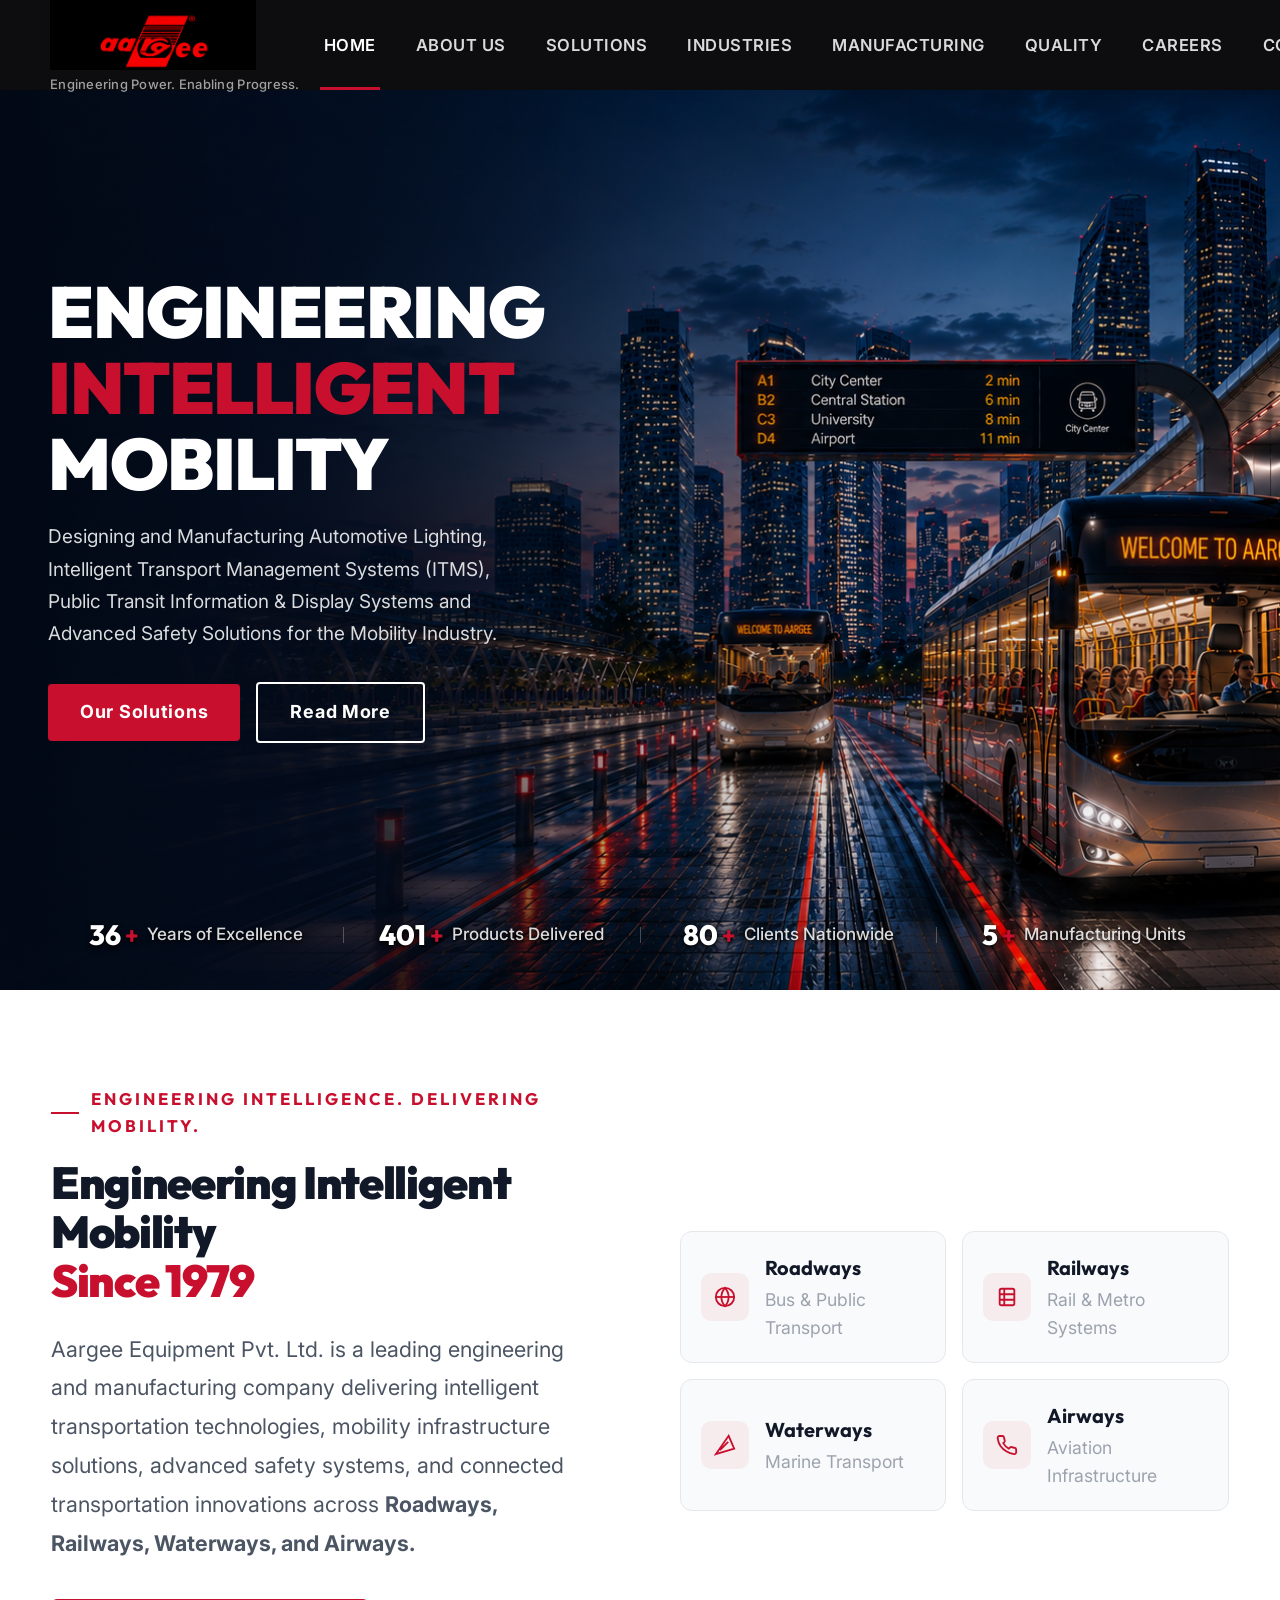
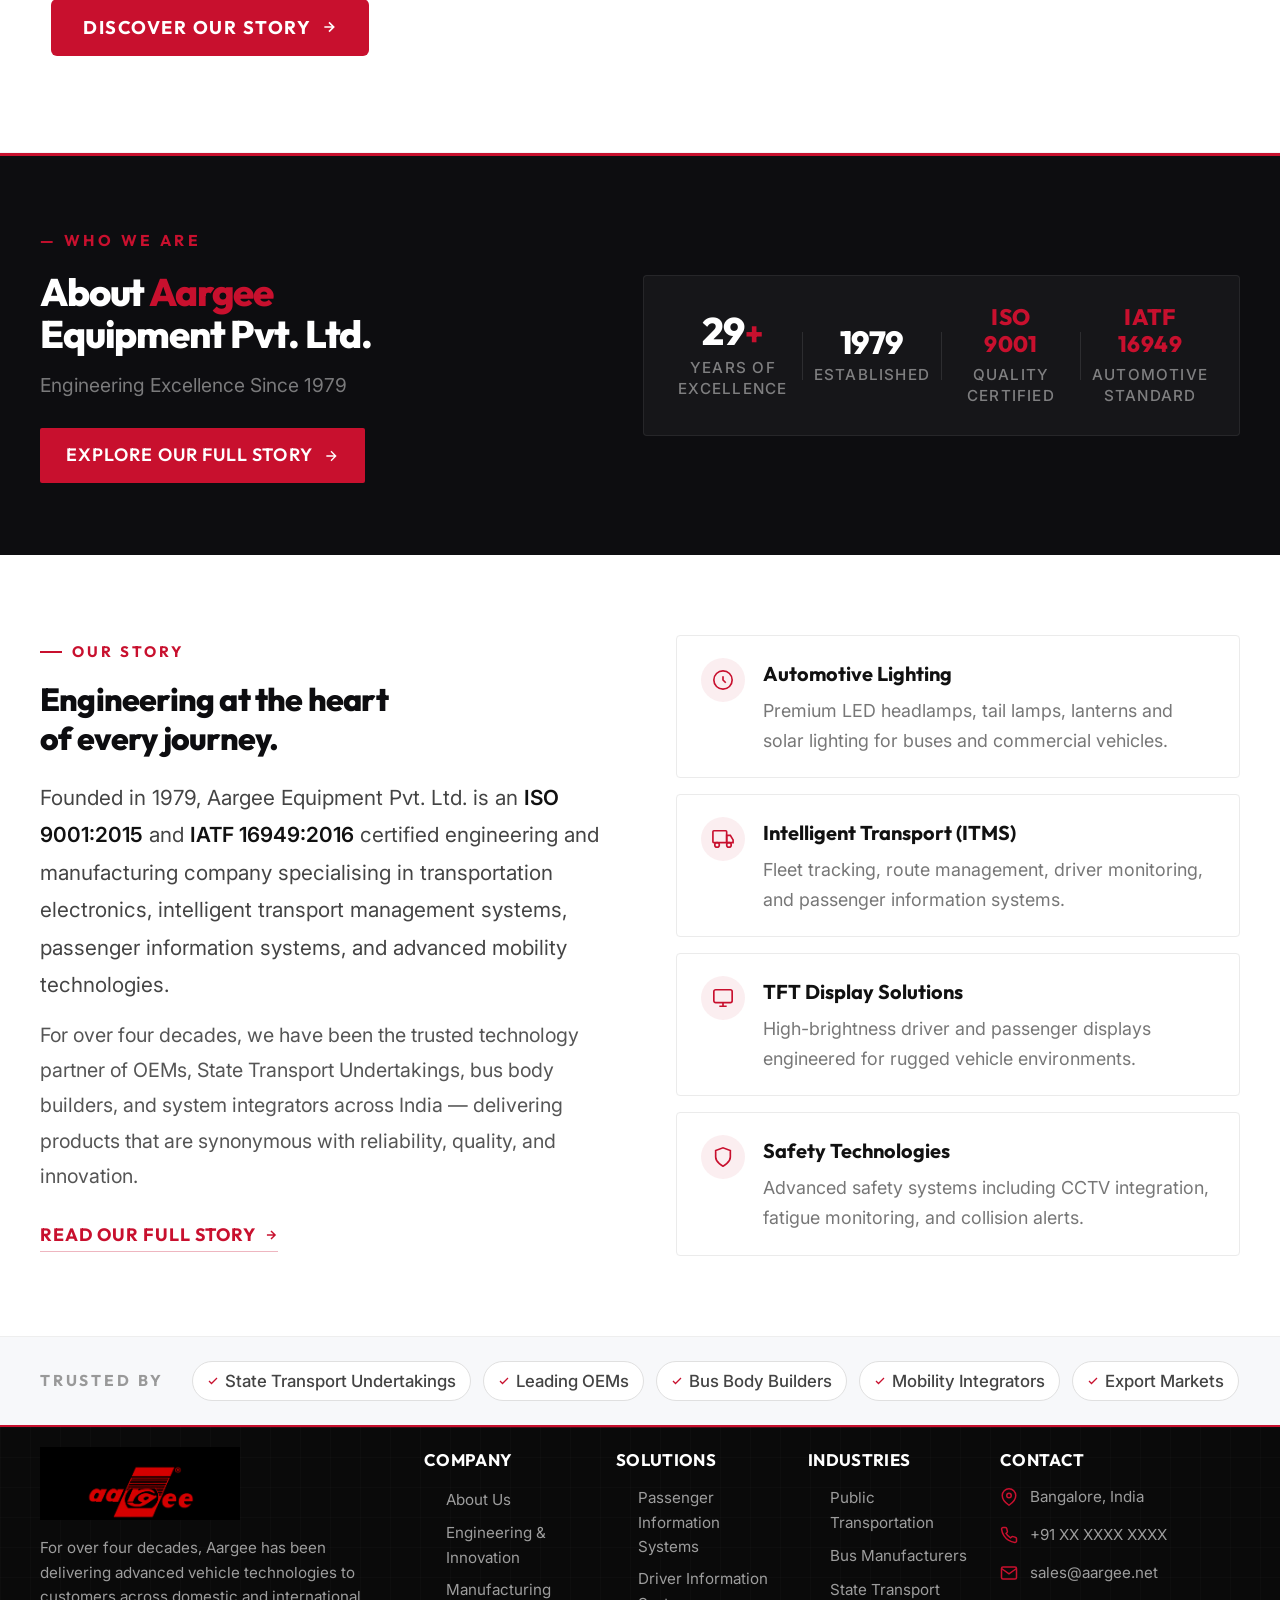
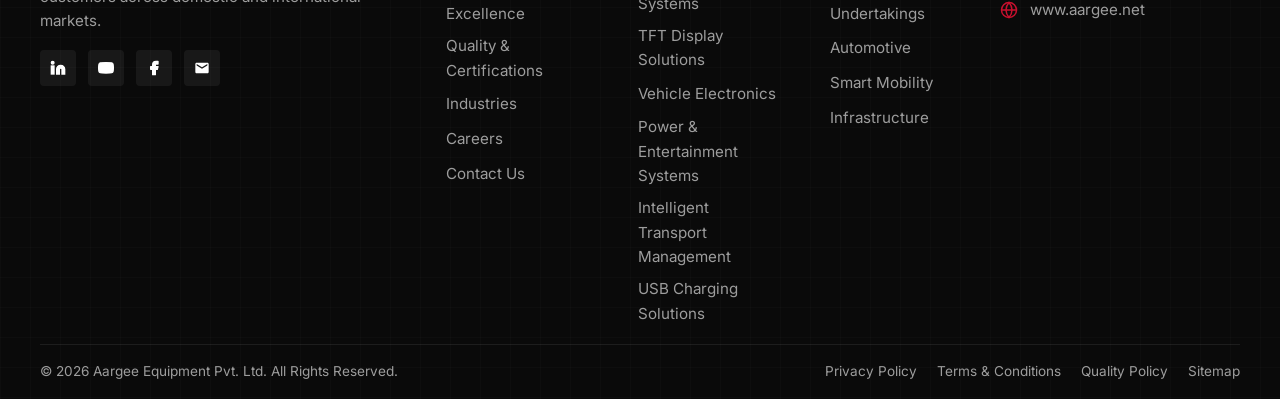
<file: index.html>
<!DOCTYPE html>

<html lang="en">

<head>
    <meta charset="utf-8" />
    <meta content="width=device-width, initial-scale=1.0" name="viewport" />
    <meta
        content="Aargee Equipment Pvt. Ltd. — Over 45 years of engineering excellence in transportation electronics, passenger information systems, vehicle electronics, power systems, and intelligent mobility solutions."
        name="description" />
    <title>Aargee Equipment Pvt. Ltd. | Engineering Intelligent Mobility</title>
    <link href="https://fonts.googleapis.com" rel="preconnect" />
    <link crossorigin="" href="https://fonts.gstatic.com" rel="preconnect" />
    <link
        href="https://fonts.googleapis.com/css2?family=Inter:wght@300;400;500;600;700&amp;family=Outfit:wght@300;400;500;600;700;800;900&amp;display=swap"
        rel="stylesheet" />
    <link href="index.css" rel="stylesheet" />
</head>

<body>

    <!-- ======== NAVIGATION ======== -->
    <nav class="navbar" id="navbar">
        <div class="nav-inner">
            <a class="nav-logo" href="#" id="nav-logo">
                <img alt="Aargee Equipment Pvt. Ltd." class="logo-img" src="aargee-logo.png?v=3" />
                <span class="nav-tagline">Engineering Power. Enabling Progress.</span>
            </a>
            <div class="nav-menu" id="nav-menu">
                <ul class="nav-links">
                    <li><a class="nav-link active" href="index.html" id="nav-home">HOME</a></li>
                    <li><a class="nav-link" href="about.html" id="nav-about">ABOUT US</a></li>
                    <li><a class="nav-link" href="solutions.html" id="nav-solutions">SOLUTIONS</a></li>
                    <li><a class="nav-link" href="industries.html" id="nav-industries">INDUSTRIES</a></li>
                    <li><a class="nav-link" href="manufacturing.html" id="nav-manufacturing">MANUFACTURING</a></li>
                    <li><a class="nav-link" href="#" id="nav-quality">QUALITY</a></li>
                    <li><a class="nav-link" href="#" id="nav-careers">CAREERS</a></li>
                    <li><a class="nav-link" href="#" id="nav-contact">CONTACT</a></li>
                </ul>
            </div>
            <a class="nav-cta" href="#" id="nav-contact-btn">Get A Quote</a>
            <button aria-label="Menu" class="nav-toggle" id="nav-toggle">
                <span></span><span></span><span></span>
            </button>
        </div>
    </nav>
    <!-- ======== HERO SECTION ======== -->
    <section class="hero" id="hero">
        <!-- Full-width background image -->
        <div class="hero-bg">
            <img alt="" class="hero-bg-img" id="hero-bg-img" src="hero-bg.jpg" />
            <div class="hero-overlay"></div>
        </div>
        <!-- Hero Content -->
        <div class="hero-content">
            <div class="hero-text" id="hero-text">
                <h1 class="hero-h1" id="hero-headline">
                    ENGINEERING<br />
                    <span class="h1-highlight">INTELLIGENT</span><br />
                    MOBILITY
                </h1>
                <p class="hero-desc">
                    Designing and Manufacturing Automotive Lighting, Intelligent Transport Management Systems (ITMS),<br
                        class="hide-mobile" />
                    Public Transit Information &amp; Display Systems and Advanced Safety Solutions for the Mobility
                    Industry.
                </p>
                <div class="hero-btns">
                    <a class="btn-primary" href="#" id="btn-explore">
                        Our Solutions
                    </a>
                    <a class="btn-outline" href="#" id="btn-contact">
                        Read More
                    </a>
                </div>
            </div>
        </div>
        <!-- Bottom Stats Strip -->
        <div class="hero-stats" id="hero-stats">
            <div class="stat-item">
                <span class="stat-number" data-count="45">0</span>
                <span class="stat-plus">+</span>
                <span class="stat-label">Years of Excellence</span>
            </div>
            <div class="stat-sep"></div>
            <div class="stat-item">
                <span class="stat-number" data-count="500">0</span>
                <span class="stat-plus">+</span>
                <span class="stat-label">Products Delivered</span>
            </div>
            <div class="stat-sep"></div>
            <div class="stat-item">
                <span class="stat-number" data-count="100">0</span>
                <span class="stat-plus">+</span>
                <span class="stat-label">Clients Nationwide</span>
            </div>
            <div class="stat-sep"></div>
            <div class="stat-item">
                <span class="stat-number" data-count="6">0</span>
                <span class="stat-plus">+</span>
                <span class="stat-label">Manufacturing Units</span>
            </div>
        </div>
    </section>

    <!-- ======================================================
         TRUST STRIP
         ====================================================== -->


    <!-- ======================================================
         COMPANY POSITIONING STATEMENT
         ====================================================== -->
    <section class="hp-positioning" id="company-positioning">
        <div class="hp-pos-inner">
            <div class="hp-pos-text">
                <div class="hp-pos-lbl">Engineering Intelligence. Delivering Mobility.</div>
                <h2 class="hp-pos-h2">Engineering Intelligent Mobility<br><span class="hp-red">Since 1979</span></h2>
                <p class="hp-pos-body">Aargee Equipment Pvt. Ltd. is a leading engineering and manufacturing company
                    delivering intelligent transportation technologies, mobility infrastructure solutions, advanced
                    safety systems, and connected transportation innovations across <strong>Roadways, Railways,
                        Waterways, and Airways.</strong></p>
                <a href="about.html" class="hp-pos-cta" id="btn-learn-more">
                    Discover Our Story
                    <svg width="16" height="16" viewBox="0 0 24 24" fill="none" stroke="currentColor"
                        stroke-width="2.5">
                        <path d="M5 12h14M12 5l7 7-7 7" />
                    </svg>
                </a>
            </div>
            <div class="hp-pos-pillars">
                <div class="hp-pillar" id="hpil-1">
                    <div class="hp-pillar-icon">
                        <svg width="22" height="22" viewBox="0 0 24 24" fill="none" stroke="currentColor"
                            stroke-width="2">
                            <circle cx="12" cy="12" r="10" />
                            <path
                                d="M12 2a15.3 15.3 0 0 1 4 10 15.3 15.3 0 0 1-4 10 15.3 15.3 0 0 1-4-10 15.3 15.3 0 0 1 4-10z" />
                            <line x1="2" y1="12" x2="22" y2="12" />
                        </svg>
                    </div>
                    <div>
                        <h4>Roadways</h4>
                        <p>Bus &amp; Public Transport</p>
                    </div>
                </div>
                <div class="hp-pillar" id="hpil-2">
                    <div class="hp-pillar-icon">
                        <svg width="22" height="22" viewBox="0 0 24 24" fill="none" stroke="currentColor"
                            stroke-width="2">
                            <rect x="4" y="3" width="16" height="18" rx="2" />
                            <path d="M9 3v18M4 9h16M4 15h16" />
                        </svg>
                    </div>
                    <div>
                        <h4>Railways</h4>
                        <p>Rail &amp; Metro Systems</p>
                    </div>
                </div>
                <div class="hp-pillar" id="hpil-3">
                    <div class="hp-pillar-icon">
                        <svg width="22" height="22" viewBox="0 0 24 24" fill="none" stroke="currentColor"
                            stroke-width="2">
                            <path d="M2 22l20-6-6-14L2 22zM15.5 8.5l-9 9" />
                        </svg>
                    </div>
                    <div>
                        <h4>Waterways</h4>
                        <p>Marine Transport</p>
                    </div>
                </div>
                <div class="hp-pillar" id="hpil-4">
                    <div class="hp-pillar-icon">
                        <svg width="22" height="22" viewBox="0 0 24 24" fill="none" stroke="currentColor"
                            stroke-width="2">
                            <path
                                d="M22 16.92v3a2 2 0 0 1-2.18 2 19.79 19.79 0 0 1-8.63-3.07A19.5 19.5 0 0 1 4.9 13.12a19.79 19.79 0 0 1-3.07-8.67A2 2 0 0 1 3.8 2.2h3a2 2 0 0 1 2 1.72c.127.96.361 1.903.7 2.81a2 2 0 0 1-.45 2.11L7.91 9.91a16 16 0 0 0 6.06 6.06l1.21-1.21a2 2 0 0 1 2.11-.45c.907.339 1.85.573 2.81.7A2 2 0 0 1 22 16.92z" />
                        </svg>
                    </div>
                    <div>
                        <h4>Airways</h4>
                        <p>Aviation Infrastructure</p>
                    </div>
                </div>
            </div>
        </div>
    </section>

    <!-- ======================================================
         ABOUT AARGEE — HOMEPAGE PREVIEW SECTION
         ====================================================== -->
    <section class="home-about" id="about-preview">
        <!-- Dark intro band -->
        <div class="ha-band">
            <div class="ha-band-inner">
                <div class="ha-band-left">
                    <span class="ha-eyebrow">— WHO WE ARE</span>
                    <h2 class="ha-heading">About <span class="ha-red">Aargee</span><br />Equipment Pvt. Ltd.</h2>
                    <p class="ha-sub">Engineering Excellence Since 1979</p>
                    <a class="ha-cta" href="about.html" id="btn-about-full">
                        Explore Our Full Story
                        <svg fill="none" height="16" stroke="currentColor" stroke-width="2" viewbox="0 0 24 24"
                            width="16">
                            <path d="M5 12h14M12 5l7 7-7 7"></path>
                        </svg>
                    </a>
                </div>
                <div class="ha-band-stats">
                    <div class="ha-big-stat">
                        <div style="display:inline-flex;align-items:baseline;gap:2px;"><span class="ha-big-num"
                                data-count="45">0</span><span class="ha-big-suf">+</span></div>
                        <span class="ha-big-lbl">Years of Excellence</span>
                    </div>
                    <div class="ha-sep"></div>
                    <div class="ha-big-stat">
                        <span class="ha-big-fixed">1979</span>
                        <span class="ha-big-lbl">Established</span>
                    </div>
                    <div class="ha-sep"></div>
                    <div class="ha-big-stat">
                        <span class="ha-cert-txt">ISO<br />9001</span>
                        <span class="ha-big-lbl">Quality Certified</span>
                    </div>
                    <div class="ha-sep"></div>
                    <div class="ha-big-stat">
                        <span class="ha-cert-txt">IATF<br />16949</span>
                        <span class="ha-big-lbl">Automotive Standard</span>
                    </div>
                </div>
            </div>
        </div>
        <!-- White editorial content -->
        <div class="ha-editorial">
            <div class="ha-edit-inner">
                <!-- Left: Text -->
                <div class="ha-edit-text">
                    <span class="ha-edit-label">OUR STORY</span>
                    <h3 class="ha-edit-heading">Engineering at the heart<br />of every journey.</h3>
                    <p class="ha-edit-para ha-lead">
                        Founded in 1979, Aargee Equipment Pvt. Ltd. is an <strong>ISO 9001:2015</strong> and
                        <strong>IATF 16949:2016</strong> certified engineering and manufacturing company specialising in
                        transportation electronics, intelligent transport management systems, passenger information
                        systems, and advanced mobility technologies.
                    </p>
                    <p class="ha-edit-para">
                        For over four decades, we have been the trusted technology partner of OEMs, State Transport
                        Undertakings, bus body builders, and system integrators across India — delivering products that
                        are synonymous with reliability, quality, and innovation.
                    </p>
                    <a class="ha-read-more" href="about.html" id="btn-about-readmore">
                        Read Our Full Story
                        <svg fill="none" height="14" stroke="currentColor" stroke-width="2.5" viewbox="0 0 24 24"
                            width="14">
                            <path d="M5 12h14M12 5l7 7-7 7"></path>
                        </svg>
                    </a>
                </div>
                <!-- Right: Capability Cards -->
                <div class="ha-edit-cards">
                    <div class="ha-cap-card" id="hc-1">
                        <div class="ha-cap-icon">
                            <svg fill="none" height="22" stroke="currentColor" stroke-width="1.8" viewbox="0 0 24 24"
                                width="22">
                                <circle cx="12" cy="12" r="10"></circle>
                                <path d="M12 8v4l3 3"></path>
                            </svg>
                        </div>
                        <div>
                            <h4>Automotive Lighting</h4>
                            <p>Premium LED headlamps, tail lamps, lanterns and solar lighting for buses and commercial
                                vehicles.</p>
                        </div>
                    </div>
                    <div class="ha-cap-card" id="hc-2">
                        <div class="ha-cap-icon">
                            <svg fill="none" height="22" stroke="currentColor" stroke-width="1.8" viewbox="0 0 24 24"
                                width="22">
                                <rect height="13" rx="1" width="15" x="1" y="3"></rect>
                                <path d="M16 8h4l3 5v3h-7V8z"></path>
                                <circle cx="5.5" cy="18.5" r="2.5"></circle>
                                <circle cx="18.5" cy="18.5" r="2.5"></circle>
                            </svg>
                        </div>
                        <div>
                            <h4>Intelligent Transport (ITMS)</h4>
                            <p>Fleet tracking, route management, driver monitoring, and passenger information systems.
                            </p>
                        </div>
                    </div>
                    <div class="ha-cap-card" id="hc-3">
                        <div class="ha-cap-icon">
                            <svg fill="none" height="22" stroke="currentColor" stroke-width="1.8" viewbox="0 0 24 24"
                                width="22">
                                <rect height="14" rx="2" width="20" x="2" y="3"></rect>
                                <path d="M8 21h8M12 17v4"></path>
                            </svg>
                        </div>
                        <div>
                            <h4>TFT Display Solutions</h4>
                            <p>High-brightness driver and passenger displays engineered for rugged vehicle environments.
                            </p>
                        </div>
                    </div>
                    <div class="ha-cap-card" id="hc-4">
                        <div class="ha-cap-icon">
                            <svg fill="none" height="22" stroke="currentColor" stroke-width="1.8" viewbox="0 0 24 24"
                                width="22">
                                <path d="M12 22s8-4 8-10V5l-8-3-8 3v7c0 6 8 10 8 10z"></path>
                            </svg>
                        </div>
                        <div>
                            <h4>Safety Technologies</h4>
                            <p>Advanced safety systems including CCTV integration, fatigue monitoring, and collision
                                alerts.</p>
                        </div>
                    </div>
                </div>
            </div>
        </div>
        <!-- Trust bar -->
        <div class="ha-trust-bar">
            <span class="ha-trust-label">Trusted By</span>
            <div class="ha-trust-items">
                <div class="ha-trust-chip">
                    <svg fill="none" height="12" stroke="currentColor" stroke-width="2.5" viewbox="0 0 24 24"
                        width="12">
                        <polyline points="20 6 9 17 4 12"></polyline>
                    </svg>
                    State Transport Undertakings
                </div>
                <div class="ha-trust-chip">
                    <svg fill="none" height="12" stroke="currentColor" stroke-width="2.5" viewbox="0 0 24 24"
                        width="12">
                        <polyline points="20 6 9 17 4 12"></polyline>
                    </svg>
                    Leading OEMs
                </div>
                <div class="ha-trust-chip">
                    <svg fill="none" height="12" stroke="currentColor" stroke-width="2.5" viewbox="0 0 24 24"
                        width="12">
                        <polyline points="20 6 9 17 4 12"></polyline>
                    </svg>
                    Bus Body Builders
                </div>
                <div class="ha-trust-chip">
                    <svg fill="none" height="12" stroke="currentColor" stroke-width="2.5" viewbox="0 0 24 24"
                        width="12">
                        <polyline points="20 6 9 17 4 12"></polyline>
                    </svg>
                    Mobility Integrators
                </div>
                <div class="ha-trust-chip">
                    <svg fill="none" height="12" stroke="currentColor" stroke-width="2.5" viewbox="0 0 24 24"
                        width="12">
                        <polyline points="20 6 9 17 4 12"></polyline>
                    </svg>
                    Export Markets
                </div>
            </div>
        </div>
    </section><!-- /home-about -->
    <!-- PREMIUM FOOTER -->
    <footer class="premium-footer">
        <div class="pf-inner">
            <div class="pf-grid">
                <!-- Column 1 -->
                <div class="pf-col pf-col-1">
                    <img alt="Aargee Equipment Pvt. Ltd." class="pf-logo-img" src="aargee-logo.png?v=3" />
                    
                    <p>For over four decades, Aargee has been delivering advanced vehicle technologies to customers
                        across domestic and international markets.</p>
                    <div class="pf-socials">
                        <a aria-label="LinkedIn" href="#"><svg class="premium-icon-anim" fill="none" height="18"
                                stroke="currentColor" stroke-width="2" viewbox="0 0 24 24" width="18">
                                <path
                                    d="M16 8a6 6 0 0 1 6 6v7h-4v-7a2 2 0 0 0-2-2 2 2 0 0 0-2 2v7h-4v-7a6 6 0 0 1 6-6z">
                                </path>
                                <rect height="12" width="4" x="2" y="9"></rect>
                                <circle cx="4" cy="4" r="2"></circle>
                            </svg></a>
                        <a aria-label="YouTube" href="#"><svg class="premium-icon-anim" fill="none" height="18"
                                stroke="currentColor" stroke-width="2" viewbox="0 0 24 24" width="18">
                                <path
                                    d="M22.54 6.42a2.78 2.78 0 0 0-1.94-2C18.88 4 12 4 12 4s-6.88 0-8.6.46a2.78 2.78 0 0 0-1.94 2A29 29 0 0 0 1 11.75a29 29 0 0 0 .46 5.33 2.78 2.78 0 0 0 1.94 2c1.72.46 8.6.46 8.6.46s6.88 0 8.6-.46a2.78 2.78 0 0 0 1.94-2 29 29 0 0 0 .46-5.33 29 29 0 0 0-.46-5.33z">
                                </path>
                                <polygon points="9.75 15.02 15.5 11.75 9.75 8.48 9.75 15.02"></polygon>
                            </svg></a>
                        <a aria-label="Facebook" href="#"><svg class="premium-icon-anim" fill="none" height="18"
                                stroke="currentColor" stroke-linecap="round" stroke-linejoin="round" stroke-width="2"
                                viewbox="0 0 24 24" width="18">
                                <path d="M18 2h-3a5 5 0 0 0-5 5v3H7v4h3v8h4v-8h3l1-4h-4V7a1 1 0 0 1 1-1h3z"></path>
                            </svg></a>
                        <a aria-label="Email" href="#"><svg viewbox="0 0 24 24">
                                <path
                                    d="M20 4H4c-1.1 0-2 .9-2 2v12c0 1.1.9 2 2 2h16c1.1 0 2-.9 2-2V6c0-1.1-.9-2-2-2zm0 4.236l-8 4.882-8-4.882V6l8 4.882L20 6v2.236z">
                                </path>
                            </svg></a>
                    </div>
                </div>
                <!-- Column 2 -->
                <div class="pf-col">
                    <h4>COMPANY</h4>
                    <ul class="pf-links">
                        <li><a href="#">About Us</a></li>
                        <li><a href="#">Engineering &amp; Innovation</a></li>
                        <li><a href="#">Manufacturing Excellence</a></li>
                        <li><a href="#">Quality &amp; Certifications</a></li>
                        <li><a href="#">Industries</a></li>
                        <li><a href="#">Careers</a></li>
                        <li><a href="#">Contact Us</a></li>
                    </ul>
                </div>
                <!-- Column 3 -->
                <div class="pf-col">
                    <h4>SOLUTIONS</h4>
                    <ul class="pf-links">
                        <li><a href="#">Passenger Information Systems</a></li>
                        <li><a href="#">Driver Information Systems</a></li>
                        <li><a href="#">TFT Display Solutions</a></li>
                        <li><a href="#">Vehicle Electronics</a></li>
                        <li><a href="#">Power &amp; Entertainment Systems</a></li>
                        <li><a href="#">Intelligent Transport Management</a></li>
                        <li><a href="#">USB Charging Solutions</a></li>
                    </ul>
                </div>
                <!-- Column 4 -->
                <div class="pf-col">
                    <h4>INDUSTRIES</h4>
                    <ul class="pf-links">
                        <li><a href="#">Public Transportation</a></li>
                        <li><a href="#">Bus Manufacturers</a></li>
                        <li><a href="#">State Transport Undertakings</a></li>
                        <li><a href="#">Automotive</a></li>
                        <li><a href="#">Smart Mobility</a></li>
                        <li><a href="#">Infrastructure</a></li>
                    </ul>
                </div>
                <!-- Column 5 -->
                <div class="pf-col">
                    <h4>CONTACT</h4>
                    <div class="pf-contact-item">
                        <div class="pf-contact-icon">
                            <svg fill="none" height="20" stroke="currentColor" stroke-width="2" viewbox="0 0 24 24"
                                width="20">
                                <path d="M21 10c0 7-9 13-9 13s-9-6-9-13a9 9 0 0 1 18 0z"></path>
                                <circle cx="12" cy="10" r="3"></circle>
                            </svg>
                        </div>
                        <div class="pf-contact-text">
                            Bangalore, India
                        </div>
                    </div>
                    <div class="pf-contact-item">
                        <div class="pf-contact-icon">
                            <svg fill="none" height="20" stroke="currentColor" stroke-width="2" viewbox="0 0 24 24"
                                width="20">
                                <path
                                    d="M22 16.92v3a2 2 0 0 1-2.18 2 19.79 19.79 0 0 1-8.63-3.07 19.5 19.5 0 0 1-6-6 19.79 19.79 0 0 1-3.07-8.67A2 2 0 0 1 4.11 2h3a2 2 0 0 1 2 1.72 12.84 12.84 0 0 0 .7 2.81 2 2 0 0 1-.45 2.11L8.09 9.91a16 16 0 0 0 6 6l1.27-1.27a2 2 0 0 1 2.11-.45 12.84 12.84 0 0 0 2.81.7A2 2 0 0 1 22 16.92z">
                                </path>
                            </svg>
                        </div>
                        <div class="pf-contact-text">
                            <a href="tel:+91XXXXXXXXXX">+91 XX XXXX XXXX</a>
                        </div>
                    </div>
                    <div class="pf-contact-item">
                        <div class="pf-contact-icon">
                            <svg fill="none" height="20" stroke="currentColor" stroke-width="2" viewbox="0 0 24 24"
                                width="20">
                                <path d="M4 4h16c1.1 0 2 .9 2 2v12c0 1.1-.9 2-2 2H4c-1.1 0-2-.9-2-2V6c0-1.1.9-2 2-2z">
                                </path>
                                <polyline points="22,6 12,13 2,6"></polyline>
                            </svg>
                        </div>
                        <div class="pf-contact-text">
                            <a href="mailto:sales@aargee.net">sales@aargee.net</a>
                        </div>
                    </div>
                    <div class="pf-contact-item">
                        <div class="pf-contact-icon">
                            <svg fill="none" height="20" stroke="currentColor" stroke-width="2" viewbox="0 0 24 24"
                                width="20">
                                <circle cx="12" cy="12" r="10"></circle>
                                <line x1="2" x2="22" y1="12" y2="12"></line>
                                <path
                                    d="M12 2a15.3 15.3 0 0 1 4 10 15.3 15.3 0 0 1-4 10 15.3 15.3 0 0 1-4-10 15.3 15.3 0 0 1 4-10z">
                                </path>
                            </svg>
                        </div>
                        <div class="pf-contact-text">
                            <a href="http://www.aargee.net">www.aargee.net</a>
                        </div>
                    </div>
                </div>
            </div>
            <div class="pf-copyright">
                <div class="pf-copy-text">
                    © 2026 Aargee Equipment Pvt. Ltd. All Rights Reserved.
                </div>
                <div class="pf-copy-links">
                    <a href="#">Privacy Policy</a>
                    <a href="#">Terms &amp; Conditions</a>
                    <a href="#">Quality Policy</a>
                    <a href="#">Sitemap</a>
                </div>
            </div>
        </div>
    </footer>
    <script src="main.js"></script>
    <script>
        (function () {
            var navbar = document.getElementById('navbar');
            if (!navbar) return;
            window.addEventListener('scroll', function () {
                navbar.classList.toggle('scrolled', window.scrollY > 45);
            }, { passive: true });
        })();
    </script>
</body>

</html>
</file>
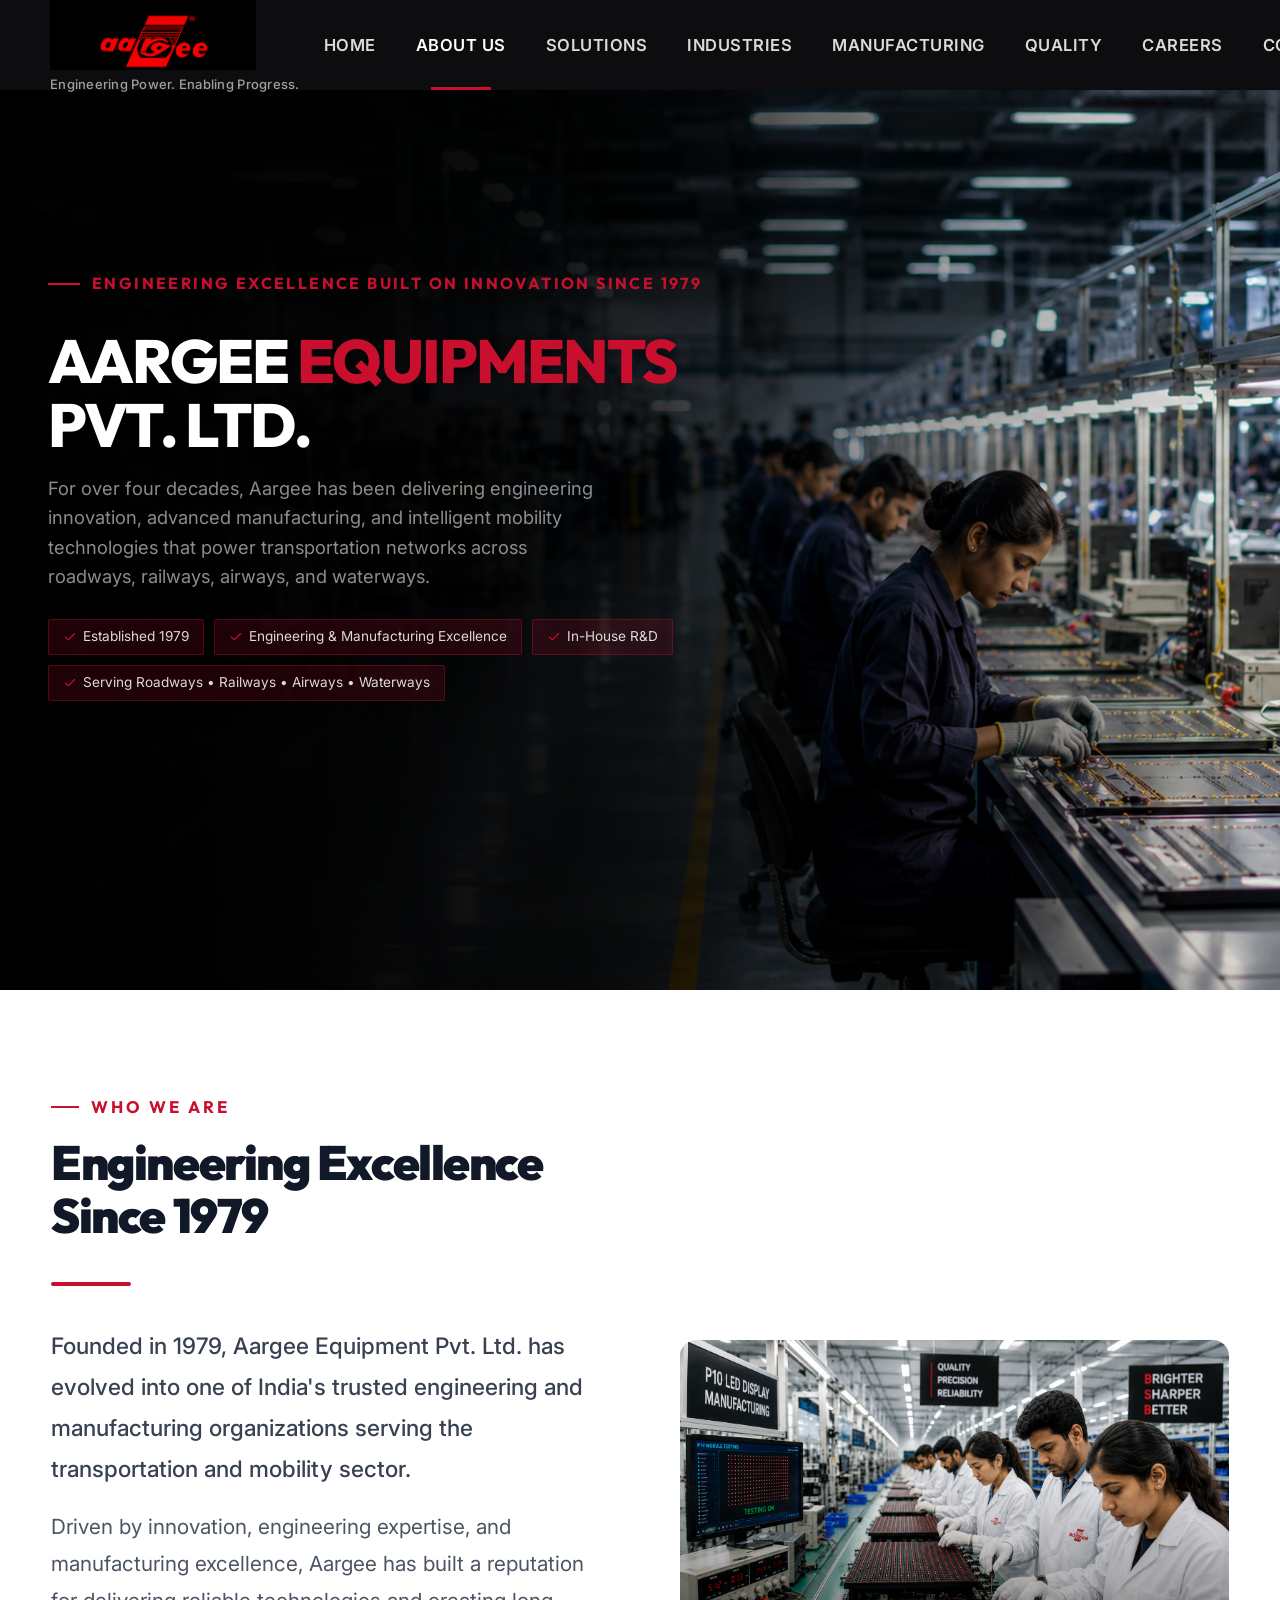
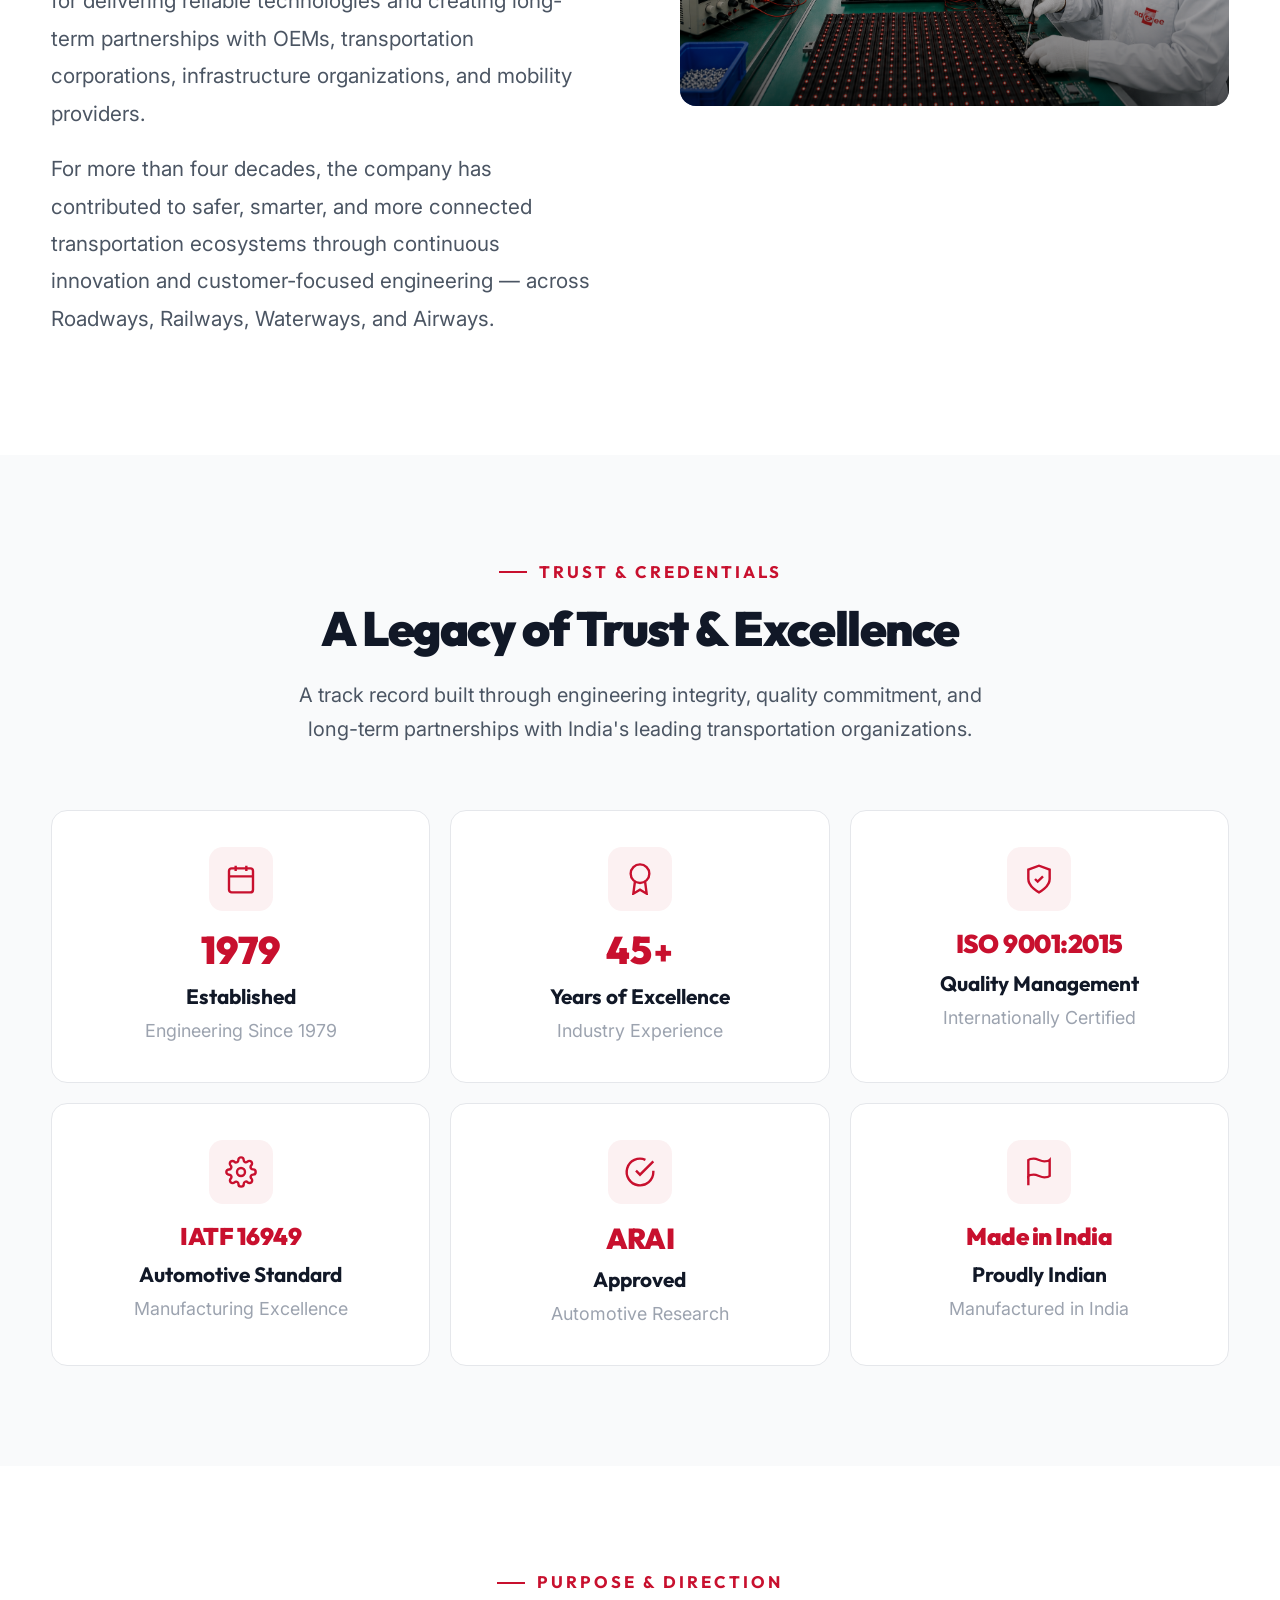
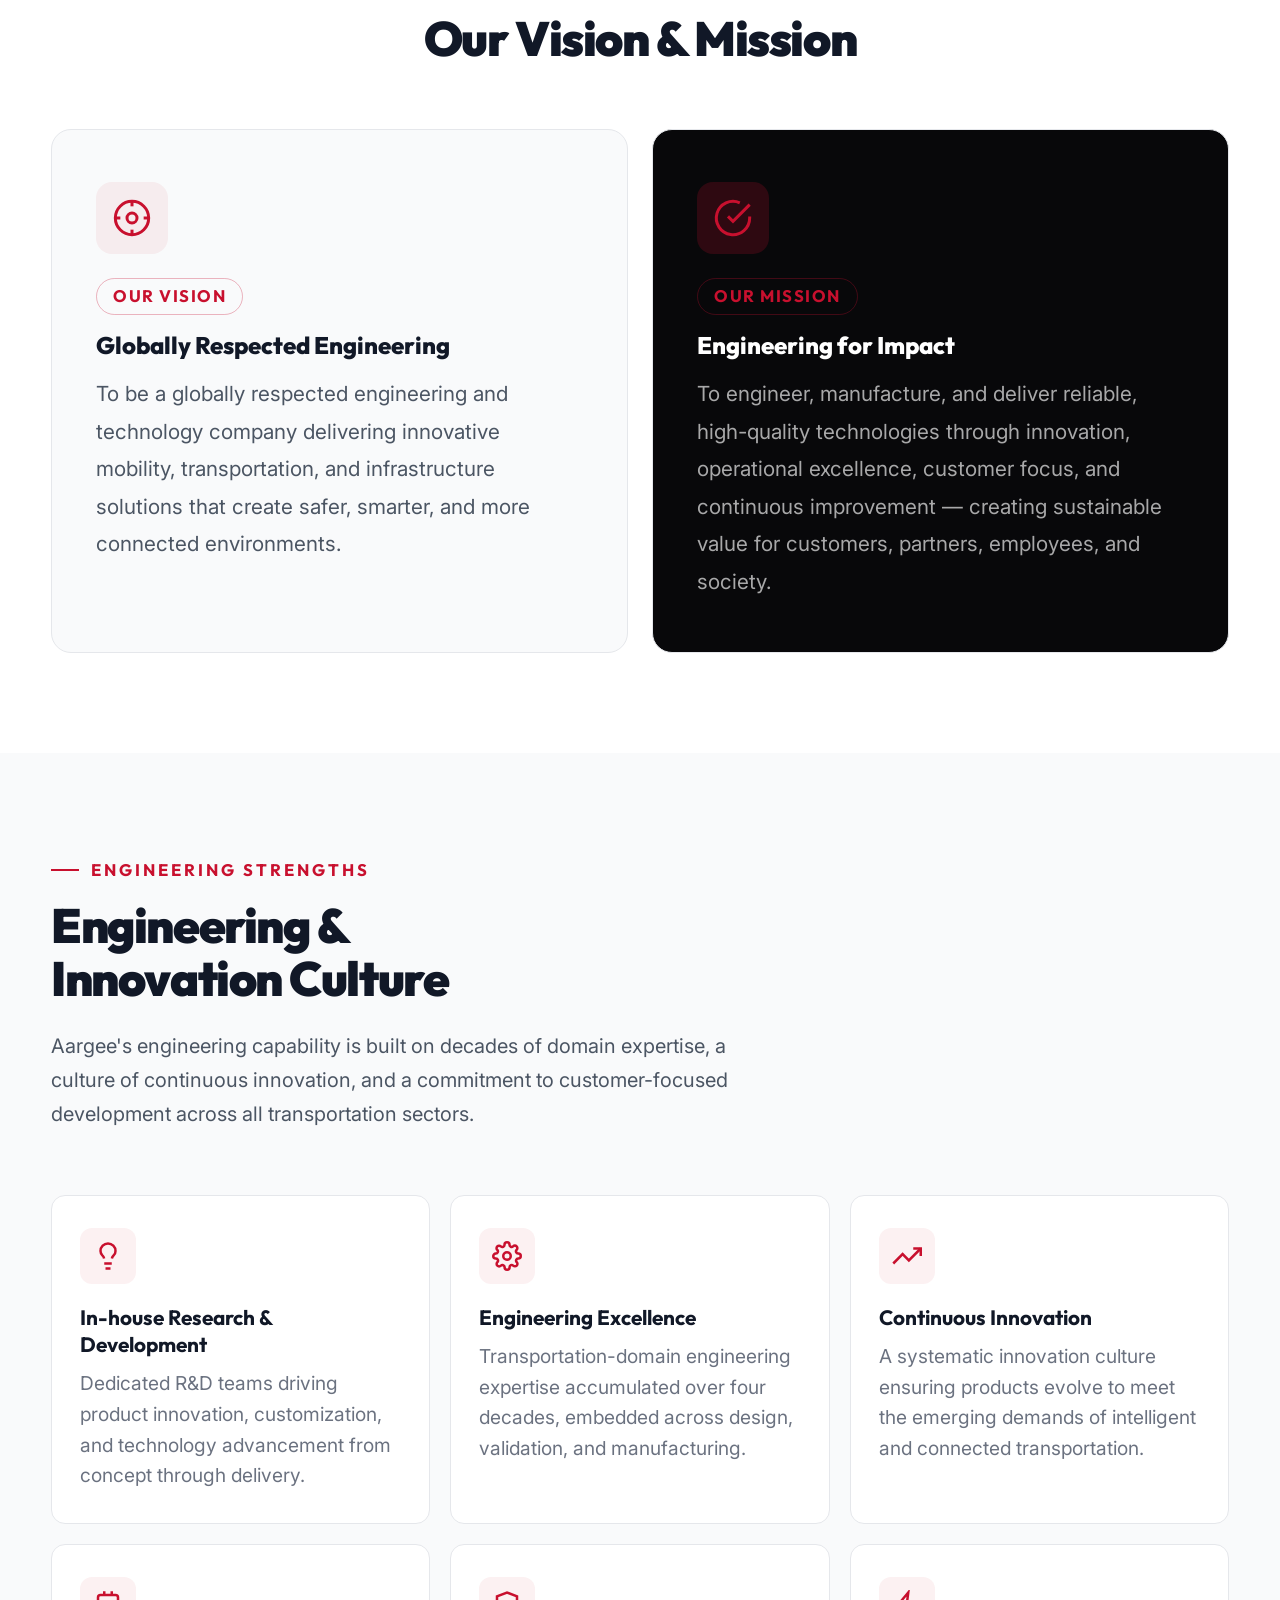
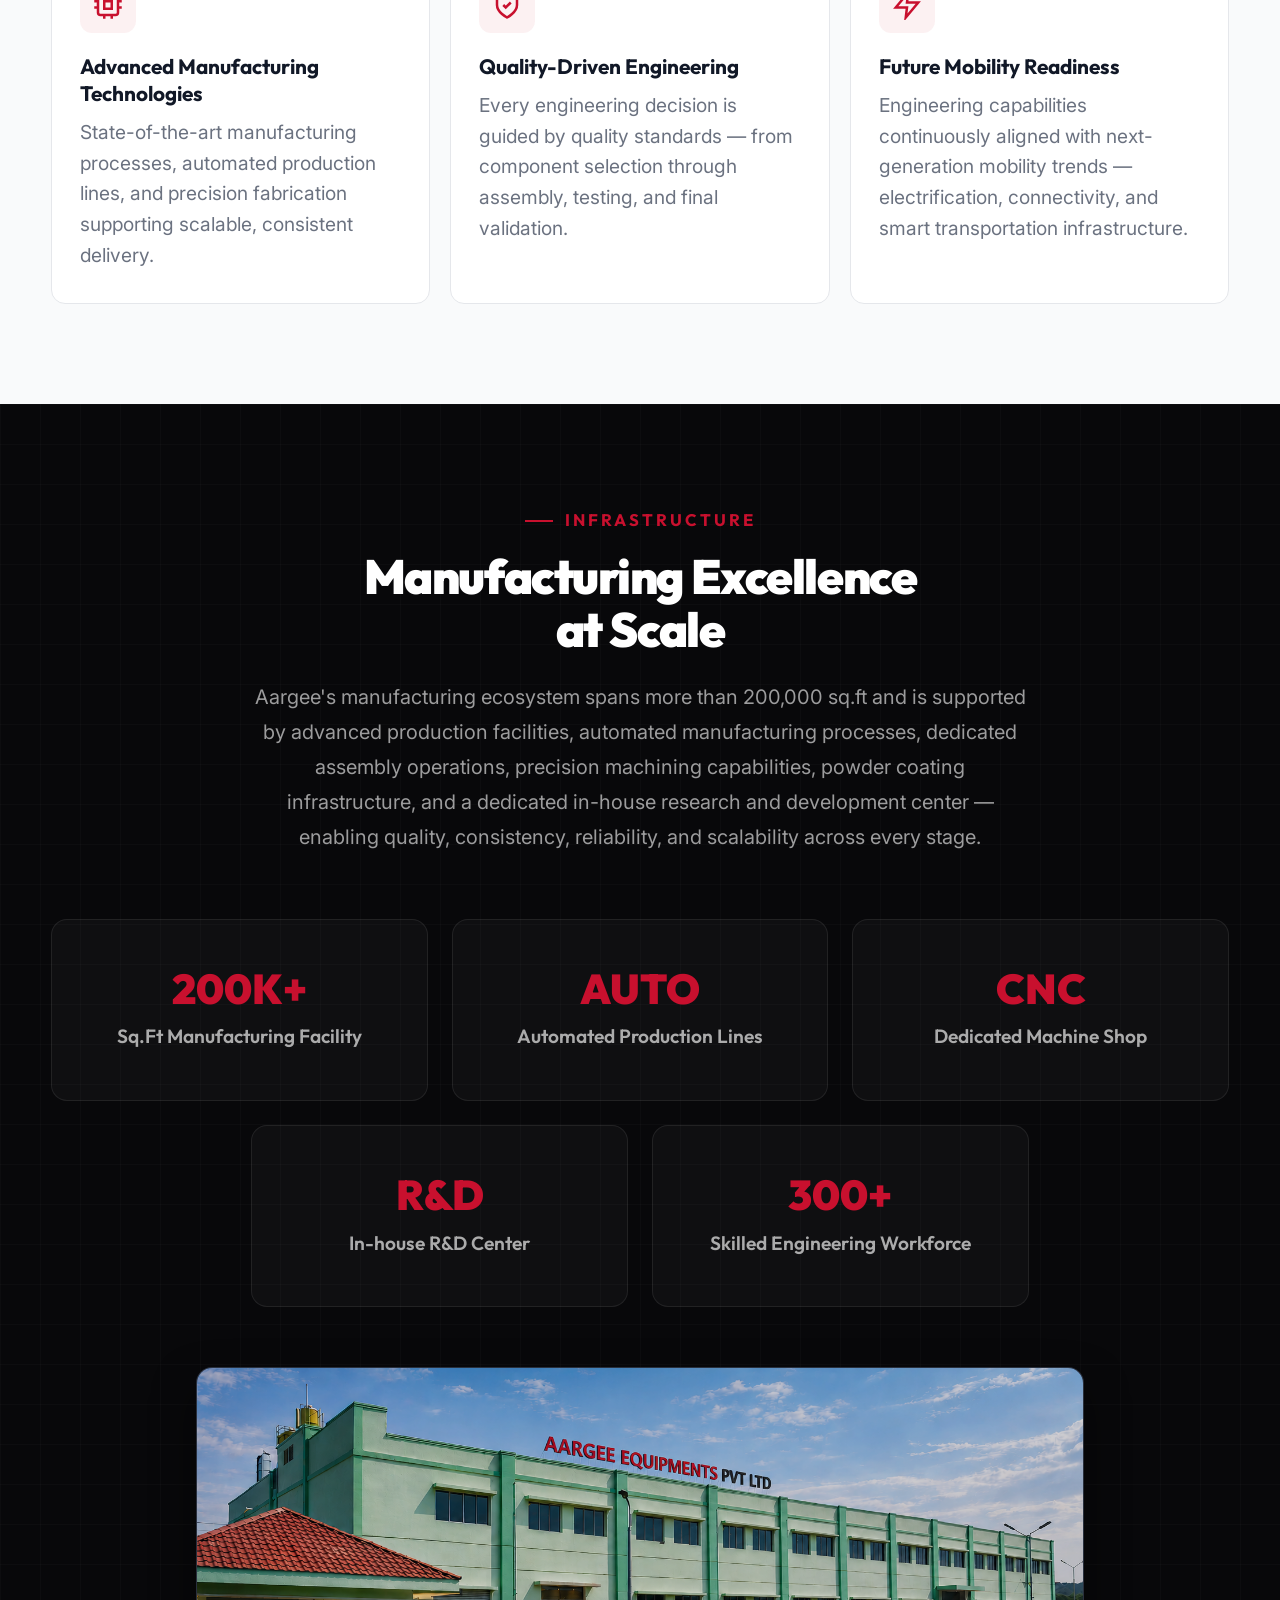
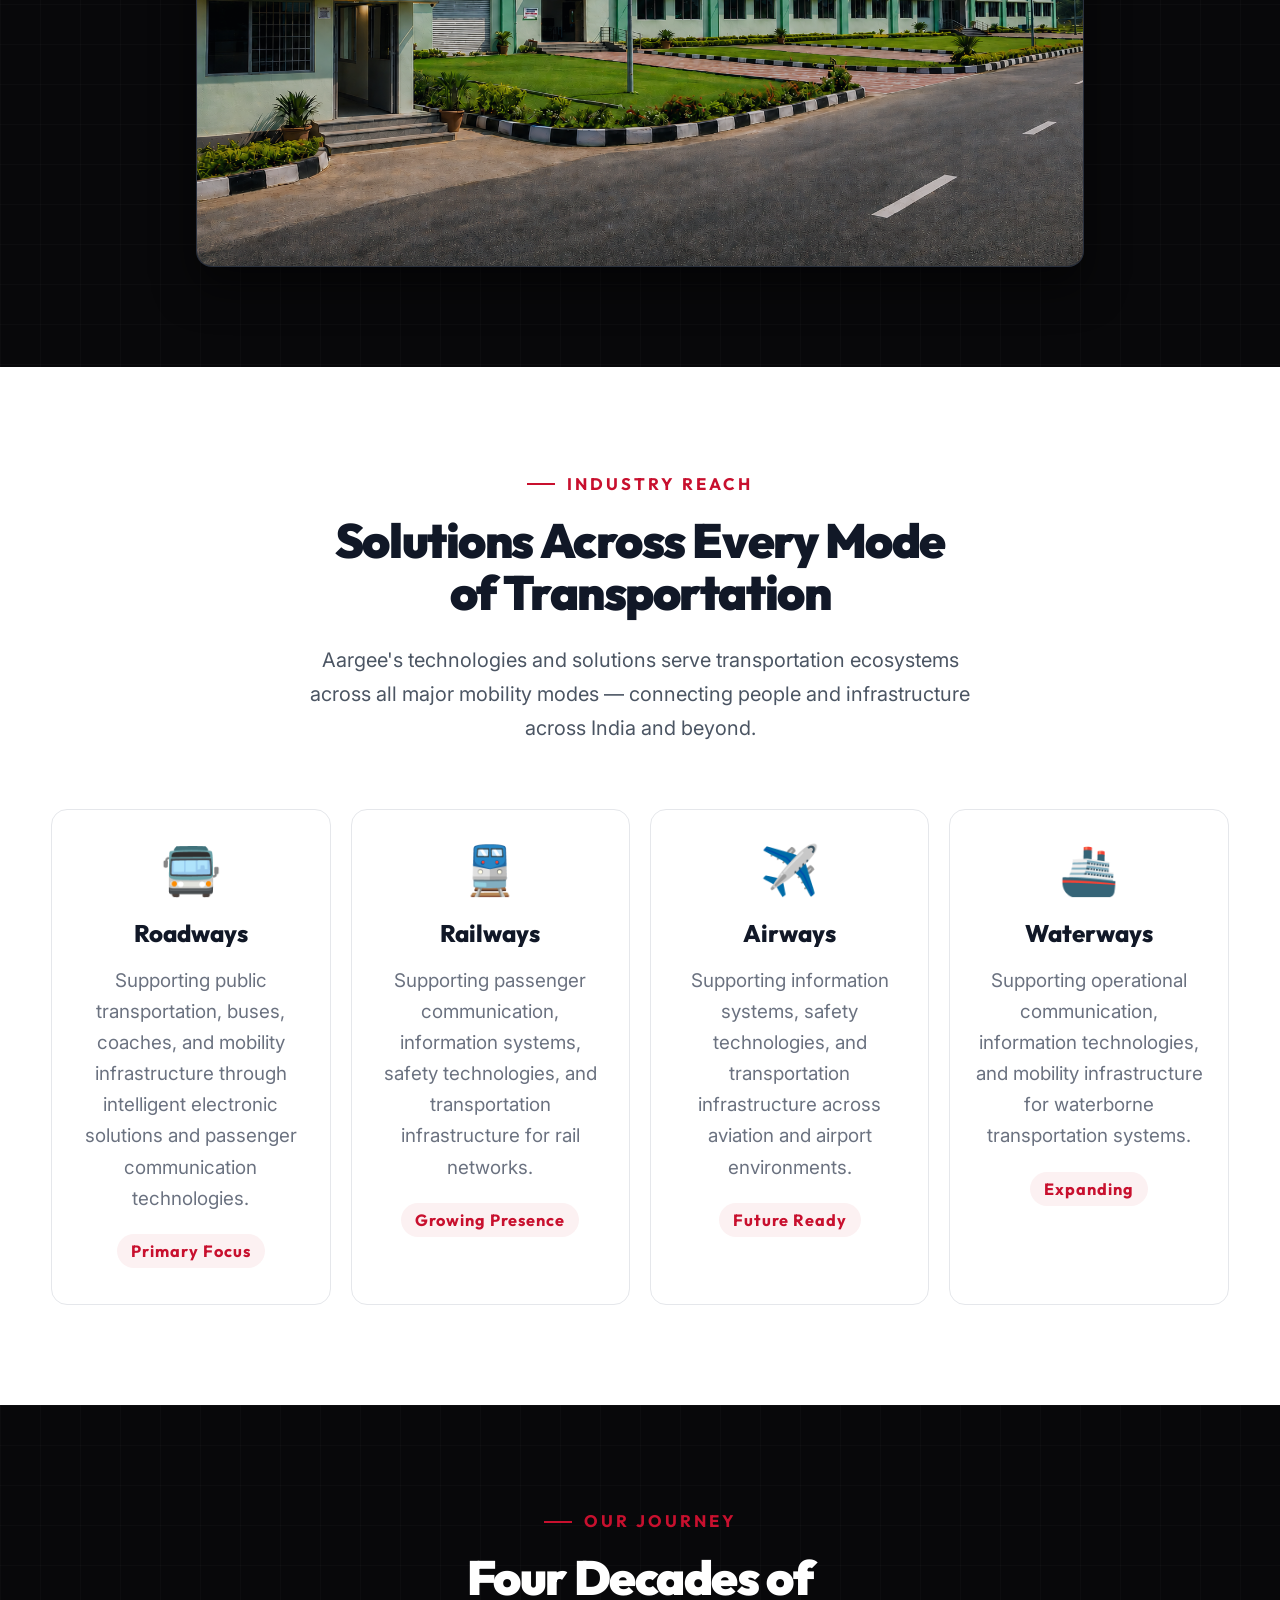
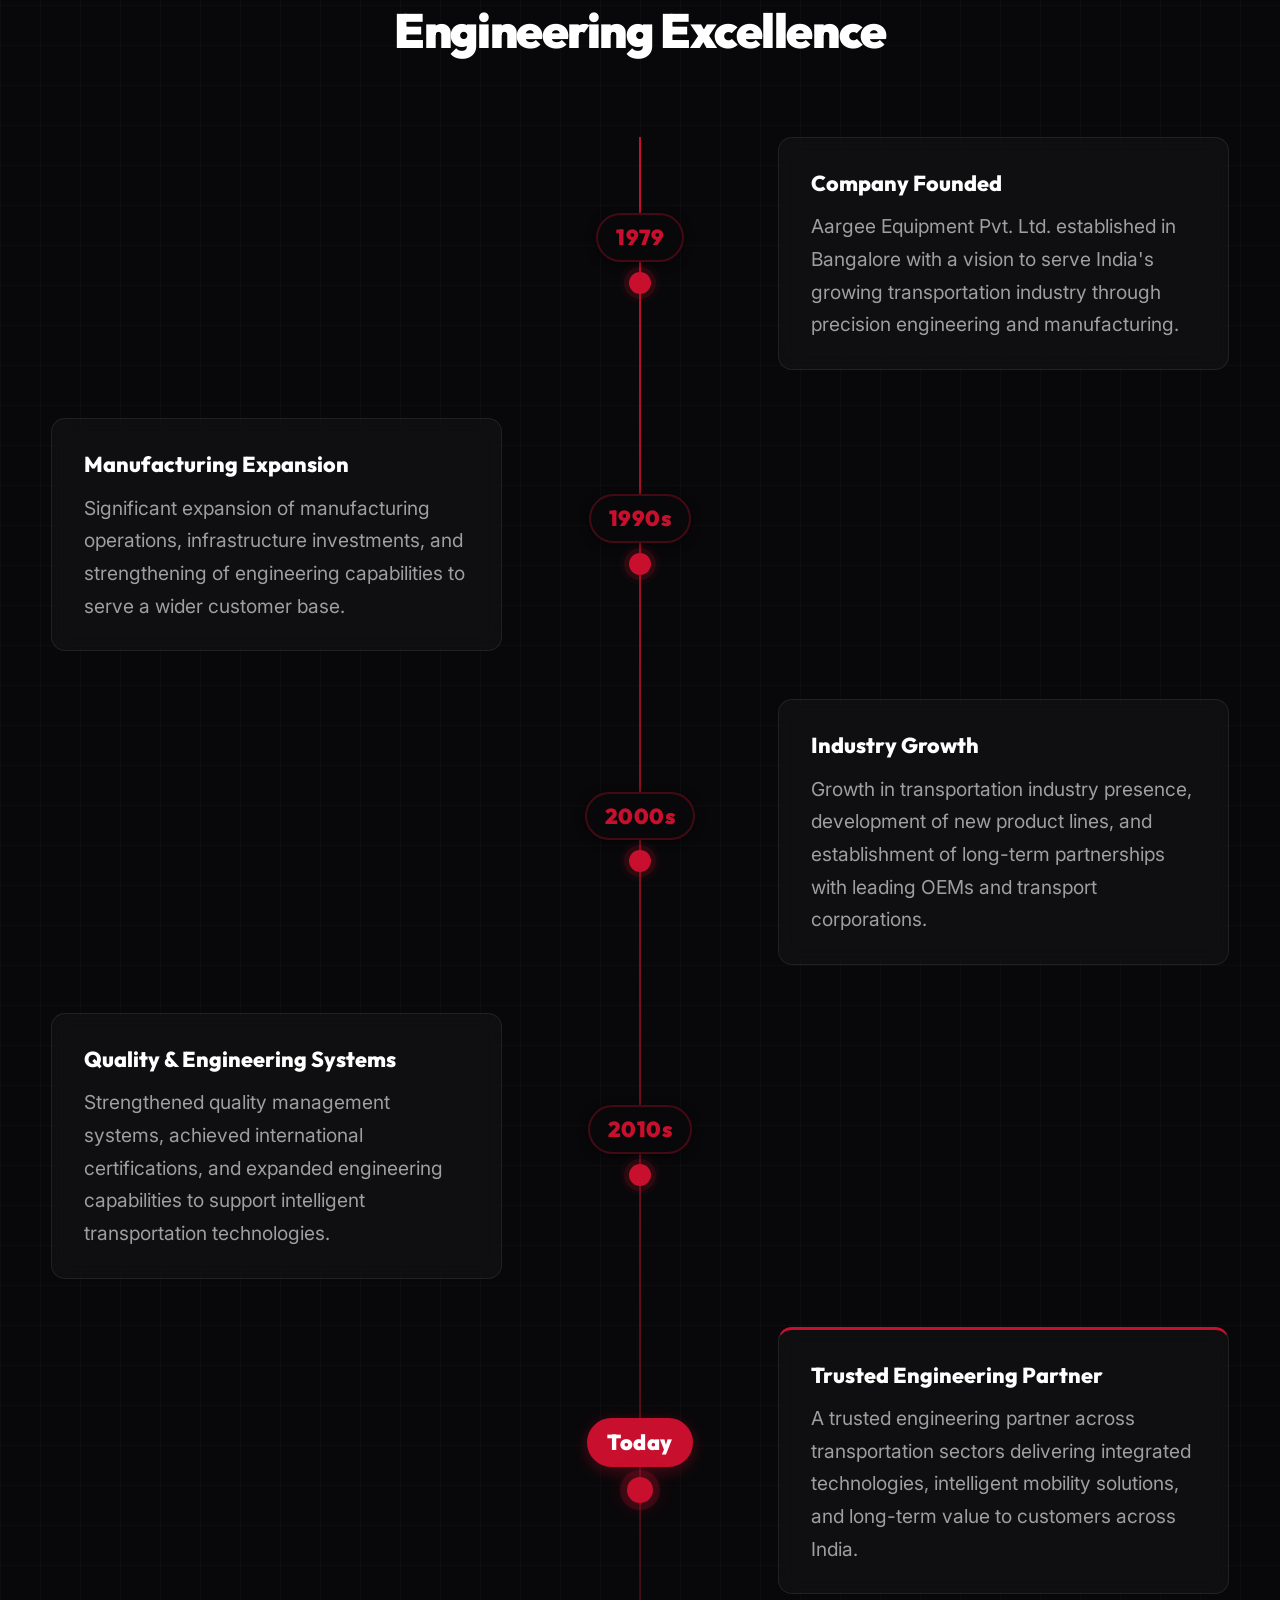
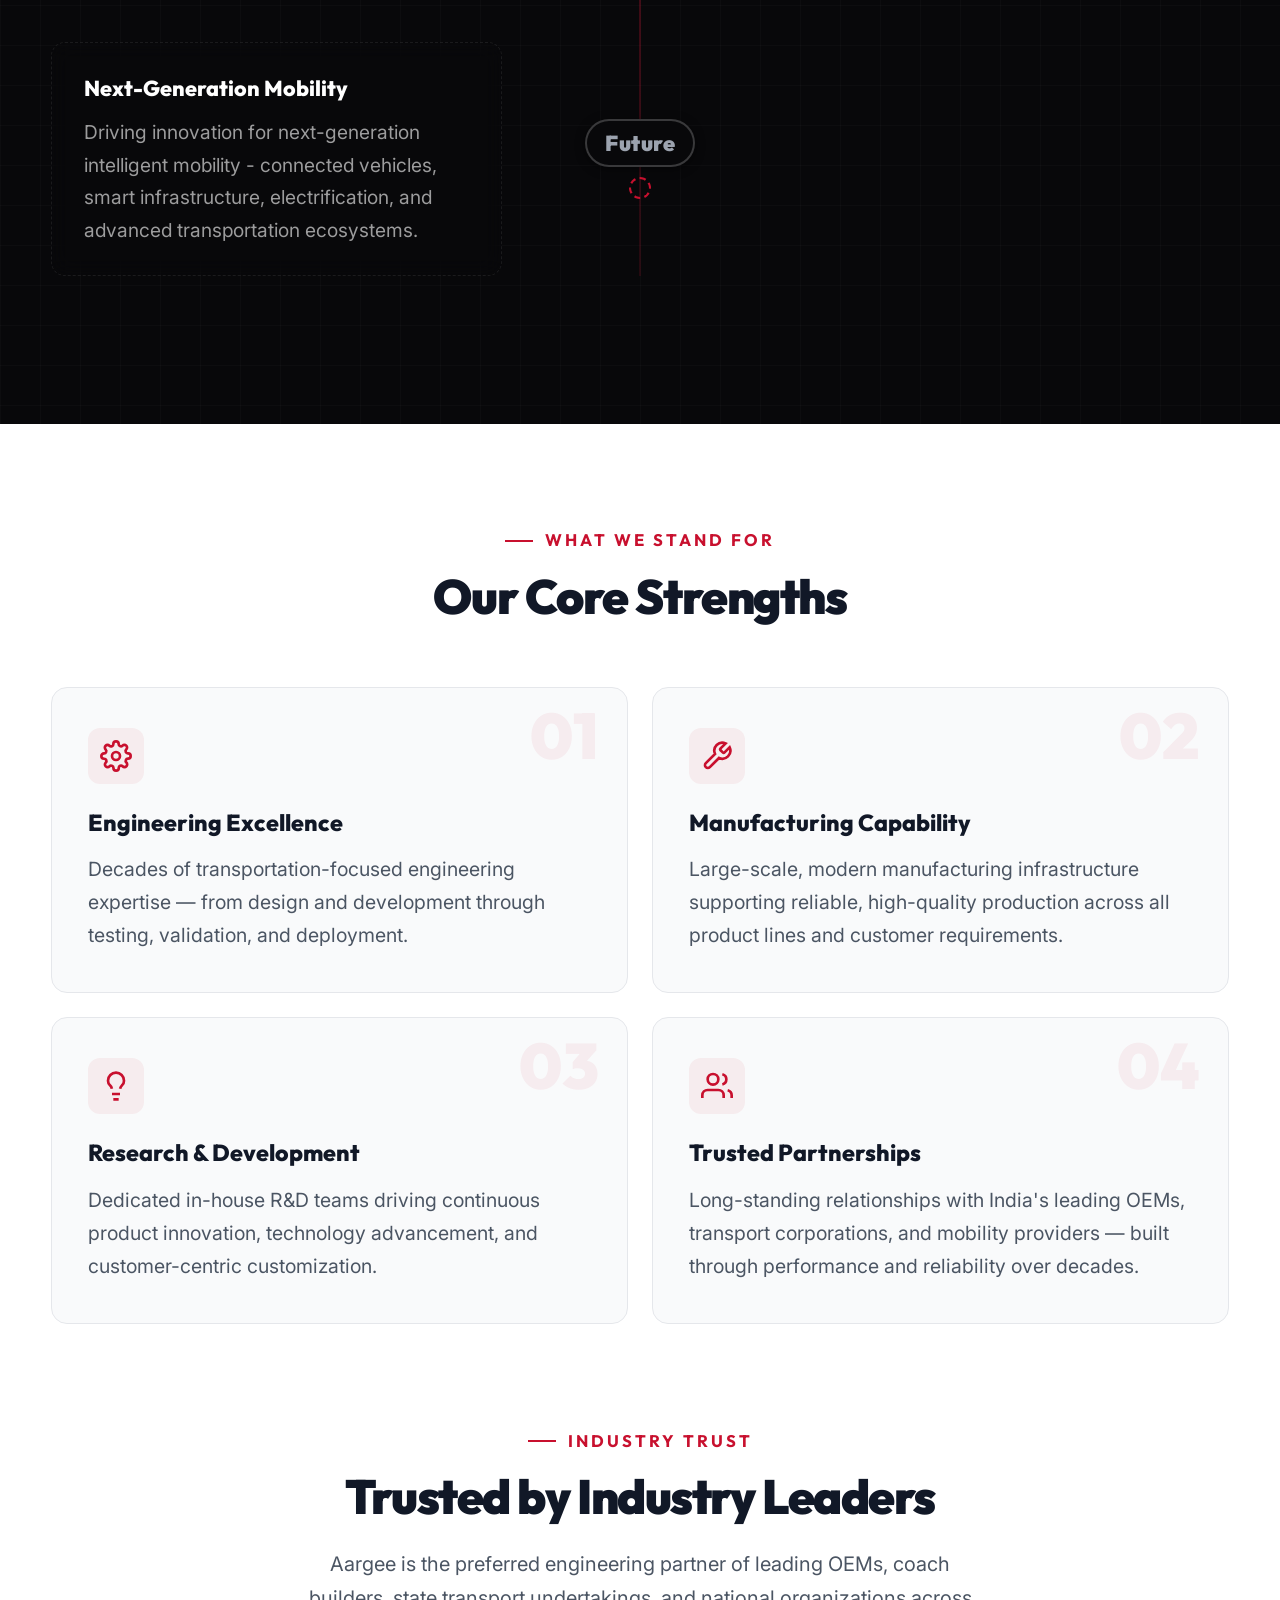
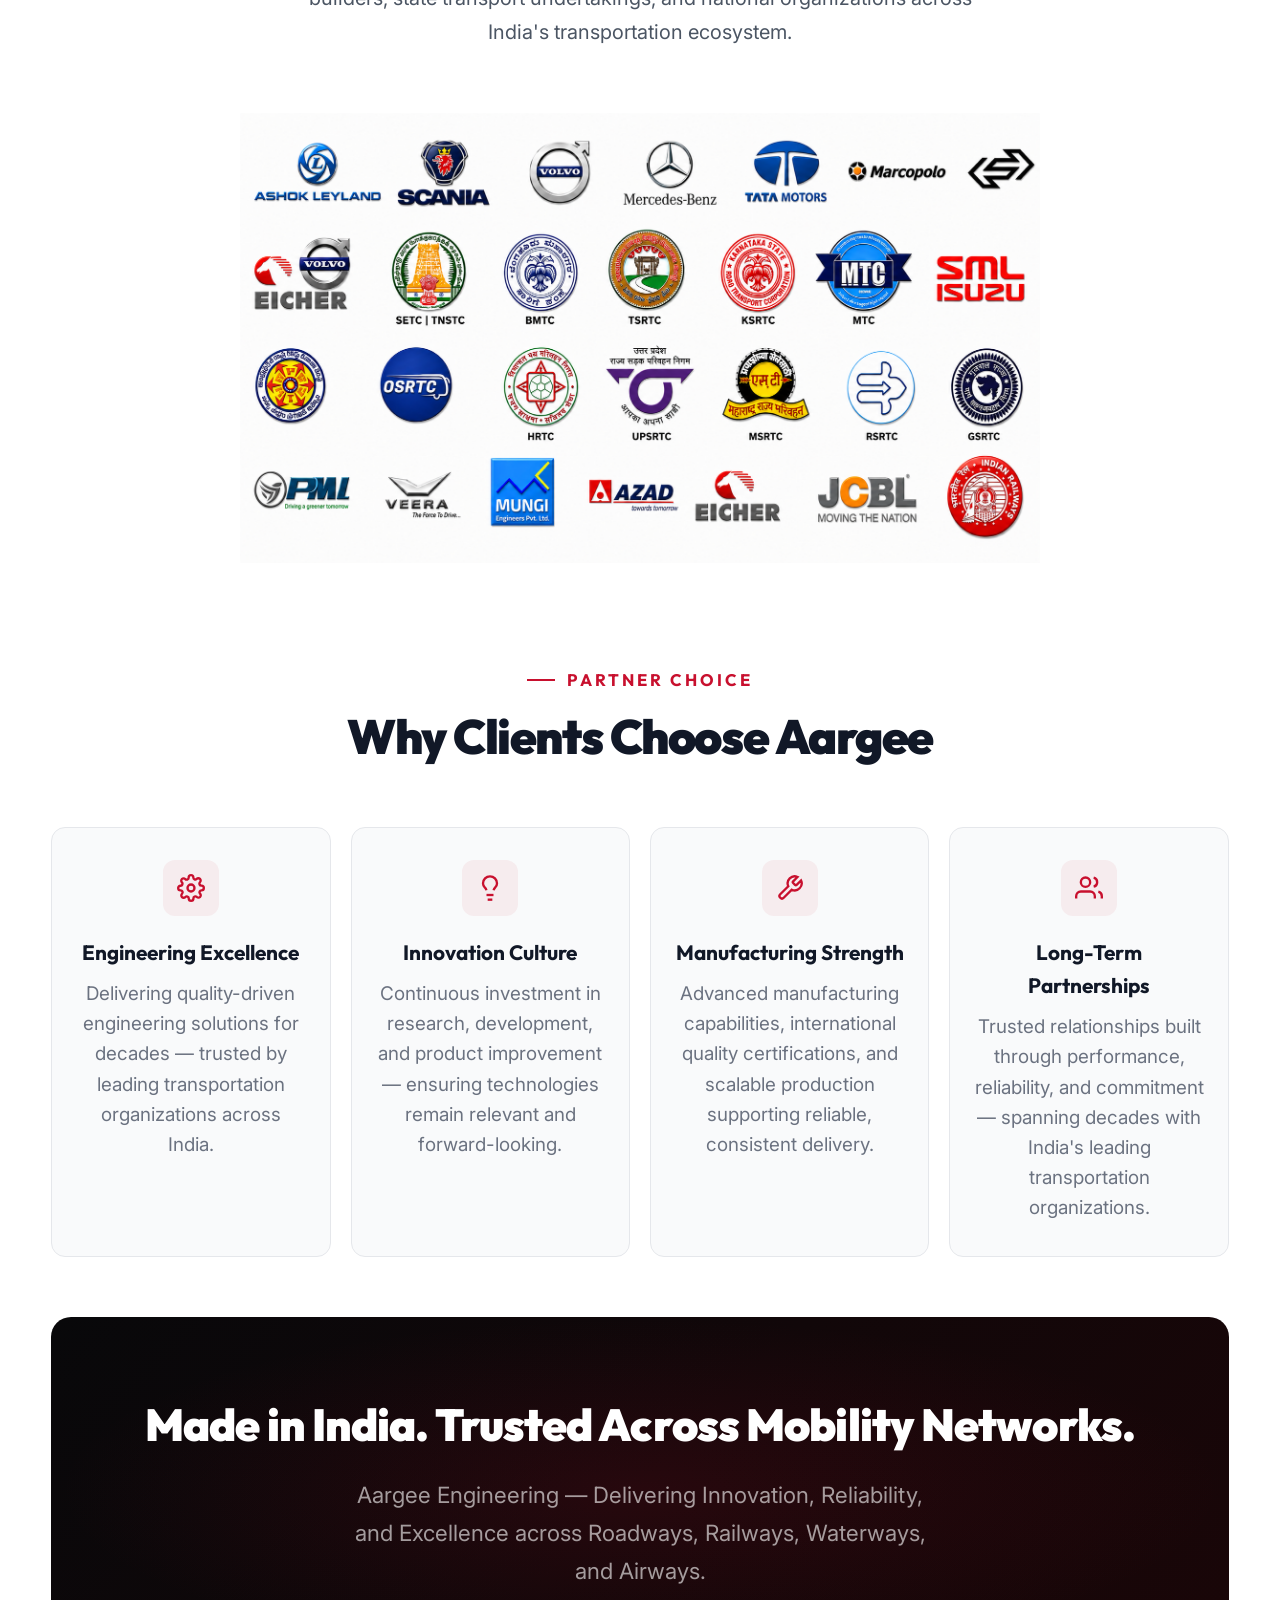
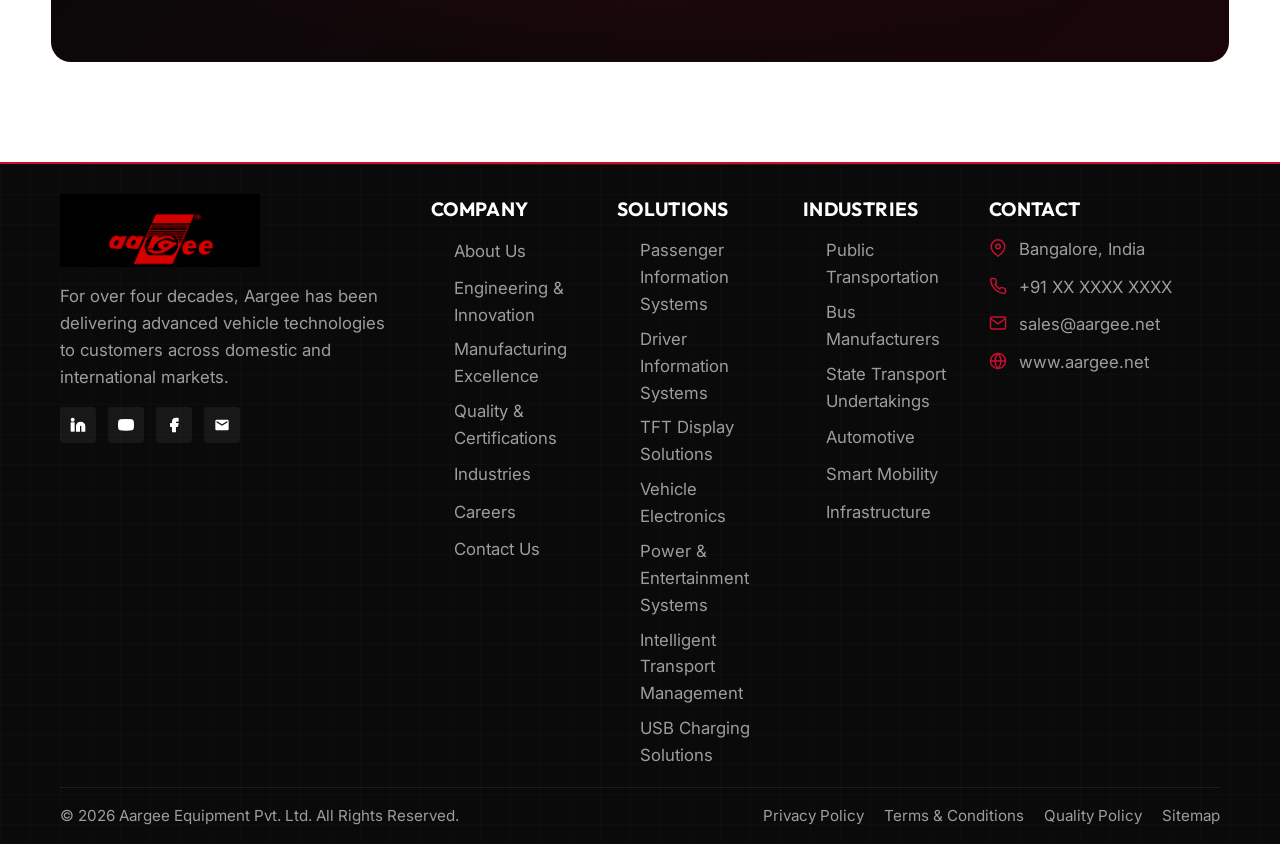
<file: about.html>
<!DOCTYPE html>

<html lang="en">

<head>
    <meta charset="utf-8" />
    <meta content="width=device-width, initial-scale=1.0" name="viewport" />
    <title>About Us | Aargee Equipment Pvt. Ltd.</title>
    <link href="https://fonts.googleapis.com" rel="preconnect" />
    <link crossorigin="" href="https://fonts.gstatic.com" rel="preconnect" />
    <link
        href="https://fonts.googleapis.com/css2?family=Inter:wght@300;400;500;600;700&amp;family=Outfit:wght@300;400;500;600;700;800;900&amp;display=swap"
        rel="stylesheet" />
    <link href="index.css" rel="stylesheet" />
    <style>
        /* OVERRIDE index.css which sets body{background:#08080a;color:#fff} — causes blank page */
        body {
            background: #fff !important;
            color: #111827 !important;
            margin: 0;
        }

        .abt-heritage,
        .abt-mvv,
        .abt-certs,
        .abt-capabilities {
            color: #111827;
        }

        /* HERO */
        .abt-hero {
            position: relative;
            height: 100vh;
            height: 100dvh;
            min-height: 500px;
            overflow: hidden;
            display: flex;
            align-items: center;
        }

        .abt-hero-img {
            position: absolute;
            inset: 0;
            width: 100%;
            height: 100%;
            object-fit: cover;
            object-position: center 40%;
        }

        .abt-hero-overlay {
            position: absolute;
            inset: 0;
            background: linear-gradient(90deg, rgba(0, 0, 0, 0.9) 0%, rgba(0, 0, 0, 0.6) 45%, transparent 100%);
        }

        .abt-hero-content {
            position: relative;
            z-index: 5;
            max-width: 860px;
            width: 100%;
            margin: 0;
            padding: 48px clamp(20px, 4vw, 48px) 0;
            transform: translateY(-80px);
        }

        .abt-breadcrumb {
            display: flex;
            align-items: center;
            gap: 8px;
            font-family: 'Inter', sans-serif;
            font-size: 0.91rem;
            color: rgba(255, 255, 255, .4);
            margin-bottom: 28px;
        }

        .abt-breadcrumb a {
            color: rgba(255, 255, 255, .5);
            text-decoration: none;
        }

        .abt-breadcrumb a:hover {
            color: #C8102E;
        }

        .abt-eyebrow-hero {
            display: inline-flex;
            align-items: center;
            gap: 12px;
            font-family: 'Outfit', sans-serif;
            font-size: 0.81rem;
            font-weight: 700;
            letter-spacing: .25em;
            text-transform: uppercase;
            color: #C8102E;
            margin-bottom: 32px;
            opacity: 0;
            transform: translateY(16px);
            animation: fadeUp 0.7s var(--ease) 0.2s forwards;
        }

        .abt-eyebrow-hero::before {
            content: '';
            display: block;
            width: 32px;
            height: 2px;
            background: #C8102E;
        }

        .abt-hero-title {
            font-family: 'Outfit', sans-serif;
            font-size: clamp(2.2rem, 5vw, 3.8rem);
            font-weight: 800;
            color: #fff;
            line-height: 1.06;
            margin: 0 0 16px;
            letter-spacing: -.03em;
            opacity: 0;
            transform: translateY(20px);
            animation: fadeUp 0.8s var(--ease) 0.4s forwards;
        }

        .abt-hero-title .red {
            color: #C8102E;
        }

        .abt-hero-sub {
            font-family: 'Inter', sans-serif;
            font-size: 1.15rem;
            color: rgba(255, 255, 255, .55);
            margin: 0 0 28px;
            max-width: 560px;
            opacity: 0;
            transform: translateY(16px);
            animation: fadeUp 0.7s var(--ease) 0.6s forwards;
        }

        .badge-row {
            display: flex;
            gap: 10px;
            flex-wrap: wrap;
            opacity: 0;
            transform: translateY(16px);
            animation: fadeUp 0.7s var(--ease) 0.8s forwards;
        }

        .badge-pill {
            display: inline-flex;
            align-items: center;
            gap: 6px;
            padding: 6px 14px;
            background: rgba(200, 16, 46, .15);
            border: 1px solid rgba(200, 16, 46, .35);
            border-radius: 2px;
            font-family: 'Inter', sans-serif;
            font-size: 0.85rem;
            color: rgba(255, 255, 255, .85);
        }

        .badge-pill svg {
            color: #C8102E;
        }

        /* STATS */
        .abt-stats {
            background: #b7122e;
        }

        .abt-stats-inner {
            max-width: 1280px;
            margin: 0 auto;
            padding: 0 60px;
            display: grid;
            grid-template-columns: repeat(4, 1fr);
        }

        .abt-stat {
            padding: 34px 24px;
            text-align: center;
            border-right: 1px solid rgba(255, 255, 255, .2);
        }

        .abt-stat:last-child {
            border-right: none;
        }

        .abt-stat-num {
            display: inline;
            font-family: 'Outfit', sans-serif;
            font-size: 2.4rem;
            font-weight: 800;
            color: #fff;
            letter-spacing: -.04em;
        }

        .abt-stat-suf {
            font-family: 'Outfit', sans-serif;
            font-size: 1.5rem;
            font-weight: 700;
            color: #fff;
        }

        .abt-stat-lbl {
            display: block;
            font-family: 'Inter', sans-serif;
            font-size: 0.83rem;
            color: rgba(255, 255, 255, .75);
            letter-spacing: .1em;
            text-transform: uppercase;
            margin-top: 6px;
        }

        /* SECTION HELPERS */
        .s-eyebrow {
            display: inline-flex;
            align-items: center;
            gap: 10px;
            font-family: 'Outfit', sans-serif;
            font-size: 0.79rem;
            font-weight: 700;
            letter-spacing: .22em;
            text-transform: uppercase;
            color: #C8102E;
            margin-bottom: 14px;
        }

        .s-eyebrow::before {
            content: '';
            display: block;
            width: 22px;
            height: 2px;
            background: #C8102E;
        }

        .s-eyebrow.center {
            justify-content: center;
        }

        .s-h2 {
            font-family: 'Outfit', sans-serif;
            font-size: clamp(1.8rem, 2.8vw, 2.5rem);
            font-weight: 800;
            color: #0d0d0d;
            line-height: 1.15;
            letter-spacing: -.025em;
            margin: 0;
        }

        .s-h2 .red {
            color: #C8102E;
        }

        /* HERITAGE */
        .abt-heritage {
            background: #fff;
            padding: 96px 60px;
        }

        .abt-heritage-inner {
            max-width: 1280px;
            margin: 0 auto;
            display: grid;
            grid-template-columns: 1fr 1fr;
            gap: 80px;
            align-items: center;
        }

        .abt-p {
            font-family: 'Inter', sans-serif;
            font-size: 1.09rem;
            line-height: 1.82;
            color: #555;
            margin: 0 0 14px;
        }

        .abt-p strong {
            color: #111827;
            font-weight: 600;
        }

        .img-wrap {
            position: relative;
            border-radius: 2px;
            overflow: hidden;
        }

        .img-wrap::before {
            content: '';
            position: absolute;
            top: 0;
            left: -6px;
            bottom: 0;
            width: 4px;
            background: #C8102E;
            border-radius: 2px;
            z-index: 1;
        }

        .img-wrap img {
            width: 100%;
            height: 420px;
            object-fit: cover;
            display: block;
        }

        .img-badge {
            position: absolute;
            bottom: -18px;
            right: -18px;
            width: 96px;
            height: 96px;
            background: #0d0d0d;
            border-radius: 50%;
            display: flex;
            flex-direction: column;
            align-items: center;
            justify-content: center;
            box-shadow: 0 8px 32px rgba(0, 0, 0, .4);
        }

        .img-badge .b-n {
            font-family: 'Outfit', sans-serif;
            font-size: 1.5rem;
            font-weight: 800;
            color: #fff;
            line-height: 1;
        }

        .img-badge .b-t {
            font-family: 'Inter', sans-serif;
            font-size: 0.7rem;
            font-weight: 600;
            color: #C8102E;
            letter-spacing: .08em;
            text-transform: uppercase;
            text-align: center;
            line-height: 1.3;
            margin-top: 2px;
        }

        /* MVV */
        .abt-mvv {
            background: #F7F8FA;
            padding: 88px 60px;
        }

        .abt-mvv-inner {
            max-width: 1280px;
            margin: 0 auto;
        }

        .mvv-header {
            text-align: center;
            margin-bottom: 52px;
        }

        .mvv-grid {
            display: grid;
            grid-template-columns: repeat(3, 1fr);
            gap: 24px;
        }

        .mvv-card {
            background: #fff;
            border-radius: 2px;
            padding: 40px 32px;
            border-top: 3px solid transparent;
            box-shadow: 0 2px 16px rgba(0, 0, 0, .05);
            transition: transform .3s, box-shadow .3s;
        }

        .mvv-card:hover {
            transform: translateY(-6px);
            box-shadow: 0 12px 36px rgba(0, 0, 0, .09);
        }

        .mvv-card.mission {
            border-top-color: #C8102E;
        }

        .mvv-card.vision {
            border-top-color: #0d0d0d;
        }

        .mvv-card.values {
            border-top-color: #555;
        }

        .mvv-icon {
            width: 50px;
            height: 50px;
            border-radius: 50%;
            display: flex;
            align-items: center;
            justify-content: center;
            margin-bottom: 20px;
        }

        .mission .mvv-icon {
            background: rgba(200, 16, 46, .08);
            color: #C8102E;
        }

        .vision .mvv-icon {
            background: rgba(13, 13, 13, .07);
            color: #0d0d0d;
        }

        .values .mvv-icon {
            background: rgba(85, 85, 85, .08);
            color: #555;
        }

        .mvv-card h3 {
            font-family: 'Outfit', sans-serif;
            font-size: 1.25rem;
            font-weight: 700;
            color: #0d0d0d;
            margin: 0 0 12px;
        }

        .mvv-card p {
            font-family: 'Inter', sans-serif;
            font-size: 1.03rem;
            line-height: 1.75;
            color: #6B7280;
            margin: 0;
        }

        /* TIMELINE */
        .abt-timeline {
            background: #0d0d0d;
            padding: 96px 60px;
        }

        .tl-inner {
            max-width: 1100px;
            margin: 0 auto;
        }

        .tl-header {
            text-align: center;
            margin-bottom: 64px;
        }

        .tl-header .s-h2 {
            color: #fff;
        }

        .tl-header .s-eyebrow {
            color: #C8102E;
        }

        .tl-header .s-eyebrow::before {
            background: #C8102E;
        }

        .tl-track {
            position: relative;
        }

        .tl-track::before {
            content: '';
            position: absolute;
            left: 50%;
            top: 0;
            bottom: 0;
            width: 2px;
            background: linear-gradient(to bottom, #C8102E, rgba(200, 16, 46, .1));
            transform: translateX(-50%);
        }

        .tl-item {
            display: grid;
            grid-template-columns: 1fr 56px 1fr;
            align-items: center;
            margin-bottom: 44px;
            opacity: 0;
            transform: translateY(20px);
            transition: opacity .5s, transform .5s;
        }

        .tl-item.tl-visible {
            opacity: 1;
            transform: translateY(0);
        }

        .tl-left {
            text-align: right;
            padding-right: 36px;
        }

        .tl-right {
            text-align: left;
            padding-left: 36px;
        }

        .tl-center {
            display: flex;
            flex-direction: column;
            align-items: center;
            gap: 6px;
            z-index: 2;
        }

        .tl-dot {
            width: 14px;
            height: 14px;
            background: #C8102E;
            border-radius: 50%;
            box-shadow: 0 0 0 5px rgba(200, 16, 46, .2);
        }

        .tl-year {
            font-family: 'Outfit', sans-serif;
            font-size: 0.81rem;
            font-weight: 700;
            color: #C8102E;
            letter-spacing: .12em;
            white-space: nowrap;
        }

        .tl-card {
            background: rgba(255, 255, 255, .04);
            border: 1px solid rgba(255, 255, 255, .07);
            border-radius: 2px;
            padding: 22px 24px;
            transition: background .3s, border-color .3s;
        }

        .tl-card:hover {
            background: rgba(200, 16, 46, .08);
            border-color: rgba(200, 16, 46, .3);
        }

        .tl-card h4 {
            font-family: 'Outfit', sans-serif;
            font-size: 1.1rem;
            font-weight: 700;
            color: #fff;
            margin: 0 0 8px;
        }

        .tl-card p {
            font-family: 'Inter', sans-serif;
            font-size: 0.97rem;
            line-height: 1.7;
            color: rgba(255, 255, 255, .5);
            margin: 0;
        }

        /* -------------------------------------
           SECTION 3: PREMIUM QUALITY & TRUST
           ------------------------------------- */
        .premium-quality {
            background: #fff;
            padding: 120px 60px;
            position: relative;
            overflow: hidden;
        }

        .premium-quality::before {
            content: '';
            position: absolute;
            inset: 0;
            background-image:
                linear-gradient(rgba(200, 16, 46, 0.03) 1px, transparent 1px),
                linear-gradient(90deg, rgba(200, 16, 46, 0.03) 1px, transparent 1px);
            background-size: 40px 40px;
            opacity: 0.8;
            pointer-events: none;
        }

        .premium-quality::after {
            content: '';
            position: absolute;
            top: 0;
            right: 0;
            bottom: 0;
            left: 50%;
            background: radial-gradient(circle at top right, rgba(200, 16, 46, 0.05), transparent 70%);
            pointer-events: none;
        }

        .pq-inner {
            max-width: 1400px;
            margin: 0 auto;
            position: relative;
            z-index: 2;
        }

        .pq-header {
            text-align: center;
            margin-bottom: 70px;
        }

        .pq-grid {
            display: grid;
            grid-template-columns: repeat(4, 1fr);
            gap: 24px;
            margin-bottom: 60px;
        }

        .pq-card {
            background: rgba(255, 255, 255, 0.7);
            backdrop-filter: blur(12px);
            border: 1px solid rgba(229, 231, 235, 0.8);
            border-radius: 4px;
            padding: 40px 32px;
            text-align: center;
            transition: all 0.4s cubic-bezier(0.16, 1, 0.3, 1);
            position: relative;
            overflow: hidden;
            box-shadow: 0 4px 20px rgba(0, 0, 0, 0.02);
        }

        .pq-card::before {
            content: '';
            position: absolute;
            bottom: 0;
            left: 0;
            right: 0;
            height: 3px;
            background: #C8102E;
            transform: scaleX(0);
            transform-origin: center;
            transition: transform 0.4s ease;
        }

        .pq-card:hover {
            transform: translateY(-8px);
            box-shadow: 0 16px 40px rgba(200, 16, 46, 0.08);
            border-color: rgba(200, 16, 46, 0.2);
            background: #fff;
        }

        .pq-card:hover::before {
            transform: scaleX(1);
        }

        .pq-icon {
            width: 64px;
            height: 64px;
            margin: 0 auto 24px;
            display: flex;
            align-items: center;
            justify-content: center;
            background: linear-gradient(135deg, rgba(200, 16, 46, 0.1), rgba(200, 16, 46, 0.02));
            border-radius: 50%;
            color: #C8102E;
            transition: transform 0.4s ease, background 0.4s ease;
        }

        .pq-card:hover .pq-icon {
            transform: scale(1.1);
            background: #C8102E;
            color: #fff;
            box-shadow: 0 8px 24px rgba(200, 16, 46, 0.3);
        }

        .pq-name {
            font-family: 'Outfit', sans-serif;
            font-size: 1.25rem;
            font-weight: 700;
            color: #0d0d0d;
            margin-bottom: 12px;
        }

        .pq-desc {
            font-family: 'Inter', sans-serif;
            font-size: 1.0rem;
            color: #6B7280;
            line-height: 1.7;
        }

        /* TRUST STRIP */
        .trust-strip {
            background: #0d0d0d;
            border-radius: 4px;
            padding: 40px;
            display: flex;
            justify-content: space-between;
            align-items: center;
            box-shadow: 0 12px 32px rgba(0, 0, 0, 0.1);
            position: relative;
            overflow: hidden;
        }

        .trust-strip::after {
            content: '';
            position: absolute;
            top: 0;
            bottom: 0;
            left: 0;
            width: 4px;
            background: #C8102E;
        }

        .trust-item {
            display: flex;
            flex-direction: column;
            gap: 8px;
            flex: 1;
            padding: 0 24px;
            border-right: 1px solid rgba(255, 255, 255, 0.1);
        }

        .trust-item:last-child {
            border: none;
        }

        .t-num {
            font-family: 'Outfit', sans-serif;
            font-size: 2.2rem;
            font-weight: 800;
            color: #fff;
            line-height: 1;
            display: flex;
            align-items: center;
        }

        .t-num span {
            color: #C8102E;
            margin-left: 2px;
        }

        .t-lbl {
            font-family: 'Inter', sans-serif;
            font-size: 0.9rem;
            text-transform: uppercase;
            letter-spacing: 0.1em;
            color: rgba(255, 255, 255, 0.6);
            font-weight: 600;
        }

        /* -------------------------------------
           SECTION 4: PREMIUM ENGINEERING
           ------------------------------------- */
        .premium-engineering {
            background: #F7F8FA;
            padding: 120px 60px 0;
            position: relative;
        }

        .pe-inner {
            max-width: 1400px;
            margin: 0 auto;
        }

        .pe-header {
            text-align: center;
            margin-bottom: 70px;
        }

        .pe-grid {
            display: grid;
            grid-template-columns: repeat(3, 1fr);
            gap: 32px;
            margin-bottom: 100px;
        }

        .pe-card {
            background: #fff;
            padding: 48px 40px;
            border-radius: 4px;
            border-top: 4px solid transparent;
            box-shadow: 0 4px 24px rgba(0, 0, 0, 0.03);
            transition: all 0.4s ease;
        }

        .pe-card:hover {
            transform: translateY(-8px);
            border-top-color: #C8102E;
            box-shadow: 0 16px 48px rgba(0, 0, 0, 0.08);
        }

        .pe-icon {
            color: #C8102E;
            margin-bottom: 24px;
        }

        .pe-title {
            font-family: 'Outfit', sans-serif;
            font-size: 1.45rem;
            font-weight: 700;
            color: #0d0d0d;
            margin: 0 0 16px;
        }

        .pe-desc {
            font-family: 'Inter', sans-serif;
            font-size: 1.05rem;
            line-height: 1.7;
            color: #555;
            margin: 0;
        }

        /* FOCUS BAND */
        .pe-focus-band {
            background: #C8102E;
            padding: 24px 0;
            overflow: hidden;
            white-space: nowrap;
            display: flex;
            align-items: center;
        }

        .pe-marquee {
            display: inline-block;
            animation: marquee 40s linear infinite;
        }

        .pe-marquee span {
            font-family: 'Outfit', sans-serif;
            font-size: 1.35rem;
            font-weight: 700;
            color: #fff;
            text-transform: uppercase;
            letter-spacing: 0.1em;
            margin: 0 40px;
            display: inline-flex;
            align-items: center;
        }

        .pe-marquee span::after {
            content: '';
            display: inline-block;
            width: 8px;
            height: 8px;
            background: rgba(255, 255, 255, 0.4);
            border-radius: 50%;
            margin-left: 80px;
        }

        @keyframes marquee {
            0% {
                transform: translateX(0);
            }

            100% {
                transform: translateX(-50%);
            }
        }

        /* SMART FEATURE BLOCK */
        .pe-smart-block {
            background: #ffffff url('data:image/svg+xml;utf8,<svg width="100" height="100" xmlns="http://www.w3.org/2000/svg"><path d="M10 10h80v80h-80z" fill="none" stroke="rgba(0,0,0,0.03)" stroke-width="1"/></svg>');
            padding: 100px 60px;
            text-align: center;
            border-bottom: 4px solid #C8102E;
        }

        .pe-smart-content {
            max-width: 900px;
            margin: 0 auto;
        }

        .pe-smart-content h3 {
            font-family: 'Outfit', sans-serif;
            font-size: 2.8rem;
            font-weight: 800;
            color: #111827;
            margin: 0 0 24px;
            letter-spacing: -0.02em;
        }

        .pe-smart-content p {
            font-family: 'Inter', sans-serif;
            font-size: 1.25rem;
            line-height: 1.8;
            color: #4b5563;
        }

        /* ANIMATION HELPERS */
        .reveal-up {
            opacity: 0;
            transform: translateY(30px);
            transition: opacity 0.8s cubic-bezier(0.16, 1, 0.3, 1), transform 0.8s cubic-bezier(0.16, 1, 0.3, 1);
        }

        .reveal-up.active {
            opacity: 1;
            transform: translateY(0);
        }

        .zoom-in {
            opacity: 0;
            transform: scale(0.9);
            transition: opacity 0.8s cubic-bezier(0.16, 1, 0.3, 1), transform 0.8s cubic-bezier(0.16, 1, 0.3, 1);
        }

        .zoom-in.active {
            opacity: 1;
            transform: scale(1);
        }

        @media (max-width: 1024px) {

            .pq-grid,
            .pe-grid {
                grid-template-columns: repeat(2, 1fr);
            }

            .trust-strip {
                flex-wrap: wrap;
                gap: 32px;
            }

            .trust-item {
                border: none;
                width: 50%;
                flex: none;
            }
        }

        @media (max-width: 768px) {

            .pq-grid,
            .pe-grid {
                grid-template-columns: 1fr;
            }

            .trust-item {
                width: 100%;
                text-align: center;
            }

            .pe-smart-content h3 {
                font-size: 2rem;
            }
        }

        .cert-grid {
            display: grid;
            grid-template-columns: repeat(2, 1fr);
            gap: 40px;
        }

        .cert-card {
            background: #f7f8fa;
            border-radius: 12px;
            padding: 48px 40px;
            box-shadow: 0 10px 40px rgba(0, 0, 0, 0.04);
            border-top: 4px solid #C8102E;
            transition: transform 0.4s ease, box-shadow 0.4s ease;
            position: relative;
            overflow: hidden;
        }

        .cert-card::before {
            content: '';
            position: absolute;
            top: -50px;
            right: -50px;
            width: 150px;
            height: 150px;
            background: rgba(200, 16, 46, 0.05);
            border-radius: 50%;
            z-index: 0;
            transition: transform 0.6s ease;
        }

        .cert-card:hover {
            transform: translateY(-10px);
            box-shadow: 0 20px 50px rgba(200, 16, 46, 0.1);
        }

        .cert-card:hover::before {
            transform: scale(3);
        }

        .cert-card>* {
            position: relative;
            z-index: 1;
        }

        .cert-card-icon {
            width: 64px;
            height: 64px;
            background: rgba(200, 16, 46, 0.1);
            color: #C8102E;
            border-radius: 50%;
            display: flex;
            align-items: center;
            justify-content: center;
            margin-bottom: 24px;
        }

        .cert-card h3 {
            font-family: 'Outfit', sans-serif;
            font-size: 1.6rem;
            font-weight: 800;
            color: #111;
            margin: 0 0 4px;
        }

        .cert-card-subtitle {
            font-family: 'Inter', sans-serif;
            font-size: 0.95rem;
            color: #C8102E;
            font-weight: 700;
            text-transform: uppercase;
            letter-spacing: 0.1em;
            margin-bottom: 16px;
        }

        .cert-card p {
            font-family: 'Inter', sans-serif;
            font-size: 1.1rem;
            line-height: 1.7;
            color: #555;
            margin-bottom: 24px;
        }

        .cert-card-list {
            list-style: none;
            padding: 0;
            margin: 0;
        }

        .cert-card-list li {
            position: relative;
            padding-left: 28px;
            margin-bottom: 12px;
            font-family: 'Inter', sans-serif;
            font-size: 1.05rem;
            color: #333;
        }

        .cert-card-list li::before {
            content: '';
            position: absolute;
            left: 0;
            top: 6px;
            width: 16px;
            height: 16px;
            background-image: url("data:image/svg+xml,%3Csvg xmlns='http://www.w3.org/2000/svg' viewBox='0 0 24 24' fill='none' stroke='%23C8102E' stroke-width='3' stroke-linecap='round' stroke-linejoin='round'%3E%3Cpolyline points='20 6 9 17 4 12'/%3E%3C/svg%3E");
            background-size: contain;
            background-repeat: no-repeat;
        }

        @media (max-width: 768px) {

            .cert-grid-4 {
                display: grid;
                grid-template-columns: repeat(4, 1fr);
                gap: 24px;
            }

            @media (max-width: 1024px) {
                .cert-grid-4 {
                    grid-template-columns: repeat(2, 1fr);
                }
            }

            @media (max-width: 768px) {
                .cert-grid-4 {
                    grid-template-columns: 1fr;
                }
            }

            .cert-grid {
                grid-template-columns: 1fr;
            }
        }

        /* -------------------------------------
           PREMIUM CORPORATE FOOTER (Integrated CTA)
           ------------------------------------- */
        .premium-footer {
            background: #0A0A0A;
            border-top: 2px solid #C8102E;
            padding: 30px 60px 16px;
            position: relative;
            z-index: 1;
            color: rgba(255, 255, 255, 0.6);
            overflow: hidden;
        }

        .premium-footer::before {
            content: '';
            position: absolute;
            inset: 0;
            background-image:
                linear-gradient(rgba(255, 255, 255, 0.015) 1px, transparent 1px),
                linear-gradient(90deg, rgba(255, 255, 255, 0.015) 1px, transparent 1px);
            background-size: 30px 30px;
            pointer-events: none;
        }

        .premium-footer::after {
            content: '';
            position: absolute;
            top: 0;
            left: 0;
            right: 0;
            height: 1px;
            background: linear-gradient(90deg, transparent, rgba(200, 16, 46, 0.3), transparent);
        }

        .pf-inner {
            max-width: 1400px;
            margin: 0 auto;
            position: relative;
            z-index: 2;
        }

        /* 5-Column Grid */
        .pf-grid {
            display: grid;
            grid-template-columns: 2.2fr 1fr 1fr 1fr 1.5fr;
            gap: 32px;
            margin-bottom: 10px;
        }

        .pf-col h4 {
            font-family: 'Outfit', sans-serif;
            font-size: 1.2rem;
            font-weight: 700;
            color: #fff;
            margin: 0 0 12px;
            letter-spacing: 0.02em;
        }

        .pf-col-1 h3 {
            font-family: 'Outfit', sans-serif;
            font-size: 1.2rem;
            font-weight: 800;
            color: #fff;
            margin: 0 0 8px;
            letter-spacing: -0.01em;
        }

        .pf-logo-img {
            max-width: 200px;
            height: auto;
            margin-bottom: 16px;
            display: block;
        }

        .pf-col-1 .pf-tagline {
            font-family: 'Inter', sans-serif;
            font-size: 0.95rem;
            color: #C8102E;
            font-weight: 600;
            text-transform: uppercase;
            letter-spacing: 0.1em;
            margin-bottom: 12px;
            display: block;
        }

        .pf-col-1 p {
            font-family: 'Inter', sans-serif;
            font-size: 1.05rem;
            line-height: 1.6;
            margin-bottom: 16px;
            max-width: 340px;
        }

        .pf-socials {
            display: flex;
            gap: 12px;
        }

        .pf-socials a {
            display: flex;
            align-items: center;
            justify-content: center;
            width: 36px;
            height: 36px;
            border-radius: 4px;
            background: rgba(255, 255, 255, 0.06);
            color: #fff;
            transition: all 0.3s ease;
        }

        .pf-socials a:hover {
            background: #C8102E;
            transform: translateY(-2px);
            box-shadow: 0 4px 12px rgba(200, 16, 46, 0.3);
        }

        .pf-socials a svg {
            width: 16px;
            height: 16px;
            fill: currentColor;
        }

        .pf-links {
            list-style: none;
            padding: 0;
            margin: 0;
        }

        .pf-links li {
            margin-bottom: 8px;
        }

        .pf-links a {
            color: rgba(255, 255, 255, 0.6);
            text-decoration: none;
            font-family: 'Inter', sans-serif;
            font-size: 1.05rem;
            transition: all 0.3s ease;
            display: inline-flex;
            align-items: center;
        }

        .pf-links a::before {
            content: '→';
            color: #C8102E;
            margin-right: 6px;
            opacity: 0;
            transform: translateX(-10px);
            transition: all 0.3s ease;
            font-size: 1.15rem;
        }

        .pf-links a:hover {
            color: #fff;
            transform: translateX(4px);
        }

        .pf-links a:hover::before {
            opacity: 1;
            transform: translateX(0);
        }

        .pf-contact-item {
            display: flex;
            align-items: flex-start;
            gap: 12px;
            margin-bottom: 10px;
        }

        .pf-contact-icon {
            color: #C8102E;
            flex-shrink: 0;
            margin-top: 2px;
        }

        .pf-contact-icon svg {
            width: 18px;
            height: 18px;
        }

        .pf-contact-text {
            font-family: 'Inter', sans-serif;
            font-size: 1.05rem;
            line-height: 1.5;
        }

        .pf-contact-text a {
            color: rgba(255, 255, 255, 0.6);
            text-decoration: none;
            transition: color 0.3s ease;
        }

        .pf-contact-text a:hover {
            color: #fff;
        }

        /* Copyright Bar */
        .pf-copyright {
            display: flex;
            justify-content: space-between;
            align-items: center;
            padding-top: 16px;
            border-top: 1px solid rgba(255, 255, 255, 0.08);
            font-family: 'Inter', sans-serif;
            font-size: 0.95rem;
        }

        .pf-copy-links {
            display: flex;
            gap: 20px;
        }

        .pf-copy-links a {
            color: rgba(255, 255, 255, 0.6);
            text-decoration: none;
            transition: color 0.3s ease;
        }

        .pf-copy-links a:hover {
            color: #fff;
        }

        @media (max-width: 1200px) {
            .pf-grid {
                grid-template-columns: repeat(3, 1fr);
                gap: 24px;
            }
        }

        @media (max-width: 768px) {
            .pf-grid {
                grid-template-columns: 1fr;
                gap: 32px;
            }

            .pf-copyright {
                flex-direction: column;
                gap: 12px;
                text-align: center;
            }
        }

        /* RESPONSIVE */
        @media(max-width:1024px) {
            .abt-heritage-inner {
                grid-template-columns: 1fr;
                gap: 48px;
            }

            .mvv-grid {
                grid-template-columns: 1fr;
            }

            .certs-grid {
                grid-template-columns: repeat(2, 1fr);
            }

            .cap-grid {
                grid-template-columns: repeat(2, 1fr);
            }

            .abt-stats-inner {
                grid-template-columns: repeat(2, 1fr);
            }

            .tl-track::before {
                left: 20px;
            }

            .tl-item {
                grid-template-columns: 40px 1fr;
            }

            .tl-left {
                display: none;
            }

            .tl-right {
                text-align: left;
                padding-left: 20px;
            }

            .cta-inner {
                flex-direction: column;
                text-align: center;
            }

            .cta-btns {
                justify-content: center;
            }
        }

        @media(max-width:640px) {
            .abt-hero {
                height: 380px;
            }

            .abt-hero-content,
            .abt-stats-inner {
                padding-left: 20px;
                padding-right: 20px;
            }

            .abt-heritage,
            .abt-mvv,
            .abt-certs,
            .abt-capabilities,
            .abt-timeline,
            .abt-cta {
                padding: 60px 20px;
            }

            .abt-footer {
                padding: 28px 20px;
            }

            .footer-inner {
                flex-direction: column;
                text-align: center;
            }

            .certs-grid,
            .cap-grid {
                grid-template-columns: 1fr;
            }

            .abt-stats-inner {
                grid-template-columns: 1fr;
            }

            .abt-stat {
                border-right: none;
                border-bottom: 1px solid rgba(255, 255, 255, .06);
            }

            .abt-stat:last-child {
                border-bottom: none;
            }

            .badge-row {
                display: none;
            }
        }

        /* ====================================================================
   ENTERPRISE ABOUT PAGE UPGRADE CSS
   ==================================================================== */
        .fade-up {
            opacity: 0;
            transform: translateY(40px);
            transition: all 0.8s cubic-bezier(0.16, 1, 0.3, 1);
        }

        .fade-up.visible {
            opacity: 1;
            transform: translateY(0);
        }

        .stagger-1 {
            transition-delay: 0.1s;
        }

        .stagger-2 {
            transition-delay: 0.2s;
        }

        .stagger-3 {
            transition-delay: 0.3s;
        }

        .stagger-4 {
            transition-delay: 0.4s;
        }

        .stagger-5 {
            transition-delay: 0.5s;
        }

        .section-padding {
            padding: 100px 20px;
        }

        .container {
            max-width: 1400px;
            margin: 0 auto;
            width: 100%;
        }

        .section-label {
            font-family: 'Outfit', sans-serif;
            font-size: 16px;
            font-weight: 700;
            color: #C8102E;
            text-transform: uppercase;
            letter-spacing: 2px;
            margin-bottom: 24px;
            display: inline-block;
            position: relative;
        }

        .section-label::after {
            content: '';
            position: absolute;
            top: 50%;
            left: 100%;
            margin-left: 16px;
            width: 40px;
            height: 1px;
            background: #C8102E;
        }

        .section-title {
            font-family: 'Outfit', sans-serif;
            font-size: clamp(2.5rem, 4vw, 3.5rem);
            font-weight: 800;
            line-height: 1.1;
            margin-bottom: 32px;
            color: #111827;
        }

        .section-subtitle {
            font-family: 'Inter', sans-serif;
            font-size: 1.275rem;
            line-height: 1.7;
            color: #4B5563;
            max-width: 800px;
            margin-bottom: 64px;
        }

        .dark-section .section-title {
            color: #fff;
        }

        .dark-section .section-subtitle {
            color: rgba(255, 255, 255, 0.7);
        }

        /* SECTION 1: ABOUT AARGEE */
        .abt-heritage-new {
            position: relative;
            background: #fff;
        }

        .heritage-grid {
            display: grid;
            grid-template-columns: 1fr 1fr;
            gap: 80px;
            align-items: center;
        }

        .heritage-content p {
            font-family: 'Inter', sans-serif;
            font-size: 1.25rem;
            color: #4B5563;
            line-height: 1.7;
            margin-bottom: 20px;
        }

        .heritage-img-wrapper {
            position: relative;
            border-radius: 12px;
            overflow: hidden;
            box-shadow: 0 20px 40px rgba(0, 0, 0, 0.1);
        }

        .heritage-img-wrapper img {
            width: 100%;
            height: auto;
            display: block;
            transition: transform 0.8s ease;
        }

        .heritage-img-wrapper:hover img {
            transform: scale(1.05);
        }

        .red-accent-divider {
            width: 80px;
            height: 4px;
            background: #C8102E;
            margin: 40px 0;
            border-radius: 2px;
        }

        /* SECTION 2: STATS */
        .stats-container {
            max-width: 1400px;
            margin: 0 auto;
            position: relative;
            top: -60px;
            z-index: 10;
            padding: 0 20px;
        }

        .stats-grid {
            display: grid;
            grid-template-columns: repeat(5, 1fr);
            gap: 24px;
            background: rgba(255, 255, 255, 0.8);
            backdrop-filter: blur(16px);
            padding: 40px;
            border-radius: 20px;
            box-shadow: 0 20px 50px rgba(0, 0, 0, 0.08);
            border: 1px solid rgba(255, 255, 255, 0.5);
        }

        .stat-card {
            text-align: center;
            transition: all 0.4s ease;
            padding: 20px;
            border-radius: 12px;
        }

        .stat-card:hover {
            transform: translateY(-8px);
            background: #fff;
            box-shadow: 0 10px 30px rgba(200, 16, 46, 0.08);
        }

        .stat-value {
            font-family: 'Outfit', sans-serif;
            font-size: 3rem;
            font-weight: 800;
            color: #C8102E;
            margin-bottom: 8px;
            line-height: 1;
            display: flex;
            justify-content: center;
            align-items: center;
        }

        .stat-label {
            font-family: 'Outfit', sans-serif;
            font-size: 1.25rem;
            font-weight: 700;
            color: #111827;
            margin-bottom: 4px;
        }

        .stat-sub {
            font-family: 'Inter', sans-serif;
            font-size: 1.0rem;
            color: #6B7280;
        }

        /* SECTION 3: QUALITY */
        .quality-section {
            background: #fff;
            padding-top: 40px;
            padding-bottom: 100px;
        }

        .quality-grid {
            display: grid;
            grid-template-columns: repeat(2, 1fr);
            gap: 32px;
        }

        .quality-card {
            background: #fff;
            border: 1px solid #e5e7eb;
            border-radius: 16px;
            padding: 48px;
            transition: all 0.4s ease;
            position: relative;
            overflow: hidden;
        }

        .quality-card::before {
            content: '';
            position: absolute;
            top: 0;
            left: 0;
            width: 4px;
            height: 100%;
            background: #C8102E;
            transform: scaleY(0);
            transform-origin: bottom;
            transition: transform 0.4s ease;
        }

        .quality-card:hover {
            transform: translateY(-10px);
            box-shadow: 0 20px 40px rgba(200, 16, 46, 0.08);
            border-color: transparent;
        }

        .quality-card:hover::before {
            transform: scaleY(1);
        }

        .qc-icon {
            width: 64px;
            height: 64px;
            background: rgba(200, 16, 46, 0.05);
            border-radius: 12px;
            display: flex;
            align-items: center;
            justify-content: center;
            color: #C8102E;
            margin-bottom: 32px;
            transition: all 0.4s ease;
        }

        .quality-card:hover .qc-icon {
            background: #C8102E;
            color: #fff;
            transform: scale(1.1);
        }

        .qc-title {
            font-family: 'Outfit', sans-serif;
            font-size: 1.5rem;
            font-weight: 700;
            color: #111827;
            margin-bottom: 16px;
        }

        .qc-desc {
            font-family: 'Inter', sans-serif;
            font-size: 1.2rem;
            color: #4B5563;
            line-height: 1.6;
        }

        /* SECTION 4: TRUSTED LEADERS */
        .trusted-section {
            background: #f9fafb;
            border-top: 1px solid #e5e7eb;
            border-bottom: 1px solid #e5e7eb;
            padding: 80px 0;
            overflow: hidden;
        }

        .trusted-header {
            text-align: center;
            margin-bottom: 48px;
        }

        .trusted-header h2 {
            font-family: 'Outfit', sans-serif;
            font-size: 2rem;
            font-weight: 700;
            color: #111827;
        }

        .logo-track-wrapper {
            position: relative;
            width: 100vw;
            margin-left: calc(-50vw + 50%);
            overflow: hidden;
        }

        .logo-track {
            display: flex;
            align-items: center;
            gap: 80px;
            width: max-content;
            animation: scrollLogos 30s linear infinite;
            padding: 0 40px;
        }

        .logo-track:hover {
            animation-play-state: paused;
        }

        .partner-logo {
            font-family: 'Outfit', sans-serif;
            font-size: 1.75rem;
            font-weight: 800;
            color: #9CA3AF;
            letter-spacing: 1px;
            transition: all 0.4s ease;
            white-space: nowrap;
            cursor: default;
            filter: grayscale(100%);
            opacity: 0.6;
        }

        .partner-logo:hover {
            color: #C8102E;
            transform: scale(1.05);
            filter: grayscale(0%);
            opacity: 1;
        }

        @keyframes scrollLogos {
            0% {
                transform: translateX(0);
            }

            100% {
                transform: translateX(calc(-50% - 40px));
            }
        }

        /* SECTION 5: ENGINEERING */
        .engineering-section {
            background: #08080a;
            position: relative;
            padding: 120px 0 0 0;
            color: #fff;
            overflow: hidden;
        }

        .eng-grid-bg {
            position: absolute;
            inset: 0;
            background-image: linear-gradient(rgba(255, 255, 255, 0.03) 1px, transparent 1px), linear-gradient(90deg, rgba(255, 255, 255, 0.03) 1px, transparent 1px);
            background-size: 40px 40px;
            z-index: 0;
        }

        .eng-content {
            position: relative;
            z-index: 2;
        }

        .eng-cards {
            display: grid;
            grid-template-columns: repeat(3, 1fr);
            gap: 24px;
            margin-bottom: 80px;
        }

        .eng-card {
            background: rgba(255, 255, 255, 0.03);
            border: 1px solid rgba(255, 255, 255, 0.05);
            border-radius: 16px;
            padding: 40px;
            backdrop-filter: blur(10px);
            transition: all 0.4s ease;
        }

        .eng-card:hover {
            background: rgba(255, 255, 255, 0.05);
            border-color: rgba(200, 16, 46, 0.4);
            transform: translateY(-8px);
            box-shadow: 0 10px 30px rgba(200, 16, 46, 0.15);
        }

        .eng-card h3 {
            font-family: 'Outfit', sans-serif;
            font-size: 1.4rem;
            font-weight: 700;
            margin-bottom: 16px;
            color: #fff;
        }

        .eng-card p {
            font-family: 'Inter', sans-serif;
            font-size: 1.1rem;
            color: rgba(255, 255, 255, 0.6);
            line-height: 1.6;
        }

        .tech-band-container {
            background: #C8102E;
            padding: 24px 0;
            overflow: hidden;
            position: relative;
            z-index: 2;
            width: 100vw;
            margin-left: calc(-50vw + 50%);
        }

        .tech-band {
            display: flex;
            gap: 40px;
            width: max-content;
            animation: scrollTech 25s linear infinite;
        }

        .tech-band:hover {
            animation-play-state: paused;
        }

        .tech-item {
            font-family: 'Outfit', sans-serif;
            font-size: 1.4rem;
            font-weight: 700;
            color: #fff;
            white-space: nowrap;
            display: flex;
            align-items: center;
            gap: 20px;
            letter-spacing: 1px;
        }

        .tech-item::after {
            content: '•';
            opacity: 0.5;
        }

        @keyframes scrollTech {
            0% {
                transform: translateX(0);
            }

            100% {
                transform: translateX(calc(-50% - 20px));
            }
        }

        .feature-block {
            margin: 80px 0;
            position: relative;
            border-radius: 24px;
            overflow: hidden;
            padding: 80px;
            background: linear-gradient(135deg, rgba(200, 16, 46, 0.1) 0%, rgba(0, 0, 0, 0) 100%);
            border: 1px solid rgba(200, 16, 46, 0.2);
            backdrop-filter: blur(10px);
        }

        .feature-block h2 {
            font-family: 'Outfit', sans-serif;
            font-size: clamp(2rem, 3vw, 3rem);
            font-weight: 800;
            margin-bottom: 24px;
            color: #fff;
        }

        .feature-block p {
            font-family: 'Inter', sans-serif;
            font-size: 1.4rem;
            color: rgba(255, 255, 255, 0.7);
            max-width: 800px;
            line-height: 1.6;
        }

        /* SECTION 6: WHY AARGEE */
        .why-section {
            background: #fff;
            padding: 100px 0;
        }

        .why-grid {
            display: grid;
            grid-template-columns: repeat(3, 1fr);
            gap: 32px;
            margin-bottom: 80px;
        }

        .why-card {
            padding: 40px;
            background: #f9fafb;
            border-radius: 16px;
            border: 1px solid transparent;
            transition: all 0.3s ease;
        }

        .why-card:hover {
            background: #fff;
            border-color: #C8102E;
            box-shadow: 0 10px 30px rgba(200, 16, 46, 0.05);
            transform: translateY(-5px);
        }

        .why-card h3 {
            font-family: 'Outfit', sans-serif;
            font-size: 1.4rem;
            font-weight: 700;
            color: #111827;
            margin-bottom: 12px;
        }

        .why-card p {
            font-family: 'Inter', sans-serif;
            font-size: 1.15rem;
            color: #4B5563;
            line-height: 1.6;
        }

        .why-banner {
            background: linear-gradient(135deg, #C8102E 0%, #8a0b1f 100%);
            border-radius: 20px;
            padding: 60px;
            text-align: center;
            color: #fff;
            box-shadow: 0 20px 40px rgba(200, 16, 46, 0.2);
        }

        .why-banner h2 {
            font-family: 'Outfit', sans-serif;
            font-size: 2.5rem;
            font-weight: 800;
            margin-bottom: 24px;
        }

        .why-banner p {
            font-family: 'Inter', sans-serif;
            font-size: 1.35rem;
            opacity: 0.9;
            max-width: 800px;
            margin: 0 auto;
            line-height: 1.6;
        }

        @media (max-width: 1024px) {

            .heritage-grid,
            .quality-grid {
                grid-template-columns: 1fr;
            }

            .stats-grid {
                grid-template-columns: repeat(2, 1fr);
            }

            .eng-cards,
            .why-grid {
                grid-template-columns: repeat(2, 1fr);
            }
        }

        @media (max-width: 768px) {
            .stats-grid {
                grid-template-columns: 1fr;
            }

            .eng-cards,
            .why-grid {
                grid-template-columns: 1fr;
            }

            .feature-block,
            .why-banner {
                padding: 40px 20px;
            }
        }
    </style>
</head>

<body>

    <!-- NAVBAR -->
    <nav class="navbar" id="navbar">
        <div class="nav-inner">
            <a class="nav-logo" href="index.html" id="nav-logo"><img alt="Aargee Equipment Pvt. Ltd." class="logo-img"
                    src="aargee-logo.png?v=3" />
                <span class="nav-tagline">Engineering Power. Enabling Progress.</span></a>
            <div class="nav-menu" id="nav-menu">
                <ul class="nav-links">
                    <li><a class="nav-link" href="index.html" id="nav-home">HOME</a></li>
                    <li><a class="nav-link active" href="about.html" id="nav-about">ABOUT US</a></li>
                    <li><a class="nav-link" href="solutions.html" id="nav-solutions">SOLUTIONS</a></li>
                    <li><a class="nav-link" href="industries.html" id="nav-industries">INDUSTRIES</a></li>
                    <li><a class="nav-link" href="manufacturing.html" id="nav-manufacturing">MANUFACTURING</a></li>
                    <li><a class="nav-link" href="#" id="nav-quality">QUALITY</a></li>
                    <li><a class="nav-link" href="#" id="nav-careers">CAREERS</a></li>
                    <li><a class="nav-link" href="#" id="nav-contact">CONTACT</a></li>
                </ul>
            </div>
            <a class="nav-cta" href="#" id="nav-contact-btn">Get A Quote</a>
            <button aria-label="Menu" class="nav-toggle"
                id="nav-toggle"><span></span><span></span><span></span></button>
        </div>
    </nav>
    <!-- ==================== HERO BANNER ==================== -->
    <section class="abt-hero" id="abt-hero">
        <img alt="Aargee Engineering Facility" class="abt-hero-img" src="about-banner.jpg?v=2" />
        <div class="abt-hero-overlay"></div>
        <div class="abt-hero-content">
            <div class="abt-eyebrow-hero" style="font-size: 1.0rem; letter-spacing: 0.15em;">ENGINEERING EXCELLENCE
                BUILT ON INNOVATION SINCE 1979</div>
            <h1 class="abt-hero-title">AARGEE <span class="red">EQUIPMENTS</span><br>PVT. LTD.</h1>
            <p class="abt-hero-sub">For over four decades, Aargee has been delivering engineering innovation, advanced
                manufacturing, and intelligent mobility technologies that power transportation networks across roadways,
                railways, airways, and waterways.</p>

            <div class="badge-row">
                <div class="badge-pill">
                    <svg width="14" height="14" viewBox="0 0 24 24" fill="none" stroke="currentColor" stroke-width="2"
                        stroke-linecap="round" stroke-linejoin="round">
                        <polyline points="20 6 9 17 4 12"></polyline>
                    </svg>
                    Established 1979
                </div>
                <div class="badge-pill">
                    <svg width="14" height="14" viewBox="0 0 24 24" fill="none" stroke="currentColor" stroke-width="2"
                        stroke-linecap="round" stroke-linejoin="round">
                        <polyline points="20 6 9 17 4 12"></polyline>
                    </svg>
                    Engineering & Manufacturing Excellence
                </div>
                <div class="badge-pill">
                    <svg width="14" height="14" viewBox="0 0 24 24" fill="none" stroke="currentColor" stroke-width="2"
                        stroke-linecap="round" stroke-linejoin="round">
                        <polyline points="20 6 9 17 4 12"></polyline>
                    </svg>
                    In-House R&D
                </div>
                <div class="badge-pill">
                    <svg width="14" height="14" viewBox="0 0 24 24" fill="none" stroke="currentColor" stroke-width="2"
                        stroke-linecap="round" stroke-linejoin="round">
                        <polyline points="20 6 9 17 4 12"></polyline>
                    </svg>
                    Serving Roadways • Railways • Airways • Waterways
                </div>
            </div>
        </div>
    </section>

    <!-- ==================== SECTION 1 – COMPANY STORY ==================== -->
    <section id="company-story" style="background:#fff;padding:100px 0;">
        <div class="container">
            <div class="abt-story-grid fade-up">
                <div class="abt-story-content">
                    <div class="abt-lbl">Who We Are</div>
                    <h2 class="abt-h2">Engineering Excellence<br>Since 1979</h2>
                    <div class="red-accent-divider"></div>
                    <p class="abt-para abt-lead">Founded in 1979, Aargee Equipment Pvt. Ltd. has evolved into one of
                        India's trusted engineering and manufacturing organizations serving the transportation and
                        mobility sector.</p>
                    <p class="abt-para">Driven by innovation, engineering expertise, and manufacturing excellence,
                        Aargee has built a reputation for delivering reliable technologies and creating long-term
                        partnerships with OEMs, transportation corporations, infrastructure organizations, and mobility
                        providers.</p>
                    <p class="abt-para">For more than four decades, the company has contributed to safer, smarter, and
                        more connected transportation ecosystems through continuous innovation and customer-focused
                        engineering — across Roadways, Railways, Waterways, and Airways.</p>
                </div>
                <div class="abt-story-visual fade-up d2">
                    <div class="abt-img-frame">
                        <img src="about-heritage.png" alt="Aargee Manufacturing Facility"
                            style="width:100%;height:100%;object-fit:cover;" onerror="handleLogoError(this)">
                        <div class="abt-img-overlay">
                        </div>
                    </div>
                </div>
            </div>
        </div>
    </section>

    <!-- ==================== SECTION 2 – TRUST & CREDENTIALS ==================== -->
    <section id="trust-credentials" style="background:#f9fafb;padding:100px 0;">
        <div class="container">
            <div class="fade-up" style="text-align:center;margin-bottom:64px;">
                <div class="abt-lbl" style="justify-content:center;">Trust & Credentials</div>
                <h2 class="abt-h2">A Legacy of Trust &amp; Excellence</h2>
                <p style="font-size: 1.25rem;color:#4B5563;max-width:700px;margin:0 auto;line-height:1.7;">A track record
                    built through engineering integrity, quality commitment, and long-term partnerships with India's
                    leading transportation organizations.</p>
            </div>
            <div class="abt-trust-grid">
                <div class="abt-trust-card fade-up d1">
                    <div class="abt-trust-icon">
                        <svg width="32" height="32" viewBox="0 0 24 24" fill="none" stroke="currentColor"
                            stroke-width="1.8">
                            <rect x="3" y="4" width="18" height="18" rx="2" ry="2" />
                            <line x1="16" y1="2" x2="16" y2="6" />
                            <line x1="8" y1="2" x2="8" y2="6" />
                            <line x1="3" y1="10" x2="21" y2="10" />
                        </svg>
                    </div>
                    <div class="abt-trust-value"><span class="trust-counter" data-target="1979">0</span></div>
                    <div class="abt-trust-label">Established</div>
                    <div class="abt-trust-sub">Engineering Since 1979</div>
                </div>
                <div class="abt-trust-card fade-up d2">
                    <div class="abt-trust-icon">
                        <svg width="32" height="32" viewBox="0 0 24 24" fill="none" stroke="currentColor"
                            stroke-width="1.8">
                            <circle cx="12" cy="8" r="7" />
                            <polyline points="8.21 13.89 7 23 12 20 17 23 15.79 13.88" />
                        </svg>
                    </div>
                    <div class="abt-trust-value"><span class="trust-counter" data-target="45">0</span><span
                            style="font-size:2rem;color:#C8102E;font-weight:900;line-height:1;">+</span></div>
                    <div class="abt-trust-label">Years of Excellence</div>
                    <div class="abt-trust-sub">Industry Experience</div>
                </div>
                <div class="abt-trust-card fade-up d3">
                    <div class="abt-trust-icon">
                        <svg width="32" height="32" viewBox="0 0 24 24" fill="none" stroke="currentColor"
                            stroke-width="1.8">
                            <path d="M12 22s8-4 8-10V5l-8-3-8 3v7c0 6 8 10 8 10z" />
                            <polyline points="9 12 11 14 15 10" />
                        </svg>
                    </div>
                    <div class="abt-trust-value" style="font-size:1.6rem;letter-spacing:-0.02em;">ISO 9001:2015</div>
                    <div class="abt-trust-label">Quality Management</div>
                    <div class="abt-trust-sub">Internationally Certified</div>
                </div>
                <div class="abt-trust-card fade-up d4">
                    <div class="abt-trust-icon">
                        <svg width="32" height="32" viewBox="0 0 24 24" fill="none" stroke="currentColor"
                            stroke-width="1.8">
                            <circle cx="12" cy="12" r="3" />
                            <path
                                d="M19.4 15a1.65 1.65 0 0 0 .33 1.82l.06.06a2 2 0 0 1 0 2.83 2 2 0 0 1-2.83 0l-.06-.06a1.65 1.65 0 0 0-1.82-.33 1.65 1.65 0 0 0-1 1.51V21a2 2 0 0 1-2 2 2 2 0 0 1-2-2v-.09A1.65 1.65 0 0 0 9 19.4a1.65 1.65 0 0 0-1.82.33l-.06.06a2 2 0 0 1-2.83 0 2 2 0 0 1 0-2.83l.06-.06a1.65 1.65 0 0 0 .33-1.82 1.65 1.65 0 0 0-1.51-1H3a2 2 0 0 1-2-2 2 2 0 0 1 2-2h.09A1.65 1.65 0 0 0 4.6 9a1.65 1.65 0 0 0-.33-1.82l-.06-.06a2 2 0 0 1 0-2.83 2 2 0 0 1 2.83 0l.06.06a1.65 1.65 0 0 0 1.82.33H9a1.65 1.65 0 0 0 1-1.51V3a2 2 0 0 1 2-2 2 2 0 0 1 2 2v.09a1.65 1.65 0 0 0 1 1.51 1.65 1.65 0 0 0 1.82-.33l.06-.06a2 2 0 0 1 2.83 0 2 2 0 0 1 0 2.83l-.06.06a1.65 1.65 0 0 0-.33 1.82V9a1.65 1.65 0 0 0 1.51 1H21a2 2 0 0 1 2 2 2 2 0 0 1-2 2h-.09a1.65 1.65 0 0 0-1.51 1z" />
                        </svg>
                    </div>
                    <div class="abt-trust-value" style="font-size:1.5rem;letter-spacing:-0.02em;">IATF 16949</div>
                    <div class="abt-trust-label">Automotive Standard</div>
                    <div class="abt-trust-sub">Manufacturing Excellence</div>
                </div>
                <div class="abt-trust-card fade-up d5">
                    <div class="abt-trust-icon">
                        <svg width="32" height="32" viewBox="0 0 24 24" fill="none" stroke="currentColor"
                            stroke-width="1.8">
                            <path d="M22 11.08V12a10 10 0 1 1-5.93-9.14" />
                            <polyline points="22 4 12 14.01 9 11.01" />
                        </svg>
                    </div>
                    <div class="abt-trust-value" style="font-size:1.8rem;letter-spacing:-0.02em;">ARAI</div>
                    <div class="abt-trust-label">Approved</div>
                    <div class="abt-trust-sub">Automotive Research</div>
                </div>
                <div class="abt-trust-card fade-up d6">
                    <div class="abt-trust-icon">
                        <svg width="32" height="32" viewBox="0 0 24 24" fill="none" stroke="currentColor"
                            stroke-width="1.8">
                            <path d="M4 15s1-1 4-1 5 2 8 2 4-1 4-1V3s-1 1-4 1-5-2-8-2-4 1-4 1z" />
                            <line x1="4" y1="22" x2="4" y2="15" />
                        </svg>
                    </div>
                    <div class="abt-trust-value" style="font-size:1.5rem;letter-spacing:-0.02em;">Made in India</div>
                    <div class="abt-trust-label">Proudly Indian</div>
                    <div class="abt-trust-sub">Manufactured in India</div>
                </div>
            </div>
        </div>
    </section>

    <!-- ==================== SECTION 3 – VISION & MISSION ==================== -->
    <section id="vision-mission" style="background:#fff;padding:100px 0;">
        <div class="container">
            <div class="fade-up" style="text-align:center;margin-bottom:64px;">
                <div class="abt-lbl" style="justify-content:center;">Purpose & Direction</div>
                <h2 class="abt-h2">Our Vision &amp; Mission</h2>
            </div>
            <div class="abt-vm-grid">
                <div class="abt-vm-card fade-up d1">
                    <div class="abt-vm-icon">
                        <svg width="40" height="40" viewBox="0 0 24 24" fill="none" stroke="currentColor"
                            stroke-width="1.8">
                            <circle cx="12" cy="12" r="10" />
                            <circle cx="12" cy="12" r="3" />
                            <line x1="12" y1="2" x2="12" y2="5" />
                            <line x1="12" y1="19" x2="12" y2="22" />
                            <line x1="2" y1="12" x2="5" y2="12" />
                            <line x1="19" y1="12" x2="22" y2="12" />
                        </svg>
                    </div>
                    <div class="abt-vm-tag">Our Vision</div>
                    <h3 class="abt-vm-title">Globally Respected Engineering</h3>
                    <p class="abt-vm-body">To be a globally respected engineering and technology company delivering
                        innovative mobility, transportation, and infrastructure solutions that create safer, smarter,
                        and more connected environments.</p>
                </div>
                <div class="abt-vm-card fade-up d2" style="background:#08080a;">
                    <div class="abt-vm-icon" style="background:rgba(200,16,46,0.2);">
                        <svg width="40" height="40" viewBox="0 0 24 24" fill="none" stroke="#C8102E" stroke-width="1.8">
                            <path d="M22 11.08V12a10 10 0 1 1-5.93-9.14" />
                            <polyline points="22 4 12 14.01 9 11.01" />
                        </svg>
                    </div>
                    <div class="abt-vm-tag" style="color:#C8102E;border-color:rgba(200,16,46,0.3);">Our Mission</div>
                    <h3 class="abt-vm-title" style="color:#fff;">Engineering for Impact</h3>
                    <p class="abt-vm-body" style="color:rgba(255,255,255,0.65);">To engineer, manufacture, and deliver
                        reliable, high-quality technologies through innovation, operational excellence, customer focus,
                        and continuous improvement — creating sustainable value for customers, partners, employees, and
                        society.</p>
                </div>
            </div>
        </div>
    </section>

    <!-- ==================== SECTION 4 – ENGINEERING & INNOVATION ==================== -->
    <section id="engineering-innovation" style="background:#f9fafb;padding:100px 0;">
        <div class="container">
            <div class="fade-up" style="margin-bottom:64px;">
                <div class="abt-lbl">Engineering Strengths</div>
                <h2 class="abt-h2">Engineering &amp;<br>Innovation Culture</h2>
                <p style="font-size: 1.25rem;color:#4B5563;max-width:700px;line-height:1.7;margin-top:16px;">Aargee's
                    engineering capability is built on decades of domain expertise, a culture of continuous innovation,
                    and a commitment to customer-focused development across all transportation sectors.</p>
            </div>
            <div class="abt-cap-grid">
                <div class="abt-cap-card fade-up d1">
                    <div class="abt-cap-icon"><svg width="30" height="30" viewBox="0 0 24 24" fill="none"
                            stroke="currentColor" stroke-width="2">
                            <path d="M9 18h6" />
                            <path d="M10 22h4" />
                            <path
                                d="M15.09 14c.18-.98.65-1.74 1.41-2.5A4.65 4.65 0 0 0 18 8 6 6 0 0 0 6 8c0 1 .23 2.23 1.5 3.5A4.61 4.61 0 0 1 8.91 14" />
                        </svg></div>
                    <h3>In-house Research &amp; Development</h3>
                    <p>Dedicated R&D teams driving product innovation, customization, and technology advancement from
                        concept through delivery.</p>
                </div>
                <div class="abt-cap-card fade-up d2">
                    <div class="abt-cap-icon"><svg width="30" height="30" viewBox="0 0 24 24" fill="none"
                            stroke="currentColor" stroke-width="2">
                            <circle cx="12" cy="12" r="3" />
                            <path
                                d="M19.4 15a1.65 1.65 0 0 0 .33 1.82l.06.06a2 2 0 0 1 0 2.83 2 2 0 0 1-2.83 0l-.06-.06a1.65 1.65 0 0 0-1.82-.33 1.65 1.65 0 0 0-1 1.51V21a2 2 0 0 1-2 2 2 2 0 0 1-2-2v-.09A1.65 1.65 0 0 0 9 19.4a1.65 1.65 0 0 0-1.82.33l-.06.06a2 2 0 0 1-2.83 0 2 2 0 0 1 0-2.83l.06-.06a1.65 1.65 0 0 0 .33-1.82 1.65 1.65 0 0 0-1.51-1H3a2 2 0 0 1-2-2 2 2 0 0 1 2-2h.09A1.65 1.65 0 0 0 4.6 9a1.65 1.65 0 0 0-.33-1.82l-.06-.06a2 2 0 0 1 0-2.83 2 2 0 0 1 2.83 0l.06.06a1.65 1.65 0 0 0 1.82.33H9a1.65 1.65 0 0 0 1-1.51V3a2 2 0 0 1 2-2 2 2 0 0 1 2 2v.09a1.65 1.65 0 0 0 1 1.51 1.65 1.65 0 0 0 1.82-.33l.06-.06a2 2 0 0 1 2.83 0 2 2 0 0 1 0 2.83l-.06.06a1.65 1.65 0 0 0-.33 1.82V9a1.65 1.65 0 0 0 1.51 1H21a2 2 0 0 1 2 2 2 2 0 0 1-2 2h-.09a1.65 1.65 0 0 0-1.51 1z" />
                        </svg></div>
                    <h3>Engineering Excellence</h3>
                    <p>Transportation-domain engineering expertise accumulated over four decades, embedded across
                        design, validation, and manufacturing.</p>
                </div>
                <div class="abt-cap-card fade-up d3">
                    <div class="abt-cap-icon"><svg width="30" height="30" viewBox="0 0 24 24" fill="none"
                            stroke="currentColor" stroke-width="2">
                            <polyline points="23 6 13.5 15.5 8.5 10.5 1 18" />
                            <polyline points="17 6 23 6 23 12" />
                        </svg></div>
                    <h3>Continuous Innovation</h3>
                    <p>A systematic innovation culture ensuring products evolve to meet the emerging demands of
                        intelligent and connected transportation.</p>
                </div>
                <div class="abt-cap-card fade-up d4">
                    <div class="abt-cap-icon"><svg width="30" height="30" viewBox="0 0 24 24" fill="none"
                            stroke="currentColor" stroke-width="2">
                            <rect x="4" y="4" width="16" height="16" rx="2" />
                            <rect x="9" y="9" width="6" height="6" />
                            <line x1="9" y1="1" x2="9" y2="4" />
                            <line x1="15" y1="1" x2="15" y2="4" />
                            <line x1="9" y1="20" x2="9" y2="23" />
                            <line x1="15" y1="20" x2="15" y2="23" />
                            <line x1="20" y1="9" x2="23" y2="9" />
                            <line x1="20" y1="14" x2="23" y2="14" />
                            <line x1="1" y1="9" x2="4" y2="9" />
                            <line x1="1" y1="14" x2="4" y2="14" />
                        </svg></div>
                    <h3>Advanced Manufacturing Technologies</h3>
                    <p>State-of-the-art manufacturing processes, automated production lines, and precision fabrication
                        supporting scalable, consistent delivery.</p>
                </div>
                <div class="abt-cap-card fade-up d5">
                    <div class="abt-cap-icon"><svg width="30" height="30" viewBox="0 0 24 24" fill="none"
                            stroke="currentColor" stroke-width="2">
                            <path d="M12 22s8-4 8-10V5l-8-3-8 3v7c0 6 8 10 8 10z" />
                            <polyline points="9 12 11 14 15 10" />
                        </svg></div>
                    <h3>Quality-Driven Engineering</h3>
                    <p>Every engineering decision is guided by quality standards — from component selection through
                        assembly, testing, and final validation.</p>
                </div>
                <div class="abt-cap-card fade-up d6">
                    <div class="abt-cap-icon"><svg width="30" height="30" viewBox="0 0 24 24" fill="none"
                            stroke="currentColor" stroke-width="2">
                            <path d="M13 2L3 14h9l-1 8 10-12h-9l1-8z" />
                        </svg></div>
                    <h3>Future Mobility Readiness</h3>
                    <p>Engineering capabilities continuously aligned with next-generation mobility trends —
                        electrification, connectivity, and smart transportation infrastructure.</p>
                </div>
            </div>
        </div>
    </section>

    <!-- ==================== SECTION 5 – MANUFACTURING ==================== -->
    <section id="manufacturing" style="background:#08080a;padding:100px 0;position:relative;overflow:hidden;">
        <div
            style="position:absolute;inset:0;background-image:linear-gradient(rgba(255,255,255,0.02) 1px,transparent 1px),linear-gradient(90deg,rgba(255,255,255,0.02) 1px,transparent 1px);background-size:40px 40px;z-index:0;">
        </div>
        <div class="container" style="position:relative;z-index:1;">
            <div class="fade-up" style="text-align:center;margin-bottom:64px;">
                <div class="abt-lbl" style="color:#C8102E;justify-content:center;">Infrastructure</div>
                <h2 class="abt-h2" style="color:#fff;">Manufacturing Excellence<br>at Scale</h2>
                <p
                    style="font-size: 1.25rem;color:rgba(255,255,255,0.6);max-width:780px;margin:16px auto 0;line-height:1.75;">
                    Aargee's manufacturing ecosystem spans more than 200,000 sq.ft and is supported by advanced
                    production facilities, automated manufacturing processes, dedicated assembly operations, precision
                    machining capabilities, powder coating infrastructure, and a dedicated in-house research and
                    development center — enabling quality, consistency, reliability, and scalability across every stage.
                </p>
            </div>
            <div class="abt-mfg-grid">
                <div class="abt-mfg-stat fade-up d1">
                    <div class="abt-mfg-value"><span class="trust-counter" data-target="200">0</span>K+</div>
                    <div class="abt-mfg-label">Sq.Ft Manufacturing Facility</div>
                </div>
                <div class="abt-mfg-stat fade-up d2">
                    <div class="abt-mfg-value">AUTO</div>
                    <div class="abt-mfg-label">Automated Production Lines</div>
                </div>
                <div class="abt-mfg-stat fade-up d3">
                    <div class="abt-mfg-value">CNC</div>
                    <div class="abt-mfg-label">Dedicated Machine Shop</div>
                </div>
                <div class="abt-mfg-stat fade-up d4">
                    <div class="abt-mfg-value">R&amp;D</div>
                    <div class="abt-mfg-label">In-house R&D Center</div>
                </div>
                <div class="abt-mfg-stat fade-up d5">
                    <div class="abt-mfg-value"><span class="trust-counter" data-target="300">0</span>+</div>
                    <div class="abt-mfg-label">Skilled Engineering Workforce</div>
                </div>
            </div>
            
            <!-- Company Photo Placeholder in Infrastructure -->
            <div class="fade-up" style="margin: 60px auto 0; max-width: 900px; border-radius: 16px; overflow: hidden; box-shadow: 0 20px 40px rgba(0,0,0,0.5); aspect-ratio: 16/9; max-height: 500px; background: #111827; border: 1px solid rgba(255,255,255,0.1);">
                <img src="placeholder-company-photo.jpg" alt="Aargee Company Photo" style="width:100%; height:100%; object-fit:cover; object-position: center; opacity: 0.85;">
            </div>
        </div>
    </section>

    <!-- ==================== SECTION 6 – TRANSPORTATION MODES ==================== -->
    <section id="transport-modes" style="background:#fff;padding:100px 0;">
        <div class="container">
            <div class="fade-up" style="text-align:center;margin-bottom:64px;">
                <div class="abt-lbl" style="justify-content:center;">Industry Reach</div>
                <h2 class="abt-h2">Solutions Across Every Mode<br>of Transportation</h2>
                <p style="font-size: 1.25rem;color:#4B5563;max-width:700px;margin:16px auto 0;line-height:1.7;">Aargee's
                    technologies and solutions serve transportation ecosystems across all major mobility modes —
                    connecting people and infrastructure across India and beyond.</p>
            </div>
            <div class="abt-mode-grid">
                <div class="abt-mode-card fade-up d1">
                    <div class="abt-mode-emoji">🚍</div>
                    <h3 class="abt-mode-title">Roadways</h3>
                    <p class="abt-mode-desc">Supporting public transportation, buses, coaches, and mobility
                        infrastructure through intelligent electronic solutions and passenger communication
                        technologies.</p>
                    <div class="abt-mode-tag">Primary Focus</div>
                </div>
                <div class="abt-mode-card fade-up d2">
                    <div class="abt-mode-emoji">🚆</div>
                    <h3 class="abt-mode-title">Railways</h3>
                    <p class="abt-mode-desc">Supporting passenger communication, information systems, safety
                        technologies, and transportation infrastructure for rail networks.</p>
                    <div class="abt-mode-tag">Growing Presence</div>
                </div>
                <div class="abt-mode-card fade-up d3">
                    <div class="abt-mode-emoji">✈️</div>
                    <h3 class="abt-mode-title">Airways</h3>
                    <p class="abt-mode-desc">Supporting information systems, safety technologies, and transportation
                        infrastructure across aviation and airport environments.</p>
                    <div class="abt-mode-tag">Future Ready</div>
                </div>
                <div class="abt-mode-card fade-up d4">
                    <div class="abt-mode-emoji">🚢</div>
                    <h3 class="abt-mode-title">Waterways</h3>
                    <p class="abt-mode-desc">Supporting operational communication, information technologies, and
                        mobility infrastructure for waterborne transportation systems.</p>
                    <div class="abt-mode-tag">Expanding</div>
                </div>
            </div>
        </div>
    </section>

    <!-- ==================== SECTION 7 - JOURNEY TIMELINE ==================== -->
    <section id="journey" style="background:#08080a;padding:100px 0;position:relative;overflow:hidden;">
        <div
            style="position:absolute;inset:0;background-image:linear-gradient(rgba(255,255,255,0.02) 1px,transparent 1px),linear-gradient(90deg,rgba(255,255,255,0.02) 1px,transparent 1px);background-size:40px 40px;z-index:0;">
        </div>
        <div class="container" style="position:relative;z-index:1;">
            <div class="fade-up" style="text-align:center;margin-bottom:80px;">
                <div class="abt-lbl" style="justify-content:center;color:#C8102E;">Our Journey</div>
                <h2 class="abt-h2" style="color:#fff;">Four Decades of<br>Engineering Excellence</h2>
            </div>
        </div>
        <div class="abt-timeline-wrap">
            <div class="abt-timeline-line"></div>

            <div class="abt-tl-row fade-up d1">
                <div class="abt-tl-left"></div>
                <div class="abt-tl-mid">
                    <div class="abt-tl-year-badge">1979</div>
                    <div class="abt-tl-dot"></div>
                </div>
                <div class="abt-tl-right">
                    <div class="abt-tl-card">
                        <h3>Company Founded</h3>
                        <p>Aargee Equipment Pvt. Ltd. established in Bangalore with a vision to serve India's growing
                            transportation industry through precision engineering and manufacturing.</p>
                    </div>
                </div>
            </div>

            <div class="abt-tl-row fade-up d2">
                <div class="abt-tl-left">
                    <div class="abt-tl-card">
                        <h3>Manufacturing Expansion</h3>
                        <p>Significant expansion of manufacturing operations, infrastructure investments, and
                            strengthening of engineering capabilities to serve a wider customer base.</p>
                    </div>
                </div>
                <div class="abt-tl-mid">
                    <div class="abt-tl-year-badge">1990s</div>
                    <div class="abt-tl-dot"></div>
                </div>
                <div class="abt-tl-right"></div>
            </div>

            <div class="abt-tl-row fade-up d3">
                <div class="abt-tl-left"></div>
                <div class="abt-tl-mid">
                    <div class="abt-tl-year-badge">2000s</div>
                    <div class="abt-tl-dot"></div>
                </div>
                <div class="abt-tl-right">
                    <div class="abt-tl-card">
                        <h3>Industry Growth</h3>
                        <p>Growth in transportation industry presence, development of new product lines, and
                            establishment of long-term partnerships with leading OEMs and transport corporations.</p>
                    </div>
                </div>
            </div>

            <div class="abt-tl-row fade-up d4">
                <div class="abt-tl-left">
                    <div class="abt-tl-card">
                        <h3>Quality &amp; Engineering Systems</h3>
                        <p>Strengthened quality management systems, achieved international certifications, and expanded
                            engineering capabilities to support intelligent transportation technologies.</p>
                    </div>
                </div>
                <div class="abt-tl-mid">
                    <div class="abt-tl-year-badge">2010s</div>
                    <div class="abt-tl-dot"></div>
                </div>
                <div class="abt-tl-right"></div>
            </div>

            <div class="abt-tl-row fade-up d5">
                <div class="abt-tl-left"></div>
                <div class="abt-tl-mid">
                    <div class="abt-tl-year-badge abt-tl-badge-active">Today</div>
                    <div class="abt-tl-dot abt-tl-dot-active"></div>
                </div>
                <div class="abt-tl-right">
                    <div class="abt-tl-card" style="border-top:3px solid #C8102E;">
                        <h3>Trusted Engineering Partner</h3>
                        <p>A trusted engineering partner across transportation sectors delivering integrated
                            technologies, intelligent mobility solutions, and long-term value to customers across India.
                        </p>
                    </div>
                </div>
            </div>

            <div class="abt-tl-row fade-up d6">
                <div class="abt-tl-left">
                    <div class="abt-tl-card" style="border-style:dashed;background:transparent;">
                        <h3>Next-Generation Mobility</h3>
                        <p>Driving innovation for next-generation intelligent mobility - connected vehicles, smart
                            infrastructure, electrification, and advanced transportation ecosystems.</p>
                    </div>
                </div>
                <div class="abt-tl-mid">
                    <div class="abt-tl-year-badge" style="color:#9CA3AF;border-color:rgba(255,255,255,0.2);">Future
                    </div>
                    <div class="abt-tl-dot" style="background:transparent;border:2px dashed #C8102E;box-shadow:none;">
                    </div>
                </div>
                <div class="abt-tl-right"></div>
            </div>
        </div>
    </section>

    <!-- ==================== SECTION 8 – OUR STRENGTHS ==================== -->
    <section id="strengths" style="background:#fff;padding:100px 0;">
        <div class="container">
            <div class="fade-up" style="text-align:center;margin-bottom:64px;">
                <div class="abt-lbl" style="justify-content:center;">What We Stand For</div>
                <h2 class="abt-h2">Our Core Strengths</h2>
            </div>
            <div class="abt-strength-grid">
                <div class="abt-strength-card fade-up d1">
                    <div class="abt-strength-num">01</div>
                    <div class="abt-strength-icon"><svg width="32" height="32" viewBox="0 0 24 24" fill="none"
                            stroke="currentColor" stroke-width="2">
                            <circle cx="12" cy="12" r="3" />
                            <path
                                d="M19.4 15a1.65 1.65 0 0 0 .33 1.82l.06.06a2 2 0 0 1 0 2.83 2 2 0 0 1-2.83 0l-.06-.06a1.65 1.65 0 0 0-1.82-.33 1.65 1.65 0 0 0-1 1.51V21a2 2 0 0 1-2 2 2 2 0 0 1-2-2v-.09A1.65 1.65 0 0 0 9 19.4a1.65 1.65 0 0 0-1.82.33l-.06.06a2 2 0 0 1-2.83 0 2 2 0 0 1 0-2.83l.06-.06a1.65 1.65 0 0 0 .33-1.82 1.65 1.65 0 0 0-1.51-1H3a2 2 0 0 1-2-2 2 2 0 0 1 2-2h.09A1.65 1.65 0 0 0 4.6 9a1.65 1.65 0 0 0-.33-1.82l-.06-.06a2 2 0 0 1 0-2.83 2 2 0 0 1 2.83 0l.06.06a1.65 1.65 0 0 0 1.82.33H9a1.65 1.65 0 0 0 1-1.51V3a2 2 0 0 1 2-2 2 2 0 0 1 2 2v.09a1.65 1.65 0 0 0 1 1.51 1.65 1.65 0 0 0 1.82-.33l.06-.06a2 2 0 0 1 2.83 0 2 2 0 0 1 0 2.83l-.06.06a1.65 1.65 0 0 0-.33 1.82V9a1.65 1.65 0 0 0 1.51 1H21a2 2 0 0 1 2 2 2 2 0 0 1-2 2h-.09a1.65 1.65 0 0 0-1.51 1z" />
                        </svg></div>
                    <h3>Engineering Excellence</h3>
                    <p>Decades of transportation-focused engineering expertise — from design and development through
                        testing, validation, and deployment.</p>
                </div>
                <div class="abt-strength-card fade-up d2">
                    <div class="abt-strength-num">02</div>
                    <div class="abt-strength-icon"><svg width="32" height="32" viewBox="0 0 24 24" fill="none"
                            stroke="currentColor" stroke-width="2">
                            <path
                                d="M14.7 6.3a1 1 0 0 0 0 1.4l1.6 1.6a1 1 0 0 0 1.4 0l3.77-3.77a6 6 0 0 1-7.94 7.94l-6.91 6.91a2.12 2.12 0 0 1-3-3l6.91-6.91a6 6 0 0 1 7.94-7.94l-3.76 3.76z" />
                        </svg></div>
                    <h3>Manufacturing Capability</h3>
                    <p>Large-scale, modern manufacturing infrastructure supporting reliable, high-quality production
                        across all product lines and customer requirements.</p>
                </div>
                <div class="abt-strength-card fade-up d3">
                    <div class="abt-strength-num">03</div>
                    <div class="abt-strength-icon"><svg width="32" height="32" viewBox="0 0 24 24" fill="none"
                            stroke="currentColor" stroke-width="2">
                            <path d="M9 18h6" />
                            <path d="M10 22h4" />
                            <path
                                d="M15.09 14c.18-.98.65-1.74 1.41-2.5A4.65 4.65 0 0 0 18 8 6 6 0 0 0 6 8c0 1 .23 2.23 1.5 3.5A4.61 4.61 0 0 1 8.91 14" />
                        </svg></div>
                    <h3>Research &amp; Development</h3>
                    <p>Dedicated in-house R&D teams driving continuous product innovation, technology advancement, and
                        customer-centric customization.</p>
                </div>
                <div class="abt-strength-card fade-up d4">
                    <div class="abt-strength-num">04</div>
                    <div class="abt-strength-icon"><svg width="32" height="32" viewBox="0 0 24 24" fill="none"
                            stroke="currentColor" stroke-width="2">
                            <path d="M17 21v-2a4 4 0 0 0-4-4H5a4 4 0 0 0-4 4v2" />
                            <circle cx="9" cy="7" r="4" />
                            <path d="M23 21v-2a4 4 0 0 0-3-3.87" />
                            <path d="M16 3.13a4 4 0 0 1 0 7.75" />
                        </svg></div>
                    <h3>Trusted Partnerships</h3>
                    <p>Long-standing relationships with India's leading OEMs, transport corporations, and mobility
                        providers — built through performance and reliability over decades.</p>
                </div>
            </div>
        </div>
    </section>

    <!-- ==================== SECTION 9 – TRUSTED BY INDUSTRY ==================== -->
    <section id="clients" class="clients-wrapper">
        <div style="text-align:center;margin-bottom:64px;">
            <div class="abt-lbl" style="justify-content:center;">Industry Trust</div>
            <h2 class="abt-h2">Trusted by Industry Leaders</h2>
            <p style="font-size: 1.25rem;color:#4B5563;max-width:700px;margin:16px auto 0;line-height:1.7;">Aargee is
                the preferred engineering partner of leading OEMs, coach builders, state transport undertakings, and
                national organizations across India's transportation ecosystem.</p>
        </div>

        <div class="container" style="text-align:center; padding: 0 20px;">
            <!-- Upload your image here. Rename it to 'our-clients.jpg' or 'our-clients.png' and place it in the assets folder -->
            <img src="assets/our-clients.jpg" alt="Our Clients"
                style="max-width: 800px; width: 100%; height: auto; margin: 0 auto; display: block;">
        </div>
    </section>
    <!-- ==================== SECTION 10 – WHY CLIENTS TRUST AARGEE ==================== -->
    <section id="why-trust" style="background:#fff;padding:100px 0;">
        <div class="container">
            <div class="fade-up" style="text-align:center;margin-bottom:64px;">
                <div class="abt-lbl" style="justify-content:center;">Partner Choice</div>
                <h2 class="abt-h2">Why Clients Choose Aargee</h2>
            </div>
            <div class="abt-why-grid">
                <div class="abt-why-card fade-up d1">
                    <div class="abt-why-icon"><svg width="28" height="28" viewBox="0 0 24 24" fill="none"
                            stroke="currentColor" stroke-width="2">
                            <circle cx="12" cy="12" r="3" />
                            <path
                                d="M19.4 15a1.65 1.65 0 0 0 .33 1.82l.06.06a2 2 0 0 1 0 2.83 2 2 0 0 1-2.83 0l-.06-.06a1.65 1.65 0 0 0-1.82-.33 1.65 1.65 0 0 0-1 1.51V21a2 2 0 0 1-2 2 2 2 0 0 1-2-2v-.09A1.65 1.65 0 0 0 9 19.4a1.65 1.65 0 0 0-1.82.33l-.06.06a2 2 0 0 1-2.83 0 2 2 0 0 1 0-2.83l.06-.06a1.65 1.65 0 0 0 .33-1.82 1.65 1.65 0 0 0-1.51-1H3a2 2 0 0 1-2-2 2 2 0 0 1 2-2h.09A1.65 1.65 0 0 0 4.6 9a1.65 1.65 0 0 0-.33-1.82l-.06-.06a2 2 0 0 1 0-2.83 2 2 0 0 1 2.83 0l.06.06a1.65 1.65 0 0 0 1.82.33H9a1.65 1.65 0 0 0 1-1.51V3a2 2 0 0 1 2-2 2 2 0 0 1 2 2v.09a1.65 1.65 0 0 0 1 1.51 1.65 1.65 0 0 0 1.82-.33l.06-.06a2 2 0 0 1 2.83 0 2 2 0 0 1 0 2.83l-.06.06a1.65 1.65 0 0 0-.33 1.82V9a1.65 1.65 0 0 0 1.51 1H21a2 2 0 0 1 2 2 2 2 0 0 1-2 2h-.09a1.65 1.65 0 0 0-1.51 1z" />
                        </svg></div>
                    <h3>Engineering Excellence</h3>
                    <p>Delivering quality-driven engineering solutions for decades — trusted by leading transportation
                        organizations across India.</p>
                </div>
                <div class="abt-why-card fade-up d2">
                    <div class="abt-why-icon"><svg width="28" height="28" viewBox="0 0 24 24" fill="none"
                            stroke="currentColor" stroke-width="2">
                            <path d="M9 18h6" />
                            <path d="M10 22h4" />
                            <path
                                d="M15.09 14c.18-.98.65-1.74 1.41-2.5A4.65 4.65 0 0 0 18 8 6 6 0 0 0 6 8c0 1 .23 2.23 1.5 3.5A4.61 4.61 0 0 1 8.91 14" />
                        </svg></div>
                    <h3>Innovation Culture</h3>
                    <p>Continuous investment in research, development, and product improvement — ensuring technologies
                        remain relevant and forward-looking.</p>
                </div>
                <div class="abt-why-card fade-up d3">
                    <div class="abt-why-icon"><svg width="28" height="28" viewBox="0 0 24 24" fill="none"
                            stroke="currentColor" stroke-width="2">
                            <path
                                d="M14.7 6.3a1 1 0 0 0 0 1.4l1.6 1.6a1 1 0 0 0 1.4 0l3.77-3.77a6 6 0 0 1-7.94 7.94l-6.91 6.91a2.12 2.12 0 0 1-3-3l6.91-6.91a6 6 0 0 1 7.94-7.94l-3.76 3.76z" />
                        </svg></div>
                    <h3>Manufacturing Strength</h3>
                    <p>Advanced manufacturing capabilities, international quality certifications, and scalable
                        production supporting reliable, consistent delivery.</p>
                </div>
                <div class="abt-why-card fade-up d4">
                    <div class="abt-why-icon"><svg width="28" height="28" viewBox="0 0 24 24" fill="none"
                            stroke="currentColor" stroke-width="2">
                            <path d="M17 21v-2a4 4 0 0 0-4-4H5a4 4 0 0 0-4 4v2" />
                            <circle cx="9" cy="7" r="4" />
                            <path d="M23 21v-2a4 4 0 0 0-3-3.87" />
                            <path d="M16 3.13a4 4 0 0 1 0 7.75" />
                        </svg></div>
                    <h3>Long-Term Partnerships</h3>
                    <p>Trusted relationships built through performance, reliability, and commitment — spanning decades
                        with India's leading transportation organizations.</p>
                </div>
            </div>

            <!-- Final Banner -->
            <div class="abt-final-banner fade-up">
                <h2>Made in India. Trusted Across Mobility Networks.</h2>
                <p>Aargee Engineering — Delivering Innovation, Reliability, and Excellence across Roadways, Railways,
                    Waterways, and Airways.</p>
            </div>
        </div>
    </section>

    <!-- ANIMATION SCRIPT -->
    <script>
        document.addEventListener('DOMContentLoaded', function () {
            var obs = new IntersectionObserver(function (entries) {
                entries.forEach(function (e) {
                    if (e.isIntersecting) {
                        e.target.classList.add('visible');
                        // Counters
                        e.target.querySelectorAll('.trust-counter').forEach(function (c) {
                            var t = parseInt(c.getAttribute('data-target'));
                            if (!t) return;
                            var cur = 0, step = t / 60;
                            var timer = setInterval(function () {
                                cur += step;
                                if (cur >= t) { c.textContent = t; clearInterval(timer); }
                                else c.textContent = Math.floor(cur);
                            }, 24);
                        });
                        obs.unobserve(e.target);
                    }
                });
            }, { threshold: 0.1, rootMargin: '0px 0px -40px 0px' });
            document.querySelectorAll('.fade-up').forEach(function (el) { obs.observe(el); });
        });
    </script>

    <!-- PREMIUM FOOTER -->
    <footer class="premium-footer">
        <div class="pf-inner">
            <div class="pf-grid">
                <!-- Column 1 -->
                <div class="pf-col pf-col-1">
                    <img alt="Aargee Equipment Pvt. Ltd." class="pf-logo-img" src="aargee-logo.png?v=3" />
                    
                    <p>For over four decades, Aargee has been delivering advanced vehicle technologies to customers
                        across domestic and international markets.</p>
                    <div class="pf-socials">
                        <a aria-label="LinkedIn" href="#"><svg class="premium-icon-anim" fill="none" height="18"
                                stroke="currentColor" stroke-width="2" viewbox="0 0 24 24" width="18">
                                <path
                                    d="M16 8a6 6 0 0 1 6 6v7h-4v-7a2 2 0 0 0-2-2 2 2 0 0 0-2 2v7h-4v-7a6 6 0 0 1 6-6z">
                                </path>
                                <rect height="12" width="4" x="2" y="9"></rect>
                                <circle cx="4" cy="4" r="2"></circle>
                            </svg></a>
                        <a aria-label="YouTube" href="#"><svg class="premium-icon-anim" fill="none" height="18"
                                stroke="currentColor" stroke-width="2" viewbox="0 0 24 24" width="18">
                                <path
                                    d="M22.54 6.42a2.78 2.78 0 0 0-1.94-2C18.88 4 12 4 12 4s-6.88 0-8.6.46a2.78 2.78 0 0 0-1.94 2A29 29 0 0 0 1 11.75a29 29 0 0 0 .46 5.33 2.78 2.78 0 0 0 1.94 2c1.72.46 8.6.46 8.6.46s6.88 0 8.6-.46a2.78 2.78 0 0 0 1.94-2 29 29 0 0 0 .46-5.33 29 29 0 0 0-.46-5.33z">
                                </path>
                                <polygon points="9.75 15.02 15.5 11.75 9.75 8.48 9.75 15.02"></polygon>
                            </svg></a>
                        <a aria-label="Facebook" href="#"><svg class="premium-icon-anim" fill="none" height="18"
                                stroke="currentColor" stroke-linecap="round" stroke-linejoin="round" stroke-width="2"
                                viewbox="0 0 24 24" width="18">
                                <path d="M18 2h-3a5 5 0 0 0-5 5v3H7v4h3v8h4v-8h3l1-4h-4V7a1 1 0 0 1 1-1h3z"></path>
                            </svg></a>
                        <a aria-label="Email" href="#"><svg viewbox="0 0 24 24">
                                <path
                                    d="M20 4H4c-1.1 0-2 .9-2 2v12c0 1.1.9 2 2 2h16c1.1 0 2-.9 2-2V6c0-1.1-.9-2-2-2zm0 4.236l-8 4.882-8-4.882V6l8 4.882L20 6v2.236z">
                                </path>
                            </svg></a>
                    </div>
                </div>
                <!-- Column 2 -->
                <div class="pf-col">
                    <h4>COMPANY</h4>
                    <ul class="pf-links">
                        <li><a href="#">About Us</a></li>
                        <li><a href="#">Engineering &amp; Innovation</a></li>
                        <li><a href="#">Manufacturing Excellence</a></li>
                        <li><a href="#">Quality &amp; Certifications</a></li>
                        <li><a href="#">Industries</a></li>
                        <li><a href="#">Careers</a></li>
                        <li><a href="#">Contact Us</a></li>
                    </ul>
                </div>
                <!-- Column 3 -->
                <div class="pf-col">
                    <h4>SOLUTIONS</h4>
                    <ul class="pf-links">
                        <li><a href="#">Passenger Information Systems</a></li>
                        <li><a href="#">Driver Information Systems</a></li>
                        <li><a href="#">TFT Display Solutions</a></li>
                        <li><a href="#">Vehicle Electronics</a></li>
                        <li><a href="#">Power &amp; Entertainment Systems</a></li>
                        <li><a href="#">Intelligent Transport Management</a></li>
                        <li><a href="#">USB Charging Solutions</a></li>
                    </ul>
                </div>
                <!-- Column 4 -->
                <div class="pf-col">
                    <h4>INDUSTRIES</h4>
                    <ul class="pf-links">
                        <li><a href="#">Public Transportation</a></li>
                        <li><a href="#">Bus Manufacturers</a></li>
                        <li><a href="#">State Transport Undertakings</a></li>
                        <li><a href="#">Automotive</a></li>
                        <li><a href="#">Smart Mobility</a></li>
                        <li><a href="#">Infrastructure</a></li>
                    </ul>
                </div>
                <!-- Column 5 -->
                <div class="pf-col">
                    <h4>CONTACT</h4>
                    <div class="pf-contact-item">
                        <div class="pf-contact-icon">
                            <svg fill="none" height="20" stroke="currentColor" stroke-width="2" viewbox="0 0 24 24"
                                width="20">
                                <path d="M21 10c0 7-9 13-9 13s-9-6-9-13a9 9 0 0 1 18 0z"></path>
                                <circle cx="12" cy="10" r="3"></circle>
                            </svg>
                        </div>
                        <div class="pf-contact-text">
                            Bangalore, India
                        </div>
                    </div>
                    <div class="pf-contact-item">
                        <div class="pf-contact-icon">
                            <svg fill="none" height="20" stroke="currentColor" stroke-width="2" viewbox="0 0 24 24"
                                width="20">
                                <path
                                    d="M22 16.92v3a2 2 0 0 1-2.18 2 19.79 19.79 0 0 1-8.63-3.07 19.5 19.5 0 0 1-6-6 19.79 19.79 0 0 1-3.07-8.67A2 2 0 0 1 4.11 2h3a2 2 0 0 1 2 1.72 12.84 12.84 0 0 0 .7 2.81 2 2 0 0 1-.45 2.11L8.09 9.91a16 16 0 0 0 6 6l1.27-1.27a2 2 0 0 1 2.11-.45 12.84 12.84 0 0 0 2.81.7A2 2 0 0 1 22 16.92z">
                                </path>
                            </svg>
                        </div>
                        <div class="pf-contact-text">
                            <a href="tel:+91XXXXXXXXXX">+91 XX XXXX XXXX</a>
                        </div>
                    </div>
                    <div class="pf-contact-item">
                        <div class="pf-contact-icon">
                            <svg fill="none" height="20" stroke="currentColor" stroke-width="2" viewbox="0 0 24 24"
                                width="20">
                                <path d="M4 4h16c1.1 0 2 .9 2 2v12c0 1.1-.9 2-2 2H4c-1.1 0-2-.9-2-2V6c0-1.1.9-2 2-2z">
                                </path>
                                <polyline points="22,6 12,13 2,6"></polyline>
                            </svg>
                        </div>
                        <div class="pf-contact-text">
                            <a href="mailto:sales@aargee.net">sales@aargee.net</a>
                        </div>
                    </div>
                    <div class="pf-contact-item">
                        <div class="pf-contact-icon">
                            <svg fill="none" height="20" stroke="currentColor" stroke-width="2" viewbox="0 0 24 24"
                                width="20">
                                <circle cx="12" cy="12" r="10"></circle>
                                <line x1="2" x2="22" y1="12" y2="12"></line>
                                <path
                                    d="M12 2a15.3 15.3 0 0 1 4 10 15.3 15.3 0 0 1-4 10 15.3 15.3 0 0 1-4-10 15.3 15.3 0 0 1 4-10z">
                                </path>
                            </svg>
                        </div>
                        <div class="pf-contact-text">
                            <a href="http://www.aargee.net">www.aargee.net</a>
                        </div>
                    </div>
                </div>
            </div>
            <div class="pf-copyright">
                <div class="pf-copy-text">
                    © 2026 Aargee Equipment Pvt. Ltd. All Rights Reserved.
                </div>
                <div class="pf-copy-links">
                    <a href="#">Privacy Policy</a>
                    <a href="#">Terms &amp; Conditions</a>
                    <a href="#">Quality Policy</a>
                    <a href="#">Sitemap</a>
                </div>
            </div>
        </div>
    </footer>
    <script src="main.js"></script>
    <script>
        document.addEventListener('DOMContentLoaded', function () {
            var tls = document.querySelectorAll('.tl-item');
            if (tls.length) { var o = new IntersectionObserver(function (e) { e.forEach(function (x) { if (x.isIntersecting) { var i = Array.from(tls).indexOf(x.target); setTimeout(function () { x.target.classList.add('tl-visible'); }, i * 100); o.unobserve(x.target); } }); }, { threshold: .1 }); tls.forEach(function (el) { o.observe(el); }); }
            var co = new IntersectionObserver(function (e) { e.forEach(function (x) { if (x.isIntersecting) { var el = x.target, t = parseInt(el.dataset.count, 10), dur = 1800, s = performance.now(); (function tick(n) { var p = Math.min((n - s) / dur, 1); el.textContent = Math.round(t * (1 - Math.pow(1 - p, 3))); if (p < 1) requestAnimationFrame(tick); })(s); co.unobserve(x.target); } }); }, { threshold: .5 });
            document.querySelectorAll('.abt-stat-num[data-count]').forEach(function (el) { co.observe(el); });

            // Premium Sections Animation Logic
            var reveals = document.querySelectorAll('.reveal-up, .zoom-in');
            if (reveals.length) {
                var ro = new IntersectionObserver(function (e) {
                    e.forEach(function (x) {
                        if (x.isIntersecting) {
                            x.target.classList.add('active');
                            ro.unobserve(x.target);
                        }
                    });
                }, { threshold: 0.15, rootMargin: "0px 0px -50px 0px" });
                reveals.forEach(function (el) { ro.observe(el); });
            }

            var premiumCounters = document.querySelectorAll('.counter[data-target]');
            if (premiumCounters.length) {
                var cObs = new IntersectionObserver(function (e) {
                    e.forEach(function (x) {
                        if (x.isIntersecting) {
                            var el = x.target, t = parseInt(el.dataset.target, 10), dur = 2200, s = performance.now();
                            (function tick(n) {
                                var p = Math.min((n - s) / dur, 1);
                                el.textContent = Math.round(t * (1 - Math.pow(1 - p, 3)));
                                if (p < 1) requestAnimationFrame(tick);
                            })(s);
                            cObs.unobserve(el);
                        }
                    });
                }, { threshold: 0.5 });
                premiumCounters.forEach(function (el) { cObs.observe(el); });
            }
        });
    </script>
    <script>
        (function () {
            var navbar = document.getElementById('navbar');
            if (!navbar) return;
            window.addEventListener('scroll', function () {
                navbar.classList.toggle('scrolled', window.scrollY > 45);
            }, { passive: true });
        })();
    </script>

    <!-- ANIMATION SCRIPT -->
    <script>
        document.addEventListener('DOMContentLoaded', function () {
            const observerOptions = {
                threshold: 0.1,
                rootMargin: "0px 0px -50px 0px"
            };

            const observer = new IntersectionObserver((entries) => {
                entries.forEach(entry => {
                    if (entry.isIntersecting) {
                        entry.target.classList.add('visible');

                        // Counter animation
                        if (entry.target.classList.contains('stats-container')) {
                            const counters = entry.target.querySelectorAll('.counter');
                            counters.forEach(counter => {
                                const target = +counter.getAttribute('data-target');
                                const duration = 2000; // ms
                                const step = target / (duration / 16);
                                let current = 0;

                                const updateCounter = () => {
                                    current += step;
                                    if (current < target) {
                                        counter.innerText = Math.ceil(current);
                                        requestAnimationFrame(updateCounter);
                                    } else {
                                        counter.innerText = target;
                                    }
                                };
                                updateCounter();
                            });
                        }
                        observer.unobserve(entry.target);
                    }
                });
            }, observerOptions);

            document.querySelectorAll('.fade-up').forEach(el => observer.observe(el));
        });
    </script>

</body>

</html>
</file>
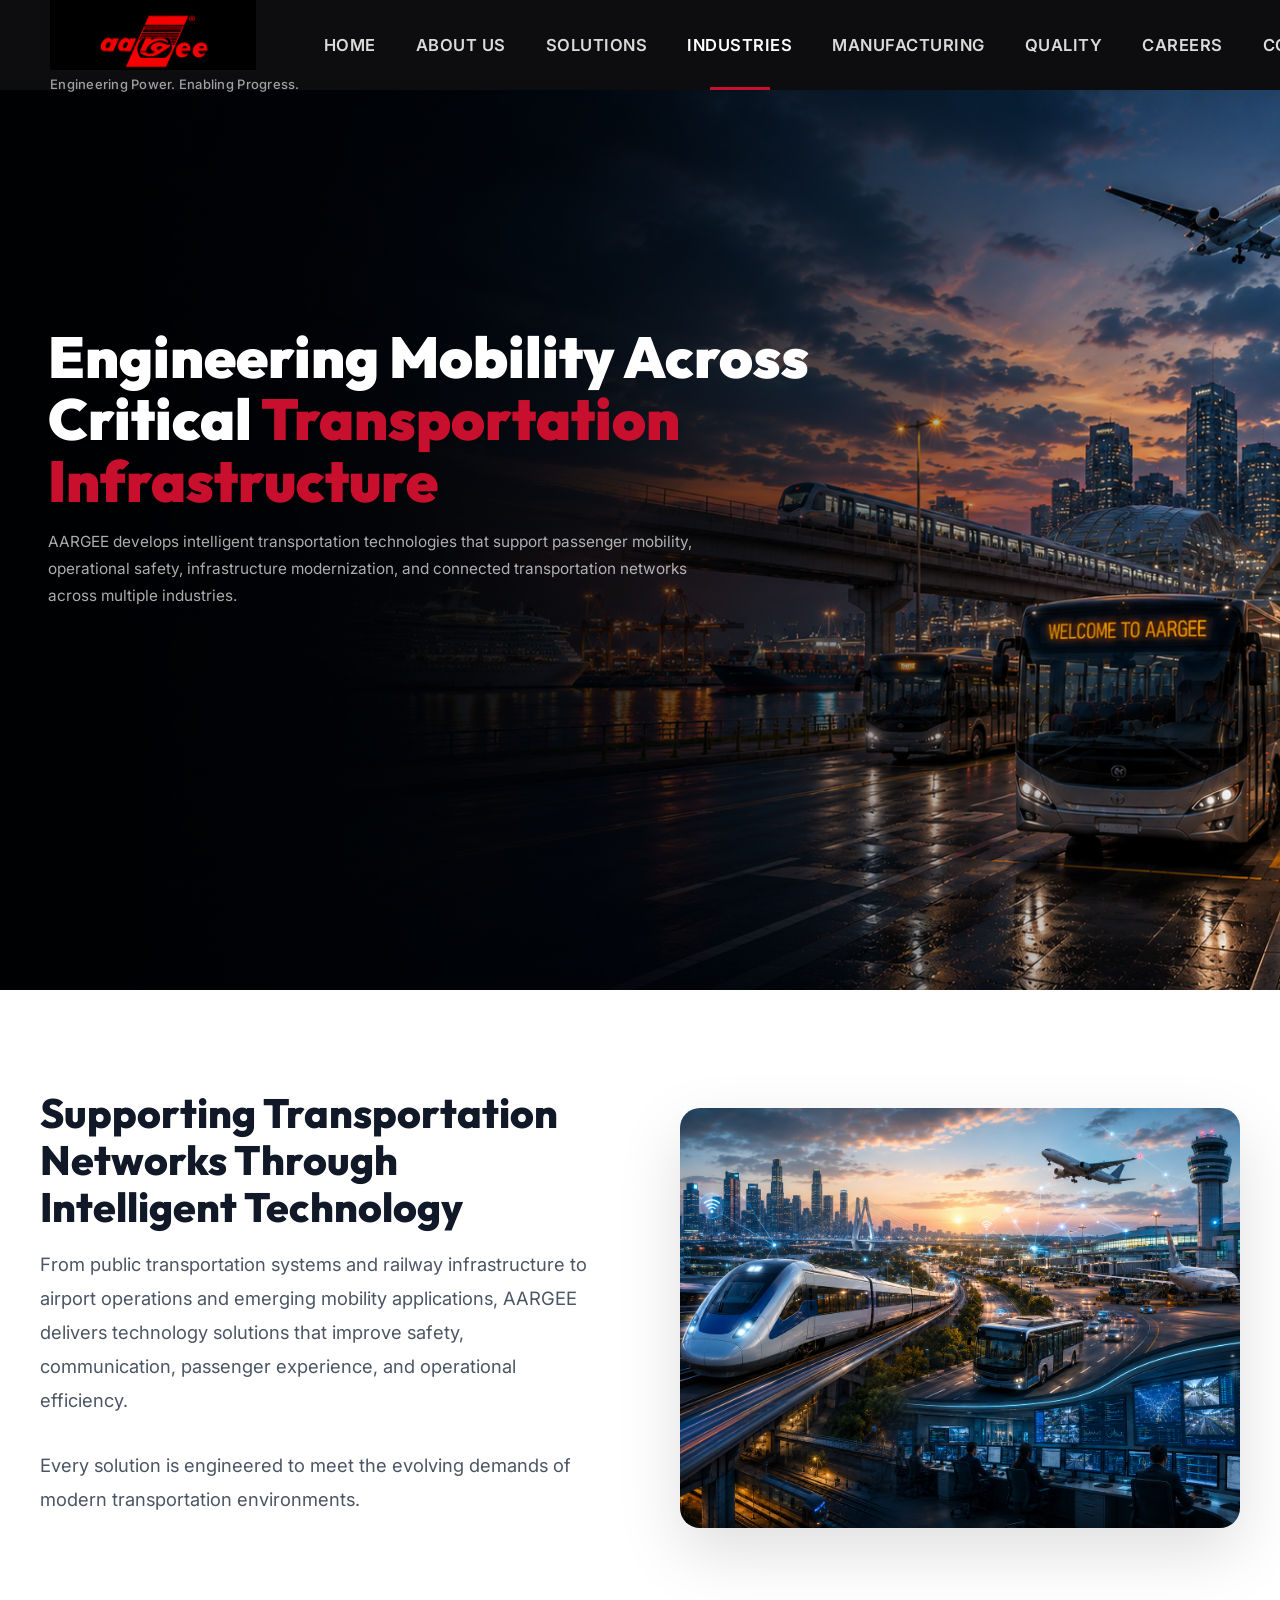
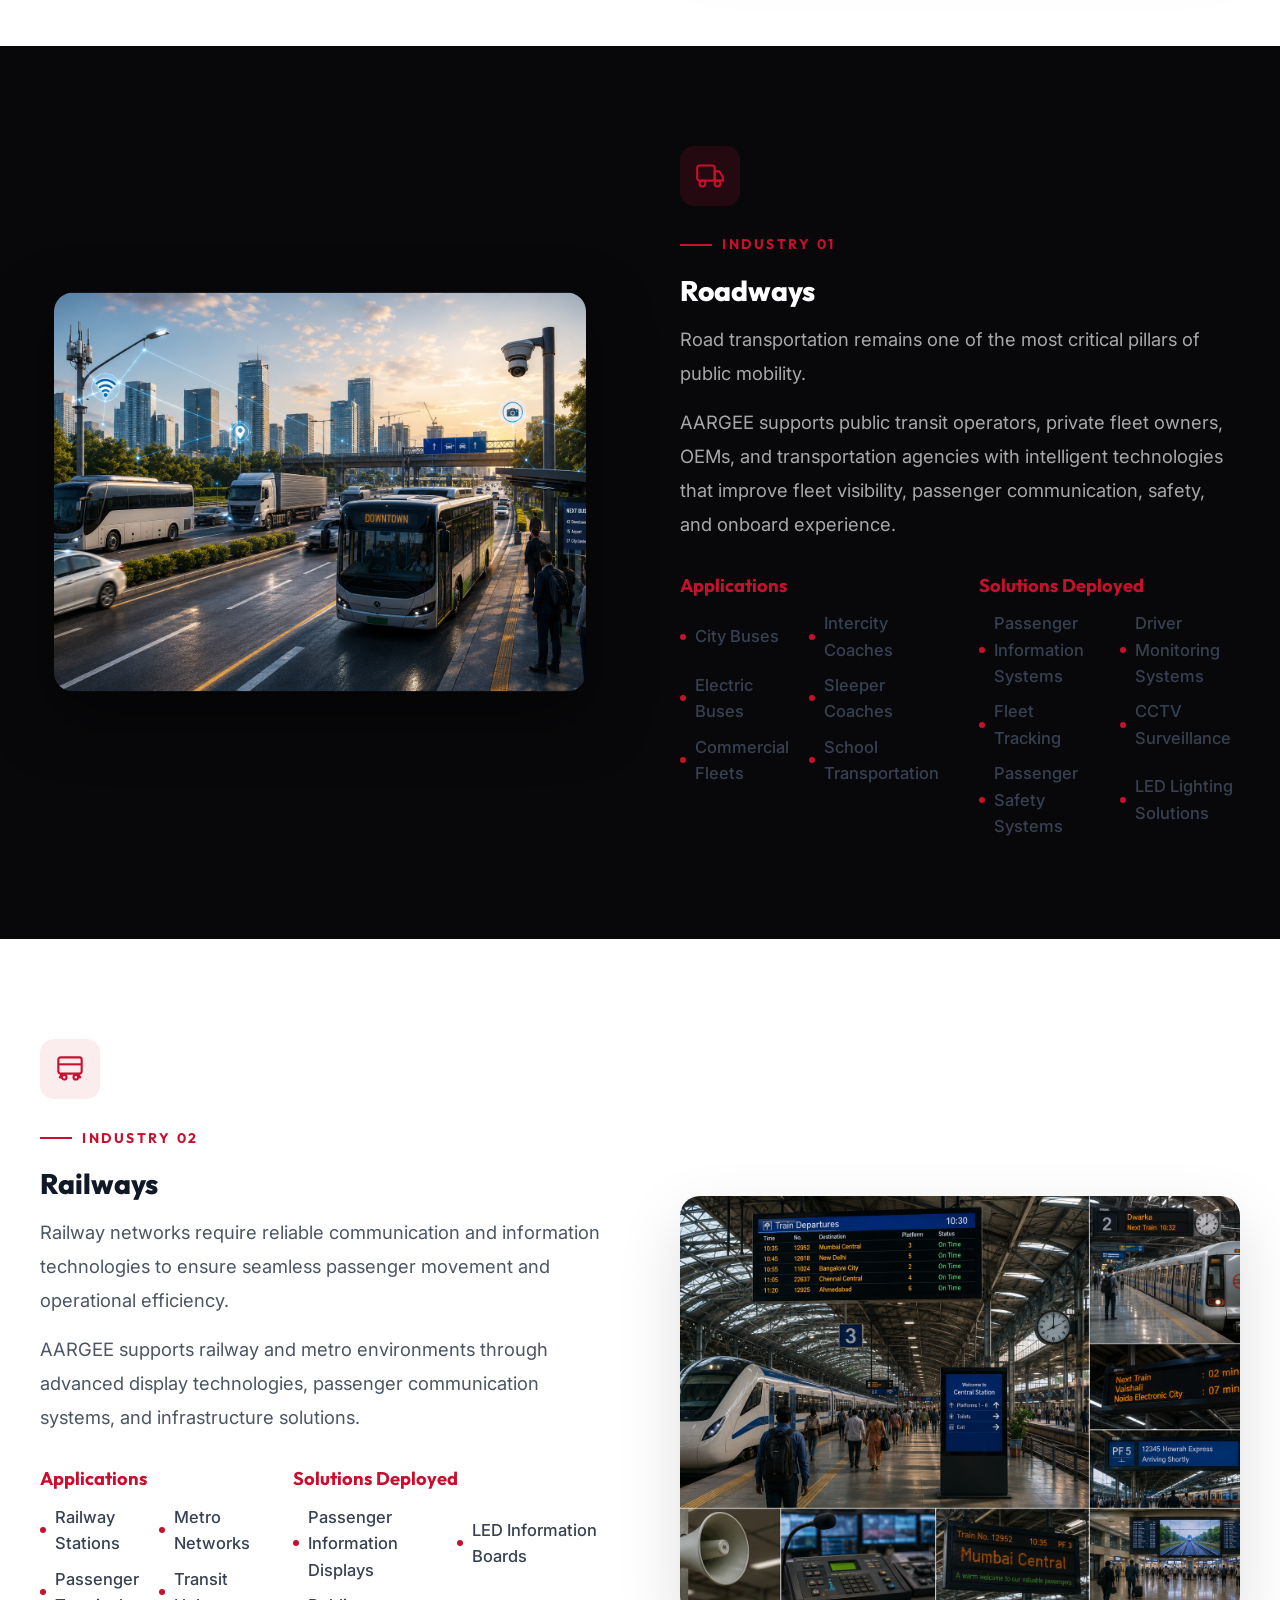
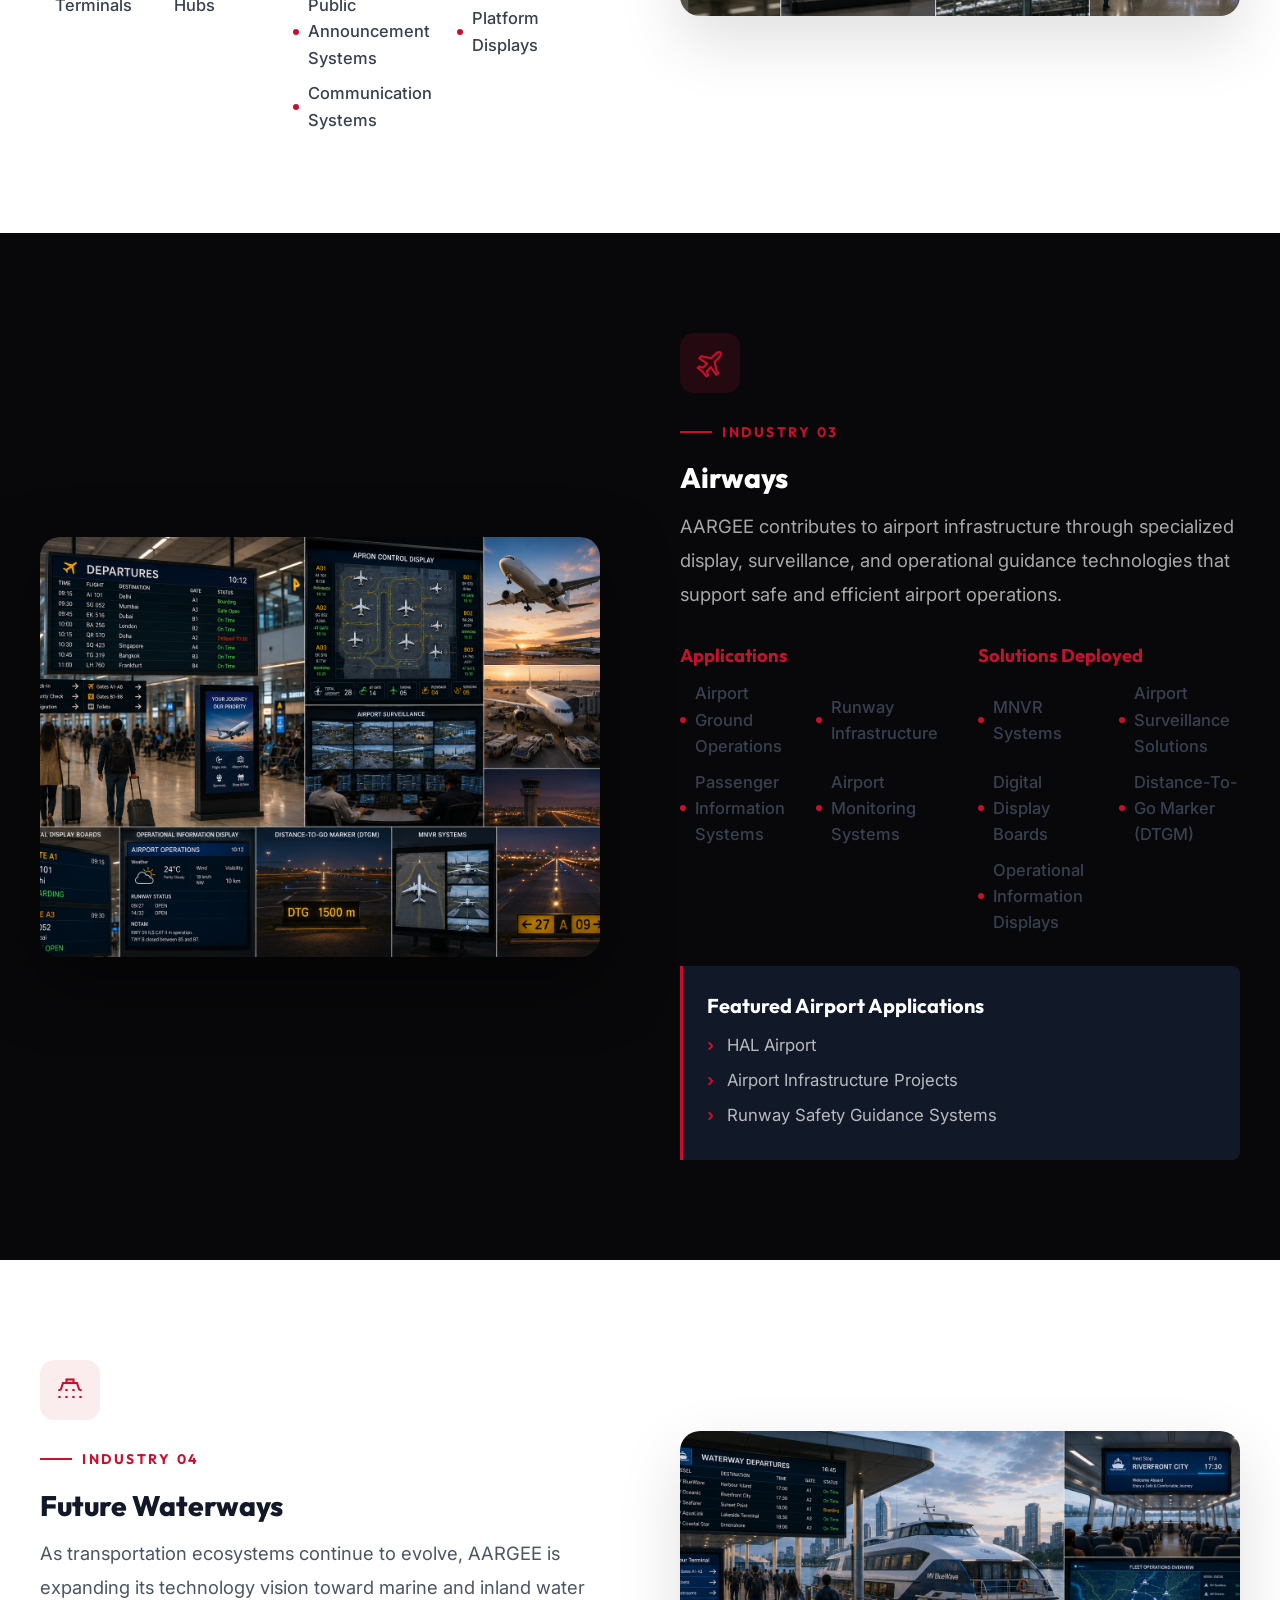
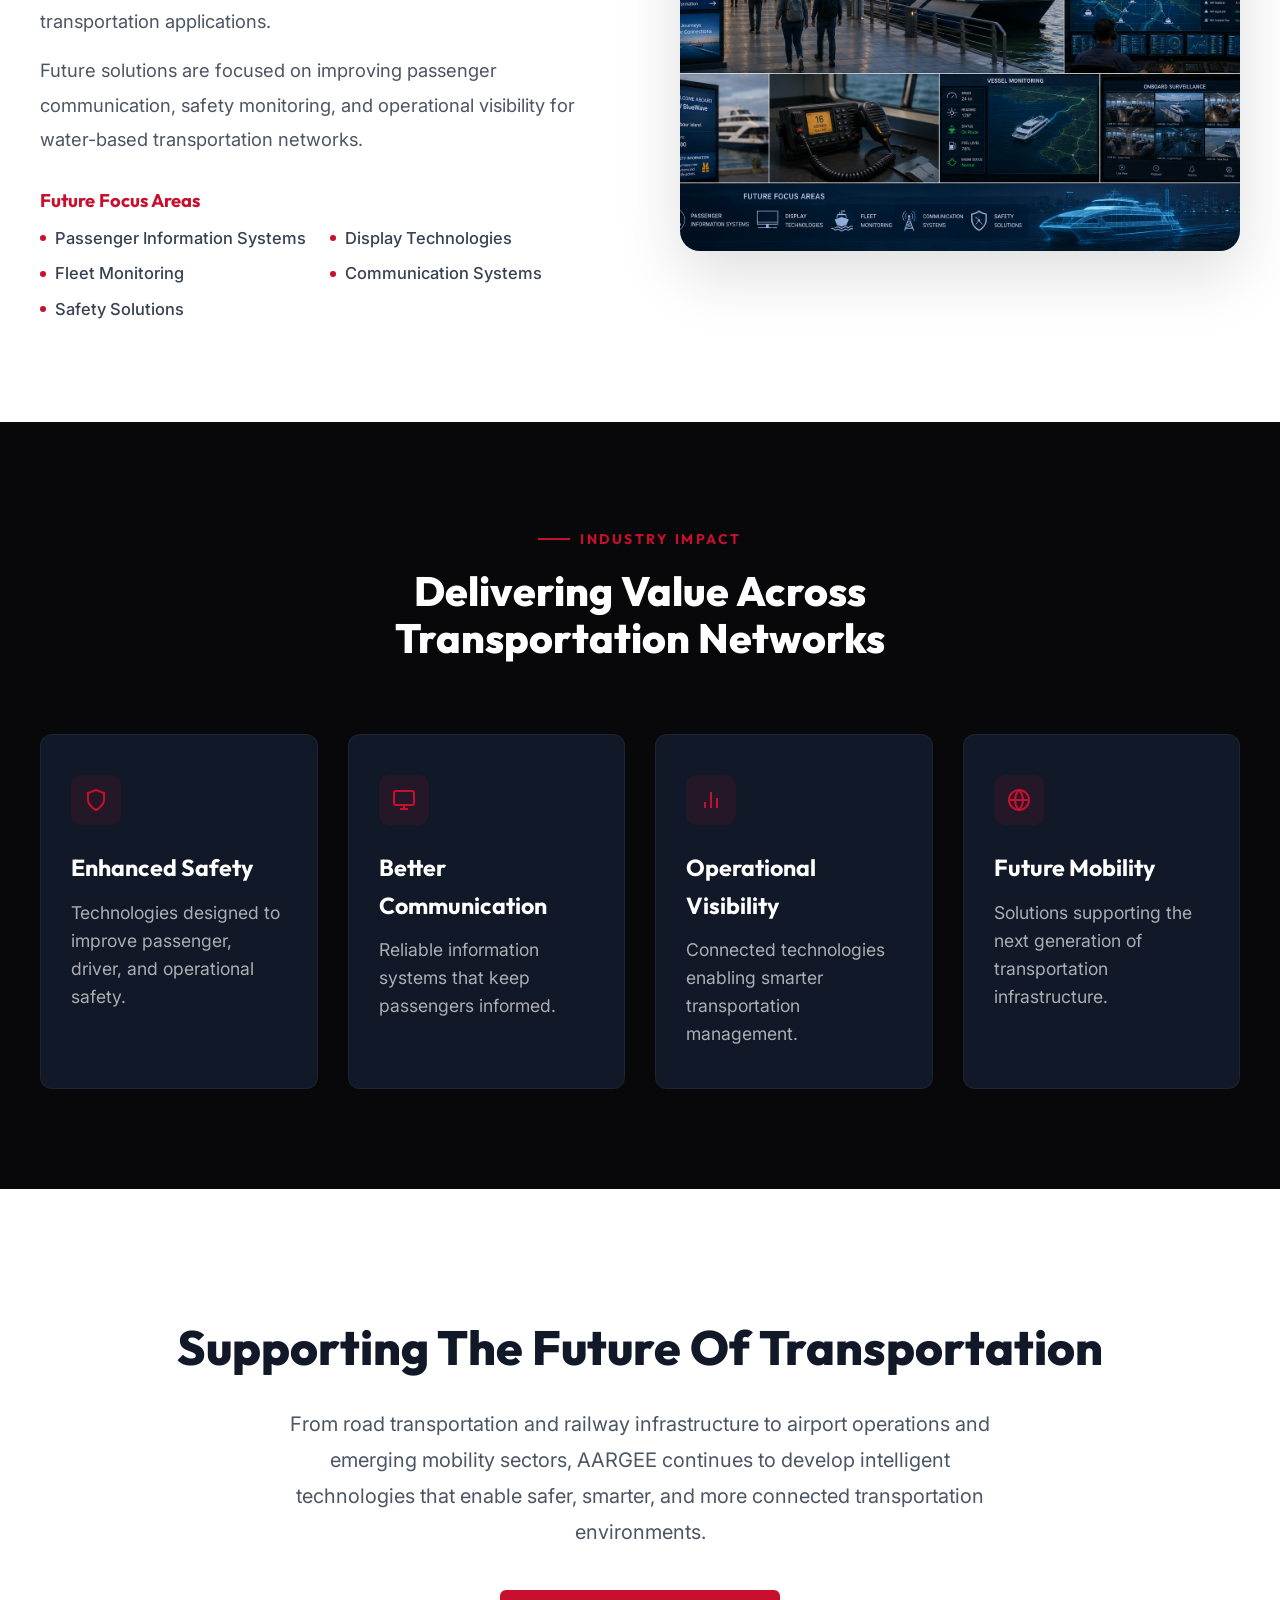
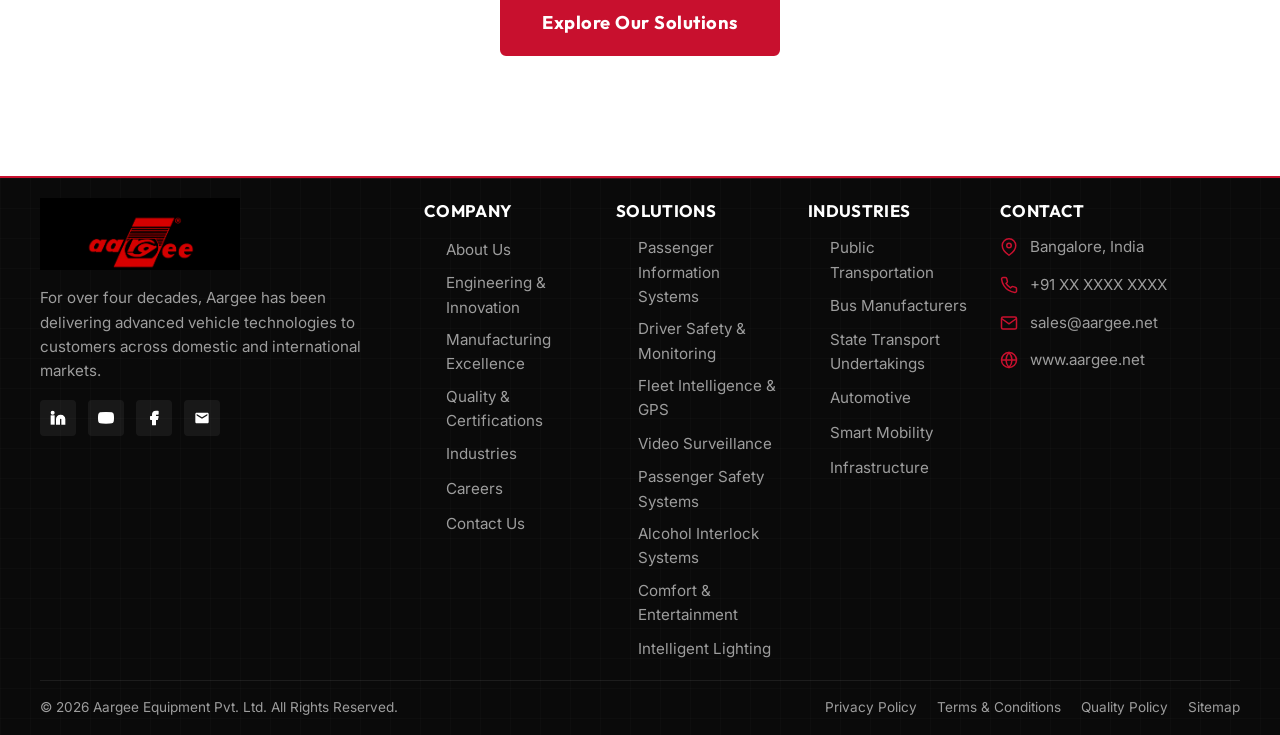
<file: industries.html>
<!DOCTYPE html>
<html lang="en">

<head>
    <meta charset="utf-8" />
    <meta content="width=device-width, initial-scale=1.0" name="viewport" />
    <meta
        content="Aargee Equipment Pvt. Ltd. — Intelligent Transportation Solutions across Roadways, Railways, Waterways & Airways. Passenger Information Systems, Fleet Tracking, Driver Safety, Surveillance and more."
        name="description" />
    <title>Industries | Aargee Equipment Pvt. Ltd. | Intelligent Transportation Technology</title>
    <link href="https://fonts.googleapis.com" rel="preconnect" />
    <link crossorigin="" href="https://fonts.gstatic.com" rel="preconnect" />
    <link
        href="https://fonts.googleapis.com/css2?family=Inter:wght@300;400;500;600;700&family=Outfit:wght@300;400;500;600;700;800;900&display=swap"
        rel="stylesheet" />
    <link href="index.css" rel="stylesheet" />
    <style>
        /* ── body override (index.css sets dark body) ── */
        body {
            background: #fff;
            color: #111827;
        }

        /* ── Utility ── */
        .sol-container {
            max-width: 1280px;
            margin: 0 auto;
            padding: 0 40px;
        }

        @media(max-width:768px) {
            .sol-container {
                padding: 0 20px;
            }
        }

        /* ── Section Label ── */
        .sol-lbl {
            display: inline-flex;
            align-items: center;
            gap: 10px;
            font-family: 'Outfit', sans-serif;
            font-size: 0.87rem;
            font-weight: 700;
            letter-spacing: 2.5px;
            text-transform: uppercase;
            color: #C8102E;
            margin-bottom: 18px;
        }

        .sol-lbl::before {
            content: '';
            display: block;
            width: 32px;
            height: 2px;
            background: #C8102E;
        }

        /* ── Fade-in on scroll (hero items shown immediately, others fade in) ── */
        .sol-fade {
            opacity: 0;
            transform: translateY(28px);
            transition: opacity 0.65s ease, transform 0.65s ease;
        }

        .sol-fade.visible {
            opacity: 1;
            transform: translateY(0);
        }

        /* Hero content always visible — no fade delay */
        .sol-hero .sol-fade {
            opacity: 1;
            transform: none;
            transition: none;
        }

        .sol-fade.d1 {
            transition-delay: 0.05s;
        }

        .sol-fade.d2 {
            transition-delay: 0.15s;
        }

        .sol-fade.d3 {
            transition-delay: 0.25s;
        }

        .sol-fade.d4 {
            transition-delay: 0.35s;
        }

        .sol-fade.d5 {
            transition-delay: 0.45s;
        }

        .sol-fade.d6 {
            transition-delay: 0.55s;
        }

        /* ── Section Heading ── */
        .sol-h2 {
            font-family: 'Outfit', sans-serif;
            font-size: clamp(1.9rem, 3.2vw, 2.7rem);
            font-weight: 800;
            color: #111827;
            line-height: 1.15;
            margin-bottom: 16px;
        }

        .sol-h2.white {
            color: #fff;
        }

        .sol-section-sub {
            font-size: 1.2rem;
            color: #4B5563;
            max-width: 640px;
            margin: 0 auto;
            line-height: 1.8;
        }

        .sol-section-sub.white {
            color: rgba(255, 255, 255, 0.65);
        }

        .sol-section-head {
            text-align: center;
            margin-bottom: 72px;
        }

        /* ============================================================
           HERO — Dark with red accent (same approach as about.html hero)
           ============================================================ */
        .sol-hero {
            position: relative;
            height: 100vh;
            height: 100dvh;
            min-height: 500px;
            display: flex;
            align-items: center;
            overflow: hidden;
            background: #08080a;
        }

        .sol-hero-bg {
            position: absolute;
            inset: 0;
            z-index: 0;
        }

        .sol-hero-bg-img {
            width: 100%;
            height: 100%;
            object-fit: cover;
            object-position: center;
        }

        .sol-hero-overlay {
            position: absolute;
            inset: 0;
            background: linear-gradient(90deg, rgba(0, 0, 0, 0.9) 0%, rgba(0, 0, 0, 0.6) 45%, transparent 100%);
        }

        .sol-hero-content {
            position: relative;
            z-index: 10;
            padding: 48px clamp(20px, 4vw, 48px) 0;
            transform: translateY(-80px);
            max-width: 860px;
            width: 100%;
        }

        .sol-hero-eyebrow {
            font-family: 'Outfit', sans-serif;
            font-size: 0.87rem;
            font-weight: 700;
            letter-spacing: 2.5px;
            text-transform: uppercase;
            color: #C8102E;
            display: inline-flex;
            align-items: center;
            gap: 10px;
            margin-bottom: 14px;
            opacity: 0;
            transform: translateY(16px);
            animation: fadeUp 0.7s var(--ease) 0.2s forwards;
        }

        .sol-hero-eyebrow::before {
            content: '';
            display: block;
            width: 32px;
            height: 2px;
            background: #C8102E;
        }

        .sol-hero-h1 {
            font-family: 'Outfit', sans-serif;
            font-size: clamp(2.2rem, 4.5vw, 4rem);
            font-weight: 900;
            color: #fff;
            line-height: 1.07;
            margin-bottom: 18px;
            opacity: 0;
            transform: translateY(20px);
            animation: fadeUp 0.8s var(--ease) 0.4s forwards;
        }

        .sol-hero-h1 .red {
            color: #C8102E;
        }

        .sol-hero-desc {
            font-size: clamp(0.92rem, 1.2vw, 1.05rem);
            color: rgba(255, 255, 255, 0.68);
            line-height: 1.75;
            max-width: 660px;
            margin-bottom: 32px;
            opacity: 0;
            transform: translateY(16px);
            animation: fadeUp 0.7s var(--ease) 0.6s forwards;
        }

        .sol-hero-btns {
            display: flex;
            gap: 18px;
            flex-wrap: wrap;
            opacity: 0;
            transform: translateY(16px);
            animation: fadeUp 0.7s var(--ease) 0.8s forwards;
        }

        .btn-sol-red {
            display: inline-flex;
            align-items: center;
            gap: 10px;
            background: #C8102E;
            color: #fff;
            padding: 15px 34px;
            border-radius: 6px;
            font-family: 'Outfit', sans-serif;
            font-weight: 700;
            font-size: 1.08rem;
            letter-spacing: 0.5px;
            text-decoration: none;
            transition: all 0.3s;
            border: 2px solid #C8102E;
        }

        .btn-sol-red:hover {
            background: #a00d24;
            box-shadow: 0 0 28px rgba(200, 16, 46, 0.45);
            transform: translateY(-2px);
        }

        .btn-sol-outline {
            display: inline-flex;
            align-items: center;
            gap: 10px;
            border: 2px solid rgba(255, 255, 255, 0.28);
            color: #fff;
            padding: 15px 34px;
            border-radius: 6px;
            font-family: 'Outfit', sans-serif;
            font-weight: 700;
            font-size: 1.08rem;
            letter-spacing: 0.5px;
            text-decoration: none;
            transition: all 0.3s;
        }

        .btn-sol-outline:hover {
            border-color: #C8102E;
            color: #C8102E;
            transform: translateY(-2px);
        }

        /* Scroll hint — no animation */
        .sol-scroll-hint {
            position: absolute;
            bottom: 28px;
            left: 50%;
            transform: translateX(-50%);
            display: flex;
            flex-direction: column;
            align-items: center;
            gap: 6px;
            z-index: 10;
        }

        .sol-scroll-hint span {
            font-size: 0.83rem;
            letter-spacing: 2px;
            text-transform: uppercase;
            color: rgba(255, 255, 255, 0.4);
        }

        /* ============================================================
           INDUSTRIES WE SERVE — white background
           ============================================================ */
        .sol-industries {
            background: #fff;
            padding: 110px 0;
        }

        .sol-ind-grid {
            display: grid;
            grid-template-columns: repeat(4, 1fr);
            gap: 24px;
        }

        @media(max-width:1024px) {
            .sol-ind-grid {
                grid-template-columns: repeat(2, 1fr);
            }
        }

        @media(max-width:600px) {
            .sol-ind-grid {
                grid-template-columns: 1fr;
            }
        }

        .sol-ind-card {
            border: 1px solid #e5e7eb;
            border-radius: 18px;
            overflow: hidden;
            transition: all 0.35s;
            cursor: default;
        }

        .sol-ind-card:hover {
            transform: translateY(-6px);
            box-shadow: 0 20px 60px rgba(0, 0, 0, 0.09), 0 0 0 1px rgba(200, 16, 46, 0.18);
            border-color: rgba(200, 16, 46, 0.3);
        }

        .sol-ind-imgbox {
            height: 180px;
            background: #f3f4f6;
            display: flex;
            align-items: center;
            justify-content: center;
            overflow: hidden;
        }

        .sol-ind-body {
            padding: 28px 24px;
        }

        .sol-ind-icon {
            width: 48px;
            height: 48px;
            background: rgba(200, 16, 46, 0.07);
            border-radius: 12px;
            display: flex;
            align-items: center;
            justify-content: center;
            color: #C8102E;
            margin-bottom: 16px;
        }

        .sol-ind-title {
            font-family: 'Outfit', sans-serif;
            font-size: 1.35rem;
            font-weight: 800;
            color: #111827;
            margin-bottom: 8px;
        }

        .sol-ind-desc {
            font-size: 1.05rem;
            color: #4B5563;
            line-height: 1.7;
        }

        .sol-ind-tag {
            display: inline-block;
            margin-top: 14px;
            padding: 4px 14px;
            border: 1px solid rgba(200, 16, 46, 0.25);
            color: #C8102E;
            border-radius: 20px;
            font-size: 0.85rem;
            font-weight: 700;
            letter-spacing: 1px;
            text-transform: uppercase;
        }

        /* ============================================================
           SOLUTIONS SECTION HEADER — light grey
           ============================================================ */
        .sol-sol-intro {
            background: #f9fafb;
            padding: 80px 0 60px;
        }

        /* ============================================================
           INDIVIDUAL SOLUTIONS — alternating white / light-grey
           ============================================================ */
        .sol-sol-section {
            padding: 100px 0;
        }

        .sol-sol-section.bg-white {
            background: #fff;
        }

        .sol-sol-section.bg-grey {
            background: #f9fafb;
        }

        .sol-sol-section.bg-dark {
            background: #08080a;
        }

        .sol-sol-inner {
            display: grid;
            grid-template-columns: 1fr 1fr;
            gap: 80px;
            align-items: center;
        }

        .sol-sol-inner.reverse {
            direction: rtl;
        }

        .sol-sol-inner.reverse>* {
            direction: ltr;
        }

        @media(max-width:900px) {
            .sol-sol-inner {
                grid-template-columns: 1fr;
                gap: 40px;
            }

            .sol-sol-inner.reverse {
                direction: ltr;
            }
        }

        /* Text side */
        .sol-sol-num {
            font-family: 'Outfit', sans-serif;
            font-size: 4rem;
            font-weight: 900;
            color: rgba(200, 16, 46, 0.1);
            line-height: 1;
            margin-bottom: -8px;
        }

        .sol-sol-num.dark {
            color: rgba(200, 16, 46, 0.15);
        }

        .sol-sol-icon {
            width: 60px;
            height: 60px;
            background: rgba(200, 16, 46, 0.08);
            border-radius: 14px;
            display: flex;
            align-items: center;
            justify-content: center;
            color: #C8102E;
            margin-bottom: 22px;
            transition: all 0.3s;
        }

        .sol-sol-section.bg-dark .sol-sol-icon {
            background: rgba(200, 16, 46, 0.15);
        }

        .sol-sol-section:hover .sol-sol-icon {
            background: #C8102E;
            color: #fff;
        }

        .sol-sol-title {
            font-family: 'Outfit', sans-serif;
            font-size: clamp(1.4rem, 2.2vw, 1.9rem);
            font-weight: 800;
            color: #111827;
            margin-bottom: 14px;
            line-height: 1.2;
        }

        .sol-sol-title.white {
            color: #fff;
        }

        .sol-sol-desc {
            font-size: 1.15rem;
            color: #4B5563;
            line-height: 1.85;
            margin-bottom: 30px;
        }

        .sol-sol-desc.white {
            color: rgba(255, 255, 255, 0.65);
        }

        .sol-feat-list {
            list-style: none;
            display: grid;
            grid-template-columns: 1fr 1fr;
            gap: 9px 20px;
        }

        .sol-feat-list li {
            display: flex;
            align-items: center;
            gap: 9px;
            font-size: 1.03rem;
            color: #374151;
            font-weight: 500;
        }

        .sol-feat-list.white li {
            color: rgba(255, 255, 255, 0.78);
        }

        .sol-feat-list li::before {
            content: '';
            width: 6px;
            height: 6px;
            border-radius: 50%;
            background: #C8102E;
            flex-shrink: 0;
        }

        @media(max-width:600px) {
            .sol-feat-list {
                grid-template-columns: 1fr;
            }
        }

        /* Image side */
        .sol-sol-img-wrap {
            position: relative;
            border-radius: 20px;
            overflow: hidden;
            aspect-ratio: 4/3;
            box-shadow: 0 24px 64px rgba(0, 0, 0, 0.13);
        }

        .sol-sol-section.bg-dark .sol-sol-img-wrap {
            box-shadow: 0 24px 64px rgba(0, 0, 0, 0.5);
        }

        .sol-sol-img-wrap img {
            width: 100%;
            height: 100%;
            object-fit: cover;
            transition: transform 0.5s ease;
        }

        .sol-sol-inner:hover .sol-sol-img-wrap img {
            transform: scale(1.04);
        }

        .sol-img-placeholder {
            width: 100%;
            height: 100%;
            display: flex;
            flex-direction: column;
            align-items: center;
            justify-content: center;
            gap: 14px;
            background: #f3f4f6;
        }

        .sol-img-placeholder.dark-bg {
            background: #12151e;
        }

        .sol-img-placeholder p {
            font-family: 'Outfit', sans-serif;
            font-size: 0.93rem;
            letter-spacing: 1.5px;
            text-transform: uppercase;
            color: #9CA3AF;
        }

        .sol-img-placeholder.dark-bg p {
            color: rgba(255, 255, 255, 0.28);
        }

        .sol-img-badge {
            position: absolute;
            bottom: 18px;
            left: 18px;
            background: rgba(255, 255, 255, 0.92);
            backdrop-filter: blur(10px);
            border: 1px solid rgba(200, 16, 46, 0.2);
            border-radius: 8px;
            padding: 8px 16px;
            display: flex;
            align-items: center;
            gap: 8px;
        }

        .sol-sol-section.bg-dark .sol-img-badge {
            background: rgba(0, 0, 0, 0.75);
            border-color: rgba(200, 16, 46, 0.3);
        }

        .sol-img-badge span {
            font-family: 'Outfit', sans-serif;
            font-size: 0.95rem;
            font-weight: 700;
            color: #111827;
        }

        .sol-sol-section.bg-dark .sol-img-badge span {
            color: #fff;
        }

        /* ============================================================
           WHY AARGEE — dark background
           ============================================================ */
        .sol-why {
            background: #08080a;
            padding: 110px 0;
            position: relative;
            overflow: hidden;
        }

        .sol-why-net {
            position: absolute;
            inset: 0;
            pointer-events: none;
            background-image:
                linear-gradient(rgba(200, 16, 46, 0.04) 1px, transparent 1px),
                linear-gradient(90deg, rgba(200, 16, 46, 0.04) 1px, transparent 1px);
            background-size: 72px 72px;
        }

        .sol-why-inner {
            position: relative;
            z-index: 1;
            display: grid;
            grid-template-columns: 1fr 1fr;
            gap: 80px;
            align-items: center;
        }

        @media(max-width:900px) {
            .sol-why-inner {
                grid-template-columns: 1fr;
                gap: 60px;
            }
        }

        .sol-counters {
            display: grid;
            grid-template-columns: 1fr 1fr;
            gap: 2px;
        }

        .sol-counter-box {
            background: rgba(255, 255, 255, 0.03);
            border: 1px solid rgba(255, 255, 255, 0.06);
            padding: 48px 32px;
            text-align: center;
            transition: all 0.35s;
        }

        .sol-counter-box:hover {
            background: rgba(200, 16, 46, 0.06);
            border-color: rgba(200, 16, 46, 0.25);
        }

        .sol-counter-num {
            font-family: 'Outfit', sans-serif;
            font-size: 3.2rem;
            font-weight: 900;
            color: #C8102E;
            line-height: 1;
            margin-bottom: 8px;
        }

        .sol-counter-label {
            font-size: 1.02rem;
            color: rgba(255, 255, 255, 0.5);
            line-height: 1.5;
        }

        .sol-why-body {
            font-size: 1.15rem;
            color: rgba(255, 255, 255, 0.6);
            line-height: 1.9;
            margin-top: 20px;
        }

        .sol-chips {
            display: flex;
            flex-wrap: wrap;
            gap: 10px;
            margin-top: 30px;
        }

        .sol-chip {
            padding: 7px 18px;
            border: 1px solid rgba(200, 16, 46, 0.3);
            border-radius: 30px;
            font-size: 0.97rem;
            font-weight: 600;
            color: rgba(255, 255, 255, 0.75);
        }

        /* ============================================================
           FINAL CTA — red-tinted dark
           ============================================================ */
        .sol-cta {
            background: #fff;
            padding: 110px 0;
            border-top: 1px solid #e5e7eb;
        }

        .sol-cta-inner {
            text-align: center;
        }

        .sol-cta-h2 {
            font-family: 'Outfit', sans-serif;
            font-size: clamp(1.9rem, 3.5vw, 3rem);
            font-weight: 900;
            color: #111827;
            line-height: 1.15;
            margin-bottom: 20px;
        }

        .sol-cta-h2 span {
            color: #C8102E;
        }

        .sol-cta-desc {
            font-size: 1.2rem;
            color: #4B5563;
            max-width: 580px;
            margin: 0 auto 44px;
            line-height: 1.8;
        }

        .sol-cta-btns {
            display: flex;
            justify-content: center;
            gap: 18px;
            flex-wrap: wrap;
        }

        .btn-cta-solid {
            display: inline-flex;
            align-items: center;
            gap: 10px;
            background: #C8102E;
            color: #fff;
            padding: 15px 34px;
            border-radius: 6px;
            font-family: 'Outfit', sans-serif;
            font-weight: 700;
            font-size: 1.08rem;
            text-decoration: none;
            transition: all 0.3s;
            border: 2px solid #C8102E;
        }

        .btn-cta-solid:hover {
            background: #a00d24;
            transform: translateY(-2px);
            box-shadow: 0 8px 24px rgba(200, 16, 46, 0.35);
        }

        .btn-cta-outline {
            display: inline-flex;
            align-items: center;
            gap: 10px;
            border: 2px solid #d1d5db;
            color: #111827;
            padding: 15px 34px;
            border-radius: 6px;
            font-family: 'Outfit', sans-serif;
            font-weight: 700;
            font-size: 1.08rem;
            text-decoration: none;
            transition: all 0.3s;
        }

        .btn-cta-outline:hover {
            border-color: #C8102E;
            color: #C8102E;
            transform: translateY(-2px);
        }
    </style>
</head>

<body>

    <!-- ======== NAVIGATION ======== -->
    <nav class="navbar" id="navbar">
        <div class="nav-inner">
            <a class="nav-logo" href="index.html" id="nav-logo">
                <img alt="Aargee Equipment Pvt. Ltd." class="logo-img" src="aargee-logo.png?v=3" />
                <span class="nav-tagline">Engineering Power. Enabling Progress.</span>
            </a>
            <div class="nav-menu" id="nav-menu">
                <ul class="nav-links">
                    <li><a class="nav-link" href="index.html" id="nav-home">HOME</a></li>
                    <li><a class="nav-link" href="about.html" id="nav-about">ABOUT US</a></li>
                    <li><a class="nav-link" href="solutions.html" id="nav-solutions">SOLUTIONS</a></li>
                    <li><a class="nav-link active" href="industries.html" id="nav-industries">INDUSTRIES</a></li>
                    <li><a class="nav-link" href="manufacturing.html" id="nav-manufacturing">MANUFACTURING</a></li>
                    <li><a class="nav-link" href="#" id="nav-quality">QUALITY</a></li>
                    <li><a class="nav-link" href="#" id="nav-careers">CAREERS</a></li>
                    <li><a class="nav-link" href="#" id="nav-contact">CONTACT</a></li>
                </ul>
            </div>
            <a class="nav-cta" href="#sol-cta" id="nav-contact-btn">Get A Quote</a>
            <button aria-label="Menu" class="nav-toggle"
                id="nav-toggle"><span></span><span></span><span></span></button>
        </div>
    </nav>


    <style>
        .ind-impact-grid {
            display: grid;
            grid-template-columns: repeat(auto-fit, minmax(260px, 1fr));
            gap: 30px;
            margin-top: 50px;
        }
        .ind-impact-card {
            background: #111827;
            border: 1px solid rgba(255, 255, 255, 0.05);
            padding: 40px 30px;
            border-radius: 12px;
            transition: all 0.3s;
        }
        .ind-impact-card:hover {
            transform: translateY(-5px);
            border-color: rgba(200, 16, 46, 0.3);
            box-shadow: 0 10px 30px rgba(0,0,0,0.5);
        }
        .ind-impact-icon {
            width: 50px;
            height: 50px;
            background: rgba(200, 16, 46, 0.1);
            border-radius: 10px;
            display: flex;
            align-items: center;
            justify-content: center;
            color: #C8102E;
            margin-bottom: 24px;
        }
        .ind-impact-title {
            font-family: 'Outfit', sans-serif;
            font-size: 1.45rem;
            font-weight: 700;
            color: #fff;
            margin-bottom: 12px;
        }
        .ind-impact-desc {
            color: rgba(255, 255, 255, 0.65);
            font-size: 1.1rem;
            line-height: 1.6;
        }
        
        .hl-card {
            background: #111827;
            border-left: 3px solid #C8102E;
            padding: 24px;
            margin-top: 30px;
            border-radius: 0 8px 8px 0;
        }
        .hl-card-title {
            font-family: 'Outfit', sans-serif;
            font-size: 1.25rem;
            font-weight: 700;
            color: #fff;
            margin-bottom: 10px;
        }
        .hl-card-list {
            list-style: none;
            padding: 0;
            margin: 0;
        }
        .hl-card-list li {
            position: relative;
            padding-left: 20px;
            color: rgba(255, 255, 255, 0.7);
            font-size: 1.05rem;
            margin-bottom: 8px;
        }
        .hl-card-list li::before {
            content: '›';
            position: absolute;
            left: 0;
            color: #C8102E;
            font-weight: bold;
        }
        
        .cta-section {
            padding: 120px 0;
            text-align: center;
            background: #fff;
        }
        .cta-title {
            font-family: 'Outfit', sans-serif;
            font-size: clamp(2rem, 4vw, 3rem);
            font-weight: 800;
            color: #111827;
            margin-bottom: 20px;
        }
        .cta-desc {
            font-size: 1.25rem;
            color: #4B5563;
            max-width: 700px;
            margin: 0 auto 40px;
            line-height: 1.8;
        }
    </style>


    <!-- ==================== HERO BANNER ==================== -->
    <section class="sol-hero" id="ind-hero">
        <div class="sol-hero-bg">
            <img src="industry-banner.jpg" alt="Industries Background" class="sol-hero-bg-img">
            <div class="sol-hero-overlay"></div>
        </div>
        <div class="sol-hero-content">

            <h1 class="sol-hero-h1">Engineering Mobility Across<br>Critical <span class="red">Transportation Infrastructure</span></h1>
            <p class="sol-hero-desc">AARGEE develops intelligent transportation technologies that support passenger mobility, operational safety, infrastructure modernization, and connected transportation networks across multiple industries.</p>
        </div>
        <div class="sol-hero-scroll">
            <span>Scroll</span>
            <div class="line"></div>
        </div>
    </section>

    <!-- ==================== INTRODUCTION SECTION ==================== -->
    <section class="sol-sol-section bg-white" style="padding: 100px 0;">
        <div class="sol-container">
            <div class="sol-sol-inner sol-fade">
                <div>
                    <h2 class="sol-h2">Supporting Transportation Networks Through Intelligent Technology</h2>
                    <p class="sol-sol-desc">From public transportation systems and railway infrastructure to airport operations and emerging mobility applications, AARGEE delivers technology solutions that improve safety, communication, passenger experience, and operational efficiency.</p>
                    <p class="sol-sol-desc">Every solution is engineered to meet the evolving demands of modern transportation environments.</p>
                </div>
                <div class="sol-sol-img-wrap">
                    <img src="placeholder-industry-intro.jpg" alt="Transportation Ecosystem" style="object-fit:cover; width:100%; height:100%; border-radius:12px; background:#f3f4f6;">
                </div>
            </div>
        </div>
    </section>

    <!-- ==================== INDUSTRY 01 - ROADWAYS ==================== -->
    <section class="sol-sol-section bg-dark" id="ind-roadways">
        <div class="sol-container">
            <div class="sol-sol-inner reverse sol-fade">
                <div>
                    <div class="sol-sol-icon">
                        <svg width="28" height="28" viewBox="0 0 24 24" fill="none" stroke="currentColor" stroke-width="1.8">
                            <rect x="1" y="3" width="15" height="13" rx="2" />
                            <path d="M16 8h4l3 5v3h-7V8z" />
                            <circle cx="5.5" cy="18.5" r="2.5" />
                            <circle cx="18.5" cy="18.5" r="2.5" />
                        </svg>
                    </div>
                    <div class="sol-lbl">Industry 01</div>
                    <h3 class="sol-sol-title white">Roadways</h3>
                    <p class="sol-sol-desc white">Road transportation remains one of the most critical pillars of public mobility.</p>
                    <p class="sol-sol-desc white" style="margin-top:-15px;">AARGEE supports public transit operators, private fleet owners, OEMs, and transportation agencies with intelligent technologies that improve fleet visibility, passenger communication, safety, and onboard experience.</p>
                    
                    <div style="display: flex; gap: 40px; margin-top: 20px;">
                        <div>
                            <h4 style="color:#C8102E; font-family:'Outfit', sans-serif; margin-bottom:10px; font-size: 1.15rem;">Applications</h4>
                            <ul class="sol-feat-list" style="margin-bottom:0;">
                                <li>City Buses</li>
                                <li>Intercity Coaches</li>
                                <li>Electric Buses</li>
                                <li>Sleeper Coaches</li>
                                <li>Commercial Fleets</li>
                                <li>School Transportation</li>
                            </ul>
                        </div>
                        <div>
                            <h4 style="color:#C8102E; font-family:'Outfit', sans-serif; margin-bottom:10px; font-size: 1.15rem;">Solutions Deployed</h4>
                            <ul class="sol-feat-list" style="margin-bottom:0;">
                                <li>Passenger Information Systems</li>
                                <li>Driver Monitoring Systems</li>
                                <li>Fleet Tracking</li>
                                <li>CCTV Surveillance</li>
                                <li>Passenger Safety Systems</li>
                                <li>LED Lighting Solutions</li>
                            </ul>
                        </div>
                    </div>
                </div>
                <div class="sol-sol-img-wrap" style="transform: scale(0.95);">
                    <img src="placeholder-road-smart.jpg" alt="Modern Smart Bus Fleet" style="object-fit:cover; width:100%; height:100%; border-radius:12px; background:#1f2937;">
                </div>
            </div>
        </div>
    </section>

    <!-- ==================== INDUSTRY 02 - RAILWAYS ==================== -->
    <section class="sol-sol-section bg-white" id="ind-railways">
        <div class="sol-container">
            <div class="sol-sol-inner sol-fade">
                <div>
                    <div class="sol-sol-icon">
                        <svg width="28" height="28" viewBox="0 0 24 24" fill="none" stroke="currentColor" stroke-width="1.8">
                            <rect x="2" y="2" width="20" height="14" rx="2" />
                            <path d="M2 8h20" />
                            <circle cx="7" cy="19" r="2" />
                            <circle cx="17" cy="19" r="2" />
                            <path d="M5 16l-2 4M19 16l2 4" />
                        </svg>
                    </div>
                    <div class="sol-lbl">Industry 02</div>
                    <h3 class="sol-sol-title">Railways</h3>
                    <p class="sol-sol-desc">Railway networks require reliable communication and information technologies to ensure seamless passenger movement and operational efficiency.</p>
                    <p class="sol-sol-desc" style="margin-top:-15px;">AARGEE supports railway and metro environments through advanced display technologies, passenger communication systems, and infrastructure solutions.</p>
                    
                    <div style="display: flex; gap: 40px; margin-top: 20px;">
                        <div>
                            <h4 style="color:#C8102E; font-family:'Outfit', sans-serif; margin-bottom:10px; font-size: 1.15rem;">Applications</h4>
                            <ul class="sol-feat-list" style="margin-bottom:0;">
                                <li>Railway Stations</li>
                                <li>Metro Networks</li>
                                <li>Passenger Terminals</li>
                                <li>Transit Hubs</li>
                            </ul>
                        </div>
                        <div>
                            <h4 style="color:#C8102E; font-family:'Outfit', sans-serif; margin-bottom:10px; font-size: 1.15rem;">Solutions Deployed</h4>
                            <ul class="sol-feat-list" style="margin-bottom:0;">
                                <li>Passenger Information Displays</li>
                                <li>LED Information Boards</li>
                                <li>Public Announcement Systems</li>
                                <li>Platform Displays</li>
                                <li>Communication Systems</li>
                            </ul>
                        </div>
                    </div>
                </div>
                <div class="sol-sol-img-wrap" style="transform: translateY(20px);">
                    <img src="placeholder-rail-station.jpg" alt="Railway Station PIS" style="object-fit:cover; width:100%; height:100%; border-radius:12px; background:#f3f4f6;">
                </div>
            </div>
        </div>
    </section>

    <!-- ==================== INDUSTRY 03 - AIRWAYS ==================== -->
    <section class="sol-sol-section bg-dark" id="ind-airways">
        <div class="sol-container">
            <div class="sol-sol-inner reverse sol-fade">
                <div>
                    <div class="sol-sol-icon">
                        <svg width="28" height="28" viewBox="0 0 24 24" fill="none" stroke="currentColor" stroke-width="1.8">
                            <path d="M17.8 19.2 16 11l3.5-3.5C21 6 21.5 4 21 3c-1-.5-3 0-4.5 1.5L13 8 4.8 6.2c-.5-.1-.9.2-1.1.6L3 8l6.5 4.5L6 16l-3.2-1.1-1.3 1.3 4.2 3.3 3.3 4.2 1.3-1.3L9.2 19l3.5-3.5 4.5 6.5l1.2-.7c.4-.2.7-.6.6-1.1z" />
                        </svg>
                    </div>
                    <div class="sol-lbl">Industry 03</div>
                    <h3 class="sol-sol-title white">Airways</h3>
                    <p class="sol-sol-desc white">AARGEE contributes to airport infrastructure through specialized display, surveillance, and operational guidance technologies that support safe and efficient airport operations.</p>
                    
                    <div style="display: flex; gap: 40px; margin-top: 20px;">
                        <div>
                            <h4 style="color:#C8102E; font-family:'Outfit', sans-serif; margin-bottom:10px; font-size: 1.15rem;">Applications</h4>
                            <ul class="sol-feat-list" style="margin-bottom:0;">
                                <li>Airport Ground Operations</li>
                                <li>Runway Infrastructure</li>
                                <li>Passenger Information Systems</li>
                                <li>Airport Monitoring Systems</li>
                            </ul>
                        </div>
                        <div>
                            <h4 style="color:#C8102E; font-family:'Outfit', sans-serif; margin-bottom:10px; font-size: 1.15rem;">Solutions Deployed</h4>
                            <ul class="sol-feat-list" style="margin-bottom:0;">
                                <li>MNVR Systems</li>
                                <li>Airport Surveillance Solutions</li>
                                <li>Digital Display Boards</li>
                                <li>Distance-To-Go Marker (DTGM)</li>
                                <li>Operational Information Displays</li>
                            </ul>
                        </div>
                    </div>
                    
                    <div class="hl-card sol-fade d3">
                        <div class="hl-card-title">Featured Airport Applications</div>
                        <ul class="hl-card-list">
                            <li>HAL Airport</li>
                            <li>Airport Infrastructure Projects</li>
                            <li>Runway Safety Guidance Systems</li>
                        </ul>
                    </div>
                </div>
                <div class="sol-sol-img-wrap" style="background-attachment: fixed;">
                    <img src="placeholder-air-runway.jpg" alt="Airport Operations & Runway" style="object-fit:cover; width:100%; height:100%; border-radius:12px; background:#1f2937;">
                </div>
            </div>
        </div>
    </section>

    <!-- ==================== INDUSTRY 04 - FUTURE WATERWAYS ==================== -->
    <section class="sol-sol-section bg-white" id="ind-waterways">
        <div class="sol-container">
            <div class="sol-sol-inner sol-fade">
                <div>
                    <div class="sol-sol-icon">
                        <svg width="28" height="28" viewBox="0 0 24 24" fill="none" stroke="currentColor" stroke-width="1.8">
                            <path d="M2 12h20M2 18h20" stroke-dasharray="2 4" />
                            <path d="M4 12l2-6h12l2 6" />
                            <rect x="9" y="3" width="6" height="3" />
                        </svg>
                    </div>
                    <div class="sol-lbl">Industry 04</div>
                    <h3 class="sol-sol-title">Future Waterways</h3>
                    <p class="sol-sol-desc">As transportation ecosystems continue to evolve, AARGEE is expanding its technology vision toward marine and inland water transportation applications.</p>
                    <p class="sol-sol-desc" style="margin-top:-15px;">Future solutions are focused on improving passenger communication, safety monitoring, and operational visibility for water-based transportation networks.</p>
                    
                    <h4 style="color:#C8102E; font-family:'Outfit', sans-serif; margin-top:20px; margin-bottom:10px; font-size: 1.15rem;">Future Focus Areas</h4>
                    <ul class="sol-feat-list" style="margin-bottom:0;">
                        <li>Passenger Information Systems</li>
                        <li>Display Technologies</li>
                        <li>Fleet Monitoring</li>
                        <li>Communication Systems</li>
                        <li>Safety Solutions</li>
                    </ul>
                </div>
                <div class="sol-sol-img-wrap">
                    <img src="placeholder-water-ferry.jpg" alt="Smart Passenger Ferry" style="object-fit:cover; width:100%; height:100%; border-radius:12px; background:#f3f4f6;">
                </div>
            </div>
        </div>
    </section>

    <!-- ==================== INDUSTRY IMPACT SECTION ==================== -->
    <section class="sol-sol-section bg-dark" style="padding: 100px 0;">
        <div class="sol-container">
            <div class="sol-section-head sol-fade">
                <div class="sol-lbl" style="justify-content:center;">Industry Impact</div>
                <h2 class="sol-h2 white">Delivering Value Across<br>Transportation Networks</h2>
            </div>
            
            <div class="ind-impact-grid">
                <div class="ind-impact-card sol-fade d1">
                    <div class="ind-impact-icon">
                        <svg width="24" height="24" viewBox="0 0 24 24" fill="none" stroke="currentColor" stroke-width="2">
                            <path d="M12 22s8-4 8-10V5l-8-3-8 3v7c0 6 8 10 8 10z" />
                        </svg>
                    </div>
                    <div class="ind-impact-title">Enhanced Safety</div>
                    <div class="ind-impact-desc">Technologies designed to improve passenger, driver, and operational safety.</div>
                </div>
                <div class="ind-impact-card sol-fade d2">
                    <div class="ind-impact-icon">
                        <svg width="24" height="24" viewBox="0 0 24 24" fill="none" stroke="currentColor" stroke-width="2">
                            <rect x="2" y="3" width="20" height="14" rx="2" />
                            <path d="M8 21h8M12 17v4" />
                        </svg>
                    </div>
                    <div class="ind-impact-title">Better Communication</div>
                    <div class="ind-impact-desc">Reliable information systems that keep passengers informed.</div>
                </div>
                <div class="ind-impact-card sol-fade d3">
                    <div class="ind-impact-icon">
                        <svg width="24" height="24" viewBox="0 0 24 24" fill="none" stroke="currentColor" stroke-width="2">
                            <line x1="18" y1="20" x2="18" y2="10" />
                            <line x1="12" y1="20" x2="12" y2="4" />
                            <line x1="6" y1="20" x2="6" y2="14" />
                        </svg>
                    </div>
                    <div class="ind-impact-title">Operational Visibility</div>
                    <div class="ind-impact-desc">Connected technologies enabling smarter transportation management.</div>
                </div>
                <div class="ind-impact-card sol-fade d4">
                    <div class="ind-impact-icon">
                        <svg width="24" height="24" viewBox="0 0 24 24" fill="none" stroke="currentColor" stroke-width="2">
                            <circle cx="12" cy="12" r="10" />
                            <path d="M12 2a15.3 15.3 0 0 1 4 10 15.3 15.3 0 0 1-4 10 15.3 15.3 0 0 1-4-10 15.3 15.3 0 0 1 4-10z" />
                            <path d="M2 12h20" />
                        </svg>
                    </div>
                    <div class="ind-impact-title">Future Mobility</div>
                    <div class="ind-impact-desc">Solutions supporting the next generation of transportation infrastructure.</div>
                </div>
            </div>
        </div>
    </section>

    <!-- ==================== FINAL CTA SECTION ==================== -->
    <section class="cta-section">
        <div class="sol-container">
            <div class="sol-fade">
                <h2 class="cta-title">Supporting The Future Of Transportation</h2>
                <p class="cta-desc">From road transportation and railway infrastructure to airport operations and emerging mobility sectors, AARGEE continues to develop intelligent technologies that enable safer, smarter, and more connected transportation environments.</p>
                <a href="solutions.html" class="btn-sol-red" style="padding: 16px 40px; font-size: 1.15rem;">Explore Our Solutions</a>
            </div>
        </div>
    </section>



<footer class="premium-footer">
        <div class="pf-inner">
            <div class="pf-grid">
                <!-- Column 1 -->
                <div class="pf-col pf-col-1">
                    <img alt="Aargee Equipment Pvt. Ltd." class="pf-logo-img" src="aargee-logo.png?v=3" />
                    
                    <p>For over four decades, Aargee has been delivering advanced vehicle technologies to customers
                        across domestic and international markets.</p>
                    <div class="pf-socials">
                        <a aria-label="LinkedIn" href="#"><svg class="premium-icon-anim" fill="none" height="18"
                                stroke="currentColor" stroke-width="2" viewbox="0 0 24 24" width="18">
                                <path
                                    d="M16 8a6 6 0 0 1 6 6v7h-4v-7a2 2 0 0 0-2-2 2 2 0 0 0-2 2v7h-4v-7a6 6 0 0 1 6-6z">
                                </path>
                                <rect height="12" width="4" x="2" y="9"></rect>
                                <circle cx="4" cy="4" r="2"></circle>
                            </svg></a>
                        <a aria-label="YouTube" href="#"><svg class="premium-icon-anim" fill="none" height="18"
                                stroke="currentColor" stroke-width="2" viewbox="0 0 24 24" width="18">
                                <path
                                    d="M22.54 6.42a2.78 2.78 0 0 0-1.94-2C18.88 4 12 4 12 4s-6.88 0-8.6.46a2.78 2.78 0 0 0-1.94 2A29 29 0 0 0 1 11.75a29 29 0 0 0 .46 5.33 2.78 2.78 0 0 0 1.94 2c1.72.46 8.6.46 8.6.46s6.88 0 8.6-.46a2.78 2.78 0 0 0 1.94-2 29 29 0 0 0 .46-5.33 29 29 0 0 0-.46-5.33z">
                                </path>
                                <polygon points="9.75 15.02 15.5 11.75 9.75 8.48 9.75 15.02"></polygon>
                            </svg></a>
                        <a aria-label="Facebook" href="#"><svg class="premium-icon-anim" fill="none" height="18"
                                stroke="currentColor" stroke-linecap="round" stroke-linejoin="round" stroke-width="2"
                                viewbox="0 0 24 24" width="18">
                                <path d="M18 2h-3a5 5 0 0 0-5 5v3H7v4h3v8h4v-8h3l1-4h-4V7a1 1 0 0 1 1-1h3z"></path>
                            </svg></a>
                        <a aria-label="Email" href="#"><svg viewbox="0 0 24 24">
                                <path
                                    d="M20 4H4c-1.1 0-2 .9-2 2v12c0 1.1.9 2 2 2h16c1.1 0 2-.9 2-2V6c0-1.1-.9-2-2-2zm0 4.236l-8 4.882-8-4.882V6l8 4.882L20 6v2.236z">
                                </path>
                            </svg></a>
                    </div>
                </div>
                <!-- Column 2 -->
                <div class="pf-col">
                    <h4>COMPANY</h4>
                    <ul class="pf-links">
                        <li><a href="#">About Us</a></li>
                        <li><a href="#">Engineering &amp; Innovation</a></li>
                        <li><a href="#">Manufacturing Excellence</a></li>
                        <li><a href="#">Quality &amp; Certifications</a></li>
                        <li><a href="#">Industries</a></li>
                        <li><a href="#">Careers</a></li>
                        <li><a href="#">Contact Us</a></li>
                    </ul>
                </div>
                <!-- Column 3 -->
                <div class="pf-col">
                    <h4>SOLUTIONS</h4>
                    <ul class="pf-links">
                        <li><a href="#sol01">Passenger Information Systems</a></li>
                        <li><a href="#sol02">Driver Safety &amp; Monitoring</a></li>
                        <li><a href="#sol03">Fleet Intelligence &amp; GPS</a></li>
                        <li><a href="#sol04">Video Surveillance</a></li>
                        <li><a href="#sol05">Passenger Safety Systems</a></li>
                        <li><a href="#sol06">Alcohol Interlock Systems</a></li>
                        <li><a href="#sol07">Comfort &amp; Entertainment</a></li>
                        <li><a href="#sol08">Intelligent Lighting</a></li>
                    </ul>
                </div>
                <!-- Column 4 -->
                <div class="pf-col">
                    <h4>INDUSTRIES</h4>
                    <ul class="pf-links">
                        <li><a href="#">Public Transportation</a></li>
                        <li><a href="#">Bus Manufacturers</a></li>
                        <li><a href="#">State Transport Undertakings</a></li>
                        <li><a href="#">Automotive</a></li>
                        <li><a href="#">Smart Mobility</a></li>
                        <li><a href="#">Infrastructure</a></li>
                    </ul>
                </div>
                <!-- Column 5 -->
                <div class="pf-col">
                    <h4>CONTACT</h4>
                    <div class="pf-contact-item">
                        <div class="pf-contact-icon"><svg fill="none" height="20" stroke="currentColor" stroke-width="2"
                                viewbox="0 0 24 24" width="20">
                                <path d="M21 10c0 7-9 13-9 13s-9-6-9-13a9 9 0 0 1 18 0z"></path>
                                <circle cx="12" cy="10" r="3"></circle>
                            </svg></div>
                        <div class="pf-contact-text">Bangalore, India</div>
                    </div>
                    <div class="pf-contact-item">
                        <div class="pf-contact-icon"><svg fill="none" height="20" stroke="currentColor" stroke-width="2"
                                viewbox="0 0 24 24" width="20">
                                <path
                                    d="M22 16.92v3a2 2 0 0 1-2.18 2 19.79 19.79 0 0 1-8.63-3.07 19.5 19.5 0 0 1-6-6 19.79 19.79 0 0 1-3.07-8.67A2 2 0 0 1 4.11 2h3a2 2 0 0 1 2 1.72 12.84 12.84 0 0 0 .7 2.81 2 2 0 0 1-.45 2.11L8.09 9.91a16 16 0 0 0 6 6l1.27-1.27a2 2 0 0 1 2.11-.45 12.84 12.84 0 0 0 2.81.7A2 2 0 0 1 22 16.92z">
                                </path>
                            </svg></div>
                        <div class="pf-contact-text"><a href="tel:+91XXXXXXXXXX">+91 XX XXXX XXXX</a></div>
                    </div>
                    <div class="pf-contact-item">
                        <div class="pf-contact-icon"><svg fill="none" height="20" stroke="currentColor" stroke-width="2"
                                viewbox="0 0 24 24" width="20">
                                <path d="M4 4h16c1.1 0 2 .9 2 2v12c0 1.1-.9 2-2 2H4c-1.1 0-2-.9-2-2V6c0-1.1.9-2 2-2z">
                                </path>
                                <polyline points="22,6 12,13 2,6"></polyline>
                            </svg></div>
                        <div class="pf-contact-text"><a href="mailto:sales@aargee.net">sales@aargee.net</a></div>
                    </div>
                    <div class="pf-contact-item">
                        <div class="pf-contact-icon"><svg fill="none" height="20" stroke="currentColor" stroke-width="2"
                                viewbox="0 0 24 24" width="20">
                                <circle cx="12" cy="12" r="10"></circle>
                                <line x1="2" x2="22" y1="12" y2="12"></line>
                                <path
                                    d="M12 2a15.3 15.3 0 0 1 4 10 15.3 15.3 0 0 1-4 10 15.3 15.3 0 0 1-4-10 15.3 15.3 0 0 1 4-10z">
                                </path>
                            </svg></div>
                        <div class="pf-contact-text"><a href="http://www.aargee.net">www.aargee.net</a></div>
                    </div>
                </div>
            </div>
            <div class="pf-copyright">
                <div class="pf-copy-text">© 2026 Aargee Equipment Pvt. Ltd. All Rights Reserved.</div>
                <div class="pf-copy-links">
                    <a href="#">Privacy Policy</a>
                    <a href="#">Terms &amp; Conditions</a>
                    <a href="#">Quality Policy</a>
                    <a href="#">Sitemap</a>
                </div>
            </div>
        </div>
    </footer>

    <script src="main.js"></script>
    <script>
        (function () {
            /* ── Navbar scroll ── */
            var navbar = document.getElementById('navbar');
            if (navbar) window.addEventListener('scroll', function () { navbar.classList.toggle('scrolled', window.scrollY > 45); }, { passive: true });

            /* ── Mobile nav toggle ── */
            var toggle = document.getElementById('nav-toggle'), menu = document.getElementById('nav-menu');
            if (toggle && menu) toggle.addEventListener('click', function () { menu.classList.toggle('open'); toggle.classList.toggle('open'); });

            /* ── Scroll fade-in ── */
            var fades = document.querySelectorAll('.sol-fade');
            var obs = new IntersectionObserver(function (entries) {
                entries.forEach(function (e) { if (e.isIntersecting) { e.target.classList.add('visible'); obs.unobserve(e.target); } });
            }, { threshold: 0.1 });
            fades.forEach(function (el) { obs.observe(el); });

            /* ── Counter animation ── */
            var counts = document.querySelectorAll('.sol-count');
            var cobs = new IntersectionObserver(function (entries) {
                entries.forEach(function (e) {
                    if (!e.isIntersecting) return;
                    var el = e.target, t = +el.dataset.target, s = performance.now(), d = 1800;
                    (function tick(n) { var p = Math.min((n - s) / d, 1); el.textContent = Math.round(t * (1 - Math.pow(1 - p, 3))); if (p < 1) requestAnimationFrame(tick); })(s);
                    cobs.unobserve(el);
                });
            }, { threshold: 0.5 });
            counts.forEach(function (el) { cobs.observe(el); });
        })();
    </script>
</body>

</html>
</file>
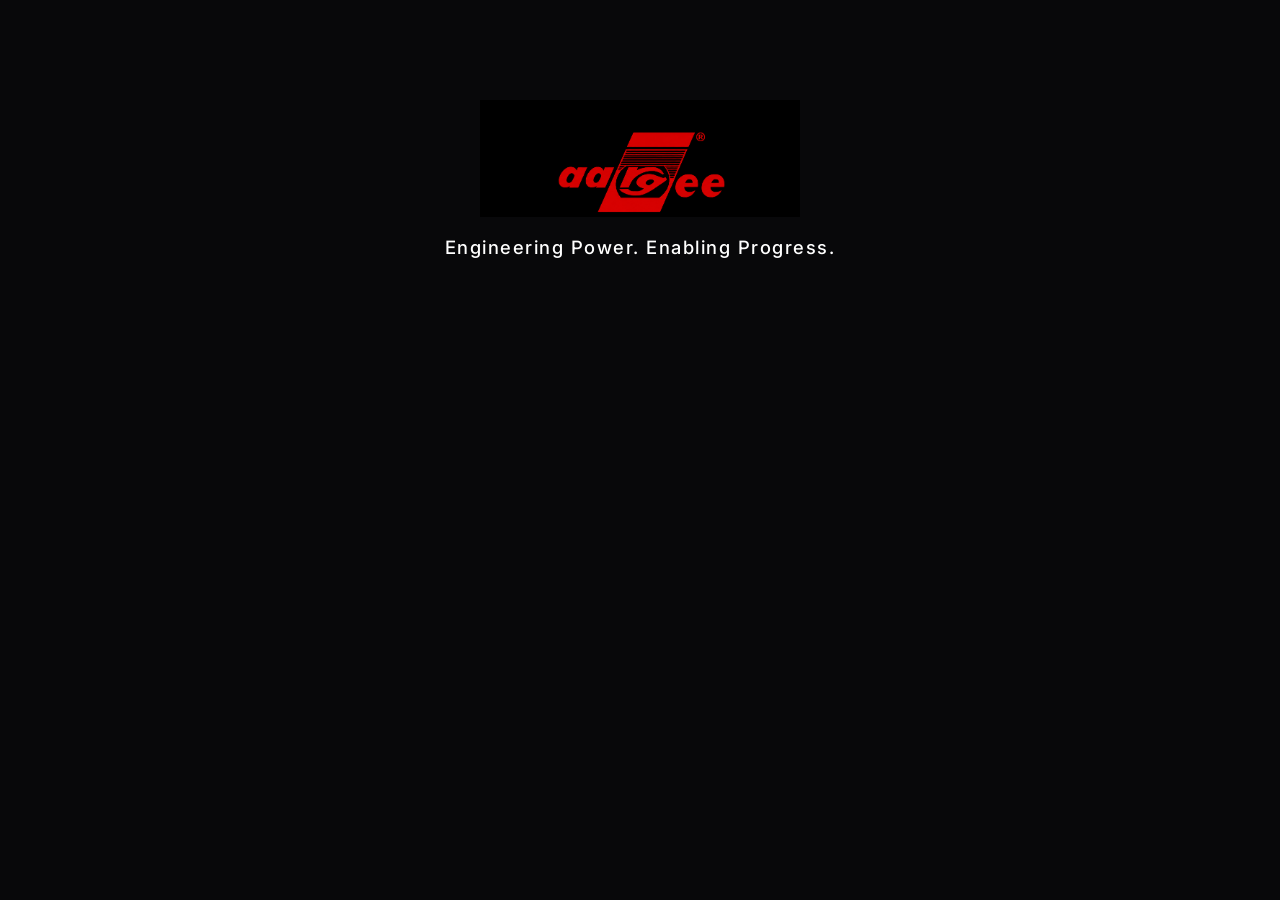
<file: logo-section.html>
<!DOCTYPE html>
<html lang="en">
<head>
    <meta charset="utf-8">
    <meta name="viewport" content="width=device-width, initial-scale=1.0">
    <title>Aargee Corporate Logo Section</title>
    <link rel="preconnect" href="https://fonts.googleapis.com">
    <link rel="preconnect" href="https://fonts.gstatic.com" crossorigin>
    <link href="https://fonts.googleapis.com/css2?family=Inter:wght@500&display=swap" rel="stylesheet">
    <style>
        /* Dark background to preview the transparent section and ensure tagline readability */
        body {
            background-color: #08080a; 
            margin: 0;
            padding: 0;
        }

        /* 
           ================================================================
           CORPORATE LOGO DISPLAY SECTION
           ================================================================
        */
        .corporate-logo-section {
            background-color: transparent;
            width: 100%;
            padding: 100px 20px;
            display: flex;
            flex-direction: column;
            align-items: center;
            justify-content: center;
            box-sizing: border-box;
        }

        .corporate-logo-img {
            max-width: 320px; /* Scaled for premium crisp presentation */
            height: auto;
            display: block;
            margin: 0 auto;
            /* Ensures HD clarity and prevents browser blurring on resize */
            image-rendering: -webkit-optimize-contrast;
            image-rendering: crisp-edges;
            transform: translateZ(0); 
        }

        .corporate-tagline {
            color: #FFFFFF;
            font-family: 'Inter', sans-serif;
            font-weight: 500;
            font-size: 1.15rem;
            letter-spacing: 1.5px;
            text-align: center;
            margin-top: 18px; /* Perfectly positioned 15-20px below logo */
            margin-bottom: 0;
            line-height: 1.4;
        }

        /* Responsive scaling */
        @media (max-width: 768px) {
            .corporate-logo-section {
                padding: 80px 20px;
            }
            .corporate-logo-img {
                max-width: 260px;
            }
            .corporate-tagline {
                font-size: 1.05rem;
                letter-spacing: 1px;
            }
        }
    </style>
</head>
<body>

    <section class="corporate-logo-section">
        <img src="aargee-logo.png?v=3" alt="Aargee Equipment Pvt. Ltd." class="corporate-logo-img">
        <p class="corporate-tagline">Engineering Power. Enabling Progress.</p>
    </section>

</body>
</html>
</file>
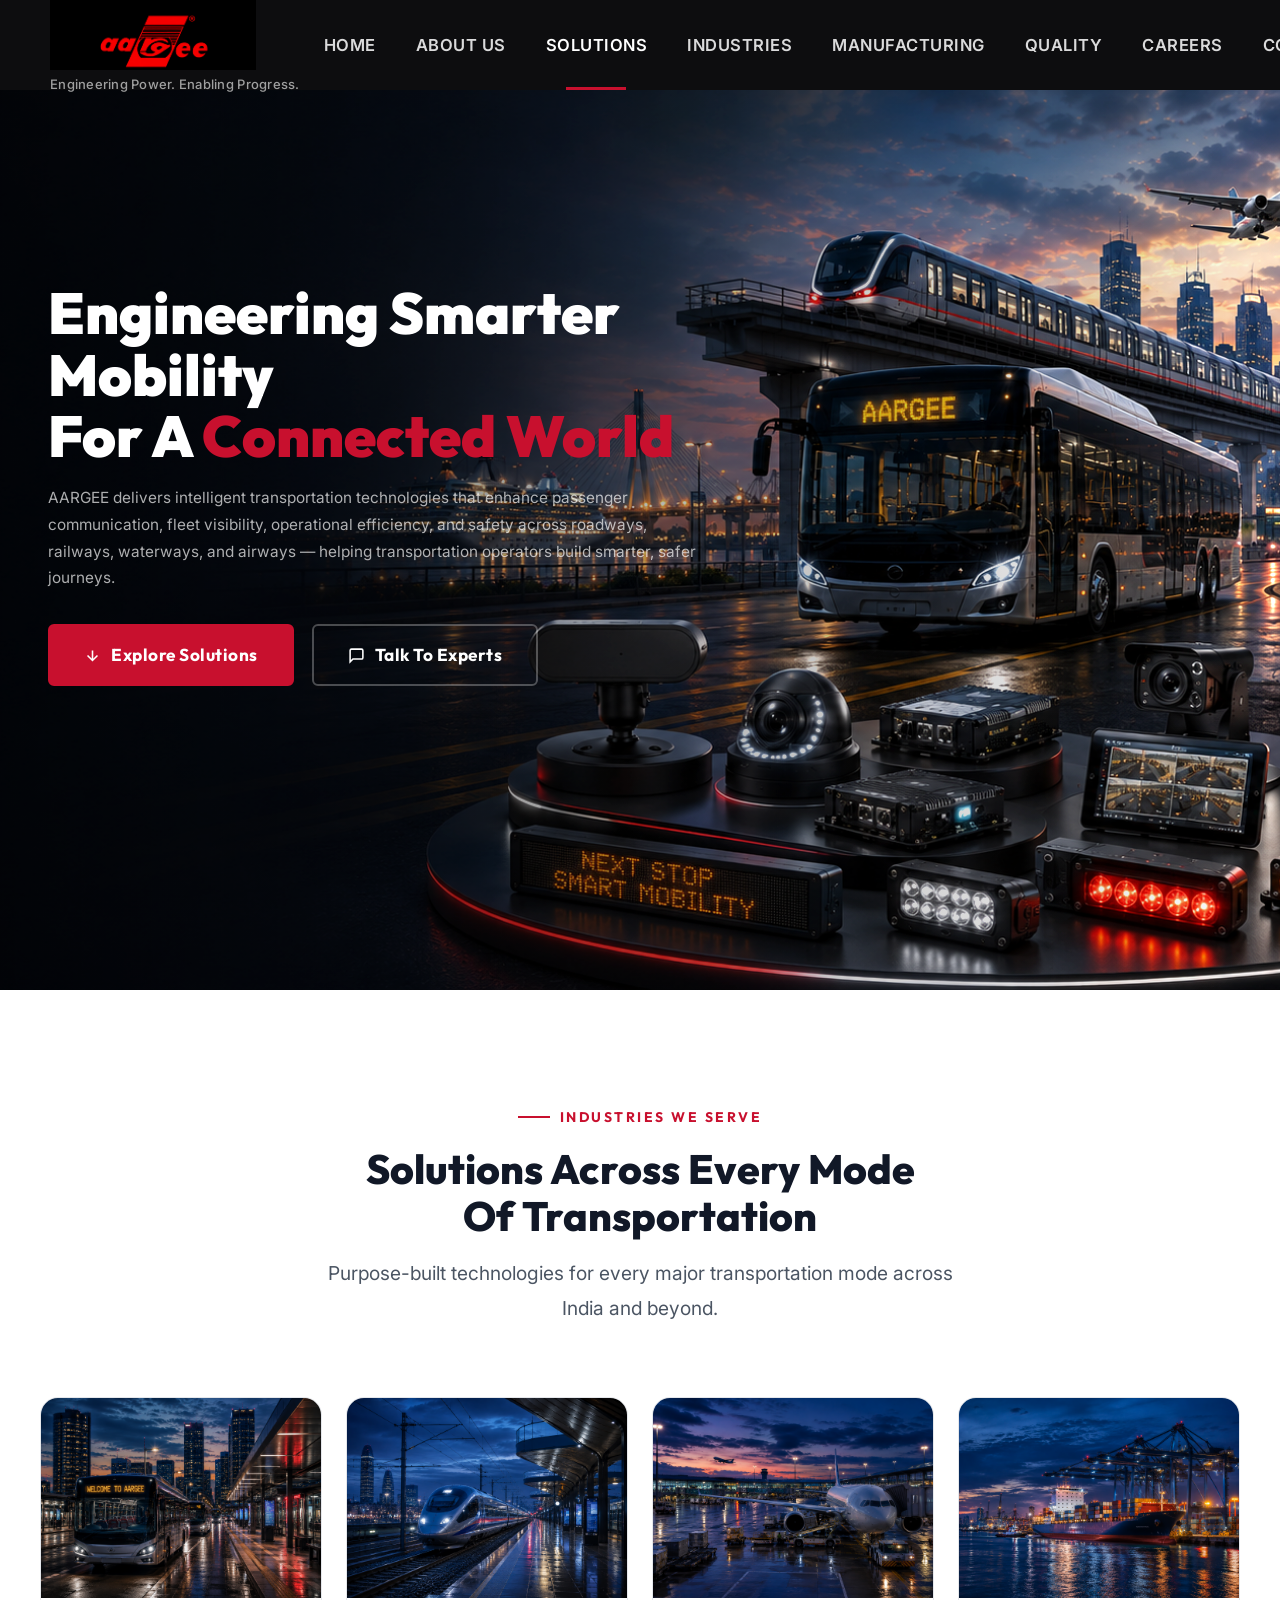
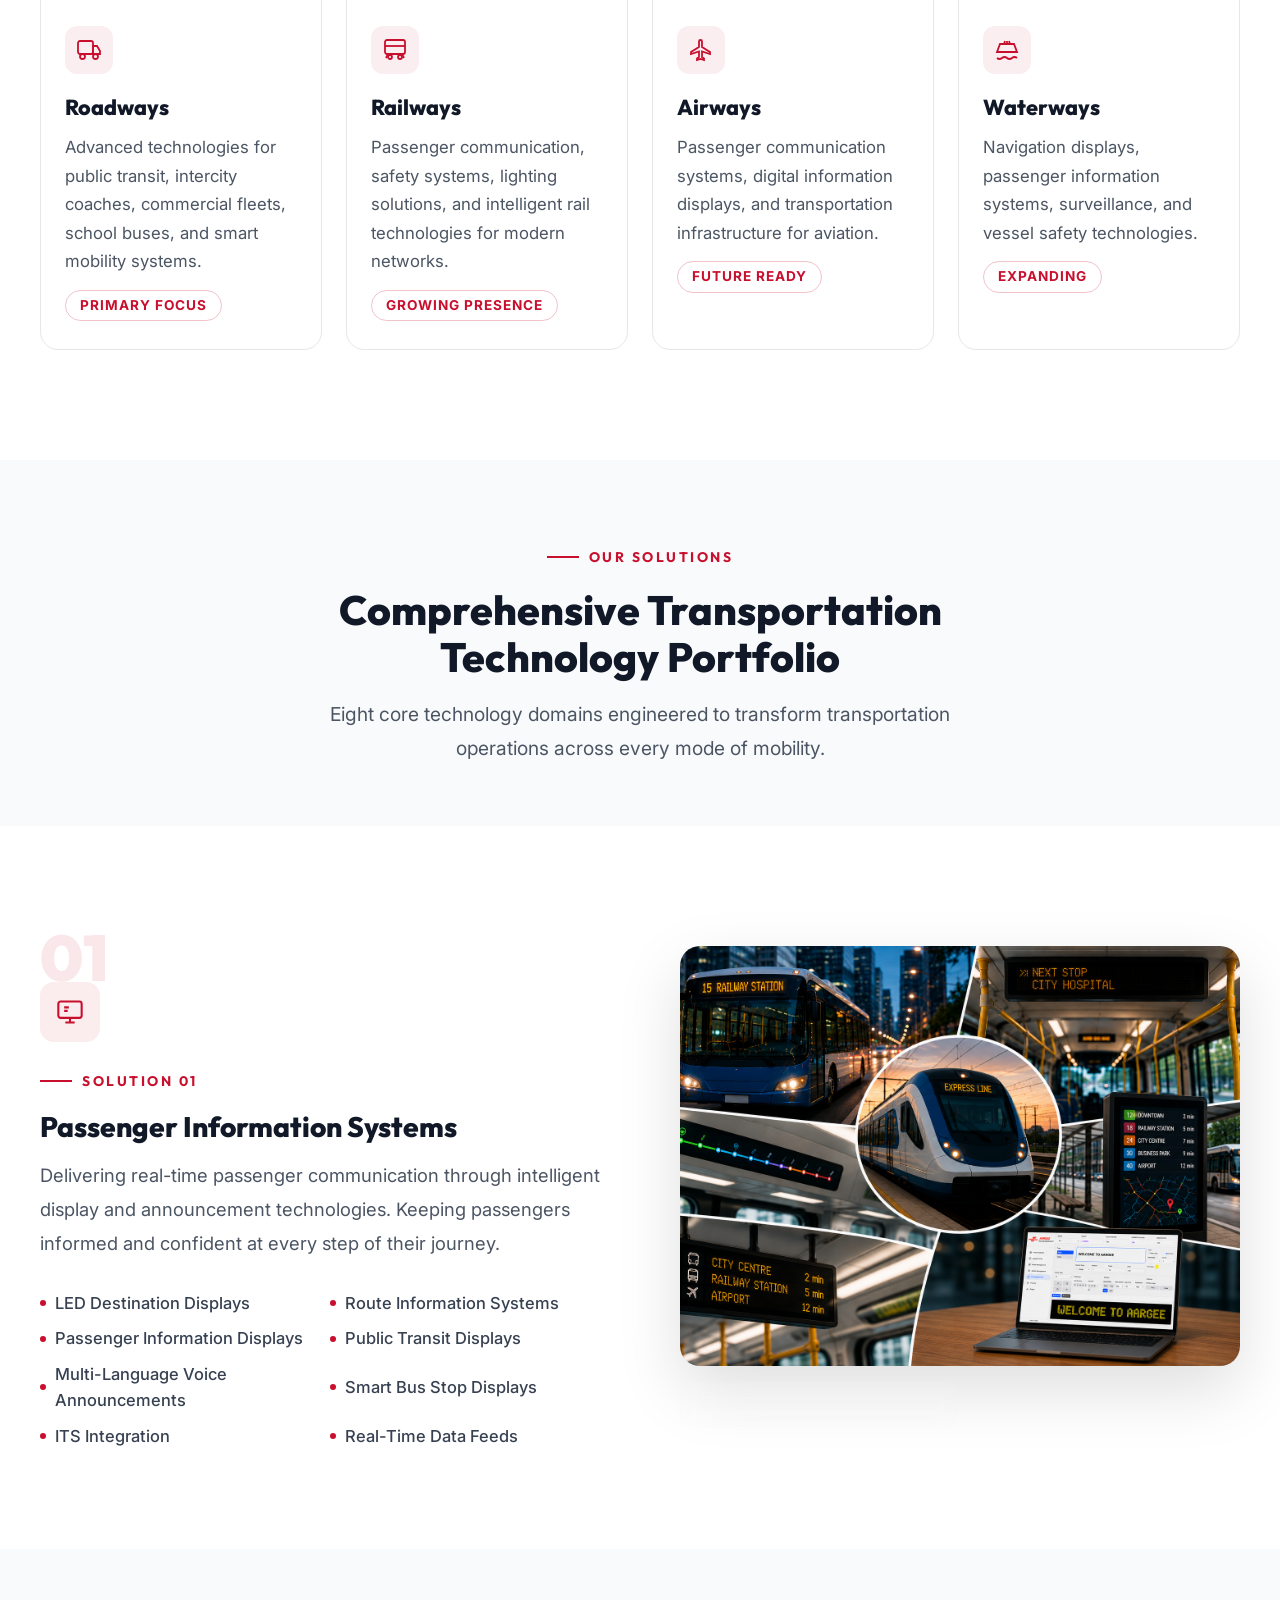
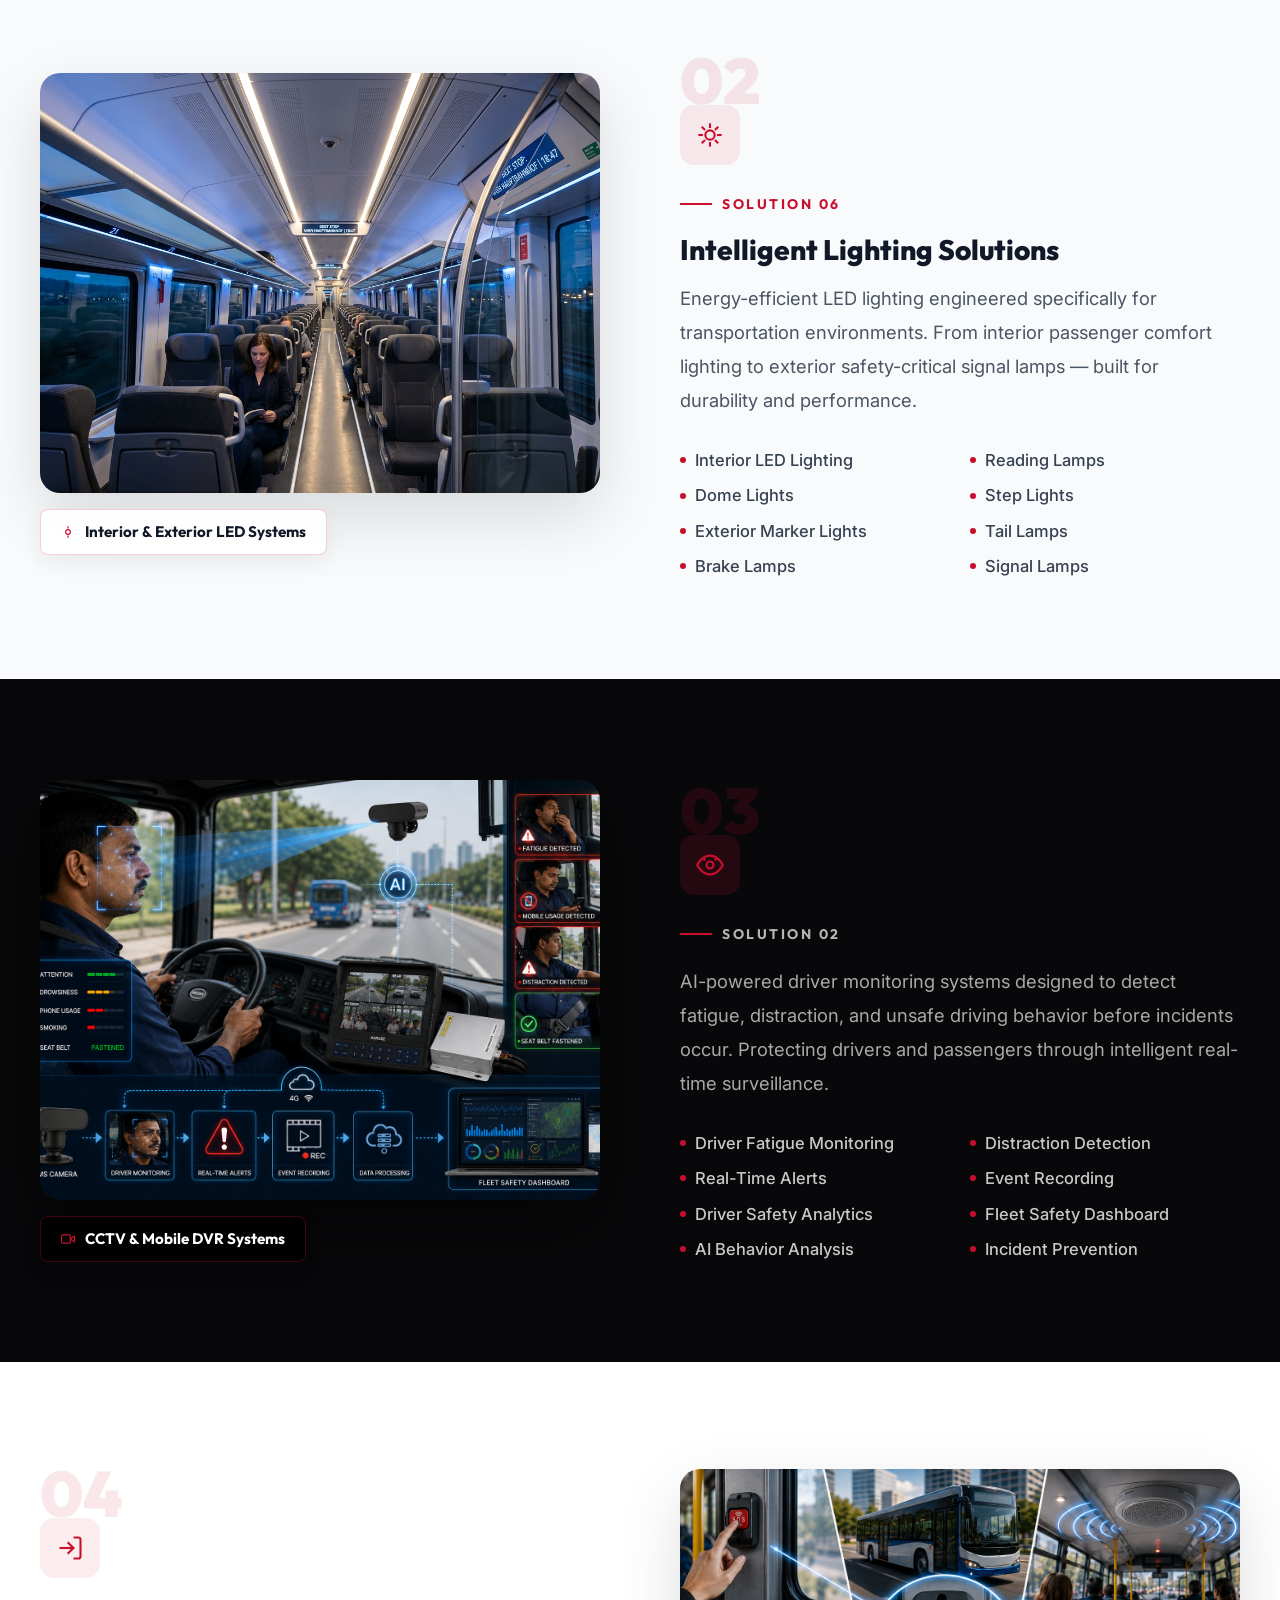
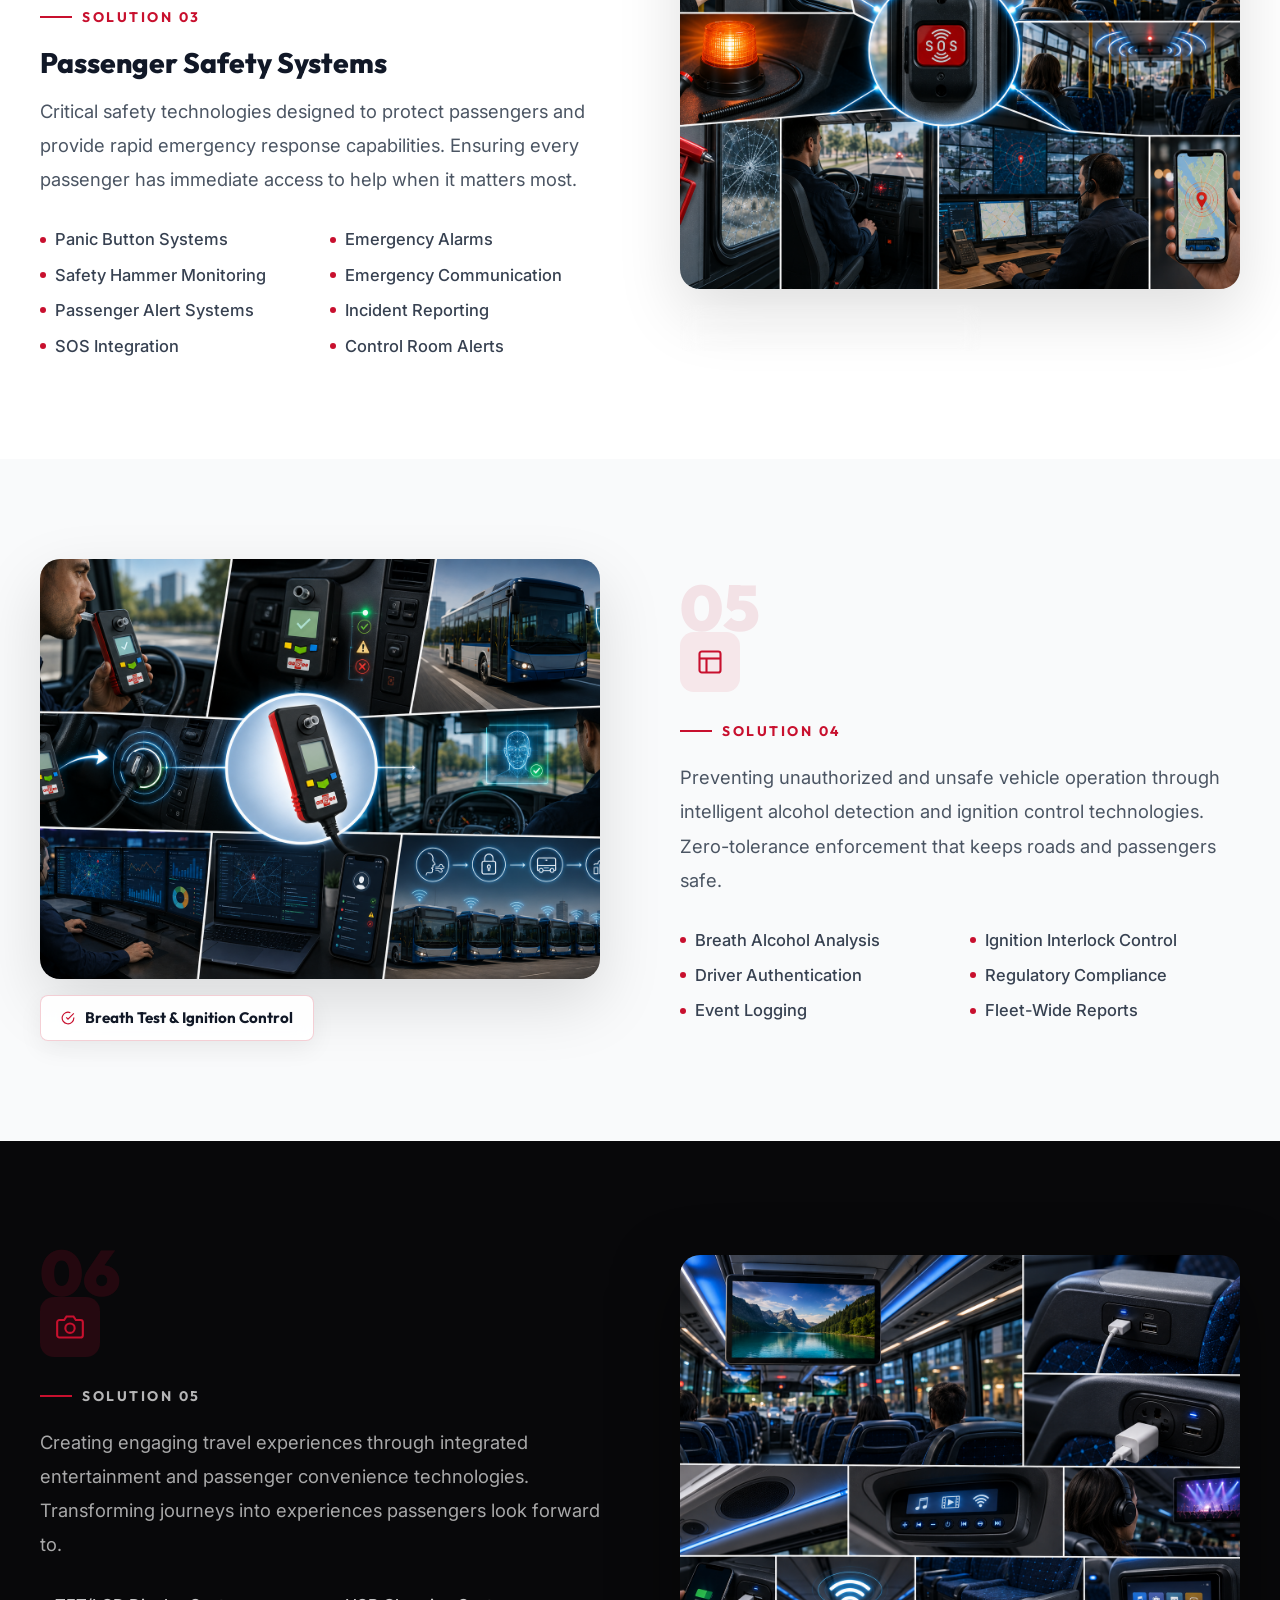
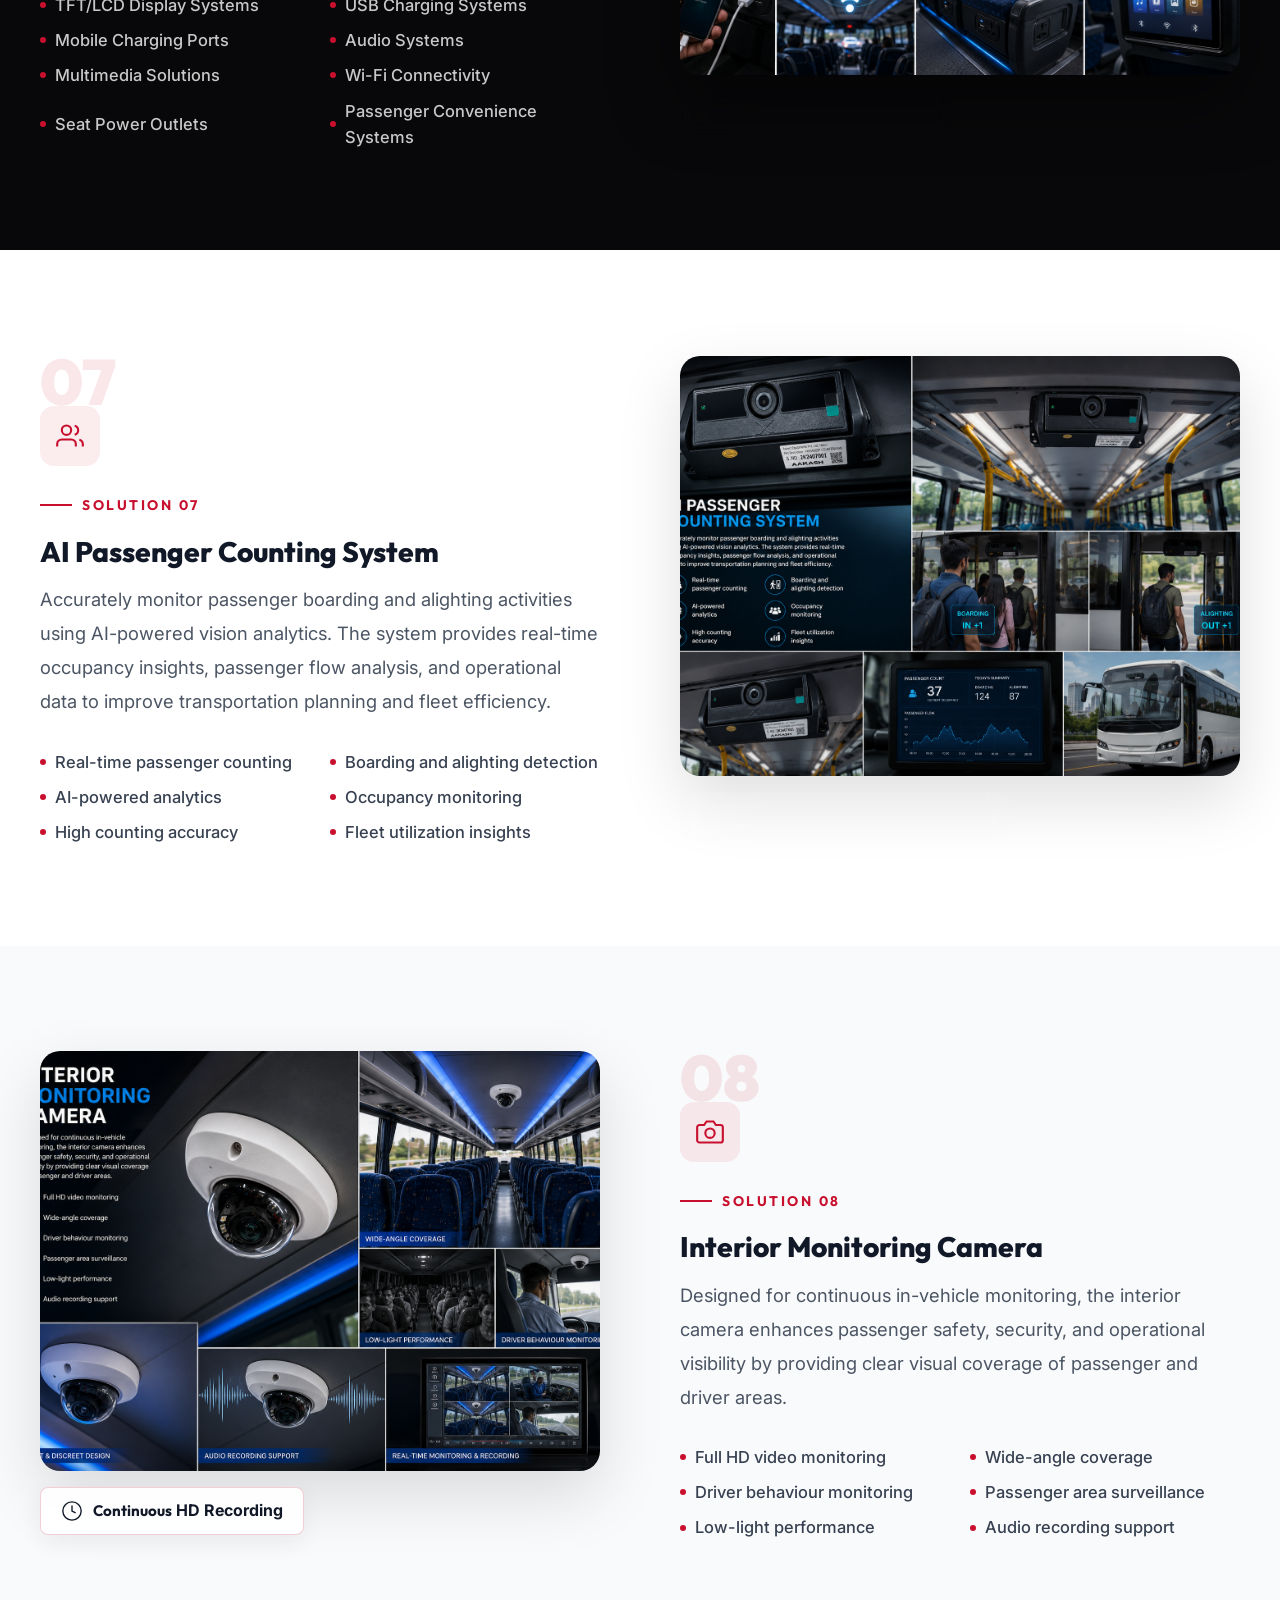
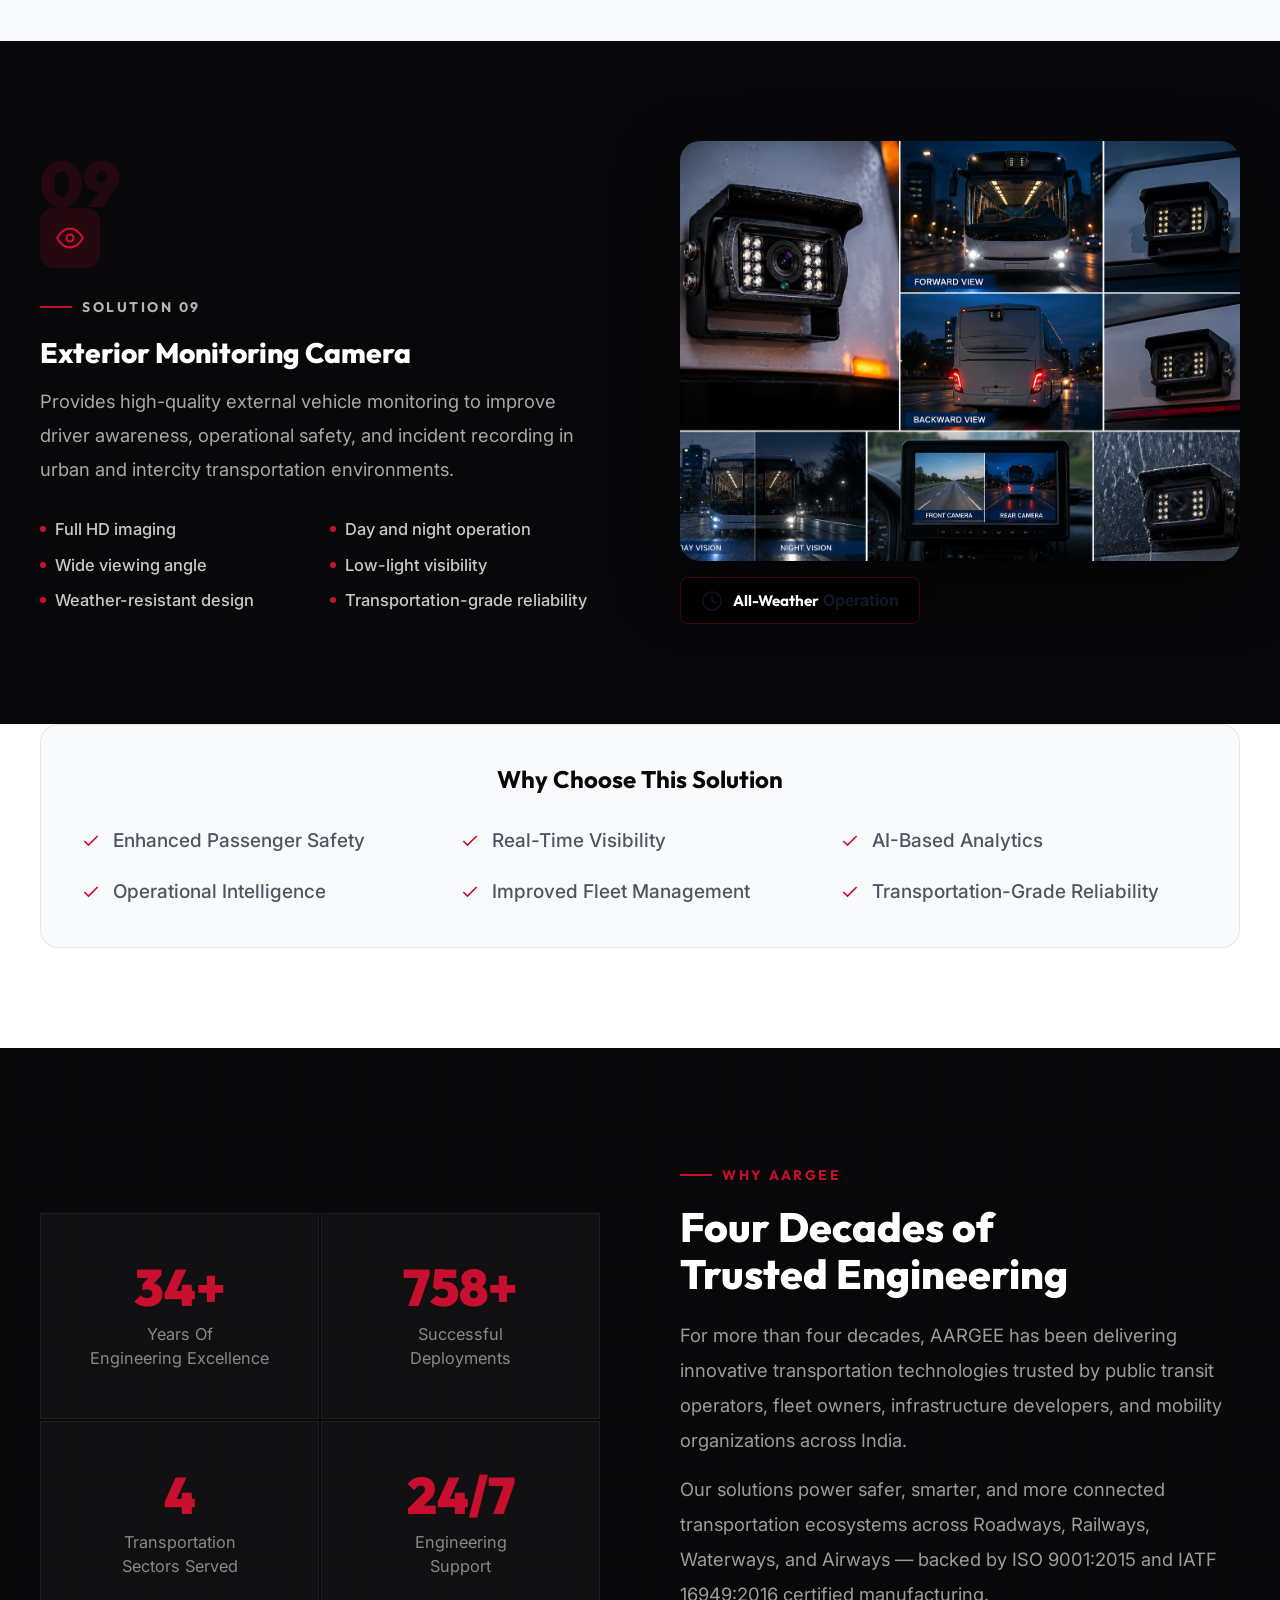
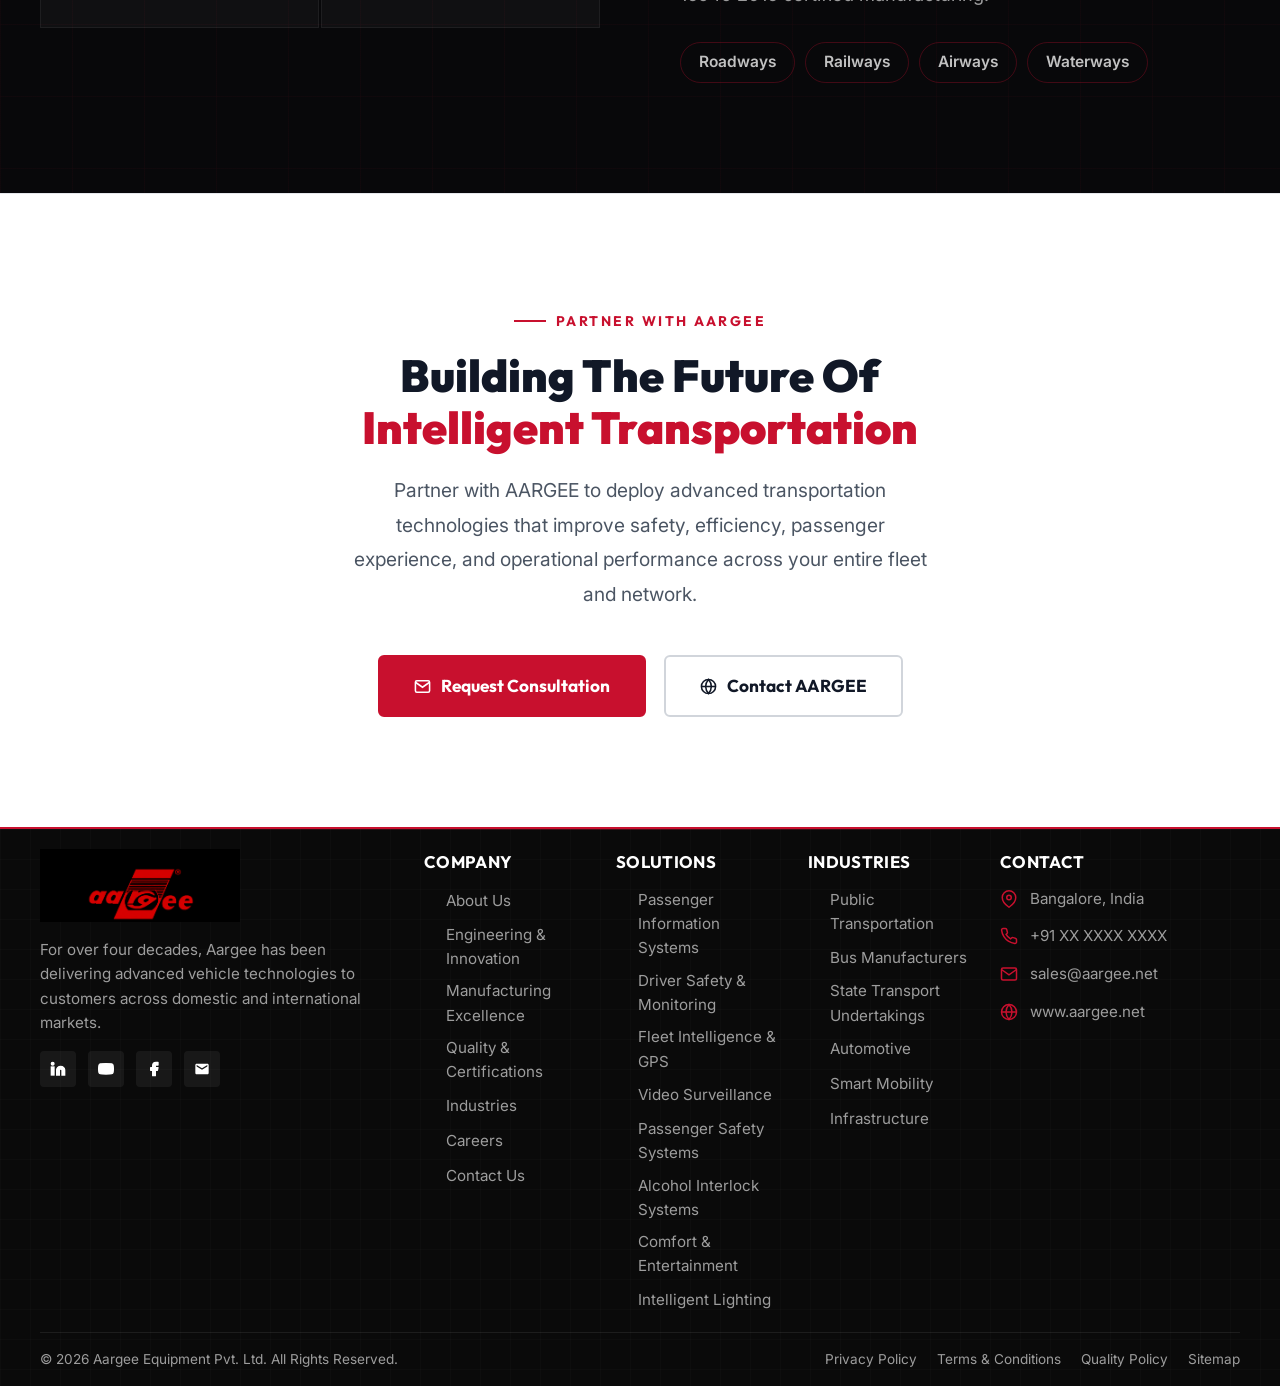
<file: solutions.html>
<!DOCTYPE html>
<html lang="en">

<head>
    <meta charset="utf-8" />
    <meta content="width=device-width, initial-scale=1.0" name="viewport" />
    <meta
        content="Aargee Equipment Pvt. Ltd. — Intelligent Transportation Solutions across Roadways, Railways, Waterways & Airways. Passenger Information Systems, Fleet Tracking, Driver Safety, Surveillance and more."
        name="description" />
    <title>Solutions | Aargee Equipment Pvt. Ltd. | Intelligent Transportation Technology</title>
    <link href="https://fonts.googleapis.com" rel="preconnect" />
    <link crossorigin="" href="https://fonts.gstatic.com" rel="preconnect" />
    <link
        href="https://fonts.googleapis.com/css2?family=Inter:wght@300;400;500;600;700&family=Outfit:wght@300;400;500;600;700;800;900&display=swap"
        rel="stylesheet" />
    <link href="index.css" rel="stylesheet" />
    <style>
        /* ── body override (index.css sets dark body) ── */
        body {
            background: #fff;
            color: #111827;
        }

        /* ── Utility ── */
        .sol-container {
            max-width: 1280px;
            margin: 0 auto;
            padding: 0 40px;
        }

        @media(max-width:768px) {
            .sol-container {
                padding: 0 20px;
            }
        }

        /* ── Section Label ── */
        .sol-lbl {
            display: inline-flex;
            align-items: center;
            gap: 10px;
            font-family: 'Outfit', sans-serif;
            font-size: 0.87rem;
            font-weight: 700;
            letter-spacing: 2.5px;
            text-transform: uppercase;
            color: #C8102E;
            margin-bottom: 18px;
        }

        .sol-lbl::before {
            content: '';
            display: block;
            width: 32px;
            height: 2px;
            background: #C8102E;
        }

        /* ── Fade-in on scroll (hero items shown immediately, others fade in) ── */
        .sol-fade {
            opacity: 0;
            transform: translateY(28px);
            transition: opacity 0.65s ease, transform 0.65s ease;
        }

        .sol-fade.visible {
            opacity: 1;
            transform: translateY(0);
        }

        /* Hero content always visible — no fade delay */
        .sol-hero .sol-fade {
            opacity: 1;
            transform: none;
            transition: none;
        }

        .sol-fade.d1 {
            transition-delay: 0.05s;
        }

        .sol-fade.d2 {
            transition-delay: 0.15s;
        }

        .sol-fade.d3 {
            transition-delay: 0.25s;
        }

        .sol-fade.d4 {
            transition-delay: 0.35s;
        }

        .sol-fade.d5 {
            transition-delay: 0.45s;
        }

        .sol-fade.d6 {
            transition-delay: 0.55s;
        }

        /* ── Section Heading ── */
        .sol-h2 {
            font-family: 'Outfit', sans-serif;
            font-size: clamp(1.9rem, 3.2vw, 2.7rem);
            font-weight: 800;
            color: #111827;
            line-height: 1.15;
            margin-bottom: 16px;
        }

        .sol-h2.white {
            color: #fff;
        }

        .sol-section-sub {
            font-size: 1.2rem;
            color: #4B5563;
            max-width: 640px;
            margin: 0 auto;
            line-height: 1.8;
        }

        .sol-section-sub.white {
            color: rgba(255, 255, 255, 0.65);
        }

        .sol-section-head {
            text-align: center;
            margin-bottom: 72px;
        }

        /* ============================================================
           HERO — Dark with red accent (same approach as about.html hero)
           ============================================================ */
        .sol-hero {
            position: relative;
            height: 100vh;
            height: 100dvh;
            min-height: 500px;
            display: flex;
            align-items: center;
            overflow: hidden;
            background: #000;
        }

        .sol-hero-bg {
            position: absolute;
            inset: 0;
            z-index: 0;
        }

        .sol-hero-bg-img {
            width: 100%;
            height: 100%;
            object-fit: cover;
            object-position: center;
            filter: brightness(1.15);
            /* Brightens the image itself */
        }

        .sol-hero-overlay {
            position: absolute;
            inset: 0;
            z-index: 1;
            /* Significantly reduced the darkness of the gradient overlay */
            background: linear-gradient(90deg, rgba(0, 0, 0, 0.65) 0%, rgba(0, 0, 0, 0.3) 50%, transparent 100%);
        }

        /* No floating particles — removed */

        .sol-hero-content {
            position: relative;
            z-index: 10;
            padding: 48px clamp(20px, 4vw, 48px) 0;
            transform: translateY(-80px);
            max-width: 860px;
            width: 100%;
        }

        .sol-hero-eyebrow {
            font-family: 'Outfit', sans-serif;
            font-size: 0.87rem;
            font-weight: 700;
            letter-spacing: 2.5px;
            text-transform: uppercase;
            color: #C8102E;
            display: inline-flex;
            align-items: center;
            gap: 10px;
            margin-bottom: 14px;
            opacity: 0;
            transform: translateY(16px);
            animation: fadeUp 0.7s var(--ease) 0.2s forwards;
        }

        .sol-hero-eyebrow::before {
            content: '';
            display: block;
            width: 32px;
            height: 2px;
            background: #C8102E;
        }

        .sol-hero-h1 {
            font-family: 'Outfit', sans-serif;
            font-size: clamp(2.2rem, 4.5vw, 4rem);
            font-weight: 900;
            color: #fff;
            line-height: 1.07;
            margin-bottom: 18px;
            opacity: 0;
            transform: translateY(20px);
            animation: fadeUp 0.8s var(--ease) 0.4s forwards;
        }

        .sol-hero-h1 .red {
            color: #C8102E;
        }

        .sol-hero-desc {
            font-size: clamp(0.92rem, 1.2vw, 1.05rem);
            color: rgba(255, 255, 255, 0.68);
            line-height: 1.75;
            max-width: 660px;
            margin-bottom: 32px;
            opacity: 0;
            transform: translateY(16px);
            animation: fadeUp 0.7s var(--ease) 0.6s forwards;
        }

        .sol-hero-btns {
            display: flex;
            gap: 18px;
            flex-wrap: wrap;
            opacity: 0;
            transform: translateY(16px);
            animation: fadeUp 0.7s var(--ease) 0.8s forwards;
        }

        .btn-sol-red {
            display: inline-flex;
            align-items: center;
            gap: 10px;
            background: #C8102E;
            color: #fff;
            padding: 15px 34px;
            border-radius: 6px;
            font-family: 'Outfit', sans-serif;
            font-weight: 700;
            font-size: 1.08rem;
            letter-spacing: 0.5px;
            text-decoration: none;
            transition: all 0.3s;
            border: 2px solid #C8102E;
        }

        .btn-sol-red:hover {
            background: #a00d24;
            box-shadow: 0 0 28px rgba(200, 16, 46, 0.45);
            transform: translateY(-2px);
        }

        .btn-sol-outline {
            display: inline-flex;
            align-items: center;
            gap: 10px;
            border: 2px solid rgba(255, 255, 255, 0.28);
            color: #fff;
            padding: 15px 34px;
            border-radius: 6px;
            font-family: 'Outfit', sans-serif;
            font-weight: 700;
            font-size: 1.08rem;
            letter-spacing: 0.5px;
            text-decoration: none;
            transition: all 0.3s;
        }

        .btn-sol-outline:hover {
            border-color: #C8102E;
            color: #C8102E;
            transform: translateY(-2px);
        }

        /* Scroll hint — no animation */
        .sol-scroll-hint {
            position: absolute;
            bottom: 28px;
            left: 50%;
            transform: translateX(-50%);
            display: flex;
            flex-direction: column;
            align-items: center;
            gap: 6px;
            z-index: 10;
        }

        .sol-scroll-hint span {
            font-size: 0.83rem;
            letter-spacing: 2px;
            text-transform: uppercase;
            color: rgba(255, 255, 255, 0.4);
        }

        /* ============================================================
           INDUSTRIES WE SERVE — white background
           ============================================================ */
        .sol-industries {
            background: #fff;
            padding: 110px 0;
        }

        .sol-ind-grid {
            display: grid;
            grid-template-columns: repeat(4, 1fr);
            gap: 24px;
        }

        @media(max-width:1024px) {
            .sol-ind-grid {
                grid-template-columns: repeat(2, 1fr);
            }
        }

        @media(max-width:600px) {
            .sol-ind-grid {
                grid-template-columns: 1fr;
            }
        }

        .sol-ind-card {
            border: 1px solid #e5e7eb;
            border-radius: 18px;
            overflow: hidden;
            transition: all 0.35s;
            cursor: default;
        }

        .sol-ind-card:hover {
            transform: translateY(-6px);
            box-shadow: 0 20px 60px rgba(0, 0, 0, 0.09), 0 0 0 1px rgba(200, 16, 46, 0.18);
            border-color: rgba(200, 16, 46, 0.3);
        }

        .sol-ind-imgbox {
            height: 180px;
            background: #f3f4f6;
            display: flex;
            align-items: center;
            justify-content: center;
            overflow: hidden;
        }

        .sol-ind-body {
            padding: 28px 24px;
        }

        .sol-ind-icon {
            width: 48px;
            height: 48px;
            background: rgba(200, 16, 46, 0.07);
            border-radius: 12px;
            display: flex;
            align-items: center;
            justify-content: center;
            color: #C8102E;
            margin-bottom: 16px;
        }

        .sol-ind-title {
            font-family: 'Outfit', sans-serif;
            font-size: 1.35rem;
            font-weight: 800;
            color: #111827;
            margin-bottom: 8px;
        }

        .sol-ind-desc {
            font-size: 1.05rem;
            color: #4B5563;
            line-height: 1.7;
        }

        .sol-ind-tag {
            display: inline-block;
            margin-top: 14px;
            padding: 4px 14px;
            border: 1px solid rgba(200, 16, 46, 0.25);
            color: #C8102E;
            border-radius: 20px;
            font-size: 0.85rem;
            font-weight: 700;
            letter-spacing: 1px;
            text-transform: uppercase;
        }

        /* ============================================================
           SOLUTIONS SECTION HEADER — light grey
           ============================================================ */
        .sol-sol-intro {
            background: #f9fafb;
            padding: 80px 0 60px;
        }

        /* ============================================================
           INDIVIDUAL SOLUTIONS — alternating white / light-grey
           ============================================================ */
        .sol-sol-section {
            padding: 100px 0;
        }

        .sol-sol-section.bg-white {
            background: #fff;
        }

        .sol-sol-section.bg-grey {
            background: #f9fafb;
        }

        .sol-sol-section.bg-dark {
            background: #08080a;
        }

        .sol-sol-inner {
            display: grid;
            grid-template-columns: 1fr 1fr;
            gap: 80px;
            align-items: center;
        }

        .sol-sol-inner.reverse {
            direction: rtl;
        }

        .sol-sol-inner.reverse>* {
            direction: ltr;
        }

        @media(max-width:900px) {
            .sol-sol-inner {
                grid-template-columns: 1fr;
                gap: 40px;
            }

            .sol-sol-inner.reverse {
                direction: ltr;
            }
        }

        /* Text side */
        .sol-sol-num {
            font-family: 'Outfit', sans-serif;
            font-size: 4rem;
            font-weight: 900;
            color: rgba(200, 16, 46, 0.1);
            line-height: 1;
            margin-bottom: -8px;
        }

        .sol-sol-num.dark {
            color: rgba(200, 16, 46, 0.15);
        }

        .sol-sol-icon {
            width: 60px;
            height: 60px;
            background: rgba(200, 16, 46, 0.08);
            border-radius: 14px;
            display: flex;
            align-items: center;
            justify-content: center;
            color: #C8102E;
            margin-bottom: 22px;
            transition: all 0.3s;
        }

        .sol-sol-section.bg-dark .sol-sol-icon {
            background: rgba(200, 16, 46, 0.15);
        }

        .sol-sol-section:hover .sol-sol-icon {
            background: #C8102E;
            color: #fff;
        }

        .sol-sol-title {
            font-family: 'Outfit', sans-serif;
            font-size: clamp(1.4rem, 2.2vw, 1.9rem);
            font-weight: 800;
            color: #111827;
            margin-bottom: 14px;
            line-height: 1.2;
        }

        .sol-sol-title.white {
            color: #fff;
        }

        .sol-sol-desc {
            font-size: 1.15rem;
            color: #4B5563;
            line-height: 1.85;
            margin-bottom: 30px;
        }

        .sol-sol-desc.white {
            color: rgba(255, 255, 255, 0.65);
        }

        .sol-feat-list {
            list-style: none;
            display: grid;
            grid-template-columns: 1fr 1fr;
            gap: 9px 20px;
        }

        .sol-feat-list li {
            display: flex;
            align-items: center;
            gap: 9px;
            font-size: 1.03rem;
            color: #374151;
            font-weight: 500;
        }

        .sol-feat-list.white li {
            color: rgba(255, 255, 255, 0.78);
        }

        .sol-feat-list li::before {
            content: '';
            width: 6px;
            height: 6px;
            border-radius: 50%;
            background: #C8102E;
            flex-shrink: 0;
        }

        @media(max-width:600px) {
            .sol-feat-list {
                grid-template-columns: 1fr;
            }
        }

        /* Image side */
        .sol-sol-img-wrap {
            position: relative;
            border-radius: 20px;
            overflow: hidden;
            aspect-ratio: 4/3;
            box-shadow: 0 24px 64px rgba(0, 0, 0, 0.13);
        }

        .sol-sol-section.bg-dark .sol-sol-img-wrap {
            box-shadow: 0 24px 64px rgba(0, 0, 0, 0.5);
        }

        .sol-sol-img-wrap img {
            width: 100%;
            height: 100%;
            object-fit: cover;
            transition: transform 0.5s ease;
        }

        .sol-sol-inner:hover .sol-sol-img-wrap img {
            transform: scale(1.04);
        }

        .sol-img-placeholder {
            width: 100%;
            height: 100%;
            display: flex;
            flex-direction: column;
            align-items: center;
            justify-content: center;
            gap: 14px;
            background: #f3f4f6;
        }

        .sol-img-placeholder.dark-bg {
            background: #12151e;
        }

        .sol-img-placeholder p {
            font-family: 'Outfit', sans-serif;
            font-size: 0.93rem;
            letter-spacing: 1.5px;
            text-transform: uppercase;
            color: #9CA3AF;
        }

        .sol-img-placeholder.dark-bg p {
            color: rgba(255, 255, 255, 0.28);
        }

        .sol-img-badge {
            position: relative;
            margin-top: 16px;
            background: rgba(255, 255, 255, 0.92);
            backdrop-filter: blur(10px);
            border: 1px solid rgba(200, 16, 46, 0.2);
            border-radius: 8px;
            padding: 10px 20px;
            display: inline-flex;
            align-items: center;
            gap: 10px;
            box-shadow: 0 8px 24px rgba(0, 0, 0, 0.06);
        }

        .sol-sol-section.bg-dark .sol-img-badge {
            background: rgba(0, 0, 0, 0.75);
            border-color: rgba(200, 16, 46, 0.3);
        }

        .sol-img-badge span {
            font-family: 'Outfit', sans-serif;
            font-size: 0.95rem;
            font-weight: 700;
            color: #111827;
        }

        .sol-sol-section.bg-dark .sol-img-badge span {
            color: #fff;
        }

        /* ============================================================
           WHY AARGEE — dark background
           ============================================================ */
        .sol-why {
            background: #08080a;
            padding: 110px 0;
            position: relative;
            overflow: hidden;
        }

        .sol-why-net {
            position: absolute;
            inset: 0;
            pointer-events: none;
            background-image:
                linear-gradient(rgba(200, 16, 46, 0.04) 1px, transparent 1px),
                linear-gradient(90deg, rgba(200, 16, 46, 0.04) 1px, transparent 1px);
            background-size: 72px 72px;
        }

        .sol-why-inner {
            position: relative;
            z-index: 1;
            display: grid;
            grid-template-columns: 1fr 1fr;
            gap: 80px;
            align-items: center;
        }

        @media(max-width:900px) {
            .sol-why-inner {
                grid-template-columns: 1fr;
                gap: 60px;
            }
        }

        .sol-counters {
            display: grid;
            grid-template-columns: 1fr 1fr;
            gap: 2px;
        }

        .sol-counter-box {
            background: rgba(255, 255, 255, 0.03);
            border: 1px solid rgba(255, 255, 255, 0.06);
            padding: 48px 32px;
            text-align: center;
            transition: all 0.35s;
        }

        .sol-counter-box:hover {
            background: rgba(200, 16, 46, 0.06);
            border-color: rgba(200, 16, 46, 0.25);
        }

        .sol-counter-num {
            font-family: 'Outfit', sans-serif;
            font-size: 3.2rem;
            font-weight: 900;
            color: #C8102E;
            line-height: 1;
            margin-bottom: 8px;
        }

        .sol-counter-label {
            font-size: 1.02rem;
            color: rgba(255, 255, 255, 0.5);
            line-height: 1.5;
        }

        .sol-why-body {
            font-size: 1.15rem;
            color: rgba(255, 255, 255, 0.6);
            line-height: 1.9;
            margin-top: 20px;
        }

        .sol-chips {
            display: flex;
            flex-wrap: wrap;
            gap: 10px;
            margin-top: 30px;
        }

        .sol-chip {
            padding: 7px 18px;
            border: 1px solid rgba(200, 16, 46, 0.3);
            border-radius: 30px;
            font-size: 0.97rem;
            font-weight: 600;
            color: rgba(255, 255, 255, 0.75);
        }

        /* ============================================================
           FINAL CTA — red-tinted dark
           ============================================================ */
        .sol-cta {
            background: #fff;
            padding: 110px 0;
            border-top: 1px solid #e5e7eb;
        }

        .sol-cta-inner {
            text-align: center;
        }

        .sol-cta-h2 {
            font-family: 'Outfit', sans-serif;
            font-size: clamp(1.9rem, 3.5vw, 3rem);
            font-weight: 900;
            color: #111827;
            line-height: 1.15;
            margin-bottom: 20px;
        }

        .sol-cta-h2 span {
            color: #C8102E;
        }

        .sol-cta-desc {
            font-size: 1.2rem;
            color: #4B5563;
            max-width: 580px;
            margin: 0 auto 44px;
            line-height: 1.8;
        }

        .sol-cta-btns {
            display: flex;
            justify-content: center;
            gap: 18px;
            flex-wrap: wrap;
        }

        .btn-cta-solid {
            display: inline-flex;
            align-items: center;
            gap: 10px;
            background: #C8102E;
            color: #fff;
            padding: 15px 34px;
            border-radius: 6px;
            font-family: 'Outfit', sans-serif;
            font-weight: 700;
            font-size: 1.08rem;
            text-decoration: none;
            transition: all 0.3s;
            border: 2px solid #C8102E;
        }

        .btn-cta-solid:hover {
            background: #a00d24;
            transform: translateY(-2px);
            box-shadow: 0 8px 24px rgba(200, 16, 46, 0.35);
        }

        .btn-cta-outline {
            display: inline-flex;
            align-items: center;
            gap: 10px;
            border: 2px solid #d1d5db;
            color: #111827;
            padding: 15px 34px;
            border-radius: 6px;
            font-family: 'Outfit', sans-serif;
            font-weight: 700;
            font-size: 1.08rem;
            text-decoration: none;
            transition: all 0.3s;
        }

        .btn-cta-outline:hover {
            border-color: #C8102E;
            color: #C8102E;
            transform: translateY(-2px);
        }
    </style>
</head>

<body>

    <!-- ============================================================
         SOLUTION 01 — Passenger Information Systems
         ============================================================ -->
    <nav class="navbar" id="navbar">
        <div class="nav-inner">
            <a class="nav-logo" href="index.html" id="nav-logo">
                <img alt="Aargee Equipment Pvt. Ltd." class="logo-img" src="aargee-logo.png?v=3" />
                <span class="nav-tagline">Engineering Power. Enabling Progress.</span>
            </a>
            <div class="nav-menu" id="nav-menu">
                <ul class="nav-links">
                    <li><a class="nav-link" href="index.html" id="nav-home">HOME</a></li>
                    <li><a class="nav-link" href="about.html" id="nav-about">ABOUT US</a></li>
                    <li><a class="nav-link active" href="solutions.html" id="nav-solutions">SOLUTIONS</a></li>
                    <li><a class="nav-link" href="industries.html" id="nav-industries">INDUSTRIES</a></li>
                    <li><a class="nav-link" href="manufacturing.html" id="nav-manufacturing">MANUFACTURING</a></li>
                    <li><a class="nav-link" href="#" id="nav-quality">QUALITY</a></li>
                    <li><a class="nav-link" href="#" id="nav-careers">CAREERS</a></li>
                    <li><a class="nav-link" href="#" id="nav-contact">CONTACT</a></li>
                </ul>
            </div>
            <a class="nav-cta" href="#sol-cta" id="nav-contact-btn">Get A Quote</a>
            <button aria-label="Menu" class="nav-toggle"
                id="nav-toggle"><span></span><span></span><span></span></button>
        </div>
    </nav>

    <!-- ============================================================
         HERO — Dark (matches about.html hero style)
         ============================================================ -->
    <section class="sol-hero" id="sol-hero">
        <div class="sol-hero-bg">
            <img alt="Transportation Technology Network" class="sol-hero-bg-img" src="sol-hero-bg.png" />
            <div class="sol-hero-overlay"></div>
        </div>

        <div class="sol-hero-content">
            <h1 class="sol-hero-h1">
                Engineering Smarter Mobility<br>
                For A <span class="red">Connected World</span>
            </h1>
            <p class="sol-hero-desc">
                AARGEE delivers intelligent transportation technologies that enhance passenger communication, fleet
                visibility, operational efficiency, and safety across roadways, railways, waterways, and airways —
                helping transportation operators build smarter, safer journeys.
            </p>
            <div class="sol-hero-btns">
                <a class="btn-sol-red" href="#sol-solutions-section" id="btn-explore-sol">
                    <svg width="17" height="17" viewBox="0 0 24 24" fill="none" stroke="currentColor"
                        stroke-width="2.2">
                        <path d="M12 5v14M5 12l7 7 7-7" />
                    </svg>
                    Explore Solutions
                </a>
                <a class="btn-sol-outline" href="#sol-cta" id="btn-talk-experts">
                    <svg width="17" height="17" viewBox="0 0 24 24" fill="none" stroke="currentColor"
                        stroke-width="2.2">
                        <path d="M21 15a2 2 0 0 1-2 2H7l-4 4V5a2 2 0 0 1 2-2h14a2 2 0 0 1 2 2z" />
                    </svg>
                    Talk To Experts
                </a>
            </div>
        </div>

    </section>

    <!-- ============================================================
         INDUSTRIES WE SERVE — white
         ============================================================ -->
    <section class="sol-industries" id="sol-industries">
        <div class="sol-container">
            <div class="sol-section-head sol-fade">
                <div class="sol-lbl" style="justify-content:center;">Industries We Serve</div>
                <h2 class="sol-h2">Solutions Across Every Mode<br>Of Transportation</h2>
                <p class="sol-section-sub">Purpose-built technologies for every major transportation mode across India
                    and beyond.</p>
            </div>
            <div class="sol-ind-grid">
                <div class="sol-ind-card sol-fade d1">
                    <img src="placeholder-road.jpg" alt="Roadways Placeholder" class="sol-ind-imgbox"
                        style="object-fit:cover; width:100%; height:200px; padding:0; border:none; background:#eee;">
                    <div class="sol-ind-body">
                        <div class="sol-ind-icon"><svg width="24" height="24" viewBox="0 0 24 24" fill="none"
                                stroke="currentColor" stroke-width="1.8">
                                <rect x="1" y="3" width="15" height="13" rx="2" />
                                <path d="M16 8h4l3 5v3h-7V8z" />
                                <circle cx="5.5" cy="18.5" r="2.5" />
                                <circle cx="18.5" cy="18.5" r="2.5" />
                            </svg></div>
                        <div class="sol-ind-title">Roadways</div>
                        <p class="sol-ind-desc">Advanced technologies for public transit, intercity coaches, commercial
                            fleets, school buses, and smart mobility systems.</p>
                        <span class="sol-ind-tag">Primary Focus</span>
                    </div>
                </div>
                <div class="sol-ind-card sol-fade d2">
                    <img src="placeholder-rail.jpg" alt="Railways Placeholder" class="sol-ind-imgbox"
                        style="object-fit:cover; width:100%; height:200px; padding:0; border:none; background:#eee;">
                    <div class="sol-ind-body">
                        <div class="sol-ind-icon"><svg width="24" height="24" viewBox="0 0 24 24" fill="none"
                                stroke="currentColor" stroke-width="1.8">
                                <rect x="2" y="2" width="20" height="14" rx="2" />
                                <path d="M2 8h20" />
                                <circle cx="7" cy="19" r="2" />
                                <circle cx="17" cy="19" r="2" />
                                <path d="M5 16l-2 4M19 16l2 4" />
                            </svg></div>
                        <div class="sol-ind-title">Railways</div>
                        <p class="sol-ind-desc">Passenger communication, safety systems, lighting solutions, and
                            intelligent rail technologies for modern networks.</p>
                        <span class="sol-ind-tag">Growing Presence</span>
                    </div>
                </div>
                <div class="sol-ind-card sol-fade d3">
                    <img src="placeholder-air.jpg" alt="Airways Placeholder" class="sol-ind-imgbox"
                        style="object-fit:cover; width:100%; height:200px; padding:0; border:none; background:#eee;">
                    <div class="sol-ind-body">
                        <div class="sol-ind-icon"><svg width="24" height="24" viewBox="0 0 24 24" fill="none"
                                stroke="currentColor" stroke-width="1.8">
                                <path
                                    d="M21 16v-2l-8-5V3.5a1.5 1.5 0 0 0-3 0V9l-8 5v2l8-2.5V19l-2 1.5V22l3.5-1 3.5 1v-1.5L13 19v-5.5z" />
                            </svg></div>
                        <div class="sol-ind-title">Airways</div>
                        <p class="sol-ind-desc">Passenger communication systems, digital information displays, and
                            transportation infrastructure for aviation.</p>
                        <span class="sol-ind-tag">Future Ready</span>
                    </div>
                </div>
                <div class="sol-ind-card sol-fade d4">
                    <img src="placeholder-water.jpg" alt="Waterways Placeholder" class="sol-ind-imgbox"
                        style="object-fit:cover; width:100%; height:200px; padding:0; border:none; background:#eee;">
                    <div class="sol-ind-body">
                        <div class="sol-ind-icon"><svg width="24" height="24" viewBox="0 0 24 24" fill="none"
                                stroke="currentColor" stroke-width="1.8">
                                <path
                                    d="M2 20c.6.5 1.2 1 2.5 1 2.5 0 2.5-2 5-2 1.3 0 1.9.5 2.5 1 .6.5 1.2 1 2.5 1 2.5 0 2.5-2 5-2 1.3 0 1.9.5 2.5 1" />
                                <path d="M19 6H5l-3 8h20z" />
                                <path d="M12 6V3M9 6l1-3M15 6l-1-3" />
                            </svg></div>
                        <div class="sol-ind-title">Waterways</div>
                        <p class="sol-ind-desc">Navigation displays, passenger information systems, surveillance, and
                            vessel safety technologies.</p>
                        <span class="sol-ind-tag">Expanding</span>
                    </div>
                </div>
            </div>
        </div>
    </section>

    <!-- Solutions section intro label — light grey -->
    <div class="sol-sol-intro">
        <div class="sol-container">
            <div class="sol-section-head sol-fade" style="margin-bottom:0;">
                <div class="sol-lbl" style="justify-content:center;">Our Solutions</div>
                <h2 class="sol-h2" id="sol-solutions-section">Comprehensive Transportation<br>Technology Portfolio</h2>
                <p class="sol-section-sub">Eight core technology domains engineered to transform transportation
                    operations across every mode of mobility.</p>
            </div>
        </div>
    </div>

    <!-- ============================================================
         SOLUTION 01 — white
         ============================================================ -->
    <section class="sol-sol-section bg-white" id="sol01">
        <div class="sol-container">
            <div class="sol-sol-inner sol-fade">
                <div>
                    <div class="sol-sol-num">01</div>
                    <div class="sol-sol-icon">
                        <svg width="28" height="28" viewBox="0 0 24 24" fill="none" stroke="currentColor"
                            stroke-width="1.8">
                            <rect x="2" y="3" width="20" height="14" rx="2" />
                            <path d="M8 21h8M12 17v4" />
                            <path d="M7 8h4M7 11h3" />
                        </svg>
                    </div>
                    <div class="sol-lbl">Solution 01</div>
                    <h3 class="sol-sol-title">Passenger Information Systems</h3>
                    <p class="sol-sol-desc">Delivering real-time passenger communication through intelligent display and
                        announcement technologies. Keeping passengers informed and confident at every step of their
                        journey.</p>
                    <ul class="sol-feat-list">
                        <li>LED Destination Displays</li>
                        <li>Route Information Systems</li>
                        <li>Passenger Information Displays</li>
                        <li>Public Transit Displays</li>
                        <li>Multi-Language Voice Announcements</li>
                        <li>Smart Bus Stop Displays</li>
                        <li>ITS Integration</li>
                        <li>Real-Time Data Feeds</li>
                    </ul>
                </div>
                <div class="sol-image-container">
                    <div class="sol-sol-img-wrap">
                        <img src="pis-placeholder.png" alt="Passenger Information Systems">
                    </div>
                    <div class="sol-img-badge">
                        <svg width="14" height="14" viewBox="0 0 24 24" fill="none" stroke="#C8102E" stroke-width="2">
                            <circle cx="12" cy="12" r="10" />
                            <path d="M12 8v4l3 3" />
                        </svg>
                        <span>Real-Time Passenger Displays</span>
                    </div>

                </div>
            </div>
        </div>
    </section>
    <!-- ============================================================
         SOLUTION 02 — Intelligent Lighting Solutions
         ============================================================ -->
    <section class="sol-sol-section bg-grey" id="sol02">
        <div class="sol-container">
            <div class="sol-sol-inner reverse sol-fade">
                <div>
                    <div class="sol-sol-num">02</div>
                    <div class="sol-sol-icon">
                        <svg width="28" height="28" viewBox="0 0 24 24" fill="none" stroke="currentColor"
                            stroke-width="1.8">
                            <circle cx="12" cy="12" r="4" />
                            <line x1="12" y1="2" x2="12" y2="6" />
                            <line x1="12" y1="18" x2="12" y2="22" />
                            <line x1="4.93" y1="4.93" x2="7.76" y2="7.76" />
                            <line x1="16.24" y1="16.24" x2="19.07" y2="19.07" />
                            <line x1="2" y1="12" x2="6" y2="12" />
                            <line x1="18" y1="12" x2="22" y2="12" />
                            <line x1="4.93" y1="19.07" x2="7.76" y2="16.24" />
                            <line x1="16.24" y1="7.76" x2="19.07" y2="4.93" />
                        </svg>
                    </div>
                    <div class="sol-lbl">Solution 06</div>
                    <h3 class="sol-sol-title">Intelligent Lighting Solutions</h3>
                    <p class="sol-sol-desc">Energy-efficient LED lighting engineered specifically for transportation
                        environments. From interior passenger comfort lighting to exterior safety-critical signal lamps
                        — built for durability and performance.</p>
                    <ul class="sol-feat-list">
                        <li>Interior LED Lighting</li>
                        <li>Reading Lamps</li>
                        <li>Dome Lights</li>
                        <li>Step Lights</li>
                        <li>Exterior Marker Lights</li>
                        <li>Tail Lamps</li>
                        <li>Brake Lamps</li>
                        <li>Signal Lamps</li>
                    </ul>
                </div>
                <div class="sol-image-container">
                    <div class="sol-sol-img-wrap">
                        <img src="sol-intelligent-lighting.png" alt="Intelligent Lighting Solutions">
                    </div>
                    <div class="sol-img-badge">
                        <svg width="14" height="14" viewBox="0 0 24 24" fill="none" stroke="#C8102E" stroke-width="2">
                            <circle cx="12" cy="12" r="4" />
                            <line x1="12" y1="2" x2="12" y2="6" />
                            <line x1="12" y1="18" x2="12" y2="22" />
                        </svg>
                        <span>Interior &amp; Exterior LED Systems</span>
                    </div>

                </div>
            </div>
        </div>
    </section>
    <!-- ============================================================
         SOLUTION 03 — Driver Safety & Monitoring Systems
         ============================================================ -->
    <section class="sol-sol-section bg-dark" id="sol03">
        <div class="sol-container">
            <div class="sol-sol-inner reverse sol-fade">
                <div>
                    <div class="sol-sol-num dark">03</div>
                    <div class="sol-sol-icon">
                        <svg width="28" height="28" viewBox="0 0 24 24" fill="none" stroke="currentColor"
                            stroke-width="1.8">
                            <path d="M1 12s4-8 11-8 11 8 11 8-4 8-11 8-11-8-11-8z" />
                            <circle cx="12" cy="12" r="3" />
                            <path d="M17.5 6.5l-1.5 1.5M6.5 6.5l1.5 1.5" />
                        </svg>
                    </div>
                    <div class="sol-lbl" style="color: rgba(255,255,255,0.7);">Solution 02</div>
                    <p class="sol-sol-desc white">AI-powered driver monitoring systems designed to detect fatigue,
                        distraction, and unsafe driving behavior before incidents occur. Protecting drivers and
                        passengers through intelligent real-time surveillance.</p>
                    <ul class="sol-feat-list white">
                        <li>Driver Fatigue Monitoring</li>
                        <li>Distraction Detection</li>
                        <li>Real-Time Alerts</li>
                        <li>Event Recording</li>
                        <li>Driver Safety Analytics</li>
                        <li>Fleet Safety Dashboard</li>
                        <li>AI Behavior Analysis</li>
                        <li>Incident Prevention</li>
                    </ul>
                </div>
                <div class="sol-image-container">
                    <div class="sol-sol-img-wrap">
                        <img src="placeholder-cctv.jpg" alt="Video Surveillance Systems">
                    </div>
                    <div class="sol-img-badge">
                        <svg width="14" height="14" viewBox="0 0 24 24" fill="none" stroke="#C8102E" stroke-width="2">
                            <path d="M23 7l-7 5 7 5V7z" />
                            <rect x="1" y="5" width="15" height="14" rx="2" ry="2" />
                        </svg>
                        <span>CCTV &amp; Mobile DVR Systems</span>
                    </div>

                </div>
            </div>
        </div>
    </section>
    <!-- ============================================================
         SOLUTION 04 — Passenger Safety Systems
         ============================================================ -->
    <section class="sol-sol-section bg-white" id="sol04">
        <div class="sol-container">
            <div class="sol-sol-inner sol-fade">
                <div>
                    <div class="sol-sol-num">04</div>
                    <div class="sol-sol-icon">
                        <svg width="28" height="28" viewBox="0 0 24 24" fill="none" stroke="currentColor"
                            stroke-width="1.8">
                            <path d="M15 3h4a2 2 0 0 1 2 2v14a2 2 0 0 1-2 2h-4" />
                            <polyline points="10 17 15 12 10 7" />
                            <line x1="15" y1="12" x2="3" y2="12" />
                        </svg>
                    </div>
                    <div class="sol-lbl">Solution 03</div>
                    <h3 class="sol-sol-title">Passenger Safety Systems</h3>
                    <p class="sol-sol-desc">Critical safety technologies designed to protect passengers and provide
                        rapid emergency response capabilities. Ensuring every passenger has immediate access to help
                        when it matters most.</p>
                    <ul class="sol-feat-list">
                        <li>Panic Button Systems</li>
                        <li>Emergency Alarms</li>
                        <li>Safety Hammer Monitoring</li>
                        <li>Emergency Communication</li>
                        <li>Passenger Alert Systems</li>
                        <li>Incident Reporting</li>
                        <li>SOS Integration</li>
                        <li>Control Room Alerts</li>
                    </ul>
                </div>
                <div class="sol-image-container">
                    <div class="sol-sol-img-wrap">
                        <img src="placeholder-safety.jpg" alt="Passenger Safety Systems">
                    </div>
                    <div class="sol-img-badge">
                        <svg width="14" height="14" viewBox="0 0 24 24" fill="none" stroke="#C8102E" stroke-width="2">
                            <path d="M12 22s8-4 8-10V5l-8-3-8 3v7c0 6 8 10 8 10z" />
                        </svg>
                        <span>Emergency Panic &amp; Alert Systems</span>
                    </div>

                </div>
            </div>
        </div>
    </section>
    <!-- ============================================================
         SOLUTION 05 — Alcohol Interlock Systems
         ============================================================ -->
    <section class="sol-sol-section bg-grey" id="sol05">
        <div class="sol-container">
            <div class="sol-sol-inner reverse sol-fade">
                <div>
                    <div class="sol-sol-num">05</div>
                    <div class="sol-sol-icon">
                        <svg width="28" height="28" viewBox="0 0 24 24" fill="none" stroke="currentColor"
                            stroke-width="1.8">
                            <rect x="3" y="3" width="18" height="18" rx="2" ry="2" />
                            <line x1="3" y1="9" x2="21" y2="9" />
                            <line x1="9" y1="21" x2="9" y2="9" />
                        </svg>
                    </div>
                    <div class="sol-lbl">Solution 04</div>
                    <p class="sol-sol-desc">Preventing unauthorized and unsafe vehicle operation through
                        intelligent alcohol detection and ignition control technologies. Zero-tolerance enforcement that
                        keeps roads and passengers safe.</p>
                    <ul class="sol-feat-list">
                        <li>Breath Alcohol Analysis</li>
                        <li>Ignition Interlock Control</li>
                        <li>Driver Authentication</li>
                        <li>Regulatory Compliance</li>
                        <li>Event Logging</li>
                        <li>Fleet-Wide Reports</li>
                    </ul>
                </div>
                <div class="sol-image-container">
                    <div class="sol-sol-img-wrap">
                        <img src="placeholder-interlock.jpg" alt="Alcohol Interlock Systems">
                    </div>
                    <div class="sol-img-badge">
                        <svg width="14" height="14" viewBox="0 0 24 24" fill="none" stroke="#C8102E" stroke-width="2">
                            <path d="M22 11.08V12a10 10 0 1 1-5.93-9.14" />
                            <polyline points="22 4 12 14.01 9 11.01" />
                        </svg>
                        <span>Breath Test &amp; Ignition Control</span>
                    </div>

                </div>
            </div>
        </div>
    </section>
    <!-- ============================================================
         SOLUTION 06 — Passenger Comfort & Entertainment
         ============================================================ -->
    <section class="sol-sol-section bg-dark" id="sol06">
        <div class="sol-container">
            <div class="sol-sol-inner sol-fade">
                <div>
                    <div class="sol-sol-num dark">06</div>
                    <div class="sol-sol-icon">
                        <svg width="28" height="28" viewBox="0 0 24 24" fill="none" stroke="currentColor"
                            stroke-width="1.8">
                            <path
                                d="M23 19a2 2 0 0 1-2 2H3a2 2 0 0 1-2-2V8a2 2 0 0 1 2-2h4l2-3h6l2 3h4a2 2 0 0 1 2 2z" />
                            <circle cx="12" cy="13" r="4" />
                        </svg>
                    </div>
                    <div class="sol-lbl" style="color: rgba(255,255,255,0.7);">Solution 05</div>
                    <p class="sol-sol-desc white">Creating engaging travel experiences through integrated entertainment
                        and
                        passenger convenience technologies. Transforming journeys into experiences passengers look
                        forward to.</p>
                    <ul class="sol-feat-list white">
                        <li>TFT/LCD Display Systems</li>
                        <li>USB Charging Systems</li>
                        <li>Mobile Charging Ports</li>
                        <li>Audio Systems</li>
                        <li>Multimedia Solutions</li>
                        <li>Wi-Fi Connectivity</li>
                        <li>Seat Power Outlets</li>
                        <li>Passenger Convenience Systems</li>
                    </ul>
                </div>
                <div class="sol-image-container">
                    <div class="sol-sol-img-wrap">
                        <img src="placeholder-comfort.jpg" alt="Passenger Comfort & Entertainment">
                    </div>
                    <div class="sol-img-badge">
                        <svg width="14" height="14" viewBox="0 0 24 24" fill="none" stroke="#C8102E" stroke-width="2">
                            <rect x="2" y="7" width="20" height="15" rx="2" ry="2" />
                            <polyline points="17 2 12 7 7 2" />
                        </svg>
                        <span>TFT Displays &amp; USB Charging</span>
                    </div>

                </div>
            </div>
        </div>
    </section>
    <!-- ============================================================
         SOLUTION 07 — AI Passenger Counting System
         ============================================================ -->
    <section class="sol-sol-section bg-white" id="sol07">
        <div class="sol-container">
            <div class="sol-sol-inner">
                <!-- Text side -->
                <div class="sol-sol-content sol-fade d1">
                    <div class="sol-sol-num">07</div>
                    <div class="sol-sol-icon">
                        <svg width="28" height="28" viewBox="0 0 24 24" fill="none" stroke="currentColor"
                            stroke-width="1.8">
                            <path d="M17 21v-2a4 4 0 0 0-4-4H5a4 4 0 0 0-4 4v2" />
                            <circle cx="9" cy="7" r="4" />
                            <path d="M23 21v-2a4 4 0 0 0-3-3.87" />
                            <path d="M16 3.13a4 4 0 0 1 0 7.75" />
                        </svg>
                    </div>
                    <div class="sol-lbl">Solution 07</div>
                    <h2 class="sol-sol-title">AI Passenger Counting System</h2>
                    <p class="sol-sol-desc">Accurately monitor passenger boarding and alighting activities using
                        AI-powered vision analytics. The system provides real-time occupancy insights, passenger flow
                        analysis, and operational data to improve transportation planning and fleet efficiency.</p>

                    <ul class="sol-feat-list">
                        <li>Real-time passenger counting</li>
                        <li>Boarding and alighting detection</li>
                        <li>AI-powered analytics</li>
                        <li>Occupancy monitoring</li>
                        <li>High counting accuracy</li>
                        <li>Fleet utilization insights</li>
                    </ul>
                </div>

                <!-- Image side -->
                <div class="sol-sol-image sol-fade d2">
                    <div class="sol-sol-img-wrap">
                        <img src="camera-ai.jpg" alt="AI Passenger Counting System">
                    </div>
                    <div class="sol-img-badge">
                        <svg width="22" height="22" viewBox="0 0 24 24" fill="none" stroke="currentColor"
                            stroke-width="1.5">
                            <circle cx="12" cy="12" r="10" />
                            <polyline points="12 6 12 12 16 14" />
                        </svg>
                        <div>
                            <span>AI Analytics</span>
                            <strong>Real-Time Monitoring</strong>
                        </div>
                    </div>
                </div>
            </div>
        </div>
    </section>
    <!-- ============================================================
         SOLUTION 08 — Interior Monitoring Camera
         ============================================================ -->
    <section class="sol-sol-section bg-grey" id="sol08">
        <div class="sol-container">
            <div class="sol-sol-inner reverse">
                <!-- Text side -->
                <div class="sol-sol-content sol-fade d1">
                    <div class="sol-sol-num">08</div>
                    <div class="sol-sol-icon">
                        <svg width="28" height="28" viewBox="0 0 24 24" fill="none" stroke="currentColor"
                            stroke-width="1.8">
                            <path
                                d="M23 19a2 2 0 0 1-2 2H3a2 2 0 0 1-2-2V8a2 2 0 0 1 2-2h4l2-3h6l2 3h4a2 2 0 0 1 2 2z" />
                            <circle cx="12" cy="13" r="4" />
                        </svg>
                    </div>
                    <div class="sol-lbl">Solution 08</div>
                    <h2 class="sol-sol-title">Interior Monitoring Camera</h2>
                    <p class="sol-sol-desc">Designed for continuous in-vehicle monitoring, the interior camera enhances
                        passenger safety, security, and operational visibility by providing clear visual coverage of
                        passenger and driver areas.</p>

                    <ul class="sol-feat-list">
                        <li>Full HD video monitoring</li>
                        <li>Wide-angle coverage</li>
                        <li>Driver behaviour monitoring</li>
                        <li>Passenger area surveillance</li>
                        <li>Low-light performance</li>
                        <li>Audio recording support</li>
                    </ul>
                </div>

                <!-- Image side -->
                <div class="sol-sol-image sol-fade d2">
                    <div class="sol-sol-img-wrap">
                        <img src="camera-interior.jpg" alt="Interior Monitoring Camera">
                    </div>
                    <div class="sol-img-badge">
                        <svg width="22" height="22" viewBox="0 0 24 24" fill="none" stroke="currentColor"
                            stroke-width="1.5">
                            <circle cx="12" cy="12" r="10" />
                            <polyline points="12 6 12 12 16 14" />
                        </svg>
                        <div>
                            <span>Continuous</span>
                            <strong>HD Recording</strong>
                        </div>
                    </div>
                </div>
            </div>
        </div>
    </section>
    <!-- ============================================================
         SOLUTION 09 — Exterior Monitoring Camera
         ============================================================ -->
    <section class="sol-sol-section bg-dark" id="sol09">
        <div class="sol-container">
            <div class="sol-sol-inner">
                <!-- Text side -->
                <div class="sol-sol-content sol-fade d1">
                    <div class="sol-sol-num dark">09</div>
                    <div class="sol-sol-icon">
                        <svg width="28" height="28" viewBox="0 0 24 24" fill="none" stroke="currentColor"
                            stroke-width="1.8">
                            <path d="M1 12s4-8 11-8 11 8 11 8-4 8-11 8-11-8-11-8z" />
                            <circle cx="12" cy="12" r="3" />
                        </svg>
                    </div>
                    <div class="sol-lbl" style="color: rgba(255,255,255,0.7);">Solution 09</div>
                    <h2 class="sol-sol-title white">Exterior Monitoring Camera</h2>
                    <p class="sol-sol-desc white">Provides high-quality external vehicle monitoring to improve driver
                        awareness, operational safety, and incident recording in urban and intercity transportation
                        environments.</p>

                    <ul class="sol-feat-list white">
                        <li>Full HD imaging</li>
                        <li>Day and night operation</li>
                        <li>Wide viewing angle</li>
                        <li>Low-light visibility</li>
                        <li>Weather-resistant design</li>
                        <li>Transportation-grade reliability</li>
                    </ul>
                </div>

                <!-- Image side -->
                <div class="sol-sol-image sol-fade d2">
                    <div class="sol-sol-img-wrap">
                        <img src="camera-exterior.jpg" alt="Exterior Monitoring Camera">
                    </div>
                    <div class="sol-img-badge">
                        <svg width="22" height="22" viewBox="0 0 24 24" fill="none" stroke="currentColor"
                            stroke-width="1.5">
                            <circle cx="12" cy="12" r="10" />
                            <polyline points="12 6 12 12 16 14" />
                        </svg>
                        <div>
                            <span>All-Weather</span>
                            <strong>Operation</strong>
                        </div>
                    </div>
                </div>
            </div>
        </div>
    </section>


    <!-- ============================================================
         SOLUTION 07-09 WHY CHOOSE SECTION
         ============================================================ -->
    <section class="sol-sol-section bg-white" style="padding-top:0;">
        <div class="sol-container">
            <div class="sol-why-choose sol-fade">
                <h3 class="sac-title" style="text-align:center; margin-bottom:32px;">Why Choose This Solution</h3>
                <div class="sol-why-grid">
                    <div class="sw-item">
                        <svg width="20" height="20" viewBox="0 0 24 24" fill="none" stroke="#C8102E" stroke-width="2">
                            <path d="M20 6L9 17l-5-5" />
                        </svg>
                        Enhanced Passenger Safety
                    </div>
                    <div class="sw-item">
                        <svg width="20" height="20" viewBox="0 0 24 24" fill="none" stroke="#C8102E" stroke-width="2">
                            <path d="M20 6L9 17l-5-5" />
                        </svg>
                        Real-Time Visibility
                    </div>
                    <div class="sw-item">
                        <svg width="20" height="20" viewBox="0 0 24 24" fill="none" stroke="#C8102E" stroke-width="2">
                            <path d="M20 6L9 17l-5-5" />
                        </svg>
                        AI-Based Analytics
                    </div>
                    <div class="sw-item">
                        <svg width="20" height="20" viewBox="0 0 24 24" fill="none" stroke="#C8102E" stroke-width="2">
                            <path d="M20 6L9 17l-5-5" />
                        </svg>
                        Operational Intelligence
                    </div>
                    <div class="sw-item">
                        <svg width="20" height="20" viewBox="0 0 24 24" fill="none" stroke="#C8102E" stroke-width="2">
                            <path d="M20 6L9 17l-5-5" />
                        </svg>
                        Improved Fleet Management
                    </div>
                    <div class="sw-item">
                        <svg width="20" height="20" viewBox="0 0 24 24" fill="none" stroke="#C8102E" stroke-width="2">
                            <path d="M20 6L9 17l-5-5" />
                        </svg>
                        Transportation-Grade Reliability
                    </div>
                </div>
            </div>
        </div>
    </section>

    <!-- ============================================================
         WHY AARGEE — dark
         ============================================================ -->
    <section class="sol-why" id="sol-why">
        <div class="sol-why-net"></div>
        <div class="sol-container">
            <div class="sol-why-inner">
                <div class="sol-counters sol-fade d1">
                    <div class="sol-counter-box">
                        <div class="sol-counter-num"><span class="sol-count" data-target="45">0</span>+</div>
                        <div class="sol-counter-label">Years Of<br>Engineering Excellence</div>
                    </div>
                    <div class="sol-counter-box">
                        <div class="sol-counter-num"><span class="sol-count" data-target="1000">0</span>+</div>
                        <div class="sol-counter-label">Successful<br>Deployments</div>
                    </div>
                    <div class="sol-counter-box">
                        <div class="sol-counter-num">4</div>
                        <div class="sol-counter-label">Transportation<br>Sectors Served</div>
                    </div>
                    <div class="sol-counter-box">
                        <div class="sol-counter-num">24/7</div>
                        <div class="sol-counter-label">Engineering<br>Support</div>
                    </div>
                </div>
                <div class="sol-fade d2">
                    <div class="sol-lbl">Why Aargee</div>
                    <h2 class="sol-h2 white">Four Decades of<br>Trusted Engineering</h2>
                    <p class="sol-why-body">For more than four decades, AARGEE has been delivering innovative
                        transportation technologies trusted by public transit operators, fleet owners, infrastructure
                        developers, and mobility organizations across India.</p>
                    <p class="sol-why-body" style="margin-top:14px;">Our solutions power safer, smarter, and more
                        connected transportation ecosystems across Roadways, Railways, Waterways, and Airways — backed
                        by ISO 9001:2015 and IATF 16949:2016 certified manufacturing.</p>
                    <div class="sol-chips">
                        <div class="sol-chip">Roadways</div>
                        <div class="sol-chip">Railways</div>
                        <div class="sol-chip">Airways</div>
                        <div class="sol-chip">Waterways</div>
                    </div>
                </div>
            </div>
        </div>
    </section>

    <!-- ============================================================
         FINAL CTA — white
         ============================================================ -->
    <section class="sol-cta" id="sol-cta">
        <div class="sol-container">
            <div class="sol-cta-inner sol-fade">
                <div class="sol-lbl" style="justify-content:center;">Partner With Aargee</div>
                <h2 class="sol-cta-h2">Building The Future Of<br><span>Intelligent Transportation</span></h2>
                <p class="sol-cta-desc">Partner with AARGEE to deploy advanced transportation technologies that improve
                    safety, efficiency, passenger experience, and operational performance across your entire fleet and
                    network.</p>
                <div class="sol-cta-btns">
                    <a class="btn-cta-solid" href="mailto:sales@aargee.net" id="btn-request-consultation">
                        <svg width="17" height="17" viewBox="0 0 24 24" fill="none" stroke="currentColor"
                            stroke-width="2.2">
                            <path d="M4 4h16c1.1 0 2 .9 2 2v12c0 1.1-.9 2-2 2H4c-1.1 0-2-.9-2-2V6c0-1.1.9-2 2-2z" />
                            <polyline points="22,6 12,13 2,6" />
                        </svg>
                        Request Consultation
                    </a>
                    <a class="btn-cta-outline" href="http://www.aargee.net" id="btn-contact-aargee">
                        <svg width="17" height="17" viewBox="0 0 24 24" fill="none" stroke="currentColor"
                            stroke-width="2.2">
                            <circle cx="12" cy="12" r="10" />
                            <line x1="2" y1="12" x2="22" y2="12" />
                            <path
                                d="M12 2a15.3 15.3 0 0 1 4 10 15.3 15.3 0 0 1-4 10 15.3 15.3 0 0 1-4-10 15.3 15.3 0 0 1 4-10z" />
                        </svg>
                        Contact AARGEE
                    </a>
                </div>
            </div>
        </div>
    </section>

    <!-- ============================================================
         PREMIUM FOOTER — exact copy from about.html
         ============================================================ -->
    <footer class="premium-footer">
        <div class="pf-inner">
            <div class="pf-grid">
                <!-- Column 1 -->
                <div class="pf-col pf-col-1">
                    <img alt="Aargee Equipment Pvt. Ltd." class="pf-logo-img" src="aargee-logo.png?v=3" />
                    
                    <p>For over four decades, Aargee has been delivering advanced vehicle technologies to customers
                        across domestic and international markets.</p>
                    <div class="pf-socials">
                        <a aria-label="LinkedIn" href="#"><svg class="premium-icon-anim" fill="none" height="18"
                                stroke="currentColor" stroke-width="2" viewbox="0 0 24 24" width="18">
                                <path
                                    d="M16 8a6 6 0 0 1 6 6v7h-4v-7a2 2 0 0 0-2-2 2 2 0 0 0-2 2v7h-4v-7a6 6 0 0 1 6-6z">
                                </path>
                                <rect height="12" width="4" x="2" y="9"></rect>
                                <circle cx="4" cy="4" r="2"></circle>
                            </svg></a>
                        <a aria-label="YouTube" href="#"><svg class="premium-icon-anim" fill="none" height="18"
                                stroke="currentColor" stroke-width="2" viewbox="0 0 24 24" width="18">
                                <path
                                    d="M22.54 6.42a2.78 2.78 0 0 0-1.94-2C18.88 4 12 4 12 4s-6.88 0-8.6.46a2.78 2.78 0 0 0-1.94 2A29 29 0 0 0 1 11.75a29 29 0 0 0 .46 5.33 2.78 2.78 0 0 0 1.94 2c1.72.46 8.6.46 8.6.46s6.88 0 8.6-.46a2.78 2.78 0 0 0 1.94-2 29 29 0 0 0 .46-5.33 29 29 0 0 0-.46-5.33z">
                                </path>
                                <polygon points="9.75 15.02 15.5 11.75 9.75 8.48 9.75 15.02"></polygon>
                            </svg></a>
                        <a aria-label="Facebook" href="#"><svg class="premium-icon-anim" fill="none" height="18"
                                stroke="currentColor" stroke-linecap="round" stroke-linejoin="round" stroke-width="2"
                                viewbox="0 0 24 24" width="18">
                                <path d="M18 2h-3a5 5 0 0 0-5 5v3H7v4h3v8h4v-8h3l1-4h-4V7a1 1 0 0 1 1-1h3z"></path>
                            </svg></a>
                        <a aria-label="Email" href="#"><svg viewbox="0 0 24 24">
                                <path
                                    d="M20 4H4c-1.1 0-2 .9-2 2v12c0 1.1.9 2 2 2h16c1.1 0 2-.9 2-2V6c0-1.1-.9-2-2-2zm0 4.236l-8 4.882-8-4.882V6l8 4.882L20 6v2.236z">
                                </path>
                            </svg></a>
                    </div>
                </div>
                <!-- Column 2 -->
                <div class="pf-col">
                    <h4>COMPANY</h4>
                    <ul class="pf-links">
                        <li><a href="#">About Us</a></li>
                        <li><a href="#">Engineering &amp; Innovation</a></li>
                        <li><a href="#">Manufacturing Excellence</a></li>
                        <li><a href="#">Quality &amp; Certifications</a></li>
                        <li><a href="#">Industries</a></li>
                        <li><a href="#">Careers</a></li>
                        <li><a href="#">Contact Us</a></li>
                    </ul>
                </div>
                <!-- Column 3 -->
                <div class="pf-col">
                    <h4>SOLUTIONS</h4>
                    <ul class="pf-links">
                        <li><a href="#sol01">Passenger Information Systems</a></li>
                        <li><a href="#sol02">Driver Safety &amp; Monitoring</a></li>
                        <li><a href="#sol03">Fleet Intelligence &amp; GPS</a></li>
                        <li><a href="#sol04">Video Surveillance</a></li>
                        <li><a href="#sol05">Passenger Safety Systems</a></li>
                        <li><a href="#sol06">Alcohol Interlock Systems</a></li>
                        <li><a href="#sol07">Comfort &amp; Entertainment</a></li>
                        <li><a href="#sol08">Intelligent Lighting</a></li>
                    </ul>
                </div>
                <!-- Column 4 -->
                <div class="pf-col">
                    <h4>INDUSTRIES</h4>
                    <ul class="pf-links">
                        <li><a href="#">Public Transportation</a></li>
                        <li><a href="#">Bus Manufacturers</a></li>
                        <li><a href="#">State Transport Undertakings</a></li>
                        <li><a href="#">Automotive</a></li>
                        <li><a href="#">Smart Mobility</a></li>
                        <li><a href="#">Infrastructure</a></li>
                    </ul>
                </div>
                <!-- Column 5 -->
                <div class="pf-col">
                    <h4>CONTACT</h4>
                    <div class="pf-contact-item">
                        <div class="pf-contact-icon"><svg fill="none" height="20" stroke="currentColor" stroke-width="2"
                                viewbox="0 0 24 24" width="20">
                                <path d="M21 10c0 7-9 13-9 13s-9-6-9-13a9 9 0 0 1 18 0z"></path>
                                <circle cx="12" cy="10" r="3"></circle>
                            </svg></div>
                        <div class="pf-contact-text">Bangalore, India</div>
                    </div>
                    <div class="pf-contact-item">
                        <div class="pf-contact-icon"><svg fill="none" height="20" stroke="currentColor" stroke-width="2"
                                viewbox="0 0 24 24" width="20">
                                <path
                                    d="M22 16.92v3a2 2 0 0 1-2.18 2 19.79 19.79 0 0 1-8.63-3.07 19.5 19.5 0 0 1-6-6 19.79 19.79 0 0 1-3.07-8.67A2 2 0 0 1 4.11 2h3a2 2 0 0 1 2 1.72 12.84 12.84 0 0 0 .7 2.81 2 2 0 0 1-.45 2.11L8.09 9.91a16 16 0 0 0 6 6l1.27-1.27a2 2 0 0 1 2.11-.45 12.84 12.84 0 0 0 2.81.7A2 2 0 0 1 22 16.92z">
                                </path>
                            </svg></div>
                        <div class="pf-contact-text"><a href="tel:+91XXXXXXXXXX">+91 XX XXXX XXXX</a></div>
                    </div>
                    <div class="pf-contact-item">
                        <div class="pf-contact-icon"><svg fill="none" height="20" stroke="currentColor" stroke-width="2"
                                viewbox="0 0 24 24" width="20">
                                <path d="M4 4h16c1.1 0 2 .9 2 2v12c0 1.1-.9 2-2 2H4c-1.1 0-2-.9-2-2V6c0-1.1.9-2 2-2z">
                                </path>
                                <polyline points="22,6 12,13 2,6"></polyline>
                            </svg></div>
                        <div class="pf-contact-text"><a href="mailto:sales@aargee.net">sales@aargee.net</a></div>
                    </div>
                    <div class="pf-contact-item">
                        <div class="pf-contact-icon"><svg fill="none" height="20" stroke="currentColor" stroke-width="2"
                                viewbox="0 0 24 24" width="20">
                                <circle cx="12" cy="12" r="10"></circle>
                                <line x1="2" x2="22" y1="12" y2="12"></line>
                                <path
                                    d="M12 2a15.3 15.3 0 0 1 4 10 15.3 15.3 0 0 1-4 10 15.3 15.3 0 0 1-4-10 15.3 15.3 0 0 1 4-10z">
                                </path>
                            </svg></div>
                        <div class="pf-contact-text"><a href="http://www.aargee.net">www.aargee.net</a></div>
                    </div>
                </div>
            </div>
            <div class="pf-copyright">
                <div class="pf-copy-text">© 2026 Aargee Equipment Pvt. Ltd. All Rights Reserved.</div>
                <div class="pf-copy-links">
                    <a href="#">Privacy Policy</a>
                    <a href="#">Terms &amp; Conditions</a>
                    <a href="#">Quality Policy</a>
                    <a href="#">Sitemap</a>
                </div>
            </div>
        </div>
    </footer>

    <script src="main.js"></script>
    <script>
        (function () {
            /* ── Navbar scroll ── */
            var navbar = document.getElementById('navbar');
            if (navbar) window.addEventListener('scroll', function () { navbar.classList.toggle('scrolled', window.scrollY > 45); }, { passive: true });

            /* ── Mobile nav toggle ── */
            var toggle = document.getElementById('nav-toggle'), menu = document.getElementById('nav-menu');
            if (toggle && menu) toggle.addEventListener('click', function () { menu.classList.toggle('open'); toggle.classList.toggle('open'); });

            /* ── Scroll fade-in ── */
            var fades = document.querySelectorAll('.sol-fade');
            var obs = new IntersectionObserver(function (entries) {
                entries.forEach(function (e) { if (e.isIntersecting) { e.target.classList.add('visible'); obs.unobserve(e.target); } });
            }, { threshold: 0.1 });
            fades.forEach(function (el) { obs.observe(el); });

            /* ── Counter animation ── */
            var counts = document.querySelectorAll('.sol-count');
            var cobs = new IntersectionObserver(function (entries) {
                entries.forEach(function (e) {
                    if (!e.isIntersecting) return;
                    var el = e.target, t = +el.dataset.target, s = performance.now(), d = 1800;
                    (function tick(n) { var p = Math.min((n - s) / d, 1); el.textContent = Math.round(t * (1 - Math.pow(1 - p, 3))); if (p < 1) requestAnimationFrame(tick); })(s);
                    cobs.unobserve(el);
                });
            }, { threshold: 0.5 });
            counts.forEach(function (el) { cobs.observe(el); });
        })();
    </script>
</body>

</html>
</file>
<file: index.css>
/* ================================================
   AARGEE — FULL-WIDTH BACKGROUND HERO
   Bright image • Clean text • Like reference design
   ================================================ */

:root {
    /* Aargee Red — used sparingly */
    --red: #C8102E;
    --red-hover: #A00D24;

    /* Black theme colors (deep rich black, not flat #000) */
    --dark: #08080a;
    --dark-nav: #0d0d10;
    --dark-overlay: rgba(8, 8, 10, 0.6);

    /* Text */
    --white: #FFFFFF;
    --white-soft: rgba(255, 255, 255, 0.85);
    --white-muted: rgba(255, 255, 255, 0.6);

    /* Typography */
    --font-display: 'Outfit', sans-serif;
    --font-body: 'Inter', sans-serif;

    --ease: cubic-bezier(0.16, 1, 0.3, 1);
    --top-bar-h: 0px;
    --nav-h: 70px;
}

/* ---- Reset ---- */
*,
*::before,
*::after {
    margin: 0;
    padding: 0;
    box-sizing: border-box;
}

html {
    scroll-behavior: smooth;
    -webkit-font-smoothing: antialiased;
}

body {
    font-family: var(--font-body);
    background: var(--dark);
    color: var(--white);
    overflow-x: hidden;
    line-height: 1.6;
}

a {
    text-decoration: none;
    color: inherit;
}

img {
    display: block;
    max-width: 100%;
}

ul {
    list-style: none;
}

button {
    cursor: pointer;
    border: none;
    background: none;
    font: inherit;
    color: inherit;
}

/* ================================================
   TOP INFO BAR
   ================================================ */
.top-bar {
    background: var(--dark);
    border-bottom: 1px solid rgba(255, 255, 255, 0.08);
    position: relative;
    z-index: 101;
}

.top-bar-inner {
    max-width: 1400px;
    margin: 0 auto;
    height: var(--top-bar-h);
    padding: 0 clamp(20px, 4vw, 48px);
    display: flex;
    align-items: center;
    justify-content: space-between;
}

.top-bar-items {
    display: flex;
    align-items: center;
    gap: 32px;
}

.top-bar-item {
    display: flex;
    align-items: center;
    gap: 8px;
    font-size: 16px;
    font-weight: 500;
    color: var(--white-muted);
    letter-spacing: 0.02em;
}

.top-bar-item svg {
    color: var(--red);
    flex-shrink: 0;
}

.top-bar-social {
    display: flex;
    align-items: center;
    gap: 16px;
}

.top-bar-social a {
    color: var(--white-muted);
    transition: color 0.2s;
    display: flex;
}

.top-bar-social a:hover {
    color: var(--white);
}

/* ================================================
   NAVIGATION BAR
   ================================================ */
.navbar {
    background: var(--dark-nav);
    position: relative;
    z-index: 100;
}

.navbar.fixed {
    position: fixed;
    top: 0;
    left: 0;
    right: 0;
    box-shadow: 0 2px 20px rgba(0, 0, 0, 0.3);
}

.nav-inner {
    max-width: 1400px;
    margin: 0 auto;
    height: var(--nav-h);
    padding: 0 clamp(20px, 4vw, 48px);
    display: flex;
    align-items: center;
    justify-content: space-between;
    gap: 24px;
}

.nav-logo {
    flex-shrink: 0;
    display: flex;
    flex-direction: column;
    align-items: center;
    justify-content: center;
    text-decoration: none;
}

.logo-img {
    height: 72px;
    width: auto;
    filter: brightness(1.15);
    flex-shrink: 0;
}

/* Nav Links */
.nav-menu {
    flex: 1;
    display: flex;
    justify-content: center;
}

.nav-links {
    display: flex;
    align-items: center;
    gap: 0;
}

.nav-link {
    font-size: 16.5px;
    font-weight: 600;
    color: var(--white-soft);
    padding: 0 16px;
    height: var(--nav-h);
    display: flex;
    align-items: center;
    letter-spacing: 0.08em;
    position: relative;
    transition: color 0.2s;
    white-space: nowrap;
}

.nav-link::after {
    content: '';
    position: absolute;
    bottom: 0;
    left: 16px;
    right: 16px;
    height: 3px;
    background: var(--red);
    transform: scaleX(0);
    transition: transform 0.3s var(--ease);
}

.nav-link:hover,
.nav-link.active {
    color: var(--white);
}

.nav-link.active::after,
.nav-link:hover::after {
    transform: scaleX(1);
}

/* Nav CTA */
.nav-cta {
    flex-shrink: 0;
    padding: 10px 28px;
    background: var(--red);
    color: var(--white);
    font-size: 17px;
    font-weight: 700;
    letter-spacing: 0.04em;
    border-radius: 4px;
    transition: background 0.2s;
}

.nav-cta:hover {
    background: var(--red-hover);
}

/* Mobile Toggle */
.nav-toggle {
    display: none;
    flex-direction: column;
    gap: 5px;
    padding: 8px;
}

.nav-toggle span {
    display: block;
    width: 22px;
    height: 2px;
    background: var(--white);
    border-radius: 2px;
    transition: all 0.3s var(--ease);
}

/* ================================================
   HERO SECTION — Full-Width Background
   ================================================ */
.hero {
    position: relative;
    height: 100vh;
    height: 100dvh;
    min-height: 560px;
    display: flex;
    flex-direction: column;
    overflow: hidden;
}

/* Background Image — Bright, visible */
.hero-bg {
    position: absolute;
    inset: 0;
    z-index: 0;
}

.hero-bg-img {
    width: 100%;
    height: 100%;
    object-fit: cover;
    object-position: center;
}

/* Subtle overlay — NOT too dark, image stays visible */
.hero-overlay {
    position: absolute;
    inset: 0;
    background:
        linear-gradient(90deg,
            rgba(0, 0, 0, 0.55) 0%,
            rgba(0, 0, 0, 0.3) 40%,
            rgba(0, 0, 0, 0.1) 70%,
            rgba(0, 0, 0, 0) 100%);
}

/* Hero Content */
.hero-content {
    position: relative;
    z-index: 2;
    flex: 1;
    display: flex;
    align-items: center;
    max-width: 860px;
    margin: 0;
    width: 100%;
    padding: 48px clamp(20px, 4vw, 48px) 0;
}

.hero-text {
    max-width: 620px;
}

/* Subtitle */
.hero-subtitle {
    display: inline-block;
    font-size: 18px;
    font-weight: 500;
    color: var(--white-soft);
    letter-spacing: 0.06em;
    margin-bottom: 16px;
    opacity: 0;
    transform: translateY(16px);
    animation: fadeUp 0.7s var(--ease) 0.2s forwards;
}

/* Headline */
.hero-h1 {
    font-family: var(--font-display);
    font-size: clamp(40px, 6vw, 72px);
    font-weight: 900;
    line-height: 1.05;
    letter-spacing: -0.02em;
    color: var(--white);
    margin-bottom: 20px;
    opacity: 0;
    transform: translateY(20px);
    animation: fadeUp 0.8s var(--ease) 0.4s forwards;
}

.h1-highlight {
    color: var(--red);
}

/* Description */
.hero-desc {
    font-size: 19px;
    line-height: 1.7;
    color: var(--white-soft);
    margin-bottom: 32px;
    max-width: 500px;
    opacity: 0;
    transform: translateY(16px);
    animation: fadeUp 0.7s var(--ease) 0.6s forwards;
}

/* Buttons */
.hero-btns {
    display: flex;
    align-items: center;
    gap: 16px;
    opacity: 0;
    transform: translateY(16px);
    animation: fadeUp 0.7s var(--ease) 0.8s forwards;
}

.btn-primary {
    display: inline-flex;
    align-items: center;
    padding: 14px 32px;
    background: var(--red);
    color: var(--white);
    font-size: 18px;
    font-weight: 700;
    letter-spacing: 0.04em;
    border-radius: 4px;
    transition: all 0.25s var(--ease);
}

.btn-primary:hover {
    background: var(--red-hover);
    transform: translateY(-2px);
    box-shadow: 0 8px 24px rgba(200, 16, 46, 0.3);
}

.btn-outline {
    display: inline-flex;
    align-items: center;
    padding: 14px 32px;
    background: transparent;
    color: var(--white);
    font-size: 18px;
    font-weight: 700;
    letter-spacing: 0.04em;
    border: 2px solid var(--white);
    border-radius: 4px;
    transition: all 0.25s var(--ease);
}

.btn-outline:hover {
    background: var(--white);
    color: var(--dark);
    transform: translateY(-2px);
}

/* ================================================
   BOTTOM STATS STRIP
   ================================================ */
.hero-stats {
    position: relative;
    z-index: 3;
    background: transparent;
    border: none;
    display: flex;
    align-items: center;
    justify-content: center;
    gap: 0;
    padding: 24px clamp(20px, 4vw, 48px);
    max-width: 1400px;
    margin: 0 auto;
    width: 100%;
}

.stat-item {
    flex: 1;
    display: flex;
    align-items: center;
    justify-content: center;
    gap: 4px;
    padding: 12px 16px;
    opacity: 0;
    transform: translateY(12px);
    text-shadow: 0 1px 3px rgba(0, 0, 0, 0.8), 0 2px 6px rgba(0, 0, 0, 0.9);
}

.stat-item:nth-child(1) {
    animation: fadeUp 0.5s var(--ease) 1.0s forwards;
}

.stat-item:nth-child(3) {
    animation: fadeUp 0.5s var(--ease) 1.2s forwards;
}

.stat-item:nth-child(5) {
    animation: fadeUp 0.5s var(--ease) 1.4s forwards;
}

.stat-item:nth-child(7) {
    animation: fadeUp 0.5s var(--ease) 1.6s forwards;
}

.stat-number {
    font-family: var(--font-display);
    font-size: 28px;
    font-weight: 800;
    color: var(--white);
    line-height: 1;
}

.stat-plus {
    font-family: var(--font-display);
    font-size: 24px;
    font-weight: 700;
    color: var(--red);
    margin-right: 4px;
}

.stat-label {
    font-size: 17px;
    font-weight: 500;
    color: rgba(255, 255, 255, 0.85);
    /* Slightly brighter for dark background readability */
    white-space: nowrap;
}

.stat-sep {
    width: 1px;
    height: 16px;
    background: rgba(255, 255, 255, 0.25);
    flex-shrink: 0;
}

/* ================================================
   ANIMATIONS
   ================================================ */
@keyframes fadeUp {
    from {
        opacity: 0;
        transform: translateY(16px);
    }

    to {
        opacity: 1;
        transform: translateY(0);
    }
}

/* ================================================
   RESPONSIVE
   ================================================ */
@media (max-width: 1024px) {
    .hero-h1 {
        font-size: clamp(36px, 5.5vw, 56px);
    }
}

@media (max-width: 768px) {
    .top-bar {
        display: none;
    }

    .navbar {
        position: sticky;
        top: 0;
    }

    .nav-menu {
        position: fixed;
        inset: 0;
        background: var(--dark-nav);
        display: flex;
        align-items: center;
        justify-content: center;
        z-index: 99;
        opacity: 0;
        pointer-events: none;
        transition: opacity 0.3s;
    }

    .nav-menu.open {
        opacity: 1;
        pointer-events: all;
    }

    .nav-links {
        flex-direction: column;
        gap: 4px;
    }

    .nav-link {
        font-size: 20px;
        height: auto;
        padding: 12px 24px;
    }

    .nav-cta {
        display: none;
    }

    .nav-toggle {
        display: flex;
    }

    .nav-toggle.active span:nth-child(1) {
        transform: rotate(45deg) translate(5px, 5px);
    }

    .nav-toggle.active span:nth-child(2) {
        opacity: 0;
    }

    .nav-toggle.active span:nth-child(3) {
        transform: rotate(-45deg) translate(5px, -5px);
    }

    .hero {
        height: 70vh;
        min-height: 400px;
    }

    .hero-overlay {
        background: rgba(0, 0, 0, 0.45);
    }

    .hero-h1 {
        font-size: 36px;
    }

    .hero-desc {
        font-size: 18px;
    }

    .hide-mobile {
        display: none;
    }

    .hero-btns {
        flex-direction: column;
        align-items: flex-start;
        gap: 12px;
    }

    .hero-stats {
        flex-wrap: wrap;
    }

    .stat-item {
        flex: 0 0 50%;
        padding: 14px 16px;
        justify-content: flex-start;
    }

    .stat-sep {
        display: none;
    }
}

@media (max-width: 480px) {
    .hero-h1 {
        font-size: 30px;
    }

    .stat-item {
        flex: 0 0 100%;
        padding: 10px 16px;
    }
}

/* ---- Scrollbar ---- */
::-webkit-scrollbar {
    width: 6px;
}

::-webkit-scrollbar-track {
    background: var(--dark);
}

::-webkit-scrollbar-thumb {
    background: #333;
    border-radius: 3px;
}

::selection {
    background: rgba(200, 16, 46, 0.35);
    color: var(--white);
}

a:focus-visible,
button:focus-visible {
    outline: 2px solid var(--red);
    outline-offset: 2px;
}

/* ================================================
   PAGE BANNER — Inner pages (About, Solutions etc.)
   ================================================ */
.page-banner {
    position: relative;
    background: #0d0d10;
    padding: 64px clamp(20px, 5vw, 80px) 56px;
    overflow: hidden;
}

/* Subtle red glow accent */
.page-banner::before {
    content: '';
    position: absolute;
    top: 0;
    left: 0;
    right: 0;
    height: 3px;
    background: var(--red);
}

.page-banner-overlay {
    position: absolute;
    inset: 0;
    background: radial-gradient(ellipse at 70% 50%, rgba(200, 16, 46, 0.08) 0%, transparent 65%);
    pointer-events: none;
}

.page-banner-content {
    position: relative;
    z-index: 1;
    max-width: 1300px;
    margin: 0 auto;
}

.page-banner-label {
    display: inline-flex;
    align-items: center;
    gap: 6px;
    font-size: 16px;
    font-weight: 500;
    color: rgba(255, 255, 255, 0.5);
    letter-spacing: 0.04em;
    margin-bottom: 16px;
}

.page-banner-label a {
    color: rgba(255, 255, 255, 0.5);
    transition: color 0.2s;
}

.page-banner-label a:hover {
    color: var(--white);
}

.page-banner-label svg {
    color: rgba(255, 255, 255, 0.3);
}

.page-banner-h1 {
    font-family: var(--font-display);
    font-size: clamp(32px, 4vw, 52px);
    font-weight: 800;
    color: var(--white);
    margin: 0 0 10px;
    letter-spacing: -0.02em;
    line-height: 1.1;
}

.page-banner-sub {
    font-size: 19px;
    color: rgba(255, 255, 255, 0.55);
    margin: 0;
}

/* ================================================
   ABOUT US SECTION
   ================================================ */
.about {
    position: relative;
    background: #ffffff;
    padding: 100px clamp(20px, 5vw, 80px);
    overflow: hidden;
}

/* Geometric background accents */
.about-geo {
    position: absolute;
    border-radius: 50%;
    pointer-events: none;
}

.about-geo-1 {
    width: 480px;
    height: 480px;
    top: -160px;
    right: -120px;
    background: radial-gradient(circle, rgba(200, 16, 46, 0.05) 0%, transparent 70%);
}

.about-geo-2 {
    width: 320px;
    height: 320px;
    bottom: -80px;
    left: -80px;
    background: radial-gradient(circle, rgba(200, 16, 46, 0.04) 0%, transparent 70%);
}

/* Inner container — two columns */
.about-inner {
    max-width: 1300px;
    margin: 0 auto;
    display: grid;
    grid-template-columns: 1fr 1fr;
    gap: 80px;
    align-items: center;
}

/* ---- LEFT: Image column ---- */
.about-image-col {
    position: relative;
}

.about-img-wrapper {
    position: relative;
    border-radius: 4px;
    overflow: visible;
}

.about-img {
    width: 100%;
    height: 520px;
    object-fit: cover;
    border-radius: 4px;
    display: block;
    box-shadow: 0 32px 80px rgba(0, 0, 0, 0.18);
}

/* Red accent bar on left edge */
.about-img-accent {
    position: absolute;
    top: 24px;
    left: -6px;
    width: 6px;
    height: calc(100% - 48px);
    background: var(--red);
    border-radius: 3px;
}

/* Floating badge — bottom-right of image */
.about-badge {
    position: absolute;
    bottom: -24px;
    right: -24px;
    background: var(--red);
    color: #fff;
    border-radius: 4px;
    padding: 18px 22px;
    display: flex;
    align-items: center;
    gap: 12px;
    box-shadow: 0 16px 40px rgba(200, 16, 46, 0.35);
    z-index: 2;
}

.about-badge-num {
    font-family: var(--font-display);
    font-size: 36px;
    font-weight: 900;
    line-height: 1;
}

.about-badge-num sup {
    font-size: 24px;
    vertical-align: super;
}

.about-badge-text {
    font-size: 16px;
    font-weight: 600;
    letter-spacing: 0.03em;
    line-height: 1.4;
    text-transform: uppercase;
}

/* ---- RIGHT: Content column ---- */
.about-content-col {
    display: flex;
    flex-direction: column;
    gap: 28px;
}

/* Label */
.about-label {
    display: flex;
    align-items: center;
    gap: 12px;
    font-size: 16px;
    font-weight: 700;
    letter-spacing: 0.14em;
    color: var(--red);
    text-transform: uppercase;
}

.about-label-line {
    display: block;
    width: 36px;
    height: 2px;
    background: var(--red);
    flex-shrink: 0;
}

/* Heading */
.about-h2 {
    font-family: var(--font-display);
    font-size: clamp(32px, 3.5vw, 48px);
    font-weight: 800;
    line-height: 1.1;
    letter-spacing: -0.02em;
    color: #111;
    margin: 0;
}

.about-h2-red {
    color: var(--red);
}

/* Description */
.about-desc {
    font-size: 19px;
    line-height: 1.8;
    color: #555;
    margin: 0;
}

/* Stats row */
.about-stats-row {
    display: flex;
    align-items: center;
    gap: 0;
    background: #f8f8f8;
    border-radius: 4px;
    padding: 20px 0;
    border-left: 4px solid var(--red);
}

.about-stat {
    flex: 1;
    display: flex;
    flex-direction: column;
    align-items: center;
    gap: 4px;
    padding: 0 12px;
}

.about-stat-num {
    font-family: var(--font-display);
    font-size: 26px;
    font-weight: 800;
    color: #111;
    line-height: 1;
}

.about-stat-suf {
    font-family: var(--font-display);
    font-size: 24px;
    font-weight: 700;
    color: var(--red);
}

.about-stat-cert {
    font-family: var(--font-display);
    font-size: 18px;
    font-weight: 800;
    color: #111;
    line-height: 1.2;
    text-align: center;
}

.about-stat-label {
    font-size: 15px;
    font-weight: 500;
    color: #888;
    letter-spacing: 0.04em;
    text-align: center;
}

.about-stat-divider {
    width: 1px;
    height: 40px;
    background: #ddd;
    flex-shrink: 0;
}

/* Highlight cards */
.about-cards {
    display: grid;
    grid-template-columns: 1fr 1fr;
    gap: 12px;
}

.about-card {
    display: flex;
    align-items: flex-start;
    gap: 14px;
    padding: 18px 16px;
    border: 1px solid #ebebeb;
    border-radius: 4px;
    background: #fff;
    transition: all 0.25s ease;
    cursor: default;
}

.about-card:hover {
    border-color: var(--red);
    box-shadow: 0 8px 32px rgba(200, 16, 46, 0.10);
    transform: translateY(-3px);
}

.about-card-icon {
    flex-shrink: 0;
    width: 40px;
    height: 40px;
    background: rgba(200, 16, 46, 0.08);
    border-radius: 4px;
    display: flex;
    align-items: center;
    justify-content: center;
    color: var(--red);
    transition: background 0.25s;
}

.about-card:hover .about-card-icon {
    background: var(--red);
    color: #fff;
}

.about-card-title {
    font-size: 17px;
    font-weight: 700;
    color: #111;
    margin: 0 0 4px;
    line-height: 1.3;
}

.about-card-desc {
    font-size: 16px;
    color: #777;
    line-height: 1.5;
    margin: 0;
}

/* ================================================
   SCROLL REVEAL ANIMATIONS
   ================================================ */
.reveal-left,
.reveal-right {
    opacity: 0;
    transition: opacity 0.8s ease, transform 0.8s ease;
}

.reveal-left {
    transform: translateX(-40px);
}

.reveal-right {
    transform: translateX(40px);
}

.reveal-left.is-visible,
.reveal-right.is-visible {
    opacity: 1;
    transform: translateX(0);
}

/* ================================================
   ABOUT RESPONSIVE
   ================================================ */
@media (max-width: 1024px) {
    .about-inner {
        gap: 48px;
    }
}

@media (max-width: 768px) {
    .about {
        padding: 64px clamp(20px, 5vw, 40px);
    }

    .about-inner {
        grid-template-columns: 1fr;
        gap: 48px;
    }

    .about-img {
        height: 320px;
    }

    .about-badge {
        bottom: -16px;
        right: -8px;
    }

    .about-stats-row {
        flex-wrap: wrap;
        gap: 16px;
        padding: 16px;
    }

    .about-stat-divider {
        display: none;
    }

    .about-stat {
        flex: 0 0 45%;
        align-items: flex-start;
    }

    .about-cards {
        grid-template-columns: 1fr;
    }
}

/* ====================================================================
   HOME-ABOUT — "About Aargee" Preview Section on Homepage
   ==================================================================== */

/* ── Dark Intro Band ── */
.ha-band {
    background: #0d0d10;
    border-top: 3px solid #C8102E;
    padding: 72px 40px;
}

.ha-band-inner {
    max-width: 1280px;
    margin: 0 auto;
    display: grid;
    grid-template-columns: 1fr 1.1fr;
    gap: 60px;
    align-items: center;
}

.ha-eyebrow {
    display: block;
    font-family: 'Outfit', sans-serif;
    font-size: 0.98rem;
    font-weight: 700;
    letter-spacing: 0.22em;
    text-transform: uppercase;
    color: #C8102E;
    margin-bottom: 18px;
}

.ha-heading {
    font-family: 'Outfit', sans-serif;
    font-size: clamp(1.9rem, 3vw, 2.8rem);
    font-weight: 800;
    color: #fff;
    line-height: 1.1;
    letter-spacing: -0.03em;
    margin: 0 0 14px;
}

.ha-red {
    color: #C8102E;
}

.ha-sub {
    font-family: 'Inter', sans-serif;
    font-size: 1.2rem;
    color: rgba(255, 255, 255, 0.45);
    margin: 0 0 28px;
    font-weight: 400;
}

.ha-cta {
    display: inline-flex;
    align-items: center;
    gap: 10px;
    padding: 13px 26px;
    background: #C8102E;
    color: #fff;
    font-family: 'Outfit', sans-serif;
    font-size: 1.12rem;
    font-weight: 600;
    letter-spacing: 0.06em;
    text-transform: uppercase;
    text-decoration: none;
    border-radius: 2px;
    transition: background 0.25s, transform 0.2s;
}

.ha-cta:hover {
    background: #a00d24;
    transform: translateY(-2px);
}

/* Stats row */
.ha-band-stats {
    display: flex;
    align-items: center;
    gap: 0;
    background: rgba(255, 255, 255, 0.04);
    border: 1px solid rgba(255, 255, 255, 0.07);
    border-radius: 4px;
    padding: 28px 20px;
}

.ha-big-stat {
    flex: 1;
    display: flex;
    flex-direction: column;
    align-items: center;
    text-align: center;
    gap: 6px;
}

.ha-big-num {
    font-family: 'Outfit', sans-serif;
    font-size: 2.4rem;
    font-weight: 800;
    color: #fff;
    line-height: 1;
    letter-spacing: -0.04em;
}

.ha-big-suf {
    font-family: 'Outfit', sans-serif;
    font-size: 2rem;
    font-weight: 800;
    color: #C8102E;
    line-height: 1;
}

.ha-big-fixed {
    font-family: 'Outfit', sans-serif;
    font-size: 2rem;
    font-weight: 800;
    color: #fff;
    line-height: 1;
    letter-spacing: -0.03em;
}

.ha-cert-txt {
    font-family: 'Outfit', sans-serif;
    font-size: 1.4rem;
    font-weight: 800;
    color: #C8102E;
    line-height: 1.2;
    letter-spacing: 0.02em;
    text-transform: uppercase;
}

.ha-big-lbl {
    font-family: 'Inter', sans-serif;
    font-size: 0.95rem;
    font-weight: 500;
    color: rgba(255, 255, 255, 0.45);
    letter-spacing: 0.08em;
    text-transform: uppercase;
    line-height: 1.4;
}

.ha-sep {
    width: 1px;
    height: 48px;
    background: rgba(255, 255, 255, 0.1);
    flex-shrink: 0;
}

/* ── White Editorial Section ── */
.ha-editorial {
    background: #fff;
    padding: 80px 40px;
}

.ha-edit-inner {
    max-width: 1280px;
    margin: 0 auto;
    display: grid;
    grid-template-columns: 1fr 1fr;
    gap: 72px;
    align-items: start;
}

.ha-edit-label {
    display: inline-flex;
    align-items: center;
    gap: 10px;
    font-family: 'Outfit', sans-serif;
    font-size: 0.95rem;
    font-weight: 700;
    letter-spacing: 0.2em;
    text-transform: uppercase;
    color: #C8102E;
    margin-bottom: 16px;
}

.ha-edit-label::before {
    content: '';
    display: block;
    width: 22px;
    height: 2px;
    background: #C8102E;
}

.ha-edit-heading {
    font-family: 'Outfit', sans-serif;
    font-size: clamp(1.6rem, 2.5vw, 2.2rem);
    font-weight: 800;
    color: #0d0d10;
    line-height: 1.2;
    letter-spacing: -0.025em;
    margin: 0 0 22px;
}

.ha-edit-para {
    font-family: 'Inter', sans-serif;
    font-size: 1.23rem;
    line-height: 1.8;
    color: #555;
    margin: 0 0 14px;
}

.ha-edit-para.ha-lead {
    font-size: 1.3rem;
    color: #444;
}

.ha-edit-para strong {
    color: #111;
    font-weight: 600;
}

.ha-read-more {
    display: inline-flex;
    align-items: center;
    gap: 8px;
    margin-top: 12px;
    font-family: 'Outfit', sans-serif;
    font-size: 1.12rem;
    font-weight: 700;
    letter-spacing: 0.05em;
    text-transform: uppercase;
    color: #C8102E;
    text-decoration: none;
    border-bottom: 1.5px solid rgba(200, 16, 46, 0.3);
    padding-bottom: 2px;
    transition: border-color 0.2s, gap 0.2s;
}

.ha-read-more:hover {
    border-color: #C8102E;
    gap: 14px;
}

/* Capability cards */
.ha-edit-cards {
    display: flex;
    flex-direction: column;
    gap: 16px;
}

.ha-cap-card {
    display: flex;
    align-items: flex-start;
    gap: 18px;
    padding: 22px 24px;
    border: 1px solid #ebebeb;
    border-radius: 4px;
    transition: border-color 0.25s, box-shadow 0.25s, transform 0.2s;
    cursor: default;
}

.ha-cap-card:hover {
    border-color: #C8102E;
    box-shadow: 0 4px 20px rgba(200, 16, 46, 0.08);
    transform: translateX(4px);
}

.ha-cap-icon {
    width: 44px;
    height: 44px;
    background: rgba(200, 16, 46, 0.07);
    border-radius: 50%;
    display: flex;
    align-items: center;
    justify-content: center;
    color: #C8102E;
    flex-shrink: 0;
}

.ha-cap-card h4 {
    font-family: 'Outfit', sans-serif;
    font-size: 1.25rem;
    font-weight: 700;
    color: #111;
    margin: 0 0 6px;
}

.ha-cap-card p {
    font-family: 'Inter', sans-serif;
    font-size: 1.12rem;
    line-height: 1.65;
    color: #777;
    margin: 0;
}

/* ── Trust Bar ── */
.ha-trust-bar {
    background: #f7f8fa;
    border-top: 1px solid #eee;
    padding: 24px 40px;
    display: flex;
    align-items: center;
    gap: 28px;
    flex-wrap: wrap;
}

.ha-trust-label {
    font-family: 'Outfit', sans-serif;
    font-size: 0.98rem;
    font-weight: 700;
    letter-spacing: 0.18em;
    text-transform: uppercase;
    color: #999;
    white-space: nowrap;
}

.ha-trust-items {
    display: flex;
    align-items: center;
    gap: 12px;
    flex-wrap: wrap;
}

.ha-trust-chip {
    display: inline-flex;
    align-items: center;
    gap: 6px;
    padding: 6px 14px;
    background: #fff;
    border: 1px solid #e0e0e0;
    border-radius: 20px;
    font-family: 'Inter', sans-serif;
    font-size: 1.05rem;
    font-weight: 500;
    color: #444;
    white-space: nowrap;
}

.ha-trust-chip svg {
    color: #C8102E;
    flex-shrink: 0;
}

/* ── Responsive ── */
@media (max-width: 1024px) {
    .ha-band-inner {
        grid-template-columns: 1fr;
        gap: 36px;
    }

    .ha-edit-inner {
        grid-template-columns: 1fr;
        gap: 48px;
    }
}

@media (max-width: 640px) {
    .ha-band {
        padding: 52px 20px;
    }

    .ha-editorial {
        padding: 56px 20px;
    }

    .ha-trust-bar {
        padding: 20px;
    }

    .ha-band-stats {
        flex-wrap: wrap;
        gap: 0;
    }

    .ha-big-stat {
        flex: 0 0 50%;
        padding: 16px 0;
    }

    .ha-sep {
        display: none;
    }
}



/* -------------------------------------
           PREMIUM CORPORATE FOOTER (Integrated CTA)
           ------------------------------------- */
.premium-footer {
    background: #0A0A0A;
    border-top: 2px solid #C8102E;
    padding: 20px 40px 16px;
    position: relative;
    z-index: 1;
    color: rgba(255, 255, 255, 0.6);
    overflow: hidden;
}

.premium-footer::before {
    content: '';
    position: absolute;
    inset: 0;
    background-image:
        linear-gradient(rgba(255, 255, 255, 0.015) 1px, transparent 1px),
        linear-gradient(90deg, rgba(255, 255, 255, 0.015) 1px, transparent 1px);
    background-size: 30px 30px;
    pointer-events: none;
}

.premium-footer::after {
    content: '';
    position: absolute;
    top: 0;
    left: 0;
    right: 0;
    height: 1px;
    background: linear-gradient(90deg, transparent, rgba(200, 16, 46, 0.3), transparent);
}

.pf-inner {
    max-width: 1400px;
    margin: 0 auto;
    position: relative;
    z-index: 2;
}

/* 5-Column Grid */
.pf-grid {
    display: grid;
    grid-template-columns: 2.2fr 1fr 1fr 1fr 1.5fr;
    gap: 32px;
    margin-bottom: 10px;
}

.pf-col h4 {
    font-family: 'Outfit', sans-serif;
    font-size: 1.05rem;
    font-weight: 700;
    color: #fff;
    margin: 0 0 12px;
    letter-spacing: 0.02em;
}

.pf-col-1 h3 {
    font-family: 'Outfit', sans-serif;
    font-size: 1.1rem;
    font-weight: 800;
    color: #fff;
    margin: 0 0 8px;
    letter-spacing: -0.01em;
}

.pf-logo-img {
    max-width: 200px;
    height: auto;
    margin-bottom: 16px;
    display: block;
}

.pf-col-1 .pf-tagline {
    font-family: 'Inter', sans-serif;
    font-size: 0.85rem;
    color: #C8102E;
    font-weight: 600;
    text-transform: uppercase;
    letter-spacing: 0.1em;
    margin-bottom: 12px;
    display: block;
}

.pf-col-1 p {
    font-family: 'Inter', sans-serif;
    font-size: 0.95rem;
    line-height: 1.6;
    margin-bottom: 16px;
    max-width: 340px;
}

.pf-socials {
    display: flex;
    gap: 12px;
}

.pf-socials a {
    display: flex;
    align-items: center;
    justify-content: center;
    width: 36px;
    height: 36px;
    border-radius: 4px;
    background: rgba(255, 255, 255, 0.06);
    color: #fff;
    transition: all 0.3s ease;
}

.pf-socials a:hover {
    background: #C8102E;
    transform: translateY(-2px);
    box-shadow: 0 4px 12px rgba(200, 16, 46, 0.3);
}

.pf-socials a svg {
    width: 16px;
    height: 16px;
    fill: currentColor;
}

.pf-links {
    list-style: none;
    padding: 0;
    margin: 0;
}

.pf-links li {
    margin-bottom: 8px;
}

.pf-links a {
    color: rgba(255, 255, 255, 0.6);
    text-decoration: none;
    font-family: 'Inter', sans-serif;
    font-size: 0.95rem;
    transition: all 0.3s ease;
    display: inline-flex;
    align-items: center;
}

.pf-links a::before {
    content: '→';
    color: #C8102E;
    margin-right: 6px;
    opacity: 0;
    transform: translateX(-10px);
    transition: all 0.3s ease;
    font-size: 1.05rem;
}

.pf-links a:hover {
    color: #fff;
    transform: translateX(4px);
}

.pf-links a:hover::before {
    opacity: 1;
    transform: translateX(0);
}

.pf-contact-item {
    display: flex;
    align-items: flex-start;
    gap: 12px;
    margin-bottom: 10px;
}

.pf-contact-icon {
    color: #C8102E;
    flex-shrink: 0;
    margin-top: 2px;
}

.pf-contact-icon svg {
    width: 18px;
    height: 18px;
}

.pf-contact-text {
    font-family: 'Inter', sans-serif;
    font-size: 0.95rem;
    line-height: 1.5;
}

.pf-contact-text a {
    color: rgba(255, 255, 255, 0.6);
    text-decoration: none;
    transition: color 0.3s ease;
}

.pf-contact-text a:hover {
    color: #fff;
}

/* Copyright Bar */
.pf-copyright {
    display: flex;
    justify-content: space-between;
    align-items: center;
    padding-top: 16px;
    border-top: 1px solid rgba(255, 255, 255, 0.08);
    font-family: 'Inter', sans-serif;
    font-size: 0.85rem;
}

.pf-copy-links {
    display: flex;
    gap: 20px;
}

.pf-copy-links a {
    color: rgba(255, 255, 255, 0.6);
    text-decoration: none;
    transition: color 0.3s ease;
}

.pf-copy-links a:hover {
    color: #fff;
}

@media (max-width: 1200px) {
    .pf-grid {
        grid-template-columns: repeat(3, 1fr);
        gap: 24px;
    }
}

@media (max-width: 768px) {
    .pf-grid {
        grid-template-columns: 1fr;
        gap: 32px;
    }

    .pf-copyright {
        flex-direction: column;
        gap: 12px;
        text-align: center;
    }
}

/* ================================================
   PREMIUM ICON ANIMATIONS
   ================================================ */
.premium-icon-anim svg,
svg.premium-icon-anim {
    transition: all 0.4s cubic-bezier(0.16, 1, 0.3, 1);
}

/* Base states to ensure smooth transition */
svg.premium-icon-anim,
.premium-icon-anim svg {
    transform: scale(1) translateY(0);
}

/* Hover behaviors */
*:hover>.premium-icon-anim svg,
*:hover>svg.premium-icon-anim,
.card:hover svg,
.feat-card:hover svg,
.sol-card:hover svg,
.pq-card:hover svg,
.pe-card:hover svg,
.mvv-card:hover svg,
.cert-card:hover svg {
    transform: scale(1.1) translateY(-2px);
    color: #C8102E;
    filter: drop-shadow(0 4px 12px rgba(200, 16, 46, 0.4));
    stroke: currentColor;
}

.pf-socials a:hover svg {
    filter: drop-shadow(0 4px 12px rgba(255, 255, 255, 0.4));
    transform: scale(1.1);
}

/* ================================================
   PREMIUM FORTUNE 500 HEADER OVERRIDES
   ================================================ */
:root {
    --top-bar-h: 45px;
    --nav-h: 90px;
}

.top-bar {
    background: #050505 !important;
    border-bottom: none !important;
}

.top-bar-item svg {
    stroke: #C8102E !important;
    fill: none !important;
}

.navbar {
    background: #0d0d0f !important;
    /* Premium charcoal */
    border-bottom: none !important;
}

.nav-inner {
    max-width: 1400px;
    padding: 0 50px;
}

/* LOGO FIX */
.nav-logo {
    display: flex;
    flex-direction: column;
    align-items: flex-start;
    justify-content: center;
    gap: 4px;
}

.logo-img {
    height: 75px !important;
    width: auto !important;
}

.nav-tagline {
    font-size: 13px !important;
    color: #a0a0a0 !important;
    font-weight: 500 !important;
    letter-spacing: 0.02em !important;
    margin-top: 0 !important;
    text-align: left !important;
}

/* NAV LINKS FIX */
.nav-links {
    gap: 40px !important;
}

.nav-link {
    font-weight: 600 !important;
    letter-spacing: 0.5px !important;
    padding: 0 !important;
}

.nav-link::after {
    width: 60px !important;
    left: 50% !important;
    right: auto !important;
    transform: translateX(-50%) scaleX(0) !important;
    transition: transform 0.3s cubic-bezier(0.16, 1, 0.3, 1) !important;
}

.nav-link.active::after,
.nav-link:hover::after {
    transform: translateX(-50%) scaleX(1) !important;
}

/* PREMIUM CTA BUTTON */
.nav-cta {
    background: #C8102E !important;
    color: #fff !important;
    border-radius: 6px !important;
    padding: 12px 28px !important;
    font-weight: 600 !important;
    font-size: 14px !important;
    letter-spacing: 0.5px !important;
    transition: all 0.3s ease !important;
    text-transform: uppercase;
    box-shadow: 0 4px 12px rgba(200, 16, 46, 0.2);
    border: none;
}

.nav-cta:hover {
    background: #a00d25 !important;
    transform: translateY(-2px);
    box-shadow: 0 6px 16px rgba(200, 16, 46, 0.3);
}

/* =========================================================
   HOME PAGE – TRUST STRIP
========================================================= */
.hp-trust-strip {
    background: #111827;
    border-bottom: 1px solid rgba(255, 255, 255, 0.06);
    position: relative;
    z-index: 10;
}

.hp-trust-inner {
    max-width: 1400px;
    margin: 0 auto;
    padding: 0 clamp(20px, 4vw, 60px);
    height: 52px;
    display: flex;
    align-items: center;
    gap: 0;
    overflow-x: auto;
}

.hp-trust-item {
    display: flex;
    align-items: center;
    gap: 8px;
    font-family: 'Outfit', sans-serif;
    font-size: 1.08rem;
    font-weight: 600;
    letter-spacing: 0.06em;
    color: rgba(255, 255, 255, 0.55);
    text-transform: uppercase;
    white-space: nowrap;
    padding: 0 20px;
    flex-shrink: 0;
    transition: color 0.3s;
}

.hp-trust-item:first-child {
    padding-left: 0;
}

.hp-trust-item svg {
    color: #C8102E;
    flex-shrink: 0;
}

.hp-trust-item:hover {
    color: rgba(255, 255, 255, 0.9);
}

.hp-trust-sep {
    width: 1px;
    height: 20px;
    background: rgba(255, 255, 255, 0.1);
    flex-shrink: 0;
}

/* =========================================================
   HOME PAGE – POSITIONING SECTION
========================================================= */
.hp-positioning {
    background: #fff;
    padding: 96px 0;
    border-bottom: 1px solid #f3f4f6;
}

.hp-pos-inner {
    max-width: 1400px;
    margin: 0 auto;
    padding: 0 clamp(20px, 4vw, 60px);
    display: grid;
    grid-template-columns: 1fr 1fr;
    gap: 80px;
    align-items: center;
}

.hp-pos-lbl {
    font-family: 'Outfit', sans-serif;
    font-size: 1.05rem;
    font-weight: 700;
    letter-spacing: 3px;
    text-transform: uppercase;
    color: #C8102E;
    margin-bottom: 18px;
    display: flex;
    align-items: center;
    gap: 12px;
}

.hp-pos-lbl::before {
    content: '';
    width: 28px;
    height: 2px;
    background: #C8102E;
    flex-shrink: 0;
}

.hp-pos-h2 {
    font-family: 'Outfit', sans-serif;
    font-size: clamp(2rem, 3.5vw, 3rem);
    font-weight: 900;
    color: #111827;
    line-height: 1.1;
    letter-spacing: -0.03em;
    margin-bottom: 24px;
}

.hp-red {
    color: #C8102E;
}

.hp-pos-body {
    font-size: 1.35rem;
    color: #4B5563;
    line-height: 1.8;
    margin-bottom: 36px;
}

.hp-pos-cta {
    display: inline-flex;
    align-items: center;
    gap: 10px;
    background: #C8102E;
    color: #fff;
    padding: 14px 32px;
    border-radius: 6px;
    font-family: 'Outfit', sans-serif;
    font-size: 1.15rem;
    font-weight: 700;
    letter-spacing: 1.5px;
    text-transform: uppercase;
    text-decoration: none;
    transition: all 0.3s;
}

.hp-pos-cta:hover {
    background: #a00d24;
    transform: translateY(-2px);
    box-shadow: 0 8px 24px rgba(200, 16, 46, 0.3);
}

.hp-pos-pillars {
    display: grid;
    grid-template-columns: 1fr 1fr;
    gap: 16px;
}

.hp-pillar {
    display: flex;
    align-items: center;
    gap: 16px;
    background: #f9fafb;
    border: 1px solid #e5e7eb;
    border-radius: 12px;
    padding: 20px;
    transition: all 0.3s;
    cursor: default;
}

.hp-pillar:hover {
    border-color: #C8102E;
    background: #fff;
    box-shadow: 0 8px 24px rgba(200, 16, 46, 0.06);
    transform: translateY(-3px);
}

.hp-pillar-icon {
    width: 48px;
    height: 48px;
    background: rgba(200, 16, 46, 0.06);
    border-radius: 10px;
    display: flex;
    align-items: center;
    justify-content: center;
    color: #C8102E;
    flex-shrink: 0;
    transition: all 0.3s;
}

.hp-pillar:hover .hp-pillar-icon {
    background: #C8102E;
    color: #fff;
}

.hp-pillar h4 {
    font-family: 'Outfit', sans-serif;
    font-size: 1.25rem;
    font-weight: 700;
    color: #111827;
    margin-bottom: 2px;
}

.hp-pillar p {
    font-size: 1.1rem;
    color: #9CA3AF;
}

@media(max-width:900px) {
    .hp-pos-inner {
        grid-template-columns: 1fr;
        gap: 48px;
    }
}

@media(max-width:600px) {
    .hp-pos-pillars {
        grid-template-columns: 1fr;
    }
}

/* =========================================================
   ABOUT PAGE – NEW COMPONENTS
========================================================= */
body.about-page,
.abt-heritage,
.abt-mvv,
.abt-certs,
.abt-capabilities {
    color: #111827;
}

/* Containers */
.container {
    max-width: 1400px;
    margin: 0 auto;
    padding: 0 clamp(20px, 4vw, 60px);
}

.section-padding {
    padding: 100px 0;
}

/* Label */
.abt-lbl {
    display: inline-flex;
    align-items: center;
    gap: 12px;
    font-family: 'Outfit', sans-serif;
    font-size: 1.05rem;
    font-weight: 700;
    letter-spacing: 3px;
    text-transform: uppercase;
    color: #C8102E;
    margin-bottom: 16px;
}

.abt-lbl::before {
    content: '';
    width: 28px;
    height: 2px;
    background: #C8102E;
    flex-shrink: 0;
}

/* Headings */
.abt-h2 {
    font-family: 'Outfit', sans-serif;
    font-size: clamp(2rem, 4vw, 3rem);
    font-weight: 900;
    color: #111827;
    line-height: 1.1;
    letter-spacing: -0.03em;
    margin-bottom: 24px;
}

/* Paragraphs */
.abt-para {
    font-size: 1.3rem;
    color: #4B5563;
    line-height: 1.8;
    margin-bottom: 18px;
}

.abt-lead {
    font-size: 1.42rem;
    color: #374151;
    font-weight: 500;
}

.red-accent-divider {
    width: 52px;
    height: 3px;
    background: #C8102E;
    border-radius: 2px;
    margin-bottom: 28px;
}

/* Fade animations */
.fade-up {
    opacity: 0;
    transform: translateY(40px);
    transition: opacity 0.8s cubic-bezier(0.16, 1, 0.3, 1), transform 0.8s cubic-bezier(0.16, 1, 0.3, 1);
}

.fade-up.visible {
    opacity: 1;
    transform: none;
}

.d1 {
    transition-delay: 0.1s;
}

.d2 {
    transition-delay: 0.2s;
}

.d3 {
    transition-delay: 0.3s;
}

.d4 {
    transition-delay: 0.4s;
}

.d5 {
    transition-delay: 0.5s;
}

.d6 {
    transition-delay: 0.6s;
}

/* ── S1: Story Grid ── */
.abt-story-grid {
    display: grid;
    grid-template-columns: 1fr 1fr;
    gap: 80px;
    align-items: center;
}

.abt-img-frame {
    border-radius: 16px;
    overflow: hidden;
    height: auto;
    max-height: 520px;
    position: relative;
    background: linear-gradient(135deg, #1a1a2e, #0f3460);
}

.abt-img-overlay {
    position: absolute;
    inset: 0;
    background: linear-gradient(to top, rgba(0, 0, 0, 0.6) 0%, transparent 60%);
    display: flex;
    align-items: flex-end;
    padding: 28px;
}

.abt-img-badge {
    background: #C8102E;
    border-radius: 8px;
    padding: 12px 20px;
    display: flex;
    flex-direction: column;
}

.abt-img-year {
    font-family: 'Outfit', sans-serif;
    font-size: 2rem;
    font-weight: 900;
    color: #fff;
    line-height: 1;
}

.abt-img-caption {
    font-family: 'Outfit', sans-serif;
    font-size: 1.05rem;
    font-weight: 600;
    letter-spacing: 2px;
    color: rgba(255, 255, 255, 0.7);
    text-transform: uppercase;
}

@media(max-width:900px) {
    .abt-story-grid {
        grid-template-columns: 1fr;
    }
}

/* ── S2: Trust Cards ── */
.abt-trust-grid {
    display: grid;
    grid-template-columns: repeat(3, 1fr);
    gap: 20px;
}

.abt-trust-card {
    background: #fff;
    border: 1px solid #e5e7eb;
    border-radius: 16px;
    padding: 36px 28px;
    text-align: center;
    transition: all 0.35s;
    position: relative;
    overflow: hidden;
}

.abt-trust-card::before {
    content: '';
    position: absolute;
    top: 0;
    left: 0;
    right: 0;
    height: 3px;
    background: #C8102E;
    transform: scaleX(0);
    transition: transform 0.4s;
}

.abt-trust-card:hover::before {
    transform: scaleX(1);
}

.abt-trust-card:hover {
    transform: translateY(-6px);
    box-shadow: 0 16px 40px rgba(200, 16, 46, 0.08);
    border-color: rgba(200, 16, 46, 0.2);
}

.abt-trust-icon {
    width: 64px;
    height: 64px;
    background: rgba(200, 16, 46, 0.06);
    border-radius: 14px;
    display: flex;
    align-items: center;
    justify-content: center;
    color: #C8102E;
    margin: 0 auto 20px;
    transition: all 0.35s;
}

.abt-trust-card:hover .abt-trust-icon {
    background: #C8102E;
    color: #fff;
}

.abt-trust-value {
    font-family: 'Outfit', sans-serif;
    font-size: 2.4rem;
    font-weight: 900;
    color: #C8102E;
    line-height: 1;
    margin-bottom: 10px;
    display: flex;
    justify-content: center;
    align-items: baseline;
    gap: 2px;
}

.abt-trust-label {
    font-family: 'Outfit', sans-serif;
    font-size: 1.3rem;
    font-weight: 700;
    color: #111827;
    margin-bottom: 4px;
}

.abt-trust-sub {
    font-size: 1.12rem;
    color: #9CA3AF;
}

@media(max-width:900px) {
    .abt-trust-grid {
        grid-template-columns: repeat(2, 1fr);
    }
}

@media(max-width:600px) {
    .abt-trust-grid {
        grid-template-columns: 1fr;
    }
}

/* ── S3: Vision Mission ── */
.abt-vm-grid {
    display: grid;
    grid-template-columns: 1fr 1fr;
    gap: 24px;
}

.abt-vm-card {
    background: #f9fafb;
    border: 1px solid #e5e7eb;
    border-radius: 20px;
    padding: 52px 44px;
    transition: all 0.4s;
}

.abt-vm-card:hover {
    transform: translateY(-4px);
    box-shadow: 0 20px 60px rgba(0, 0, 0, 0.08);
}

.abt-vm-icon {
    width: 72px;
    height: 72px;
    background: rgba(200, 16, 46, 0.06);
    border-radius: 16px;
    display: flex;
    align-items: center;
    justify-content: center;
    color: #C8102E;
    margin-bottom: 24px;
}

.abt-vm-tag {
    display: inline-block;
    border: 1px solid rgba(200, 16, 46, 0.3);
    color: #C8102E;
    padding: 4px 16px;
    border-radius: 20px;
    font-family: 'Outfit', sans-serif;
    font-size: 1.05rem;
    font-weight: 700;
    letter-spacing: 1.5px;
    text-transform: uppercase;
    margin-bottom: 16px;
}

.abt-vm-title {
    font-family: 'Outfit', sans-serif;
    font-size: 1.5rem;
    font-weight: 800;
    color: #111827;
    margin-bottom: 16px;
    line-height: 1.2;
}

.abt-vm-body {
    font-size: 1.3rem;
    color: #4B5563;
    line-height: 1.8;
}

@media(max-width:768px) {
    .abt-vm-grid {
        grid-template-columns: 1fr;
    }
}

/* ── S4: Capability Cards ── */
.abt-cap-grid {
    display: grid;
    grid-template-columns: repeat(3, 1fr);
    gap: 20px;
}

.abt-cap-card {
    background: #fff;
    border: 1px solid #e5e7eb;
    border-radius: 14px;
    padding: 32px 28px;
    transition: all 0.35s;
}

.abt-cap-card:hover {
    border-color: #C8102E;
    transform: translateY(-5px);
    box-shadow: 0 14px 36px rgba(200, 16, 46, 0.07);
}

.abt-cap-icon {
    width: 56px;
    height: 56px;
    background: rgba(200, 16, 46, 0.06);
    border-radius: 12px;
    display: flex;
    align-items: center;
    justify-content: center;
    color: #C8102E;
    margin-bottom: 20px;
    transition: all 0.35s;
}

.abt-cap-card:hover .abt-cap-icon {
    background: #C8102E;
    color: #fff;
}

.abt-cap-card h3 {
    font-family: 'Outfit', sans-serif;
    font-size: 1.3rem;
    font-weight: 700;
    color: #111827;
    margin-bottom: 10px;
    line-height: 1.3;
}

.abt-cap-card p {
    font-size: 1.2rem;
    color: #6B7280;
    line-height: 1.6;
}

@media(max-width:900px) {
    .abt-cap-grid {
        grid-template-columns: repeat(2, 1fr);
    }
}

@media(max-width:600px) {
    .abt-cap-grid {
        grid-template-columns: 1fr;
    }
}

/* ── S5: Manufacturing Stats ── */
.abt-mfg-grid {
    display: flex;
    flex-wrap: wrap;
    justify-content: center;
    gap: 24px;
    background: transparent;
}

.abt-mfg-stat {
    flex: 0 0 calc(33.333% - 16px);
    max-width: calc(33.333% - 16px);
    padding: 48px 28px;
    text-align: center;
    background: rgba(255, 255, 255, 0.03);
    border: 1px solid rgba(255, 255, 255, 0.08);
    border-radius: 16px;
    transition: all 0.4s;
}

.abt-mfg-stat:hover {
    background: rgba(200, 16, 46, 0.05);
    border-color: rgba(200, 16, 46, 0.3);
    transform: translateY(-4px);
}

.abt-mfg-value {
    font-family: 'Outfit', sans-serif;
    font-size: 2.6rem;
    font-weight: 900;
    color: #C8102E;
    line-height: 1;
    margin-bottom: 12px;
}

.abt-mfg-label {
    font-family: 'Outfit', sans-serif;
    font-size: 1.2rem;
    font-weight: 600;
    color: rgba(255, 255, 255, 0.65);
}

@media(max-width:900px) {
    .abt-mfg-stat {
        flex: 0 0 calc(50% - 12px);
        max-width: calc(50% - 12px);
    }
}

@media(max-width:600px) {
    .abt-mfg-stat {
        flex: 0 0 100%;
        max-width: 100%;
    }
}

/* ── S6: Transport Modes ── */
.abt-mode-grid {
    display: grid;
    grid-template-columns: repeat(4, 1fr);
    gap: 20px;
}

.abt-mode-card {
    background: #fff;
    border: 1px solid #e5e7eb;
    border-radius: 16px;
    padding: 36px 24px;
    text-align: center;
    transition: all 0.4s;
    position: relative;
    overflow: hidden;
}

.abt-mode-card::after {
    content: '';
    position: absolute;
    inset: 0;
    background: linear-gradient(to bottom, transparent 60%, rgba(200, 16, 46, 0.04) 100%);
    opacity: 0;
    transition: opacity 0.4s;
}

.abt-mode-card:hover {
    transform: translateY(-8px);
    box-shadow: 0 20px 48px rgba(200, 16, 46, 0.1);
    border-color: rgba(200, 16, 46, 0.2);
}

.abt-mode-card:hover::after {
    opacity: 1;
}

.abt-mode-emoji {
    font-size: 3rem;
    margin-bottom: 20px;
    line-height: 1;
}

.abt-mode-title {
    font-family: 'Outfit', sans-serif;
    font-size: 1.5rem;
    font-weight: 800;
    color: #111827;
    margin-bottom: 12px;
}

.abt-mode-desc {
    font-size: 1.18rem;
    color: #6B7280;
    line-height: 1.65;
    margin-bottom: 20px;
}

.abt-mode-tag {
    display: inline-block;
    background: rgba(200, 16, 46, 0.06);
    color: #C8102E;
    padding: 4px 14px;
    border-radius: 20px;
    font-family: 'Outfit', sans-serif;
    font-size: 1.02rem;
    font-weight: 700;
    letter-spacing: 1px;
}

@media(max-width:1000px) {
    .abt-mode-grid {
        grid-template-columns: repeat(2, 1fr);
    }
}

@media(max-width:600px) {
    .abt-mode-grid {
        grid-template-columns: 1fr;
    }
}


/* ── S7: Timeline – Full Width Alternating ── */
.abt-timeline-wrap {
    position: relative;
    padding: 0 clamp(20px, 4vw, 60px);
}

/* Full-height vertical center line */
.abt-timeline-line {
    position: absolute;
    left: 50%;
    top: 0;
    bottom: 0;
    width: 2px;
    background: linear-gradient(to bottom, #C8102E 0%, rgba(200, 16, 46, 0.15) 100%);
    transform: translateX(-50%);
    z-index: 0;
}

/* Each row: left-card | center-node | right-card */
.abt-tl-row {
    display: grid;
    grid-template-columns: 1fr 180px 1fr;
    align-items: center;
    gap: 0;
    margin-bottom: 48px;
    position: relative;
    z-index: 1;
}

/* Left and right card columns – pad toward center */
.abt-tl-left {
    padding-right: 48px;
    display: flex;
    justify-content: flex-end;
}

.abt-tl-right {
    padding-left: 48px;
    display: flex;
    justify-content: flex-start;
}

/* Center node column */
.abt-tl-mid {
    display: flex;
    flex-direction: column;
    align-items: center;
    gap: 10px;
    position: relative;
    z-index: 2;
}

/* Year badge */
.abt-tl-year-badge {
    font-family: 'Outfit', sans-serif;
    font-size: 1.35rem;
    font-weight: 900;
    color: #C8102E;
    letter-spacing: 0.5px;
    background: #08080a;
    border: 2px solid rgba(200, 16, 46, 0.3);
    border-radius: 30px;
    padding: 5px 18px;
    white-space: nowrap;
    text-align: center;
    box-shadow: 0 2px 10px rgba(0, 0, 0, 0.5);
}

.abt-tl-badge-active {
    background: #C8102E;
    color: #fff;
    border-color: #C8102E;
    box-shadow: 0 4px 16px rgba(200, 16, 46, 0.35);
}

/* Dot */
.abt-tl-dot {
    width: 22px;
    height: 22px;
    background: #C8102E;
    border-radius: 50%;
    position: relative;
    z-index: 3;
    box-shadow: 0 0 0 5px rgba(200, 16, 46, 0.15), 0 0 0 9px rgba(200, 16, 46, 0.05);
    flex-shrink: 0;
}

.abt-tl-dot-active {
    width: 26px;
    height: 26px;
    box-shadow: 0 0 0 7px rgba(200, 16, 46, 0.2), 0 0 24px rgba(200, 16, 46, 0.45);
    animation: pulse-tl 2s ease-in-out infinite;
}

@keyframes pulse-tl {

    0%,
    100% {
        box-shadow: 0 0 0 7px rgba(200, 16, 46, 0.2), 0 0 24px rgba(200, 16, 46, 0.45);
    }

    50% {
        box-shadow: 0 0 0 14px rgba(200, 16, 46, 0.05), 0 0 36px rgba(200, 16, 46, 0.2);
    }
}

/* Timeline Cards */
.abt-tl-card {
    background: rgba(255, 255, 255, 0.03);
    border: 1px solid rgba(255, 255, 255, 0.08);
    border-radius: 14px;
    padding: 28px 32px;
    transition: all 0.35s;
    width: 100%;
    max-width: 480px;
    backdrop-filter: blur(10px);
}

.abt-tl-card:hover {
    box-shadow: 0 10px 32px rgba(0, 0, 0, 0.5);
    border-color: rgba(200, 16, 46, 0.5);
    transform: translateY(-3px);
    background: rgba(255, 255, 255, 0.05);
}

.abt-tl-card h3 {
    font-family: 'Outfit', sans-serif;
    font-size: 1.35rem;
    font-weight: 800;
    color: #fff;
    margin-bottom: 10px;
}

.abt-tl-card p {
    font-size: 1.2rem;
    color: rgba(255, 255, 255, 0.6);
    line-height: 1.7;
}

/* Responsive */
@media(max-width:900px) {
    .abt-tl-row {
        grid-template-columns: 80px 1fr;
    }

    .abt-tl-left {
        display: none;
    }

    .abt-tl-right {
        padding-left: 24px;
    }

    .abt-tl-mid {
        padding-left: 0;
    }

    .abt-timeline-line {
        left: clamp(20px, 4vw, 60px);
        left: 40px;
        transform: none;
    }
}

@media(max-width:600px) {
    .abt-tl-row {
        grid-template-columns: 60px 1fr;
    }

    .abt-tl-right {
        padding-left: 16px;
    }
}



/* ── S8: Strengths ── */
.abt-strength-grid {
    display: grid;
    grid-template-columns: repeat(2, 1fr);
    gap: 24px;
}

.abt-strength-card {
    background: #f9fafb;
    border: 1px solid #e5e7eb;
    border-radius: 16px;
    padding: 40px 36px;
    position: relative;
    overflow: hidden;
    transition: all 0.4s;
}

.abt-strength-card:hover {
    transform: translateY(-4px);
    box-shadow: 0 16px 40px rgba(200, 16, 46, 0.07);
    border-color: rgba(200, 16, 46, 0.2);
    background: #fff;
}

.abt-strength-num {
    font-family: 'Outfit', sans-serif;
    font-size: 4rem;
    font-weight: 900;
    color: rgba(200, 16, 46, 0.06);
    position: absolute;
    top: 16px;
    right: 28px;
    line-height: 1;
    transition: color 0.4s;
}

.abt-strength-card:hover .abt-strength-num {
    color: rgba(200, 16, 46, 0.12);
}

.abt-strength-icon {
    width: 56px;
    height: 56px;
    background: rgba(200, 16, 46, 0.06);
    border-radius: 12px;
    display: flex;
    align-items: center;
    justify-content: center;
    color: #C8102E;
    margin-bottom: 20px;
    transition: all 0.35s;
}

.abt-strength-card:hover .abt-strength-icon {
    background: #C8102E;
    color: #fff;
}

.abt-strength-card h3 {
    font-family: 'Outfit', sans-serif;
    font-size: 1.45rem;
    font-weight: 800;
    color: #111827;
    margin-bottom: 12px;
}

.abt-strength-card p {
    font-size: 1.22rem;
    color: #4B5563;
    line-height: 1.7;
}

@media(max-width:700px) {
    .abt-strength-grid {
        grid-template-columns: 1fr;
    }
}

/* ── S9: Client Marquee ── */
.abt-client-group {
    margin-bottom: 48px;
}

.abt-client-group-label {
    font-family: 'Outfit', sans-serif;
    font-size: 1.02rem;
    font-weight: 700;
    letter-spacing: 2px;
    text-transform: uppercase;
    color: #9CA3AF;
    margin-bottom: 16px;
}

.abt-logo-marquee-wrap {
    overflow: hidden;
    position: relative;
}

.abt-logo-marquee-wrap::before,
.abt-logo-marquee-wrap::after {
    content: '';
    position: absolute;
    top: 0;
    bottom: 0;
    width: 80px;
    z-index: 2;
    pointer-events: none;
}

.abt-logo-marquee-wrap::before {
    left: 0;
    background: linear-gradient(to right, #f9fafb, transparent);
}

.abt-logo-marquee-wrap::after {
    right: 0;
    background: linear-gradient(to left, #f9fafb, transparent);
}

.abt-logo-marquee {
    display: flex;
    width: max-content;
}

.abt-logo-track {
    display: flex;
    gap: 12px;
    animation: marquee 28s linear infinite;
    padding: 4px 0;
}

.abt-logo-marquee-rev .abt-logo-track {
    animation-direction: reverse;
}

.abt-logo-marquee:hover .abt-logo-track {
    animation-play-state: paused;
}

@keyframes marquee {
    0% {
        transform: translateX(0)
    }

    100% {
        transform: translateX(-50%)
    }
}

.abt-logo-pill {
    display: flex;
    align-items: center;
    justify-content: center;
    background: #fff;
    border: 1px solid #e5e7eb;
    border-radius: 8px;
    padding: 12px 24px;
    font-family: 'Outfit', sans-serif;
    font-size: 1.18rem;
    font-weight: 700;
    color: #6B7280;
    white-space: nowrap;
    transition: all 0.3s;
    cursor: default;
    letter-spacing: 0.5px;
}

.abt-logo-pill:hover {
    border-color: #C8102E;
    color: #C8102E;
    background: #fff;
    box-shadow: 0 4px 16px rgba(200, 16, 46, 0.1);
    transform: translateY(-2px);
}

/* ── S10: Why Trust Aargee ── */
.abt-why-grid {
    display: grid;
    grid-template-columns: repeat(4, 1fr);
    gap: 20px;
    margin-bottom: 60px;
}

.abt-why-card {
    background: #f9fafb;
    border: 1px solid #e5e7eb;
    border-radius: 14px;
    padding: 32px 24px;
    text-align: center;
    transition: all 0.35s;
}

.abt-why-card:hover {
    transform: translateY(-5px);
    border-color: #C8102E;
    box-shadow: 0 12px 32px rgba(200, 16, 46, 0.08);
    background: #fff;
}

.abt-why-icon {
    width: 56px;
    height: 56px;
    background: rgba(200, 16, 46, 0.06);
    border-radius: 12px;
    display: flex;
    align-items: center;
    justify-content: center;
    color: #C8102E;
    margin: 0 auto 20px;
    transition: all 0.35s;
}

.abt-why-card:hover .abt-why-icon {
    background: #C8102E;
    color: #fff;
}

.abt-why-card h3 {
    font-family: 'Outfit', sans-serif;
    font-size: 1.3rem;
    font-weight: 700;
    color: #111827;
    margin-bottom: 10px;
}

.abt-why-card p {
    font-size: 1.18rem;
    color: #6B7280;
    line-height: 1.6;
}

@media(max-width:1000px) {
    .abt-why-grid {
        grid-template-columns: repeat(2, 1fr);
    }
}

@media(max-width:600px) {
    .abt-why-grid {
        grid-template-columns: 1fr;
    }
}

/* Final Banner */
.abt-final-banner {
    background: linear-gradient(135deg, #08080a 0%, #1a0608 100%);
    border-radius: 20px;
    padding: 72px 60px;
    text-align: center;
    position: relative;
    overflow: hidden;
}

.abt-final-banner::before {
    content: '';
    position: absolute;
    inset: 0;
    background: radial-gradient(ellipse at center, rgba(200, 16, 46, 0.12) 0%, transparent 70%);
}

.abt-final-banner h2 {
    font-family: 'Outfit', sans-serif;
    font-size: clamp(1.8rem, 3.5vw, 2.8rem);
    font-weight: 900;
    color: #fff;
    margin-bottom: 16px;
    position: relative;
    z-index: 1;
    letter-spacing: -0.02em;
}

.abt-final-banner p {
    font-size: 1.4rem;
    color: rgba(255, 255, 255, 0.6);
    max-width: 600px;
    margin: 0 auto;
    line-height: 1.7;
    position: relative;
    z-index: 1;
}

/* ================================================
   QUOTE MODAL
   ================================================ */
.modal-overlay {
    position: fixed;
    inset: 0;
    background: rgba(0, 0, 0, 0.75);
    backdrop-filter: blur(8px);
    z-index: 9999;
    display: flex;
    align-items: center;
    justify-content: center;
    opacity: 0;
    visibility: hidden;
    transition: opacity 0.4s var(--ease), visibility 0.4s var(--ease);
    padding: 20px;
}

.modal-overlay.active {
    opacity: 1;
    visibility: visible;
}

.modal-container {
    background: #fff;
    border-radius: 16px;
    width: 100%;
    max-width: 600px;
    max-height: 90vh;
    overflow-y: auto;
    position: relative;
    transform: translateY(40px);
    transition: transform 0.4s cubic-bezier(0.16, 1, 0.3, 1);
    box-shadow: 0 24px 64px rgba(0,0,0,0.4);
}

.modal-overlay.active .modal-container {
    transform: translateY(0);
}

.modal-header {
    padding: 30px 40px 20px;
    border-bottom: 1px solid #f3f4f6;
    position: relative;
}

.modal-close-btn {
    position: absolute;
    top: 24px;
    right: 30px;
    background: transparent;
    border: none;
    cursor: pointer;
    color: #6b7280;
    transition: color 0.2s;
    padding: 5px;
}

.modal-close-btn:hover {
    color: #C8102E;
}

.modal-title {
    font-family: 'Outfit', sans-serif;
    font-size: 1.8rem;
    font-weight: 800;
    color: #111827;
    margin-bottom: 8px;
}

.modal-subtitle {
    font-size: 1.25rem;
    color: #6b7280;
    line-height: 1.6;
    margin: 0;
}

.modal-body {
    padding: 30px 40px;
}

.form-grid {
    display: grid;
    grid-template-columns: 1fr 1fr;
    gap: 24px;
}

.form-group {
    display: flex;
    flex-direction: column;
    gap: 8px;
    position: relative;
}

.form-group.full {
    grid-column: 1 / -1;
}

.form-label {
    font-size: 1.15rem;
    font-weight: 600;
    color: #374151;
}

.form-input, .form-select, .form-textarea {
    width: 100%;
    background: transparent;
    border: none;
    border-bottom: 2px solid #e5e7eb;
    padding: 10px 0;
    font-family: 'Inter', sans-serif;
    font-size: 1.3rem;
    color: #111827;
    transition: border-color 0.3s;
    outline: none;
}

.form-textarea {
    resize: vertical;
    min-height: 80px;
}

.form-input:focus, .form-select:focus, .form-textarea:focus {
    border-bottom-color: #C8102E;
}

.form-input.error, .form-select.error, .form-textarea.error {
    border-bottom-color: #ef4444;
}

.error-msg {
    position: absolute;
    bottom: -18px;
    right: 0;
    font-size: 1.05rem;
    color: #ef4444;
    opacity: 0;
    transition: opacity 0.2s;
}

.form-group.has-error .error-msg {
    opacity: 1;
}

.modal-footer {
    padding: 24px 40px 30px;
    display: flex;
    justify-content: flex-end;
    gap: 16px;
    border-top: 1px solid #f3f4f6;
    background: #fafafa;
    border-radius: 0 0 16px 16px;
}

.btn-modal-cancel {
    background: transparent;
    border: 2px solid #d1d5db;
    color: #374151;
    padding: 12px 24px;
    border-radius: 6px;
    font-family: 'Outfit', sans-serif;
    font-weight: 600;
    font-size: 1.25rem;
    cursor: pointer;
    transition: all 0.2s;
}

.btn-modal-cancel:hover {
    border-color: #9ca3af;
    color: #111827;
}

.btn-modal-submit {
    background: #C8102E;
    border: 2px solid #C8102E;
    color: #fff;
    padding: 12px 32px;
    border-radius: 6px;
    font-family: 'Outfit', sans-serif;
    font-weight: 600;
    font-size: 1.25rem;
    cursor: pointer;
    transition: all 0.2s;
    display: flex;
    align-items: center;
    justify-content: center;
    min-width: 160px;
}

.btn-modal-submit:hover:not(:disabled) {
    background: #a00d24;
    border-color: #a00d24;
    transform: translateY(-1px);
    box-shadow: 0 4px 12px rgba(200, 16, 46, 0.3);
}

.btn-modal-submit:disabled {
    opacity: 0.7;
    cursor: not-allowed;
}

.spinner {
    width: 20px;
    height: 20px;
    border: 3px solid rgba(255,255,255,0.3);
    border-radius: 50%;
    border-top-color: #fff;
    animation: spin 1s ease-in-out infinite;
    display: none;
}

@keyframes spin {
    to { transform: rotate(360deg); }
}

.btn-modal-submit.loading .spinner {
    display: block;
}

.btn-modal-submit.loading .submit-text {
    display: none;
}

/* Success State */
.modal-success {
    position: absolute;
    inset: 0;
    background: #fff;
    border-radius: 16px;
    display: flex;
    flex-direction: column;
    align-items: center;
    justify-content: center;
    text-align: center;
    padding: 40px;
    z-index: 20;
    opacity: 0;
    visibility: hidden;
    transition: opacity 0.4s, visibility 0.4s;
}

.modal-success.active {
    opacity: 1;
    visibility: visible;
}

.success-icon {
    width: 80px;
    height: 80px;
    background: rgba(34, 197, 94, 0.1);
    color: #22c55e;
    border-radius: 50%;
    display: flex;
    align-items: center;
    justify-content: center;
    margin-bottom: 24px;
}

.success-icon svg {
    width: 40px;
    height: 40px;
}

.success-title {
    font-family: 'Outfit', sans-serif;
    font-size: 1.8rem;
    font-weight: 800;
    color: #111827;
    margin-bottom: 12px;
}

.success-desc {
    color: #4b5563;
    font-size: 1.35rem;
    line-height: 1.6;
    max-width: 400px;
}

@media(max-width: 600px) {
    .form-grid {
        grid-template-columns: 1fr;
        gap: 20px;
    }
    .modal-header, .modal-body, .modal-footer {
        padding-left: 24px;
        padding-right: 24px;
    }
}

/* ================================================
   SOLUTION ANALYTICS GRID (SOLUTION 07)
   ================================================ */
.sol-analytics-grid {
    display: grid;
    grid-template-columns: repeat(3, 1fr);
    gap: 32px;
    margin-bottom: 64px;
}

.sol-analytics-card {
    background: #ffffff; /* Light card background */
    border: 1px solid rgba(0, 0, 0, 0.08);
    border-radius: 18px;
    padding: 32px;
    display: flex;
    flex-direction: column;
    transition: transform 0.3s cubic-bezier(0.16, 1, 0.3, 1), border-color 0.3s cubic-bezier(0.16, 1, 0.3, 1), box-shadow 0.3s cubic-bezier(0.16, 1, 0.3, 1);
}

.sol-analytics-card:hover {
    transform: translateY(-8px);
    border-color: rgba(200, 16, 46, 0.3);
    box-shadow: 0 24px 64px rgba(0, 0, 0, 0.08);
}

.sac-icon {
    width: 56px;
    height: 56px;
    background: rgba(200, 16, 46, 0.1);
    border-radius: 12px;
    display: flex;
    align-items: center;
    justify-content: center;
    color: var(--red);
    margin-bottom: 24px;
    transition: transform 0.3s cubic-bezier(0.16, 1, 0.3, 1), background 0.3s cubic-bezier(0.16, 1, 0.3, 1);
}

.sol-analytics-card:hover .sac-icon {
    transform: scale(1.1) rotate(5deg);
    background: rgba(200, 16, 46, 0.15);
}

.sac-title {
    font-family: var(--font-display);
    font-size: 24px;
    font-weight: 700;
    color: var(--dark);
    margin-bottom: 16px;
    line-height: 1.2;
}

.sac-desc {
    font-size: 18.5px;
    color: #4B5563;
    line-height: 1.6;
    margin-bottom: 24px;
}

.sol-analytics-card .sol-feat-list {
    margin-bottom: auto; /* pushes the image down */
    color: #4B5563;
}

/* Why Choose Section */
.sol-why-choose {
    background: #f9fafb;
    border: 1px solid rgba(0, 0, 0, 0.08);
    border-radius: 18px;
    padding: 40px;
}

.sol-why-grid {
    display: grid;
    grid-template-columns: repeat(auto-fit, minmax(280px, 1fr));
    gap: 20px;
}

.sw-item {
    display: flex;
    align-items: center;
    gap: 12px;
    font-size: 19px;
    color: #4B5563;
    font-weight: 500;
}

@media (max-width: 1024px) {
    .sol-analytics-grid {
        grid-template-columns: repeat(2, 1fr);
    }
}

@media (max-width: 768px) {
    .sol-analytics-grid {
        grid-template-columns: 1fr;
    }
}

/* ====================================================================
   MANUFACTURING PAGE CSS
   ==================================================================== */

/* ---- GLOBALS & HELPERS ---- */
.mfg-section {
    padding: 100px 0;
}
.mfg-container {
    max-width: 1300px;
    margin: 0 auto;
    padding: 0 24px;
}
.mfg-header {
    margin-bottom: 72px;
}
.mfg-h2 {
    font-family: 'Outfit', sans-serif;
    font-size: clamp(2.2rem, 3.5vw, 3rem);
    font-weight: 800;
    color: #111827;
    line-height: 1.1;
    margin-bottom: 16px;
    letter-spacing: -0.02em;
}
.mfg-h2.white {
    color: #fff;
}
.mfg-sub {
    font-size: 1.35rem;
    color: #4B5563;
    max-width: 700px;
    margin: 0 auto;
    line-height: 1.7;
}
.mfg-sub.white {
    color: rgba(255, 255, 255, 0.65);
}
.mfg-h2 .red {
    color: #C8102E;
}

/* ---- HERO SECTION ---- */
.mfg-hero {
    position: relative;
    height: 100vh;
    height: 100dvh;
    min-height: 600px;
    display: flex;
    align-items: center;
    overflow: hidden;
    background: #08080a;
}
.mfg-hero-bg {
    position: absolute;
    inset: 0;
    z-index: 0;
}
.mfg-bg-img {
    width: 100%;
    height: 100%;
    object-fit: cover;
    filter: brightness(0.85); /* Darken slightly to match luxury theme */
}
.mfg-overlay {
    position: absolute;
    inset: 0;
    background: linear-gradient(90deg, rgba(0, 0, 0, 0.85) 0%, rgba(0, 0, 0, 0.5) 45%, transparent 100%);
    z-index: 1;
}
.mfg-hero-content {
    position: relative;
    z-index: 10;
    max-width: 900px;
    padding: 0 5%;
    transform: translateY(-40px);
}
.mfg-eyebrow {
    display: inline-flex;
    align-items: center;
    gap: 12px;
    font-family: 'Outfit', sans-serif;
    font-size: 1.02rem;
    font-weight: 700;
    letter-spacing: 0.25em;
    text-transform: uppercase;
    color: #C8102E;
    margin-bottom: 24px;
    opacity: 0;
    transform: translateY(16px);
    animation: fadeUp 0.7s cubic-bezier(0.16, 1, 0.3, 1) 0.2s forwards;
}
.mfg-eyebrow::before {
    content: '';
    display: block;
    width: 32px;
    height: 2px;
    background: #C8102E;
}
.mfg-h1 {
    font-family: 'Outfit', sans-serif;
    font-size: clamp(2.5rem, 5vw, 4.5rem);
    font-weight: 900;
    color: #fff;
    line-height: 1.05;
    margin-bottom: 20px;
    letter-spacing: -0.02em;
    opacity: 0;
    transform: translateY(20px);
    animation: fadeUp 0.8s cubic-bezier(0.16, 1, 0.3, 1) 0.4s forwards;
}
.mfg-h1 .red {
    color: #C8102E;
}
.mfg-desc {
    font-size: clamp(0.95rem, 1.2vw, 1.1rem);
    color: rgba(255, 255, 255, 0.7);
    line-height: 1.7;
    max-width: 700px;
    margin-bottom: 32px;
    opacity: 0;
    transform: translateY(16px);
    animation: fadeUp 0.7s cubic-bezier(0.16, 1, 0.3, 1) 0.6s forwards;
}
.mfg-highlights {
    list-style: none;
    display: grid;
    grid-template-columns: repeat(auto-fit, minmax(200px, 1fr));
    gap: 12px;
    margin-bottom: 40px;
    opacity: 0;
    transform: translateY(16px);
    animation: fadeUp 0.7s cubic-bezier(0.16, 1, 0.3, 1) 0.8s forwards;
}
.mfg-highlights li {
    display: flex;
    align-items: center;
    gap: 8px;
    color: rgba(255, 255, 255, 0.9);
    font-size: 1.2rem;
    font-weight: 500;
}
.mfg-highlights li::before {
    content: '';
    width: 6px;
    height: 6px;
    background: #C8102E;
    border-radius: 50%;
}
.mfg-btns {
    display: flex;
    gap: 16px;
    flex-wrap: wrap;
    opacity: 0;
    transform: translateY(16px);
    animation: fadeUp 0.7s cubic-bezier(0.16, 1, 0.3, 1) 1s forwards;
}

/* ---- INFRASTRUCTURE GRID ---- */
.mfg-infra-grid {
    display: grid;
    grid-template-columns: repeat(2, 1fr);
    gap: 32px;
}
@media (max-width: 900px) {
    .mfg-infra-grid {
        grid-template-columns: 1fr;
    }
}
.mfg-card {
    background: rgba(255, 255, 255, 0.03);
    border: 1px solid rgba(255, 255, 255, 0.08);
    border-radius: 20px;
    padding: 40px;
    position: relative;
    overflow: hidden;
    transition: all 0.4s cubic-bezier(0.16, 1, 0.3, 1);
}
.mfg-card:hover {
    background: rgba(255, 255, 255, 0.05);
    border-color: rgba(200, 16, 46, 0.3);
    transform: translateY(-8px);
    box-shadow: 0 24px 64px rgba(0,0,0,0.4);
}
.mfg-card-icon {
    width: 64px;
    height: 64px;
    background: rgba(200, 16, 46, 0.1);
    color: #C8102E;
    border-radius: 16px;
    display: flex;
    align-items: center;
    justify-content: center;
    margin-bottom: 24px;
    transition: all 0.4s ease;
}
.mfg-card:hover .mfg-card-icon {
    background: #C8102E;
    color: #fff;
    transform: scale(1.05);
}
.mfg-card-num {
    position: absolute;
    top: 32px;
    right: 32px;
    font-family: 'Outfit', sans-serif;
    font-size: 4rem;
    font-weight: 900;
    color: rgba(255, 255, 255, 0.04);
    line-height: 1;
    pointer-events: none;
}
.mfg-card:hover .mfg-card-num {
    color: rgba(200, 16, 46, 0.08);
}
.mfg-card-title {
    font-family: 'Outfit', sans-serif;
    font-size: 1.6rem;
    font-weight: 800;
    color: #fff;
    margin-bottom: 20px;
}
.mfg-card-list {
    list-style: none;
    display: flex;
    flex-direction: column;
    gap: 12px;
}
.mfg-card-list li {
    font-size: 1.25rem;
    color: rgba(255, 255, 255, 0.65);
    display: flex;
    align-items: flex-start;
    gap: 10px;
}
.mfg-card-list li::before {
    content: '';
    width: 5px;
    height: 5px;
    background: #C8102E;
    border-radius: 50%;
    margin-top: 8px;
    flex-shrink: 0;
}

/* ---- HORIZONTAL TIMELINE ---- */
.process-timeline {
    position: relative;
    padding: 60px 0;
    display: flex;
    justify-content: space-between;
    max-width: 1200px;
    margin: 0 auto;
    overflow-x: auto;
}
.pt-line {
    position: absolute;
    top: 60px;
    left: 40px;
    right: 40px;
    height: 3px;
    background: rgba(200, 16, 46, 0.2);
    z-index: 0;
}
.pt-node {
    position: relative;
    z-index: 1;
    display: flex;
    flex-direction: column;
    align-items: center;
    width: 120px;
    text-align: center;
    cursor: pointer;
}
.pt-dot {
    width: 24px;
    height: 24px;
    background: #fff;
    border: 4px solid #C8102E;
    border-radius: 50%;
    margin-bottom: 20px;
    box-shadow: 0 0 0 4px rgba(200, 16, 46, 0.1);
    transition: all 0.4s ease;
    margin-top: -10px;
}
.pt-node:hover .pt-dot {
    background: #C8102E;
    box-shadow: 0 0 0 8px rgba(200, 16, 46, 0.2);
    transform: scale(1.2);
}
.pt-lbl {
    font-family: 'Outfit', sans-serif;
    font-size: 1.25rem;
    font-weight: 700;
    color: #111827;
    line-height: 1.3;
    transition: color 0.3s ease;
}
.pt-node:hover .pt-lbl {
    color: #C8102E;
}
@media (max-width: 1024px) {
    .process-timeline {
        flex-direction: column;
        padding: 40px 0 40px 40px;
        gap: 32px;
    }
    .pt-line {
        top: 40px;
        bottom: 40px;
        left: 51px;
        width: 3px;
        height: auto;
    }
    .pt-node {
        flex-direction: row;
        width: auto;
        text-align: left;
        gap: 24px;
    }
    .pt-dot {
        margin: 0;
    }
}

/* ---- TESTING GRID ---- */
.mfg-test-grid {
    display: grid;
    grid-template-columns: repeat(3, 1fr);
    gap: 16px;
}
@media (max-width: 768px) {
    .mfg-test-grid {
        grid-template-columns: repeat(2, 1fr);
    }
}
@media (max-width: 480px) {
    .mfg-test-grid {
        grid-template-columns: 1fr;
    }
}
.mfg-test-card {
    background: #fff;
    border: 1px solid rgba(0, 0, 0, 0.06);
    border-radius: 12px;
    padding: 24px 32px;
    font-family: 'Outfit', sans-serif;
    font-size: 1.4rem;
    font-weight: 700;
    color: #111827;
    display: flex;
    align-items: center;
    gap: 16px;
    transition: all 0.3s ease;
}
.mfg-test-card:hover {
    transform: translateY(-4px);
    box-shadow: 0 16px 32px rgba(0, 0, 0, 0.06);
    border-color: rgba(200, 16, 46, 0.3);
}
.tc-dot {
    width: 12px;
    height: 12px;
    border-radius: 50%;
    background: #C8102E;
}

/* ---- GALLERY GRID ---- */
.mfg-gallery {
    display: grid;
    grid-template-columns: repeat(3, 1fr);
    gap: 20px;
}
@media (max-width: 900px) {
    .mfg-gallery {
        grid-template-columns: repeat(2, 1fr);
    }
}
@media (max-width: 600px) {
    .mfg-gallery {
        grid-template-columns: 1fr;
    }
}
.mg-item {
    aspect-ratio: 4/3;
    border-radius: 16px;
    overflow: hidden;
    position: relative;
    cursor: pointer;
}
.mg-item img {
    width: 100%;
    height: 100%;
    object-fit: cover;
    transition: transform 0.6s cubic-bezier(0.16, 1, 0.3, 1);
}
.mg-item:hover img {
    transform: scale(1.05);
}
.mg-item::after {
    content: '';
    position: absolute;
    inset: 0;
    background: rgba(0, 0, 0, 0.2);
    transition: background 0.4s ease;
}
.mg-item:hover::after {
    background: rgba(0, 0, 0, 0);
}

/* ---- ANIMATED STATS SECTION ---- */
.mfg-stats-sec {
    background: #C8102E;
    padding: 80px 0;
}
.ms-grid {
    display: grid;
    grid-template-columns: 1fr auto 1fr auto 1fr auto 1fr;
    align-items: center;
}
@media (max-width: 1024px) {
    .ms-grid {
        grid-template-columns: repeat(2, 1fr);
        gap: 40px;
        text-align: center;
    }
    .ms-sep {
        display: none;
    }
}
@media (max-width: 600px) {
    .ms-grid {
        grid-template-columns: 1fr;
    }
}
.ms-item {
    text-align: center;
    color: #fff;
}
.ms-num {
    font-family: 'Outfit', sans-serif;
    font-size: 3rem;
    font-weight: 900;
    line-height: 1;
    margin-bottom: 8px;
}
.ms-suf {
    font-size: 2rem;
    margin-left: 2px;
}
.ms-text-only {
    font-family: 'Outfit', sans-serif;
    font-size: 1.8rem;
    font-weight: 800;
    line-height: 1.2;
    margin-bottom: 8px;
}
.ms-lbl {
    font-size: 1.2rem;
    font-weight: 500;
    opacity: 0.9;
    letter-spacing: 0.05em;
    text-transform: uppercase;
}
.ms-sep {
    width: 1px;
    height: 60px;
    background: rgba(255, 255, 255, 0.3);
}

/* ====================================================================
   GLOBAL FADE ANIMATION (extracted from solutions.html)
   ==================================================================== */
.sol-fade {
    opacity: 0;
    transform: translateY(30px);
    transition: all 0.8s cubic-bezier(0.16, 1, 0.3, 1);
}
.sol-fade.visible {
    opacity: 1;
    transform: translateY(0);
}
.sol-fade.d1 { transition-delay: 0.1s; }
.sol-fade.d2 { transition-delay: 0.2s; }
.sol-fade.d3 { transition-delay: 0.3s; }
.sol-fade.d4 { transition-delay: 0.4s; }
.sol-fade.d5 { transition-delay: 0.5s; }
.sol-fade.d6 { transition-delay: 0.6s; }
</file>
